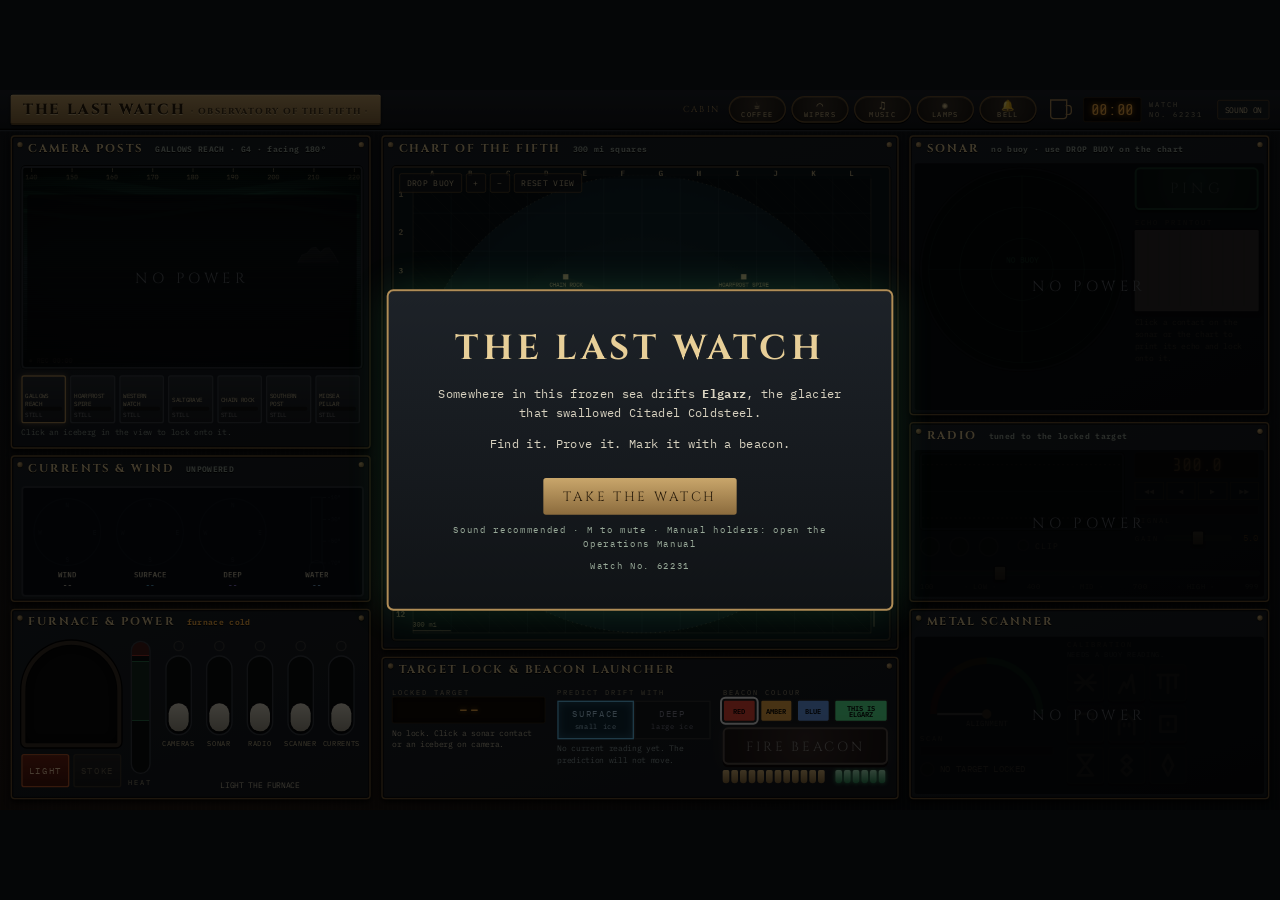
<file: playtest/index.html>
<!doctype html>
<html lang="en">
<head>
<meta charset="utf-8">
<meta name="viewport" content="width=device-width, initial-scale=1">
<title>The Last Watch</title>
<link rel="preconnect" href="https://fonts.googleapis.com">
<link href="https://fonts.googleapis.com/css2?family=Cinzel:wght@600;800&family=IBM+Plex+Mono:wght@400;600&family=Share+Tech+Mono&display=swap" rel="stylesheet">
<link rel="stylesheet" href="css/style.css">
</head>
<body>
<div id="viewport">
<div id="stage" class="dark">

  <!-- top bar -->
  <header id="topbar">
    <div class="plate title">THE LAST WATCH <span>· OBSERVATORY OF THE FIFTH ·</span></div>
    <div id="cabin" class="cabin">
      <div class="cabin-label">CABIN</div>
      <div id="comforts"></div>
      <div id="mug" title="coffee"><div id="mugfill"></div><div class="steam"></div></div>
    </div>
    <div class="clockwrap">
      <div class="nixie" id="clock">00:00</div>
      <div id="watchno" class="lbl"></div>
      <button id="mute" class="small-btn" title="Mute all sound (M)">SOUND ON</button>
    </div>
  </header>

  <!-- cameras -->
  <section class="panel" id="p-cams" style="left:16px;top:68px;width:540px;height:470px">
    <h2>CAMERA POSTS <small id="camname"></small></h2>
    <div class="screen crt" id="camscreen">
      <canvas id="camcanvas" width="508" height="300"></canvas>
      <div id="wiper"></div>
      <div id="repairboard" class="hidden"></div>
      <div class="offline hidden" id="camoff">NO POWER</div>
    </div>
    <div id="camsel"></div>
    <div class="hint">Click an iceberg in the view to lock onto it.</div>
  </section>

  <!-- currents -->
  <section class="panel" id="p-cur" style="left:16px;top:548px;width:540px;height:220px">
    <h2>CURRENTS &amp; WIND <small id="curage"></small></h2>
    <canvas id="curcanvas" width="508" height="160"></canvas>
    <div class="offline hidden" id="curoff">NO POWER</div>
  </section>

  <!-- power -->
  <section class="panel" id="p-pow" style="left:16px;top:778px;width:540px;height:286px">
    <h2>FURNACE &amp; POWER <small id="powcount"></small></h2>
    <div id="furnace">
      <div id="furnacedoor"><div id="flames"></div></div>
      <div id="furnacebtns"><button id="ignite">LIGHT</button><button id="stoke">STOKE</button></div>
    </div>
    <div id="heatgauge"><div id="heatzone"></div><div id="heatfill"></div></div><div id="heatlbl">HEAT</div>
    <div id="furnacestat"></div>
    <div id="switches"></div>
  </section>

  <!-- map -->
  <section class="panel" id="p-map" style="left:572px;top:68px;width:776px;height:772px">
    <h2>CHART OF THE FIFTH <small>300 mi squares</small></h2>
    <div class="screen chart">
      <canvas id="mapcanvas" width="744" height="708"></canvas>
      <div id="maptools">
        <button id="btn-buoy" class="tool">DROP BUOY</button>
        <button id="btn-zin" class="tool sq">+</button>
        <button id="btn-zout" class="tool sq">−</button>
        <button id="btn-home" class="tool">RESET VIEW</button>
      </div>
      <div id="toast"></div>
      <div id="note" class="hidden"></div>
    </div>
  </section>

  <!-- lock & beacon -->
  <section class="panel" id="p-beacon" style="left:572px;top:850px;width:776px;height:214px">
    <h2>TARGET LOCK &amp; BEACON LAUNCHER</h2>
    <div id="lockbox">
      <div class="lbl">LOCKED TARGET</div>
      <div class="nixie big" id="locknum">--</div>
      <div id="lockinfo">No lock. Click a sonar contact or an iceberg on camera.</div>
    </div>
    <div id="driftbox">
      <div class="lbl">PREDICT DRIFT WITH</div>
      <div class="toggle2" id="drift">
        <button data-v="surface">SURFACE<br><small>small ice</small></button>
        <button data-v="deep">DEEP<br><small>large ice</small></button>
      </div>
      <div id="driftinfo"></div>
    </div>
    <div id="firebox">
      <div class="lbl">BEACON COLOUR</div>
      <div id="colors"></div>
      <button id="fire">FIRE<br>BEACON</button>
      <div id="rack"></div>
    </div>
  </section>

  <!-- sonar -->
  <section class="panel" id="p-sonar" style="left:1364px;top:68px;width:540px;height:420px">
    <h2>SONAR <small id="sonarstat"></small></h2>
    <div class="screen round"><canvas id="sonarcanvas" width="300" height="300"></canvas></div>
    <div id="sonarside">
      <button id="ping" class="bigbtn">PING</button>
      <div class="lbl">ECHO PRINTOUT</div>
      <div class="paper"><canvas id="echocanvas" width="176" height="110"></canvas></div>
      <div id="echoinfo">Select a contact.</div>
    </div>
    <div class="offline hidden" id="sonaroff">NO POWER</div>
  </section>

  <!-- radio -->
  <section class="panel" id="p-radio" style="left:1364px;top:498px;width:540px;height:270px">
    <h2>RADIO <small id="radiosrc">tuned to the locked target</small></h2>
    <div class="screen"><canvas id="radiocanvas" width="300" height="110"></canvas></div>
    <div id="songlamps"><span></span><span></span><span></span></div>
    <div id="cliplamp"><div class="lamp off"></div>CLIP</div>
    <div id="radioreadout">
      <div class="nixie" id="freq">300.0</div>
      <div class="fine"><button data-d="-5">◀◀</button><button data-d="-0.5">◀</button><button data-d="0.5">▶</button><button data-d="5">▶▶</button></div>
      <div class="meter"><div id="strength"></div></div>
      <div class="lbl sig">SIGNAL</div>
      <div id="gainrow"><span class="lbl">GAIN</span><input type="range" id="gain" min="0" max="10" step="0.1" value="5"><span id="gainval">5.0</span></div>
    </div>
    <div id="freqrow"><input type="range" id="freqslider" min="100" max="999.9" step="0.1" value="300"><div id="bandticks"><span>100</span><span>· LOW ·</span><span>400</span><span>· MID ·</span><span>700</span><span>· HIGH ·</span><span>999</span></div></div>
    <div class="offline hidden" id="radiooff">NO POWER</div>
  </section>

  <!-- scanner -->
  <section class="panel" id="p-scan" style="left:1364px;top:778px;width:540px;height:286px">
    <h2>METAL SCANNER</h2>
    <canvas id="aligncanvas" width="200" height="130"></canvas>
    <div id="scanstat">
      <div class="lbl">SCAN</div>
      <div class="meter wide"><div id="scanbar"></div></div>
      <div id="metallamp" class="lamp off"></div><span id="metaltext">NO RESULT</span>
    </div>
    <div id="runes">
      <div class="lbl" id="runelbl">CALIBRATION</div>
      <div id="runepad"></div>
    </div>
    <div class="offline hidden" id="scanoff">NO POWER</div>
  </section>

  <div id="winscreen" class="hidden">
    <div class="wincard">
      <div class="small">THE BEACON HAS STRUCK</div>
      <h1>ELGARZ IS MARKED</h1>
      <p>Blue light poured out of the ice where the green beacon struck. Coldsteel answered. A thread of green fire now burns between the Last Watch and Elgarz. Wherever it drifts, you can follow.</p>
      <p class="small" id="wintime"></p>
      <button id="wincontinue">KEEP WATCHING</button>
    </div>
  </div>
  <div id="intro">
    <div class="wincard">
      <h1>THE LAST WATCH</h1>
      <p>Somewhere in this frozen sea drifts <b>Elgarz</b>, the glacier that swallowed Citadel Coldsteel.</p>
      <p>Find it. Prove it. Mark it with a beacon.</p>
      <button id="begin">TAKE THE WATCH</button>
      <p class="small">Sound recommended · M to mute · Manual holders: open the Operations Manual</p>
      <p class="small" id="introseed"></p>
    </div>
  </div>
</div>
</div>
<script type="module" src="src/app.js"></script>
</body>
</html>
</file>
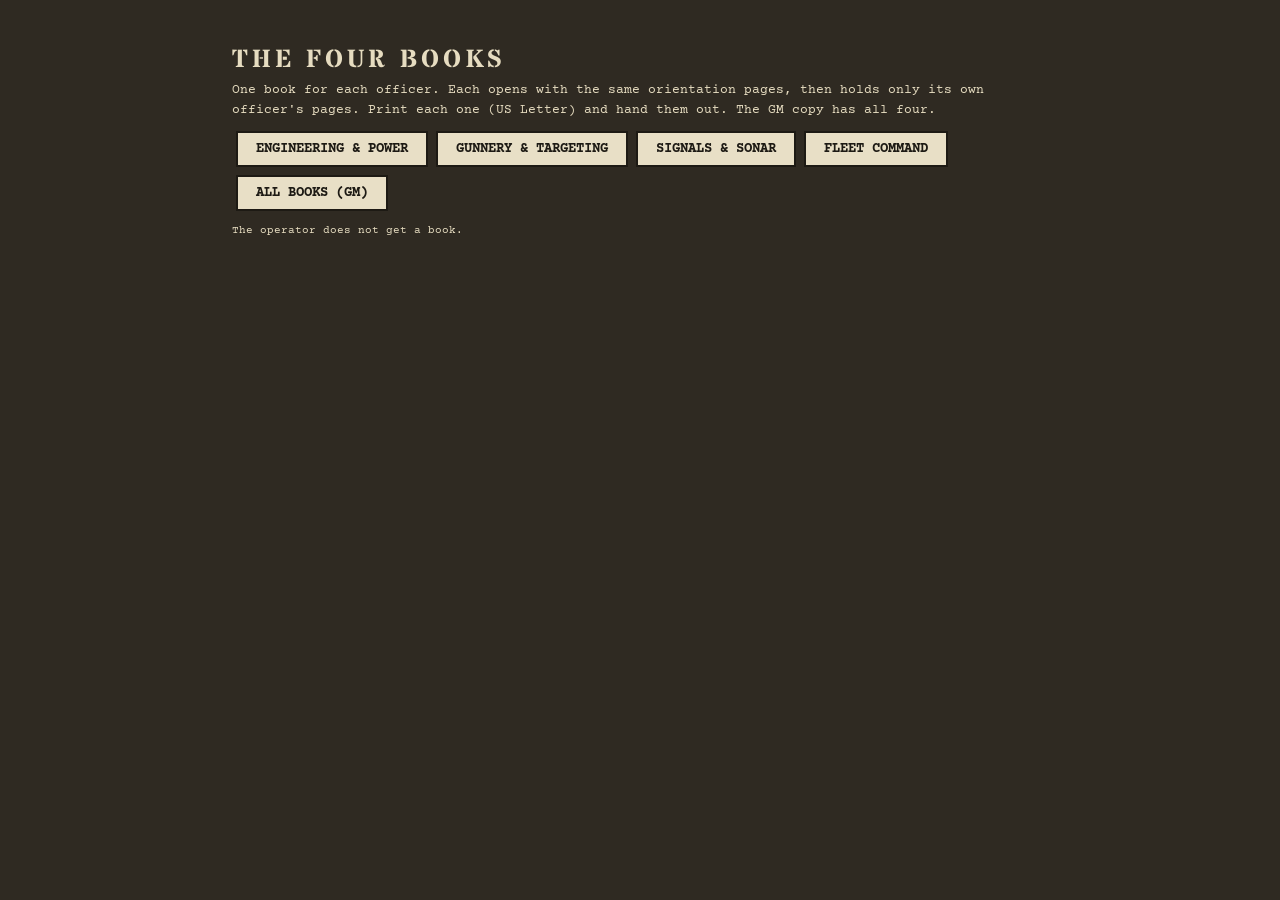
<file: books.html>
<!doctype html>
<html lang="en">
<head>
<meta charset="utf-8">
<meta name="viewport" content="width=device-width, initial-scale=1">
<title>Operations Manual · The Three Books</title>
<link rel="preconnect" href="https://fonts.googleapis.com">
<link href="https://fonts.googleapis.com/css2?family=Caveat:wght@600&family=Courier+Prime:ital,wght@0,400;0,700;1,400&family=Stardos+Stencil:wght@400;700&display=swap" rel="stylesheet">
<style>
  :root { --paper: #f1ead6; --ink: #1d1a14; --red: #9b2116; --rule: #b9ad8b; --faint: #d9cfb3; --blue: #23407a; --green: #2f5e33; }
  * { box-sizing: border-box; }
  body { margin: 0; background: #2f2a22; color: var(--ink); font: 12.5px/1.5 'Courier Prime', 'Courier New', monospace; }
  .page { position: relative; width: 8.5in; height: 11in; margin: 18px auto; padding: 0.78in 0.7in 0.75in; background: var(--paper); overflow: hidden;
    box-shadow: 0 8px 24px rgba(0,0,0,.55);
    background-image: radial-gradient(ellipse at 20% 10%, rgba(255,255,255,.35), transparent 60%), radial-gradient(ellipse at 90% 95%, rgba(120,90,40,.10), transparent 55%); }
  .page::before { content: ''; position: absolute; inset: 0.32in; border: 1.5px solid var(--ink); pointer-events: none; }
  .page::after { content: ''; position: absolute; inset: 0.36in; border: 0.5px solid var(--ink); pointer-events: none; }
  .page.off { display: none; }
  .hdr, .ftr { position: absolute; left: 0.5in; right: 0.5in; display: flex; justify-content: space-between; font-size: 9.5px; letter-spacing: 2px; text-transform: uppercase; }
  .hdr { top: 0.42in; } .ftr { bottom: 0.42in; }
  .hdr b, .ftr b { color: var(--red); }
  h1, h2, h3 { font-family: 'Stardos Stencil', 'Courier Prime', monospace; font-weight: 700; letter-spacing: 3px; margin: 0; }
  h2 { font-size: 24px; border-bottom: 3px double var(--ink); padding-bottom: 4px; margin-bottom: 10px; display: flex; align-items: baseline; gap: 14px; }
  h2 .code { font-size: 14px; color: var(--red); letter-spacing: 2px; }
  h3 { font-size: 14px; margin: 12px 0 4px; }
  p { margin: 0 0 7px; }
  ul, ol { margin: 4px 0 8px; padding-left: 20px; } li { margin-bottom: 2px; }
  table { width: 100%; border-collapse: collapse; margin: 6px 0 10px; font-size: 11.5px; }
  th, td { border: 1px solid var(--ink); padding: 3px 6px; text-align: left; vertical-align: top; }
  th { background: rgba(29,26,20,.08); font-size: 10px; letter-spacing: 1.5px; text-transform: uppercase; }
  .fig { border: 1px solid var(--ink); padding: 8px 8px 4px; margin: 8px 0 10px; background: rgba(255,255,255,.25); }
  .fig svg { display: block; margin: 0 auto; }
  .cap { font-size: 10px; letter-spacing: 1.5px; text-transform: uppercase; border-top: 1px dashed var(--rule); margin-top: 4px; padding-top: 3px; }
  .cap b { color: var(--red); }
  .ask { border-left: 4px solid var(--red); padding: 4px 10px; margin: 6px 0 8px; font-size: 11.5px; background: rgba(155,33,22,.05); }
  .ask b { color: var(--red); letter-spacing: 1px; }
  .ask.crew { border-left-color: var(--blue); background: rgba(35,64,122,.06); }
  .ask.crew b { color: var(--blue); }
  .warn { border: 1.5px solid var(--red); padding: 5px 10px; margin: 8px 0; color: var(--red); }
  .aside { font-size: 11px; font-style: italic; border-left: 2px solid #8a7a5a; padding: 2px 10px; margin: 4px 0 8px; color: #4a4030; }
  .two { display: grid; grid-template-columns: 1fr 1fr; gap: 14px; }
  .stamp { position: absolute; font-family: 'Stardos Stencil', monospace; color: var(--red); border: 3px solid var(--red); padding: 2px 12px; letter-spacing: 4px; opacity: .72; transform: rotate(-8deg); }
  .margin { position: absolute; width: 2.9in; text-align: right; font-family: 'Caveat', cursive; font-size: 16px; line-height: 1.1; color: var(--blue); transform: rotate(-3deg); }
  .margin .re { display: block; margin-top: 4px; color: var(--red); transform: rotate(2deg); }
  .lamp { display: inline-block; width: 11px; height: 11px; border-radius: 50%; border: 1px solid #000; vertical-align: -1px; }
  .R { background: #e33b2a; } .W { background: #fff; } .B { background: #3b7bff; } .Y { background: #f2b01e; } .G { background: #2bb35e; }
  .runes { display: grid; grid-template-columns: repeat(4, 1fr); gap: 6px; }
  .rune { border: 1px solid var(--ink); padding: 5px; text-align: center; font-size: 10.5px; line-height: 1.3; }
  .rune svg { display: block; margin: 0 auto 2px; }
  .cover { display: flex; flex-direction: column; justify-content: center; align-items: center; text-align: center; }
  .cover h1 { font-size: 46px; letter-spacing: 6px; line-height: 1.05; }
  .cover .book { font-family: 'Stardos Stencil'; font-size: 30px; letter-spacing: 6px; margin-top: 18px; color: var(--red); border-top: 3px double var(--ink); border-bottom: 3px double var(--ink); padding: 6px 18px; }
  .lead { font-weight: 700; }
  .tag { display: inline-block; border: 1px solid var(--ink); padding: 0 5px; font-size: 10px; letter-spacing: 1px; }
  .noprint { text-align: center; margin: 14px; color: #e6dcc0; font-family: 'Courier Prime', monospace; }
  .noprint button, .noprint a.btn { font: 700 14px 'Courier Prime', monospace; padding: 8px 18px; margin: 4px; display: inline-block; background: #e8dfc6; color: #1d1a14; border: 2px solid #1d1a14; text-decoration: none; }
  .noprint a.btn.on { background: #9b2116; color: #fff; }
  .noprint a { color: #e8cf98; }
  .picker { max-width: 8.5in; margin: 40px auto; text-align: left; color: #e6dcc0; line-height: 1.6; }
  #t-index td, #t-index th { padding: 1px 6px; }
  #t-flow td { padding: 2px 6px; font-size: 11px; }
  @page { size: letter; margin: 0; }
  @media print { body { background: none; } .page { margin: 0; box-shadow: none; page-break-after: always; } .noprint { display: none; } }
</style>
</head>
<body>
<div class="noprint" id="bar"></div>

<!-- ============ COVER (one per book) ============ -->
<section class="page cover" data-book="each" data-sec="COVER" data-title="Cover">
  <div style="font-size:11px;letter-spacing:5px">TRUE NAVY OF THE FIFTH · OBSERVATORY SERIES</div>
  <div id="coverart" style="margin:26px 0"></div>
  <h1>THE LAST WATCH</h1>
  <div style="font-family:'Stardos Stencil';font-size:20px;letter-spacing:5px;margin-top:6px">OPERATIONS MANUAL</div>
  <div class="book" id="covername"></div>
  <div class="stamp" style="right:0.9in;top:1.3in">RESTRICTED</div>
  <div class="stamp" style="left:0.9in;bottom:1.4in;transform:rotate(5deg);font-size:13px">LOYAL TO GERYON</div>
</section>

<!-- ======================= ORIENTATION: IN EVERY BOOK ======================= -->

<section class="page" data-book="all" data-sec="CONTENTS" data-title="Contents">
  <h2>CONTENTS</h2>
  <table id="t-index"></table>
</section>

<section class="page" data-book="all" data-sec="LW-0" data-title="Orientation">
  <h2><span class="code">LW-0</span> ORIENTATION</h2>
  <p>The Last Watch is an outpost of the <b>True Navy of the Fifth</b>, still loyal to Geryon. Levistus has hunted for Geryon a long time. What he seeks drifts somewhere in this sea: <b>Elgarz</b>, a glacier among thousands, known to the Navy only by a set of coded signs.</p>
  <p>When the Navy must speak with Elgarz, this outpost makes contact. Find the glacier that carries the signs, then strike it with a <b>green transmitter beacon</b>. Elgarz will recognise the call and answer, revealing its position for a time.</p>
  <p>This manual is issued in <b>four books</b>: <b>ENGINEERING</b>, <b>GUNNERY</b>, <b>SIGNALS</b> and <b>FLEET COMMAND</b>. No officer holds every procedure, so most tasks need two of you. Where a page says <span class="tag">ASK SIGNALS</span>, ask Signals.</p>
  <h3>The watch, step by step</h3>
  <table id="t-flow"></table>
</section>

<section class="page" data-book="all" data-sec="LW-0A" data-title="Identifying Elgarz and the cockpit">
  <h2><span class="code">LW-0A</span> IDENTIFYING ELGARZ</h2>
  <div class="fig"><div id="f-sieve"></div><div class="cap"><b>FIG. 0.1</b> Identifying Elgarz. Each test narrows the field. Only Elgarz carries every sign.</div></div>
  <h3>The chart</h3>
  <p>The Last Watch stands on an island mid-sea. Squares run <b>A–L</b> across and <b>1–12</b> down, <span data-v="CELL"></span> miles each. Call positions by square. Shaded corners are out of reach.</p>
  <p>The <b>Tomb of Levistus</b> drifts, ringed at <span data-v="TOMB_RADIUS"></span> miles. Levistus keeps his own close: <b>nothing inside the ring is Elgarz.</b> Four hatched <b>shoals</b> scatter the sonar. Some ice travels together, notably <b>the Graveyard</b>.</p>
  <div class="fig"><div id="f-cockpit"></div><div class="cap"><b>FIG. 0.2</b> The operator's stations. LOOK LEFT, LOOK UP and LOOK DOWN are on the top bar, beside PAUSE.</div></div>
</section>

<section class="page" data-book="all" data-sec="LW-0B" data-title="The sea">
  <h2><span class="code">LW-0B</span> THE SEA</h2>
  <p>The water of Stygia runs from about −185° to −255°, near −215° on a usual night: coldest near the Tomb, and colder as the night goes on. Things live in it. All of them go for the buoy. <b>Ping, then move the buoy.</b></p>
  <p class="aside">Nothing can be colder than <b>absolute zero</b>, −273 °C or 0 K. The ice by the Tomb comes within twenty degrees of it.</p>
  <h3>The hunters</h3>
  <p><b>The Grindmaw</b> answers every ping. It races to the spot (fast from far off, slow over the last square and a half), eats any buoy it finds there, then circles the Watch. <b>Old Tom</b> wakes after about ten minutes and does the same for every <b>buoy splashdown</b>, circling the other way. <b>Frozen monsters</b> sleep in some ice; a beacon strike wakes one, and it swims for the buoy. Move the buoy a full buoy range away and it loses interest.</p>
  <div class="fig"><div id="f-hunters"></div><div class="cap"><b>FIG. 0.3</b> The hunters. Each eats a buoy it finds, then circles the Watch: opposite ways.</div></div>
  <h3>Weather, rock and burrowers</h3>
  <ul>
    <li><b>Storms</b> drift across the sea. Snow on an orb blinds it. <b>A buoy left in a storm for about <span data-t="buoyStormTime"></span> s is torn loose</b>, and the winch with it. Move it out.</li>
    <li><b>Shoals:</b> nothing inside one returns an echo, and a buoy on the rocks hears nothing. Use the orbs instead.</li>
    <li><b>Remorhazes</b> burrow towards an orb that is watched too long. Look away and it cools. The COOLANT rune cools every orb at once.</li>
  </ul>
  <h3>Beacons</h3>
  <p><b>Check HIT CHANCE before firing.</b> Gunnery can help improve it (GU-2).</p>
  <p><span class="lamp R"></span> <b>Red</b> pins the ice to the case board and lets the radio hear it. <span class="lamp Y"></span> <b>Orange</b> also prints its echo. <span class="lamp G"></span> <b>Green</b> carries the Navy's call (GU-2), and recovers any infernal artifact the scanner has named in that glacier. New beacons are built in the Gunnery workshop; the rack holds <span data-t="beaconStock"></span> red, <span data-t="orangeStock"></span> orange and <span data-t="greenStock"></span> green at most.</p>
  <p><b>Not all ice is ice.</b> Four devil warships lie disguised among the glaciers (LW-0E): large, hollow and full of metal, and their radio plays war drums.</p>
</section>

<section class="page" data-book="all" data-sec="LW-0C" data-title="Breakdowns and the password">
  <h2><span class="code">LW-0C</span> BREAKDOWNS &amp; THE PASSWORD</h2>
  <h3>What breaks, and whose book mends it</h3>
  <table id="t-breaks"></table>
  <p>Machines also fail without warning. Every fault shows on the same board in the <b>REPAIR BAY</b> (look up): four conduits, each with three lights, a gauge and a fault code. The flowchart that reads it is in <b>the owner's book</b>. The repair crew needs the <b>REPAIR</b> switch on, except at the furnace grate, which is mended by hand.</p>
  <h3>The password</h3>
  <p>The Watch has one password. When it is called for, a terminal replaces the chart and the furnace and launcher lock. The sea does not wait. The Watch leaves the yard on the factory password, <b>JerryRulz!</b></p>
  <table>
    <tr><th>When</th><th>It wants</th></tr>
    <tr><td>A security update: every nine minutes, or the LOCKDOWN rune</td><td>The <b>current</b> password, then a new one. Each update descends one layer of the Hells and adds that layer's rule; below the ninth, the Pit demands a new toll every time and no old password will do.</td></tr>
    <tr><td>Firing green · relighting the furnace</td><td>The current password; then it fires (after the Fleet Officer's clearance), or lights.</td></tr>
    <tr><td>Enemy shells on the Watch</td><td>The current password; every third, a full update.</td></tr>
    <tr><td>The operator nods off</td><td>The current password to log back in. They come back drowsy: coffee.</td></tr>
  </table>
  <p>It must be entered exactly, capitals and all. <b>Five failed attempts reboot the system</b>: fire out, chute empty, everything off, one or two machines damaged, and the password back to the factory default. Each failed attempt shows two neighbouring characters of the real password.</p>
  <div class="warn"><b>WRITE DOWN THE PASSWORD.</b> Every time it changes. The terminal prints the new one when it is accepted.</div>
  <h3>The base rules</h3>
  <ol id="pwrules" style="margin-top:2px"></ol>
  <div class="margin" style="right:0.95in;bottom:0.85in">default is JerryRulz! — WRITE DOWN THE NEW ONE, JERRY.<span class="re">It was on the back of the fuel docket. Not any more. —I.</span></div>
</section>

<section class="page" data-book="all" data-sec="LW-0D" data-title="The case board">
  <h2><span class="code">LW-0D</span> THE CASE BOARD</h2>
  <div class="ask"><b>ASK THE OPERATOR:</b> the rows on the case board and what each cell shows</div>
  <p>Top right of the main board. Locking ice gives it a dim temporary row; a beacon strike pins it. Readings fill in as they are taken, including any taken before it was pinned. Clicking a row locks that ice again: live if it carries a beacon, otherwise from where it was last seen. Signals keeps the full board on their station, and enters the call signs it shows.</p>
  <div class="fig"><div id="f-case"></div><div class="cap"><b>FIG. 0.4</b> Reading a row.</div></div>
  <table>
    <tr><th>Cell</th><th>Means</th><th>Read it with</th></tr>
    <tr><td>ICE</td><td>Number and length. Elgarz is over 20 miles.</td><td>—</td></tr>
    <tr><td>ECHO</td><td>A copy of the sonar printout, with the water temperature when it was taken.</td><td>SIGNALS</td></tr>
    <tr><td>METAL</td><td>T or F once a scan is complete.</td><td>—</td></tr>
    <tr><td>RADIO</td><td>The lamps <b>as shown</b>, the frequency, the band and the wave shape. <b>SWEPT</b> means the whole band has been searched; SWEPT alone means silence.</td><td>SIGNALS decodes the call sign · GUNNERY looks it up</td></tr>
    <tr><td>VERDICT</td><td>? → SUSPECT → EXCLUDED → ?. Excluded rows are stamped, struck through and moved to the bottom, and their beacons dim.</td><td>everyone</td></tr>
  </table>
  <div class="warn">The board records what has been measured. Deciding which ice is Elgarz is the crew's job.</div>
  <div class="margin" style="right:0.95in;bottom:0.85in">excluded #12 three times. it kept coming back.</div>
</section>

<section class="page" data-book="all" data-sec="LW-0E" data-title="Stations, defences and the fleet">
  <h2><span class="code">LW-0E</span> STATIONS, DEFENCES &amp; THE FLEET</h2>
  <p>Each officer keeps a <b>station</b> of their own, linked to the Watch with the four-character code on the top bar of the operator's screen. A station holds the officer's standing duty, an optional puzzle that helps the Watch, and the fleet tables. Every few minutes the enemy tests one station: the defence console lights up red and the officer there must hold.</p>
  <table>
    <tr><th>Station</th><th>Standing duty</th><th>Defence</th><th>If it fails</th></tr>
    <tr><td><b>GUNNERY</b></td><td>The beacon workshop (GU-5)</td><td><b>Devil fire</b> on the seven orb towers, from the sky or from skiffs on the horizon. Click to burst flak in its path. 30 s. Every other time, <b>the buoy cable</b> instead (as Signals).</td><td>Every tower struck: that orb is destroyed. The cable: the buoy is lost.</td></tr>
    <tr><td><b>SIGNALS</b></td><td>A copy of the sonar · the full case board and the call signs · minesweeping (SI-6)</td><td><b>The buoy cable snaps</b>: steer the splice (arrow keys) and collect the loose ends before they sink, without touching the cable itself or the stray sparks; the walls wrap round. 45 s.</td><td>The buoy is lost.</td></tr>
    <tr><td><b>ENGINEERING</b></td><td>The furnace log, the shed order and the damper · the breaker panel (EN-7)</td><td><b>The stokehold fires fail</b>, every few minutes and whenever the furnace runs into the red: run the four decks and keep every boiler fire in the green. 45 s.</td><td>The lowest system in the shed order drops, the fuel chute is emptied, the lights go red.</td></tr>
    <tr><td><b>FLEET OFFICER</b></td><td>Fleet command (FL-1) · the enemy's dispatches (FL-5)</td><td><b>Submarines below</b>: steer a destroyer along the surface and drop depth charges on the subs and psionic whales rising beneath. 45 s.</td><td>Their own ship takes a hit, and the enemy knows where she lies.</td></tr>
  </table>
  <h3>The fleet</h3>
  <p>The Watch's five ships against a devil fleet of five, on two plotting tables: theirs and ours. Every station and the cabin wall show them. <b>The Fleet Officer commands</b>; with no Fleet Officer on station, the operator commands from the cabin wall.</p>
  <ul>
    <li><b>Salvos.</b> Both fleets fire together when the salvo clock runs out, or sooner when the commander fires: one shot for every ship afloat.</li>
    <li><b>Each ship carries a crew.</b> The Fleet Officer's own is the four-long; each department has a three-long. <b>One hit cracks your station's glass; two and the station lists; sunk, the lights go red</b>, until she is back at sea.</li>
    <li><b>Specials</b> start loaded. A department reloads its own with four flags, read in the Fleet Officer's codebook; every second reload also asks a question in <b>Morse</b>.</li>
    <li><b>A sunk ship</b> is salvaged by the Fleet Officer and Engineering, powered from Engineering's breaker panel, then put back to sea. While one is down, the enemy may <b>shell the Watch</b>.</li>
    <li><b>Disguised warships</b> hide in the ice. A beacon in one plots a ship of theirs on the fleet tables.</li>
  </ul>
  <div class="margin" style="right:0.95in;bottom:0.85in">fired at the same square twice.<span class="re">It will not let you. —I.</span></div>
</section>

<!-- ======================= FLEET COMMAND ======================= -->

<section class="page" data-book="fleet" data-sec="FL-1" data-title="The battle">
  <h2><span class="code">FL-1</span> THE BATTLE</h2>
  <p>Your station shows two plotting tables, <b>12 × 12</b>: <b>their waters</b>, which you map with your shells, and <b>our fleet</b>. Their ships never move. Ships never touch, not even at a corner. Columns are marked with runes, rows with numbers.</p>
  <h3>The fleets</h3>
  <table>
    <tr><th>Ours</th><th>Theirs</th></tr>
    <tr><td><b>THE WARDEN</b> (4): yours, and your station's · <b>THE LANTERN</b> (2): yours · <b>THE CINDERWAKE</b>, <b>THE GALLOWS</b>, <b>THE BRIMSTONE</b> (3 each): Gunnery, Signals, Engineering</td><td>Five ships: 5, 4, 3, 3 and 2 long.</td></tr>
  </table>
  <p>Before the watch begins, drag ours onto our table (R or right click turns one), or press RANDOM, then READY. <b>Bring their fleet down to its last ship and that one runs</b>: ours is refitted and a fresh enemy fleet comes over the horizon.</p>
  <h3>The salvo</h3>
  <ul>
    <li><b>Aim:</b> click their table, one shot for each of our ships afloat. Click again to take it back. <b>Fire</b> when ready, or wait for the clock.</li>
    <li>A hit names the ship's length. A sunk ship shows its outline, and the water round it is marked clear.</li>
    <li><b>The enemy reloads:</b> every hit it lands on us costs it a shot next salvo.</li>
    <li><b>The enemy sounds our water</b> every fourth salvo: a row or a column, marked red on our table. If it finds us there, expect its shells along that line.</li>
    <li>A ship of ours that moves (a boost, a redeployment) leaves the enemy's old hits on her stale.</li>
  </ul>
  <h3>Specials</h3>
  <p>All four start loaded. Place one and it goes with the next salvo; press it again to take it back.</p>
  <table>
    <tr><th>Special</th><th>Reloaded by</th><th>How to place it</th><th>What it does</th></tr>
    <tr><td><b>HEAVY SHELL</b></td><td>Gunnery (FL-2)</td><td>Click their table: the top left of a 2 × 2.</td><td>Shells all four squares. Uses one red beacon (or orange; never green).</td></tr>
    <tr><td><b>SOUNDING</b></td><td>Signals (FL-2)</td><td>Drag it over their table; <b>R</b> turns row or column.</td><td>How many ship squares lie in that line.</td></tr>
    <tr><td><b>BOOST</b></td><td>Engineering (FL-2)</td><td>Click one of ours, then an arrow key.</td><td>Moves her one square.</td></tr>
    <tr><td><b>CROSSHAIR SCAN</b></td><td>You: a decoded dispatch (FL-5)</td><td>Click their table for the centre; <b>R</b> turns the long arm.</td><td>Seven squares: the centre, one each way, and two each way along the long arm. Enemy hulls under it are <b>sighted</b>, not hit.</td></tr>
  </table>
  <div class="margin" style="right:0.95in;bottom:0.85in">shoot where the sounding says. not where you feel.</div>
</section>

<section class="page" data-book="fleet" data-sec="FL-2" data-title="The codebook">
  <h2><span class="code">FL-2</span> THE CODEBOOK</h2>
  <div class="ask crew"><b>ASK THE DEPARTMENT:</b> its four flags, from the top of the hoist down</div>
  <p>Find each flag in its row and read the rune in the column for its place in the hoist. Say the four runes by <b>house and weight</b> ("Iron, weight two"). Gunnery's and Engineering's pads are marked that way; <b>Signals' pad is not</b>: they find each rune in their rune catalogue. A wrong code loads nothing; the flags stay up.</p>
  <table id="t-flagcode"></table>
  <p><b>Every second reload</b> (the second, the fourth, the sixth…) a question follows the code, in <b>Morse</b>, with three answers. The department reads you the dots and dashes; decode them with FL-4 and tell them which answer. <b>A wrong answer locks their reload for a minute</b>; then new flags go up, and a new question with them.</p>
</section>

<section class="page" data-book="fleet" data-sec="FL-3" data-title="Salvage and shells">
  <h2><span class="code">FL-3</span> SALVAGE &amp; SHELLS</h2>
  <div class="ask crew"><b>ASK ENGINEERING:</b> the setting for each row of the salvage board, from their flowchart</div>
  <p>Every sunk ship of ours opens its own <b>salvage dashboard</b> beside your tables.</p>
  <ol>
    <li><b>The salvage board.</b> Four rows, each with three lights, a gauge and a code. Read every row to Engineering; set what their flowchart says (OPEN, CLOSE or CUT); send the salvage crew. A wrong board resets.</li>
    <li><b>Power.</b> The dashboard waits on power from Engineering: they clear their breaker panel and choose to power her. With no officer on Engineering, the operator works the breaker panel from the Watch (LOOK RIGHT).</li>
    <li><b>Redeploy.</b> Sound and powered, she is yours to place: PLACE HER, then click our table anywhere free (R turns her), or AT RANDOM. Leave her waiting three salvos and she is put to sea for you.</li>
  </ol>
  <h3>Shells on the Watch</h3>
  <p>While a ship of ours is down, the enemy has a line on the Watch. The first salvo after she goes down shells it as often as not; after that, about one salvo in ten. A shell breaks a machine, or shakes the console into asking for the password, or both: the operator feels it. No shell falls while a machine broken by an earlier shell is still broken. Get her back to sea and the shelling stops.</p>
  <div class="warn">Lose the whole fleet and the shells crack the furnace grate; the fleet is refitted a minute later.</div>
  <p>Now and then <b>the enemy falls back to await reinforcements</b>: their table empties, and about ninety seconds later a whole new fleet deploys.</p>
</section>

<section class="page" data-book="fleet" data-sec="FL-4" data-title="Morse and the clearance">
  <h2><span class="code">FL-4</span> MORSE &amp; THE CLEARANCE</h2>
  <p>A dot is short, a dash is long. Letters are spaced apart; a stroke ( / ) parts the words. Read each letter here.</p>
  <table id="t-morse"></table>
  <h3>The green beacon's clearance</h3>
  <div class="ask"><b>ASK THE OPERATOR:</b> the Morse on their screen, question and answers</div>
  <p>No green beacon flies without the fleet's word. After the password, the operator's console shows <b>FLEET OFFICER CLEARANCE REQUIRED</b>: two short questions in Morse, each with three answers in Morse. Your station shows the same. Decode them and tell the operator <b>A, B or C</b>. One wrong answer and the green stays in the rack; they may try again.</p>
  <h3>The departments' questions</h3>
  <p>Every second reload a department is asked a question in Morse (FL-2). The same table answers it.</p>
  <div class="margin" style="right:0.95in;bottom:0.85in">dot dash is A. say it out loud.</div>
</section>

<section class="page" data-book="fleet" data-sec="FL-5" data-title="Dispatches and depth charges">
  <h2><span class="code">FL-5</span> DISPATCHES, WARSHIPS &amp; DEPTH CHARGES</h2>
  <h3>The enemy's dispatches</h3>
  <p>Your station picks up the enemy's dispatches: <b>four signal lights</b> from six colours (a colour may repeat). Guess it in <b>eight tries</b>. After each try, a <b>bright peg</b> for every light right in colour and place, a <b>dim peg</b> for every other light right in colour only. Decode one and choose:</p>
  <ul>
    <li><b>Reload your crosshair scan</b> (FL-1), or</li>
    <li><b>Unmask a disguised warship</b>: one is marked on the operator's chart and stamped EXCLUDED on the case board.</li>
  </ul>
  <p>One dispatch a minute. A lost one costs nothing.</p>
  <h3>Disguised warships</h3>
  <p>Four devil battleships lie in the ice, dressed as glaciers. Large, hollow and full of metal, they fool the sonar and the scanner, and their radio plays the war drums of a devil legion. An orb sees an <b>iron hull under the ice</b>. A beacon in one plots one of their ships at sea on our tables, whole.</p>
  <h3>Submarines below</h3>
  <p>Every few minutes your defence console lights: enemy submarines and psionic whales come up beneath a destroyer of ours. For 45 seconds:</p>
  <ul>
    <li><b>← →</b> (or A D) steers along the surface; <b>SPACE</b> drops a depth charge (three in the water at most).</li>
    <li>Their formation sweeps side to side and <b>rises at every turn</b>. Dodge their torpedoes and the whales' pulses: four hits cripple the destroyer.</li>
    <li>Sink them all, or hold for 45 seconds, and the fight is won.</li>
  </ul>
  <div class="warn">If they surface, or the destroyer is crippled, <b>your own ship takes a hit</b> (another of ours if she is down), and the enemy knows where she lies.</div>
</section>

<!-- ======================= ENGINEERING & POWER ======================= -->

<section class="page" data-book="engineer" data-sec="EN-1" data-title="Furnace and power">
  <h2><span class="code">EN-1</span> FURNACE &amp; POWER</h2>
  <p><b>Your station shows the full furnace log</b>: the heat, the chute, and where the heat is heading.</p>
  <p>Everything runs on the furnace. It burns all the time, and <b>each system switched on burns more</b>. <b>STOKE</b> shovels fuel from the chute, which holds <span data-t="chuteMax"></span>; only the <b>FUEL</b> rune fills it (EN-2). Up to three of the seven systems can run, if the heat allows: <b>ORBS</b>, <b>SONAR</b>, <b>RADIO</b>, <b>SCANNER</b>, <b>CURRENTS</b>, <b>REPAIR</b> and <b>WORKSHOP</b> (Gunnery's new beacons cure only while it is on).</p>
  <div class="fig"><div id="f-heat"></div><div class="cap"><b>FIG. EN.1</b> Heat against time with three, two and one systems running. The bands show how many systems the heat allows. One shovel lifts the line by the step shown.</div></div>
  <h3>The furnace log</h3>
  <p>On your station, and on the cabin wall (look left). It gives the heat in numbers, the last three minutes, and where the heat is heading: a <b>solid</b> line for what is on now, <b>dotted</b> lines for the other choices, assuming no more shovels.</p>
  <ul>
    <li><b>SHED ORDER.</b> When the heat falls below a band, the system at the <b>bottom</b> of the list switches off and the alarm sounds. Put what you can least afford to lose at the top.</li>
    <li><b>DAMPER.</b> NORMAL, or LOW: burns <span data-k="damperPct"></span>, but everything powered works <span data-k="damperSlow"></span> slower (warming up, readings, scans, repairs, orb tracking).</li>
    <li><b>Brewing coffee</b> costs <span data-t="coffeeHeat"></span> heat. At the top of the chart the furnace <b>blows out and cracks its grate</b> (EN-5).</li>
  </ul>
  <div class="margin" style="right:0.95in;bottom:0.85in">three shovels is fine if you're quick<span class="re">It is not. —Ixtral</span></div>
</section>

<section class="page" data-book="engineer" data-sec="EN-2" data-title="Rune board">
  <h2><span class="code">EN-2</span> THE RUNE BOARD</h2>
  <div class="ask"><b>ASK THE OPERATOR:</b> the PAGE numeral on the flip card</div>
  <div class="ask crew"><b>ASK SIGNALS:</b> the <b>house</b> and <b>weight</b> of the rune the operator describes. Signals holds the rune catalogue; this book holds what the runes do.</div>
  <p>Twelve unlabelled runes. The board <b>flips every <span data-t="boardFlipEvery"></span> seconds</b> and after every <span data-t="boardFlipPresses"></span> presses: the runes rearrange and the page changes. What a rune does depends on its <b>house</b>, its <b>weight</b> and the <b>page</b>. Every page has FUEL and COFFEE somewhere.</p>
  <div class="two">
    <div class="fig"><div id="f-shift"></div><div class="cap"><b>FIG. EN.2</b> Page shift. Find the rune's weight on the left; read across to the page for the weight to use.</div></div>
    <div class="fig"><div id="f-grid"></div><div class="cap"><b>FIG. EN.3</b> Function grid. House down the side, the weight to use on this page across the top.</div></div>
  </div>
  <table>
    <tr><th>Function</th><th>Effect</th></tr>
    <tr><td><b>FUEL</b></td><td>One shovel into the fuel chute.</td></tr>
    <tr><td><b>COFFEE</b></td><td>Brews a pot (costs heat). The operator clicks the mug to drink; it clears fatigue.</td></tr>
    <tr><td><b>COOLANT</b></td><td>Cools every orb at once; a burrower on its way gives up.</td></tr>
    <tr><td><b>DECOY</b></td><td>A noisemaker from the buoy, out to one side. The Grindmaw chases it. Needs a buoy.</td></tr>
    <tr><td><b>LAUNCH</b></td><td>Fires a red beacon at once. With nothing locked, it flies wild.</td></tr>
    <tr><td><b>PURGE</b></td><td>Dumps the fuel chute.</td></tr>
    <tr><td><b>SHUTTER</b></td><td>Shutters over the sonar and the orbs for <span data-t="shutterTime"></span> s.</td></tr>
    <tr><td><b>LOCKDOWN</b></td><td>A password security update (LW-0C).</td></tr>
    <tr><td><b>LIGHTS</b></td><td>Cabin lighting: normal → red → green → normal.</td></tr>
    <tr><td><b>RADIO</b></td><td>The cabin radio on or off. While it plays, false stations sit on the band (EN-4).</td></tr>
    <tr><td><b>SUCCUBUS</b></td><td>A visitor. Her posters drop over the instruments, here and at the officers' stations. Most roll up after five seconds; four stay down until someone pulls the cord (it drops after three seconds).</td></tr>
    <tr><td><b>ALARM</b></td><td>The klaxon, and the cabin lights flash red for seven seconds. No other effect.</td></tr>
    <tr><td><b>CONFETTI</b></td><td>Spectacle. No other effect.</td></tr>
  </table>
  <p>Every press counts towards the next flip, whatever it does.</p>
</section>

<section class="page" data-book="engineer" data-sec="EN-3" data-title="Metal scanner">
  <h2><span class="code">EN-3</span> METAL SCANNER</h2>
  <div class="ask"><b>ASK THE OPERATOR:</b> wind FROM · SURFACE and DEEP speeds · WATER temperature (Currents panel)</div>
  <div class="ask crew"><b>ASK SIGNALS:</b> the house and weight of each of the nine runes on the scanner plate</div>
  <p>The scanner <b>rides on the buoy</b>. It scans locked ice only <b>inside the buoy's range</b>, and only once set for the water at the buoy. Press one rune from each house, four in all. A wrong press locks the plate for <span data-t="runeLockout"></span> s. When the water at the buoy has changed for about <span data-t="detuneAfter"></span> s, the setting drifts out of tune.</p>
  <div class="two">
    <div class="fig"><div id="f-rose"></div><div class="cap"><b>FIG. EN.4</b> Step 1. Wind FROM picks the first house.</div></div>
    <div class="fig"><div id="f-wheel"></div><div class="cap"><b>FIG. EN.5</b> Step 2. DEEP faster than SURFACE: clockwise. Otherwise anticlockwise.</div></div>
  </div>
  <div class="fig"><div id="f-temp"></div><div class="cap"><b>FIG. EN.6</b> Step 3. Water temperature picks which rune to press from each house, by weight. Each line is labelled with the first temperature of the band to its right.</div></div>
  <p>Every house has at least two runes on the plate. Read the panel just before you start pressing. <b>A positive reading can blow the scanner's fuse.</b> The reading still stands; repair the scanner before the next scan (EN-5).</p>
  <div class="warn"><b>Infernal artifacts.</b> Worked metal sometimes hides one: the first metal the scanner finds always does, and so do a handful of others. The scanner names it. Strike that glacier with a <b>green</b> beacon and the artifact is recovered, at the price of a green.</div>
</section>

<section class="page" data-book="engineer" data-sec="EN-4" data-title="Radio tuning">
  <h2><span class="code">EN-4</span> RADIO TUNING</h2>
  <div class="ask"><b>ASK THE OPERATOR:</b> the frequency · the signal meter · whether the wave touches the dashed brass lines · is the cabin radio playing?</div>
  <p>The radio (overhead deck) hears the ice <b>through a beacon lodged in it</b>. No beacon, nothing to hear. Engineering brings the signal in, <b>Signals</b> decodes it, and <b>Gunnery</b> reads its meaning.</p>
  <ol>
    <li>Lock the beaconed ice. Slide the frequency until the <b>signal meter</b> climbs.</li>
    <li>Set the <b>GAIN</b> until the wave just touches the dashed brass lines. The lamps flash only when the gain is right.</li>
    <li>Note the <b>band</b> (FIG. EN.7), printed in the corner of the radio screen. Signals and Gunnery both need it.</li>
  </ol>
  <div class="fig"><div id="f-band"></div><div class="cap"><b>FIG. EN.7</b> The band. The number on each line is the first frequency of the band to its right.</div></div>
  <div class="warn"><b>Clipping burns out the receiver.</b> Too much gain clips the wave; clip for <span data-t="fuseClip"></span> s and the receiver burns out (EN-5). The FUSE meter fills as it heats.</div>
  <div class="warn"><b>Cabin radio check:</b> while the cabin radio plays (you will hear it), three stations from Dis share the band, and one sounds like the Triad. Turn it off with the RADIO rune. If the signal stays, it is real.</div>
  <div class="margin" style="right:0.95in;bottom:0.85in">the dance band station is NOT a clue</div>
</section>

<section class="page" data-book="engineer" data-sec="EN-5" data-title="Engineering repairs">
  <h2><span class="code">EN-5</span> ENGINEERING REPAIRS</h2>
  <div class="ask"><b>ASK THE OPERATOR:</b> for each of the four rows: the three lights, left to right · the gauge · the fault code</div>
  <p>This flowchart mends <b>the furnace grate</b>, <b>the radio receiver</b> and <b>the metal scanner</b>. Take each row through FIG. EN.8 from the top: the first YES decides. Set every row, then <b>SEND THE REPAIR CREW</b>. A wrong row sparks and resets. Every fault calls for at least one CLOSE and one CUT.</p>
  <p><b>Gauge bands:</b> LOW is under 30 · MID is 30 to 69 · HIGH is 70 and over. The grate is mended by hand; everything else needs the REPAIR switch on.</p>
  <div class="fig"><div id="f-flow-engineer"></div><div class="cap"><b>FIG. EN.8</b> Engineering repair flowchart. No YES at all: OPEN.</div></div>
  <p class="ex" data-dept="engineer"></p>
</section>

<section class="page" data-book="engineer" data-sec="EN-6" data-title="The sounding core">
  <h2><span class="code">EN-6</span> THE SOUNDING CORE</h2>
  <div class="ask crew"><b>ASK GUNNERY:</b> the casing's <b>serial</b> and the colour of its <b>status lamp</b></div>
  <p>Every <b>orange</b> and <b>green</b> beacon carries a sounding core, built to Engineering's design. Gunnery fits it at the bench; this book says which core. A core is told by its <b>notches</b> (one to four) and its <b>seal</b> (brass or rubber).</p>
  <ol id="rec-engineer"></ol>
  <p><b>Example.</b> Serial <b>KTR-47</b>, lamp yellow: 4 halved is 2, so two notches; there is an R, so a rubber seal.</p>
  <h2 style="margin-top:22px" data-title="The breakers and the stokehold"><span class="code">EN-7</span> THE BREAKERS &amp; THE STOKEHOLD</h2>
  <p><b>The breaker panel</b> sits on your station at all times: four by four, then five by five, in turn. <b>Pressing a breaker flips it and its four neighbours.</b> Get every breaker dark and choose: <b>a free shovel of fuel</b>, or, while one of our ships is being salvaged, <b>power for that ship</b>. Once a minute; nothing goes wrong if you leave it.</p>
  <p><b>The fleet.</b> Your special is the <b>boost</b> (one of our ships moves a square). It starts loaded; reload it by describing your four flags to the Fleet Officer and pressing the runes they read back. Every second reload a question in Morse follows: read it to them, choose their answer (a wrong one locks you out for a minute). When one of our ships is sunk, the Fleet Officer reads you its <b>salvage board</b>: answer each row with this book's repair flowchart (EN-5), exactly as for the repair bay.</p>
  <p><b>The stokehold</b> calls for you every few minutes, and whenever the furnace runs into the red: four boiler fires, one at the end of each deck, all burning down at their own pace. For 45 seconds, keep every fire in the <b>green</b>.</p>
  <ul>
    <li><b>↑ ↓</b> (or W S) runs the stoker between decks; <b>SPACE</b> flings a shovel of coal down the deck. It takes a moment to reach the fire: throw ahead of need.</li>
    <li>A fire that goes <b>out</b> is a fail. So is one stoked past the top: it <b>bursts</b>. Each fire's gauge shows the green band; a dying fire glows blue, an overheated one red.</li>
    <li>A dead fire relights low, a burst one vents back to the middle. <b>Three fails</b> and the stokehold is lost.</li>
  </ul>
  <div class="warn">If the stokehold is lost: the lowest system in the shed order switches off, the fuel chute is emptied into the failing fires, and the cabin lights go red.</div>
</section>

<!-- ======================= GUNNERY & TARGETING ======================= -->

<section class="page" data-book="gunnery" data-sec="GU-1" data-title="Scrying orbs">
  <h2><span class="code">GU-1</span> SCRYING ORBS</h2>
  <div class="ask"><b>ASK THE OPERATOR:</b> the WIND and AIR readout in the corner of the orb's feed</div>
  <div class="ask crew"><b>ASK SIGNALS:</b> the <b>house</b> of the rune carved on the orb's housing (the operator describes it)</div>
  <div class="warn"><b>Two different locks.</b> <b>Unlocking</b> an orb lets it turn. <b>Locking</b> a target tells the launcher which iceberg you mean.</div>
  <p>Seven orbs ring the island. A <b>locked</b> orb looks one way only; click ice in it to lock on and read its <b>length</b> (red at 20 miles or under). An <b>unlocked</b> orb also <b>turns</b>, <b>zooms ×2</b>, <b>tracks drift</b> (hold the ice in view about <span data-t="trackTime"></span> s) and <b>follows its ice while watched</b>. Unlocked orbs heat more slowly, but a watched orb still draws a <b>remorhaz</b> in the end.</p>
  <h3>Unlocking</h3>
  <p><b>1.</b> Plot the orb's own WIND and AIR on FIG. GU.1 and set both levers. <b>2.</b> Press the three plates in the order for the <b>house of the housing rune</b> (FIG. GU.2). An orb stays unlocked until it breaks. A repaired orb comes back <b>locked, with a new housing rune</b>.</p>
  <div class="fig"><div id="f-levers"></div><div class="cap"><b>FIG. GU.1</b> Lever chart. Each line is labelled with the first value on its far side: a reading exactly on a line belongs to the region above or to the right of it.</div></div>
  <div class="fig"><div id="f-plates"></div><div class="cap"><b>FIG. GU.2</b> Servo plate order by the house of the housing rune.</div></div>
  <p>An orb may show <b>iron under the ice</b>: a disguised devil warship (LW-0E). A beacon in her plots one of their ships for the Fleet Officer.</p>
  <div class="margin" style="right:0.95in;bottom:0.85in">every orb has its own weather. I checked all seven.</div>
</section>

<section class="page" data-book="gunnery" data-sec="GU-2" data-title="Aiming and beacons">
  <h2><span class="code">GU-2</span> AIMING &amp; BEACONS</h2>
  <div class="ask"><b>ASK THE OPERATOR:</b> the HIT CHANCE · the line under it · where the fix came from (SONAR, ORB or BEACON)</div>
  <p>Lock from the <b>sonar</b> or from an <b>orb</b>. The beacon flies to where the Watch predicts the ice will be. The HIT CHANCE is the odds of a strike if you fire now. A fresh fix and a good drift measurement keep it high; when it is low, the line beneath it says why.</p>
  <table>
    <tr><th>Fix from</th><th>To keep the chance high</th></tr>
    <tr><td><b>SONAR</b></td><td>CURRENTS powered, buoy close to the ice. Each ping takes a fresh reading. A fix grows stale: after about a minute, ping again (mind the sonar head).</td></tr>
    <tr><td><b>ORB</b></td><td>An <b>unlocked</b> orb. Hold the ice in view until <b>TRACKING ✓ DRIFT MEASURED</b>. Lose sight of it and the chance falls. <b>Wind and snow at the orb cap what its track is worth</b> (never below 50%); a fresh current reading near the ice has no such limit, and the launcher uses whichever is better.</td></tr>
    <tr><td><b>BEACON</b></td><td>Ice already carrying a beacon reports its own position: <b>100%</b>.</td></tr>
  </table>
  <ul>
    <li>Fast-drifting ice is harder to hit. Fire soon after the fix.</li>
    <li>Every miss is reported with its distance and the reason; the chart marks where the ice really was.</li>
    <li><b>Green asks for the password</b>, then, with a Fleet Officer on station, <b>their clearance</b> (two questions in Morse), then fires. Fire it only when the whole crew agrees.</li>
    <li>The launcher <b>jams every few shots</b> (GU-4). New beacons come only from the workshop (GU-5).</li>
    <li><b>The fleet:</b> your special is the <b>heavy shell</b>. It starts loaded; reload it with your four flags, read in the Fleet Officer's codebook (every second reload, a Morse question too). Each one fired takes a red beacon (or an orange; never a green).</li>
  </ul>
  <h3>Beacons</h3>
  <p>Every strike pins the ice to the <b>case board</b> and lets the <b>radio</b> hear it. A strike on a <b>frozen monster</b> wakes it.</p>
  <table id="t-payloads2"></table>
</section>

<section class="page" data-book="gunnery" data-sec="GU-3" data-title="The codebook">
  <h2><span class="code">GU-3</span> THE CODEBOOK</h2>
  <div class="ask crew"><b>ASK SIGNALS:</b> the <b>call sign</b> they decoded (three colours, in order) · <b>ASK ENGINEERING</b> or the operator: the <b>band</b></div>
  <p>Every glacier gives off something the radio can hear. Signals turns what the radio shows into a call sign; this codebook turns the call sign into meaning. Find the call sign down the side and the band across the top. Elgarz sings <b>the Triad</b>: Glass, Ember and the Bull.</p>
  <table id="t-codebook"></table>
  <p>Any other call sign is noise. The same call sign means different things in different bands: always ask for the band.</p>
  <div class="margin" style="right:0.95in;bottom:0.85in">the Triad on LOW is NOT the Triad<span class="re">Read the band. —I.</span></div>
</section>

<section class="page" data-book="gunnery" data-sec="GU-4" data-title="Gunnery repairs">
  <h2><span class="code">GU-4</span> GUNNERY REPAIRS</h2>
  <div class="ask"><b>ASK THE OPERATOR:</b> for each of the four rows: how many lights are red · the gauge, exactly · the fault code</div>
  <p>This flowchart mends <b>the beacon launcher</b> and <b>the orbs</b>. Take each row through FIG. GU.3 from the top: the first YES decides. Set every row, then <b>SEND THE REPAIR CREW</b> (the REPAIR switch must be on). A wrong row sparks and resets. Every fault calls for at least one CLOSE and one CUT.</p>
  <p>Gunnery reads the <b>exact gauge</b>; the lights are only counted.</p>
  <div class="fig"><div id="f-flow-gunnery"></div><div class="cap"><b>FIG. GU.3</b> Gunnery repair flowchart. No YES at all: OPEN.</div></div>
  <p class="ex" data-dept="gunnery"></p>
  <div class="margin" style="right:0.95in;bottom:0.85in">when in doubt I cut everything<span class="re">Hence the requisitions backlog. —I.</span></div>
</section>

<section class="page" data-book="gunnery" data-sec="GU-5" data-title="The beacon workshop">
  <h2><span class="code">GU-5</span> THE BEACON WORKSHOP</h2>
  <div class="ask crew"><b>ASK ENGINEERING:</b> the sounding core (orange and green) · <b>ASK SIGNALS:</b> the transmitter crystal (green): give them the call band</div>
  <p>The Watch starts with <span data-t="beaconStock"></span> red, <span data-t="orangeStock"></span> orange and <span data-t="greenStock"></span> green beacons, and <b>the rack holds no more</b>: fire one to make room. Every other beacon is built here, on your station.</p>
  <ol>
    <li><b>Choose the colour and take a casing.</b> Each casing is stamped with a <b>serial</b> and has a <b>status lamp</b>.</li>
    <li><b>Fit the parts.</b> Drag each part from the tray onto its slot. The shell is yours (below); the core and the crystal are the other departments' designs.</li>
    <li><b>Pack the charge.</b> Drag every block into the chamber until it is full. R or right click turns the block you hold.</li>
    <li><b>SEAL.</b> A wrong part pops back out of its slot.</li>
    <li><b>Cure.</b> The beacon waits in the rack until the operator has the <b>WORKSHOP</b> switch on for <span data-t="cureTime"></span> s, then joins the launcher's stock.</li>
  </ol>
  <div class="fig"><div id="f-beacon"></div><div class="cap"><b>FIG. GU.3</b> A beacon, built and in parts. The recipes say which part; this says where to look.</div></div>
  <h3>The shell: every beacon</h3>
  <ol id="rec-gunnery"></ol>
  <p id="rec-call"></p>
  <p><b>Example.</b> Serial <b>KTR-47</b>, lamp yellow, red beacon: 4 + 7 = 11, odd, so two bands; no vowel, so red bands. The digits are three apart and the lamp is yellow: STRAIGHT fins. 7 is bigger than 4: an IRON cap.</p>
  <div class="margin" style="right:0.95in;bottom:0.85in">the green ones take three of us.<span class="re">As intended. —I.</span></div>
</section>

<!-- ======================= SIGNALS & SONAR ======================= -->

<section class="page" data-book="signals" data-sec="SI-1" data-title="Rune catalogue">
  <h2><span class="code">SI-1</span> RUNE CATALOGUE</h2>
  <p>Have the operator describe the rune; find it here and call out its <b>house</b> and <b>weight</b>. You will be asked all watch: by <b>Engineering</b> for the rune board and the scanner plate, and by <b>Gunnery</b> for the rune on an orb's housing.</p>
  <div class="runes" id="runes"></div>
</section>

<section class="page" data-book="signals" data-sec="SI-2" data-title="Sonar and echoes">
  <h2><span class="code">SI-2</span> SONAR &amp; ECHOES</h2>
  <div class="ask"><b>ASK THE OPERATOR:</b> for each contact: its length · the WATER temperature on the strip · the bumps (even or uneven?) · the tail (flat, wavy or pulsing?) · the HEAD STRAIN bars</div>
  <p><b>Reading echoes yourself.</b> Click any contact on your copy of the sonar to print its echo. It does not change what the operator has selected or locked: read it, then talk them onto the right ice.</p>
  <p>Drop a buoy, then <b>PING</b> once. Every contact in range returns a full printout; <b>click each one</b> to read it. With CURRENTS powered, a ping also takes a current reading. Contacts fade after <span data-t="contactFade"></span> s. <b>Spare the sonar head:</b> <span data-t="sonarStrainPings"></span> pings inside <span data-t="sonarStrainWindow"></span> s crack it (SI-4). The HEAD STRAIN bars drain as it recovers.</p>
  <p>The printout sweeps across the strip every few seconds. <b>Watch two sweeps.</b> The first spike is the surface (taller means longer). Then one bump per chamber. Then the tail. A <b>wavy</b> tail ripples the same way every sweep; a <b>pulsing</b> tail beats in pairs that swell and fade.</p>
  <div class="fig"><div id="f-echo"></div><div class="cap"><b>FIG. SI.1</b> The five echoes. The last two over two sweeps: a wavy tail repeats; a pulsing tail swells and fades. An <b>orange sounding charge</b> prints the same with no ping.</div></div>
  <div class="fig"><div id="f-classes"></div><div class="cap"><b>FIG. SI.2</b> Bumps down the side, tail across the top. <b>*</b> Mind the cold water.</div></div>
  <p><b>* Cold water.</b> Below <span data-v="COLD_WATER"></span>° on the strip, a frozen monster is too cold to pulse and reads as HALLS. The radio and the scanner tell them apart.</p>
</section>

<section class="page" data-book="signals" data-sec="SI-3" data-title="Radio decoding">
  <h2><span class="code">SI-3</span> RADIO DECODING</h2>
  <div class="ask"><b>ASK THE OPERATOR:</b> the <b>wave shape</b> on the radio screen · the <b>three lamps</b>, left to right, as they flash · the <b>band</b> in the corner</div>
  <p>Engineering tunes the radio in. When the gain is right, the three lamps flash a pattern, <b>scrambled by the wave shape</b>. Unscramble it with FIG. SI.3 to get the <b>call sign</b>, then give the call sign and the band to <b>Gunnery</b>, whose codebook says what it means.</p>
  <div class="fig"><div id="f-shapes"></div><div class="cap"><b>FIG. SI.3</b> Read the lamps by the wave shape. The call sign is the colours you read, in order.</div></div>
  <table>
    <tr><th>Shape</th><th>Looks like</th><th>To get the call sign</th></tr>
    <tr><td><b>SMOOTH</b></td><td>a rolling wave</td><td>read the lamps as shown</td></tr>
    <tr><td><b>STEPPED</b></td><td>square steps</td><td>read them right to left</td></tr>
    <tr><td><b>JAGGED</b></td><td>a saw blade</td><td>swap every red and blue (white stays)</td></tr>
  </table>
  <p>The case board keeps the lamps <b>as shown</b> and the shape for every glacier you have heard, so any of them can be decoded again later.</p>
  <div class="warn"><b>Cabin radio check:</b> while the cabin radio plays, three false stations share the band, and one decodes to the Triad. If you hear music, have the RADIO rune pressed and listen again.</div>
  <div class="margin" style="right:0.95in;bottom:0.85in">wrote the call sign backwards. twice.<span class="re">That is what STEPPED means. —I.</span></div>
</section>

<section class="page" data-book="signals" data-sec="SI-4" data-title="Signals repairs">
  <h2><span class="code">SI-4</span> SIGNALS REPAIRS</h2>
  <div class="ask"><b>ASK THE OPERATOR:</b> for each of the four rows: the three lights, <b>left to right</b> · is the gauge 50 or more? · the fault code, letter by letter</div>
  <p>This flowchart mends <b>the buoy winch</b> and <b>the sonar head</b>. Take each row through FIG. SI.4 from the top: the first YES decides. Set every row, then <b>SEND THE REPAIR CREW</b> (the REPAIR switch must be on). A wrong row sparks and resets. Every fault calls for at least one CLOSE and one CUT.</p>
  <p>Signals reads the <b>order of the lights</b> and the <b>code</b>; the gauge only counts as HIGH (50 or more) or LOW. Codes run letter, digit, letter; the vowels are A, E and U.</p>
  <div class="fig"><div id="f-flow-signals"></div><div class="cap"><b>FIG. SI.4</b> Signals repair flowchart. No YES at all: OPEN.</div></div>
  <p class="ex" data-dept="signals"></p>
</section>

<section class="page" data-book="signals" data-sec="SI-5" data-title="The transmitter crystal">
  <h2><span class="code">SI-5</span> THE TRANSMITTER CRYSTAL</h2>
  <div class="ask crew"><b>ASK GUNNERY:</b> the casing's <b>serial</b>, its <b>lamp</b>, and the <b>call band</b> from their codebook</div>
  <p>Every <b>green</b> beacon carries a transmitter crystal, cut to Signals' design: it is what carries the Navy's call to Elgarz. Gunnery fits it at the bench; this book says which crystal. A crystal is told by its <b>facets</b> (three, five or seven) and its <b>tint</b> (clear, smoky or rose).</p>
  <ol id="rec-signals"></ol>
  <p><b>Example.</b> Serial <b>KTR-47</b>, lamp yellow, call band MID: five facets; the letters are all different and the lamp is yellow, so smoky.</p>
  <h2 style="margin-top:22px" data-title="Minesweeping and the cable"><span class="code">SI-6</span> MINESWEEPING &amp; THE CABLE</h2>
  <p><b>Minesweeping</b> sits on your station at all times: eight by eight, eight mines, a safe patch already open. <b>Complete a sweep and the Watch's guns are free to fire: a beacon strikes a random iceberg</b>, pinning it to the case board. Or choose to <b>sight a square of an enemy hull</b> on the fleet tables. One sweep a minute; a mine costs nothing but the sweep.</p>
  <p><b>The fleet.</b> Your special is the <b>sounding</b>: how many ship squares lie in one row or column. It starts loaded. To reload, describe your four flags; the Fleet Officer names each rune by <b>house and weight</b>; find it in your rune catalogue (SI-1) and press it. Every second reload a Morse question follows: read it out, choose their answer.</p>
  <ul>
    <li><b>Left click</b> opens a square. A number is how many of the eight squares around it hold a mine.</li>
    <li><b>Right click</b> flags a square you know is a mine. No guessing is ever needed.</li>
  </ul>
  <p><b>The buoy cable</b> snaps every few minutes. Steer the splice with the arrow keys (or WASD) and collect ten loose ends within 45 seconds. The cable starts fifteen lengths long and grows to twenty-five; the first five seconds are safe. Run into a wall and you come out the other side; run into the cable itself, or one of the <b>stray sparks</b> drifting through the water, and the splice fails. A loose end left for six seconds <b>sinks</b>, and another floats up somewhere else.</p>
  <div class="warn">If the splice fails, or time runs out, the buoy is lost (the winch must be repaired).</div>
</section>

<script type="module">
import { TUNING as T, TOMB_RADIUS, CELL, RADIO_TABLE, BOARD_GRID, BOARD_PAGES, PLATE_BY_HOUSE, windLever, tempLever, bandOf, COLD_WATER } from './src/scenario.js';
import { RUNES, HOUSES, glyphSVG, leadingHouse, tempBandName, echoAt, ECHO_W, ECHO_EXAMPLES } from './src/glyphs.js';
import { FLAGS, CODEBOOK, PAD, flagSVG, padName } from './src/fleet.js';
import { MORSE } from './src/morse.js';
import { RULES as PW_RULES } from './src/password.js';
import { FLOWS, DEFAULT_ACTION, repairAction, OWNER, DEPTS } from './src/repair.js';
import { burnRate, BREAKABLE } from './src/sim.js';
import { RECIPES, GUNNERY_CALL } from './src/workshop.js';

const INK = '#1d1a14', RED = '#9b2116', RULE = '#b9ad8b', FAINT = '#d9cfb3', BLUE = '#23407a', FONT = "font-family='Courier Prime, monospace'";
const $ = id => document.getElementById(id);
const svg = (w, h, body) => `<svg width="${w}" height="${h}" viewBox="0 0 ${w} ${h}">${body}</svg>`;
const txt = (x, y, s, o = {}) => `<text x="${x}" y="${y}" ${FONT} font-size="${o.size || 11}" fill="${o.fill || INK}" text-anchor="${o.anchor || 'start'}" ${o.bold ? "font-weight='700'" : ''} ${o.rot ? `transform='rotate(${o.rot} ${x} ${y})'` : ''}>${s}</text>`;
const line = (x1, y1, x2, y2, o = {}) => `<line x1="${x1}" y1="${y1}" x2="${x2}" y2="${y2}" stroke="${o.stroke || INK}" stroke-width="${o.w || 1}" ${o.dash ? `stroke-dasharray='${o.dash}'` : ''}/>`;
const rect = (x, y, w, h, o = {}) => `<rect x="${x}" y="${y}" width="${w}" height="${h}" fill="${o.fill || 'none'}" stroke="${o.stroke || INK}" stroke-width="${o.w || 1}" ${o.rx ? `rx='${o.rx}'` : ''}/>`;
// Where does a function of whole numbers change its answer? Returns [{at, from, to}].
function switches(fn, lo, hi) { const out = []; let prev = fn(lo); for (let v = lo + 1; v <= hi; v++) { const cur = fn(v); if (cur !== prev) out.push({ at: v, from: prev, to: cur }); prev = cur; } return out; }

// ---------- which book ----------
const BOOKS = {
  engineer: { name: 'ENGINEERING & POWER', short: 'ENGINEERING' },
  gunnery: { name: 'GUNNERY & TARGETING', short: 'GUNNERY' },
  signals: { name: 'SIGNALS & SONAR', short: 'SIGNALS' },
  fleet: { name: 'FLEET COMMAND', short: 'FLEET' },
};
const book = new URLSearchParams(location.search).get('book');
const bar = $('bar');
const links = Object.entries(BOOKS).map(([k, b]) => `<a class="btn${book === k ? ' on' : ''}" href="?book=${k}">${b.name}</a>`).join('') + `<a class="btn${book === 'all' ? ' on' : ''}" href="?book=all">ALL BOOKS (GM)</a>`;
if (!BOOKS[book] && book !== 'all') {
  document.querySelectorAll('.page').forEach(p => p.classList.add('off'));
  bar.insertAdjacentHTML('beforeend', `<div class="picker"><h1 style="font-family:'Stardos Stencil';letter-spacing:4px">THE FOUR BOOKS</h1>
    <p>One book for each officer. Each opens with the same orientation pages, then holds only its own officer's pages. Print each one (US Letter) and hand them out. The GM copy has all four.</p>
    <p>${links}</p><p style="font-size:11px">The operator does not get a book.</p></div>`);
} else {
  bar.innerHTML = links + ` <button onclick="print()">PRINT OR SAVE AS PDF (US LETTER)</button>`;
  // "all" (the GM copy): the orientation once, then every officer's pages
  document.querySelectorAll('.page').forEach(p => { const b = p.dataset.book; if (!(b === 'all' || b === 'each' || book === 'all' || b === book)) p.classList.add('off'); });
  const cover = document.querySelector('[data-book="each"]');
  cover.querySelector('.book').textContent = book === 'all' ? 'ALL FOUR BOOKS' : BOOKS[book].name;
  document.title = 'Operations Manual · ' + (BOOKS[book] ? BOOKS[book].name : 'all four books');
}
const visible = () => [...document.querySelectorAll('.page:not(.off)')];
const shortName = book === 'all' ? 'GM COPY' : BOOKS[book] ? BOOKS[book].short : '';

// ---------- values in the text ----------
document.querySelectorAll('[data-t]').forEach(e => { e.textContent = T[e.dataset.t]; });
document.querySelectorAll('[data-v]').forEach(e => { e.textContent = { TOMB_RADIUS, CELL, COLD_WATER }[e.dataset.v]; });
document.querySelectorAll('[data-k]').forEach(e => { e.textContent = { damperPct: Math.round(T.damperBurn * 100) + '% of the heat', damperSlow: '×' + T.damperSlow }[e.dataset.k]; });
// header and footer on every printed page
visible().forEach((p, i) => {
  if (p.classList.contains('cover')) return;
  p.insertAdjacentHTML('afterbegin', `<div class="hdr"><span>Observatory of the Fifth · <b>Restricted</b></span><span>LW-OPS-3 · ${shortName}</span></div><div class="ftr"><span>${p.dataset.sec} · ${p.dataset.title}</span><span>Page ${i + 1}</span></div>`);
});
// ---------- cover art: a different seal for each book ----------
{
  const k = BOOKS[book] ? book : 'all';
  const ring = `<circle cx="85" cy="85" r="78" fill="none" stroke="${INK}" stroke-width="3"/><circle cx="85" cy="85" r="70" fill="none" stroke="${INK}" stroke-width="1"/>`;
  const art = {
    engineer: [...Array(8)].map((_, i) => { const a = i * Math.PI / 4; return `<rect x="79" y="22" width="12" height="18" fill="${INK}" transform="rotate(${i * 45} 85 85)"/>`; }).join('') + `<circle cx="85" cy="85" r="44" fill="${INK}"/><circle cx="85" cy="85" r="16" fill="#f1ead6" stroke="${RED}" stroke-width="3"/>`,
    gunnery: `<circle cx="85" cy="85" r="40" fill="none" stroke="${INK}" stroke-width="3"/><circle cx="85" cy="85" r="18" fill="none" stroke="${INK}" stroke-width="2"/>` + line(85, 20, 85, 64, { w: 3 }) + line(85, 106, 85, 150, { w: 3 }) + line(20, 85, 64, 85, { w: 3 }) + line(106, 85, 150, 85, { w: 3 }) + `<circle cx="85" cy="85" r="5" fill="${RED}"/>`,
    signals: [0, 1, 2].map(i => `<path d="M${40 + i * 4} ${85 + i * 18} Q 62 ${60 + i * 18} 85 ${85 + i * 18} T 130 ${85 + i * 18}" fill="none" stroke="${INK}" stroke-width="3" transform="translate(0 ${-18})"/>`).join('') + `<circle cx="85" cy="40" r="7" fill="${RED}"/>`,
    fleet: `<path d="M85 28 V142 M60 52 H110 M42 104 Q85 160 128 104" fill="none" stroke="${INK}" stroke-width="7" stroke-linecap="round"/><circle cx="85" cy="28" r="10" fill="none" stroke="${INK}" stroke-width="5"/>`,
    all: `<path d="M85 20 L98 85 L85 150 L72 85 Z" fill="${INK}"/><path d="M20 85 L85 74 L150 85 L85 96 Z" fill="none" stroke="${INK}" stroke-width="2"/><circle cx="85" cy="85" r="10" fill="#f1ead6" stroke="${RED}" stroke-width="3"/>`,
  };
  $('coverart').innerHTML = svg(170, 170, ring + art[k]);
}

// ---------- LW-0 the flow and who leads ----------
$('t-flow').innerHTML = '<tr><th>Step</th><th>Led by (with the operator)</th><th>Needs</th></tr>' + [
  ['<b>Keep the Watch running.</b> Furnace, fuel and coffee from the rune board, the shed order', 'ENGINEERING', 'SIGNALS reads every rune'],
  ['<b>Search with the orbs.</b> Unlock, turn, zoom, track', 'GUNNERY', 'SIGNALS reads the housing rune'],
  ['<b>Search with the sonar.</b> Buoy, one ping, length and echo', 'SIGNALS', ''],
  ['<b>Red beacon.</b> Pins the ice to the case board and lets the radio hear it', 'GUNNERY', ''],
  ['<b>Metal.</b> The scanner, set for the water at the buoy', 'ENGINEERING', 'SIGNALS names the plate runes'],
  ['<b>The Triad.</b> Tune in, decode, look up', 'ENGINEERING tunes · SIGNALS decodes', 'GUNNERY reads the codebook'],
  ['<b>Build beacons.</b> The workshop, on the Gunnery station', 'GUNNERY', 'ENGINEERING: the core (orange, green) · SIGNALS: the crystal (green)'],
  ['<b>Defences.</b> Devil fire, the buoy cable, the stokehold, the depth charges', 'each officer, at their station', '(LW-0E)'],
  ['<b>The fleet.</b> Salvos, specials, salvage, dispatches', 'THE FLEET OFFICER (or the operator)', 'each department reloads its special · ENGINEERING salvages (LW-0E)'],
  ['<b>Repairs.</b> The repair bay', 'the machine\'s owner (LW-0C)', ''],
  ['<b>Contact.</b> The green transmitter beacon', 'GUNNERY fires', 'every officer agrees · the password · the Fleet Officer\'s clearance'],
].map(r => `<tr><td>${r[0]}</td><td class="lead">${r[1]}</td><td>${r[2]}</td></tr>`).join('');

// ---------- LW-0C breakdowns table, from the game's own owners ----------
{
  const how = { furnace: 'the heat reaches the top (overstoking)', fuse: 'the gain clips too long', scanner: 'sometimes, right after a positive reading', winch: 'the buoy is eaten, or left in a storm', sonarhead: `${T.sonarStrainPings} pings inside ${T.sonarStrainWindow} s`, launcher: 'jams every few shots', cam: 'a remorhaz reaches a watched orb' };
  const rows = [...Object.keys(BREAKABLE).map(k => [BREAKABLE[k], how[k], OWNER[k]]), ['THE ORBS (seven)', how.cam, 'gunnery']];
  $('t-breaks').innerHTML = '<tr><th>Machine</th><th>Breaks when</th><th>Flowchart in</th></tr>' + rows.map(([n, h, o]) => `<tr><td><b>${n}</b></td><td>${h}</td><td class="lead">${DEPTS[o]}</td></tr>`).join('');
}
// ---------- LW-0C password rules, from the game's own list ----------
$('pwrules').innerHTML = PW_RULES.filter(r => !r.layer).map(r => '<li>' + r.text + '</li>').join('');

// ---------- FIG GU.3 the beacon, built and in parts ----------
{
  const lab = (x1, y1, x2, y2, s) => line(x1, y1, x2, y2, { w: 0.8 }) + `<circle cx="${x1}" cy="${y1}" r="2" fill="${INK}"/>` + txt(x2 + 4, y2 + 4, s, { size: 9.5 });
  const under = (x, y, lines) => lines.map((l, i) => txt(x, y + i * 11, l, { size: i ? 8 : 9, anchor: 'middle', bold: !i })).join('');
  const BR = '#b08d57', ST = '#8d8f86';
  let b = '';
  // built
  b += `<path d="M40,64 Q70,22 100,64 Z" fill="${BR}" stroke="${INK}"/>`;
  b += rect(40, 64, 60, 118, { fill: ST, rx: 4 });
  b += rect(46, 76, 48, 16, { fill: '#e8dfc6' }) + txt(70, 88, 'KTR-47', { size: 9, anchor: 'middle', bold: true });
  b += `<circle cx="70" cy="108" r="7" fill="#f2b01e" stroke="${INK}"/>`;
  b += rect(40, 140, 60, 6, { fill: '#e33b2a' }) + rect(40, 152, 60, 6, { fill: '#e33b2a' });
  b += `<path d="M40,160 L16,200 L40,192 Z M100,160 L124,200 L100,192 Z" fill="${ST}" stroke="${INK}"/>` + rect(66, 182, 8, 18, { fill: ST });
  b += lab(86, 48, 150, 30, 'CAP') + lab(94, 84, 150, 72, 'SERIAL') + lab(76, 108, 150, 104, 'STATUS LAMP') + lab(98, 149, 150, 140, 'BANDS') + lab(118, 192, 150, 186, 'FINS');
  b += txt(70, 224, 'BUILT', { anchor: 'middle', bold: true, size: 10 });
  b += line(262, 14, 262, 228, { stroke: RULE, dash: '4 4' }) + txt(400, 14, 'IN PARTS', { anchor: 'middle', bold: true, size: 10 });
  // the shell's parts
  const px = 318;
  b += `<path d="M${px - 22},56 Q${px},28 ${px + 22},56 Z" fill="${BR}" stroke="${INK}"/>` + under(px, 70, ['CAP', 'brass · iron · glass']);
  b += `<ellipse cx="${px}" cy="110" rx="24" ry="7" fill="none" stroke="#e33b2a" stroke-width="4"/>` + under(px, 132, ['BANDS', 'one or two', 'red or white']);
  b += `<path d="M${px - 18},176 L${px - 34},204 L${px - 18},198 Z M${px + 18},176 L${px + 34},204 L${px + 18},198 Z" fill="${ST}" stroke="${INK}"/>` + rect(px - 4, 182, 8, 18, { fill: ST }) + under(px, 218, ['FINS', 'straight · swept · split']);
  // the sounding core: notches along the top, the seal round the middle
  const cx = 400;
  b += rect(cx - 22, 44, 44, 80, { fill: '#5a5f58', rx: 3 });
  for (let i = 0; i < 3; i++) b += rect(cx - 16 + i * 12, 40, 6, 8, { fill: '#e8dfc6' });
  b += rect(cx - 25, 80, 50, 8, { fill: '#2a2a2a' });
  b += under(cx, 140, ['SOUNDING CORE', 'count the NOTCHES', 'see the SEAL', 'orange and green']);
  // the transmitter crystal: count the faces
  const gx = 500, gy = 74;
  b += `<polygon points="${gx - 22},${gy} ${gx - 11},${gy - 17} ${gx + 11},${gy - 17} ${gx + 22},${gy} ${gx},${gy + 20}" fill="rgba(200,170,190,.5)" stroke="${INK}"/>` + line(gx - 11, gy - 17, gx, gy + 20, { w: 0.6 }) + line(gx + 11, gy - 17, gx, gy + 20, { w: 0.6 }) + line(gx - 22, gy, gx + 22, gy, { w: 0.6 });
  b += under(gx, 140, ['CRYSTAL', 'count the FACETS', 'see the TINT', 'green only']);
  $('f-beacon').innerHTML = svg(540, 232, b);
}
// ---------- FL-2 the codebook: flag, place in the hoist, rune by house and weight ----------
$('t-flagcode').innerHTML = '<tr><th>Flag</th><th>1st (top)</th><th>2nd</th><th>3rd</th><th>4th (bottom)</th></tr>' + FLAGS.map((name, f) => `<tr><td>${flagSVG(f, 30, 19)} ${name}</td>${[0, 1, 2, 3].map(p => `<td><b>${padName(CODEBOOK[p][f])}</b></td>`).join('')}</tr>`).join('');
// ---------- FL-4 the Morse table ----------
{ const L = Object.keys(MORSE), col = Math.ceil(L.length / 3), m = c => MORSE[c].replace(/\./g, '•').replace(/-/g, '−');
  $('t-morse').innerHTML = Array.from({ length: col }, (_, r) => '<tr>' + [0, 1, 2].map(k => { const c = L[k * col + r]; return c ? `<td><b style="font-size:15px">${c}</b></td><td style="font:600 17px monospace;letter-spacing:3px">${m(c)}</td>` : '<td></td><td></td>'; }).join('') + '</tr>').join(''); }

// ---------- the index of this book, built from its own pages ----------
{
  const ABOUT = { 'LW-0': 'the Watch, the four books, who leads each step', 'LW-0A': 'the tests that identify Elgarz, the chart, the cockpit', 'LW-0B': 'the cold, the hunters, storms, shoals, remorhazes, beacon colours', 'LW-0C': 'what breaks and whose flowchart mends it, the password', 'LW-0D': 'what each case board cell means',
    'EN-1': 'heat, the furnace log, shed order, the damper', 'EN-2': 'rune functions by house, weight and page', 'EN-3': 'setting the scanner from the buoy weather', 'EN-4': 'frequency, gain, the band, the cabin radio', 'EN-5': 'the Engineering repair flowchart',
    'GU-1': 'locked and unlocked orbs, the lever chart, plates by house', 'GU-2': 'the hit chance, firing, payloads', 'GU-3': 'call sign and band to meaning', 'GU-4': 'the Gunnery repair flowchart', 'GU-5': 'building beacons: the bench, the shell recipe, the call band', 'LW-0E': 'your station, the defences, the fleet', 'EN-6': 'the sounding core recipe', 'EN-7': 'the breaker panel, the stokehold, the boost and salvage', 'FL-1': 'the fleets, the salvo, the enemy sonar, the four specials', 'FL-2': 'four flags to runes, by place in the hoist; the Morse reloads', 'FL-3': 'salvage, power, redeploying, shells on the Watch', 'FL-4': 'the Morse table, the green beacon\'s clearance', 'FL-5': 'the dispatch puzzle, disguised warships, the depth charges', 'SI-5': 'the transmitter crystal recipe', 'SI-6': 'minesweeping, the sounding, the buoy cable',
    'SI-1': 'every rune, by house and weight', 'SI-2': 'reading any echo yourself, one ping, the five echoes, the sonar head', 'SI-3': 'wave shapes, lamps to call sign', 'SI-4': 'the Signals repair flowchart' };
  const pages = visible();
  if (book === 'all') $('t-index').innerHTML = `<tr><td>The GM copy: the orientation, then each officer's pages in turn (EN, GU, SI).</td></tr>`;
  else {
    // one row for every section heading, so a second section sharing a page gets its own entry
    const rows = pages.flatMap((p, i) => [...p.querySelectorAll('h2')].map((h, j) => ({ sec: (h.querySelector('.code') || {}).textContent, title: h.dataset.title || (j ? '' : p.dataset.title), page: i + 1 })));
    $('t-index').innerHTML = '<tr><th>Section</th><th>Title</th><th>What is there</th><th>Page</th></tr>' + rows.map(r => ABOUT[r.sec] ? `<tr><td><b>${r.sec}</b></td><td>${r.title}</td><td>${ABOUT[r.sec]}</td><td>${r.page}</td></tr>` : '').join('');
  }
}
// ---------- FIG 0.1 sieve ----------
{
  const rows = [['ALL ICE IN THE SEA', 'some forty glaciers'], ['OVER 20 MILES LONG', 'length, from an orb or the sonar'], ['A HALLS ECHO', 'one ping · mind the cold water'], ['WORKED METAL  +  SINGS THE TRIAD', 'scanner and radio, in either order'], ['OUTSIDE THE TOMB RING', 'Levistus keeps his own close']];
  let b = '';
  rows.forEach(([a, n], i) => { const w = 620 - i * 84, x = (640 - w) / 2, y = 6 + i * 34; b += `<polygon points="${x},${y} ${x + w},${y} ${x + w - 46},${y + 30} ${x + 46},${y + 30}" fill="${i % 2 ? 'rgba(29,26,20,.06)' : 'none'}" stroke="${INK}"/>` + txt(320, y + 14, a, { anchor: 'middle', bold: true }) + txt(320, y + 26, n, { anchor: 'middle', size: 9.5 }); });
  b += `<polygon points="296,178 344,178 320,204" fill="${RED}"/>` + txt(320, 222, 'ELGARZ', { anchor: 'middle', bold: true, size: 15, fill: RED });
  $('f-sieve').innerHTML = svg(640, 228, b);
}
// ---------- beacon colours ----------
{
  const PAY = [['#ff4b3a', 'RED', 'plain', `Pins the ice; lets the radio hear it. ${T.beaconStock} at the start of the watch; Gunnery builds more.`],
    ['#ffb347', 'ORANGE', 'sounding charge', `As red, and prints the echo on impact, without a ping. ${T.orangeStock} at the start; built with Engineering's sounding core.`],
    ['#5cff9d', 'GREEN', 'transmitter', `The transmitter: carries the Navy's call. Strike Elgarz and it answers, blazing blue. Any other ice stays silent. ${T.greenStock} at the start; built with Engineering's core and Signals' crystal.`]];
  const html = '<tr><th></th><th>Colour</th><th>Payload</th><th>Effect</th></tr>' + PAY.map(([c, n, p, d]) => `<tr><td style="background:${c};width:14px"></td><td><b>${n}</b></td><td>${p}</td><td>${d}</td></tr>`).join('');
  $('t-payloads2').innerHTML = html;
}
// ---------- FIG 0.2 cockpit ----------
{
  const box = (x, y, w, h, s) => rect(x, y, w, h, { fill: 'rgba(255,255,255,.35)' }) + txt(x + w / 2, y + h / 2 + 4, s, { anchor: 'middle', size: 9.5 });
  let b = txt(8, 14, 'OVERHEAD DECK  (LOOK UP)', { bold: true, size: 10 }) + rect(4, 20, 632, 92, { w: 1.5 });
  b += box(12, 28, 190, 44, 'BEACON LAUNCHER') + box(12, 76, 190, 30, 'RADIO') + box(210, 28, 210, 56, 'RUNE BOARD') + box(210, 88, 210, 18, 'WIRE SERVICE') + box(428, 28, 200, 44, 'REPAIR BAY') + box(428, 76, 200, 30, 'METAL SCANNER');
  b += txt(8, 132, 'THE CABIN  (LOOK LEFT)', { bold: true, size: 10 }) + rect(4, 138, 150, 116, { w: 1.5 }) + box(12, 146, 134, 60, 'FURNACE LOG') + box(12, 210, 134, 38, 'THE FLEET');
  b += txt(164, 132, 'MAIN BOARD  (LOOK DOWN)', { bold: true, size: 10 }) + rect(160, 138, 476, 116, { w: 1.5 });
  b += box(168, 146, 130, 48, 'SCRYING ORBS') + box(168, 198, 130, 24, 'ORB CONTROL') + box(168, 226, 130, 22, 'FURNACE & POWER') + box(304, 146, 196, 76, 'CHART') + box(304, 226, 196, 22, 'TARGET LOCK') + box(506, 146, 124, 30, 'CASE BOARD') + box(506, 180, 124, 42, 'SONAR') + box(506, 226, 124, 22, 'CURRENTS');
  $('f-cockpit').innerHTML = svg(640, 258, b);
}
// ---------- FIG 0.3 hunters ----------
{
  const cx = 320, cy = 120;
  let b = `<circle cx="${cx}" cy="${cy}" r="8" fill="${INK}"/>` + txt(cx, cy + 22, 'THE WATCH', { anchor: 'middle', size: 9.5, bold: true });
  b += `<defs><marker id="ah" markerWidth="8" markerHeight="8" refX="6" refY="3" orient="auto"><path d="M0,0 L6,3 L0,6 Z" fill="${INK}"/></marker><marker id="ahr" markerWidth="8" markerHeight="8" refX="6" refY="3" orient="auto"><path d="M0,0 L6,3 L0,6 Z" fill="${RED}"/></marker></defs>`;
  b += txt(70, 30, '✕ PING', { size: 10, bold: true }) + `<path d="M40 210 Q60 120 92 36" fill="none" stroke="${INK}" stroke-width="1.6" marker-end="url(#ah)"/>` + txt(18, 226, 'GRINDMAW', { size: 10, bold: true });
  b += `<circle cx="${cx}" cy="${cy}" r="98" fill="none" stroke="${INK}" stroke-dasharray="5 4"/><path d="M${cx + 98 * Math.cos(-2.2)} ${cy + 98 * Math.sin(-2.2)} A98 98 0 0 1 ${cx + 98 * Math.cos(-1.4)} ${cy + 98 * Math.sin(-1.4)}" fill="none" stroke="${INK}" stroke-width="2.4" marker-end="url(#ah)"/>` + txt(cx - 96, cy - 104, 'then clockwise', { size: 9.5 });
  b += txt(520, 186, '◯ SPLASHDOWN', { size: 10, bold: true, fill: RED }) + `<path d="M612 30 Q600 120 548 172" fill="none" stroke="${RED}" stroke-width="1.6" marker-end="url(#ahr)"/>` + txt(560, 22, 'OLD TOM', { size: 10, bold: true, fill: RED });
  b += `<circle cx="${cx}" cy="${cy}" r="64" fill="none" stroke="${RED}" stroke-dasharray="3 4"/><path d="M${cx + 64 * Math.cos(0.9)} ${cy + 64 * Math.sin(0.9)} A64 64 0 0 0 ${cx + 64 * Math.cos(0.1)} ${cy + 64 * Math.sin(0.1)}" fill="none" stroke="${RED}" stroke-width="2.4" marker-end="url(#ahr)"/>` + txt(cx + 70, cy + 60, 'then anticlockwise', { size: 9.5, fill: RED });
  $('f-hunters').innerHTML = svg(640, 236, b);
}
// ---------- FIG 0.4 case board row ----------
{
  const tile = (x, s, c = INK) => rect(x, 30, 26, 24, { fill: '#2a261f', rx: 3 }) + txt(x + 13, 47, s, { anchor: 'middle', bold: true, size: 13, fill: c === INK ? '#f0e6c8' : c });
  const lampc = { R: '#e33b2a', W: '#fff', B: '#3b7bff' };
  let b = rect(10, 24, 620, 36, { fill: 'rgba(29,26,20,.05)' });
  b += rect(16, 30, 44, 24, { fill: '#2a261f', rx: 3 }) + txt(38, 47, '#23', { anchor: 'middle', bold: true, size: 13, fill: '#f0e6c8' });
  b += rect(70, 30, 40, 24, { fill: '#2a261f', rx: 3 }) + txt(90, 47, 'F7', { anchor: 'middle', bold: true, size: 13, fill: '#f0e6c8' });
  { const pts = []; for (let x = 0; x <= ECHO_W; x += 1.5) pts.push(`${(132 + x * 72 / ECHO_W).toFixed(1)},${(52 - echoAt(ECHO_EXAMPLES.halls, 14, x) * 0.3).toFixed(1)}`);
    b += rect(128, 30, 80, 24, { fill: '#2a261f', rx: 3 }) + `<polyline points="${pts.join(' ')}" fill="none" stroke="#e8dfc6"/>` + txt(214, 46, '-213°', { size: 10.5, fill: BLUE }); }
  b += tile(250, 'F', RED);
  b += ['W', 'R', 'B'].map((c, i) => `<circle cx="${304 + i * 12}" cy="42" r="5" fill="${lampc[c]}" stroke="#000"/>`).join('') + txt(342, 46, '612 MID ⊓ · SWEPT', { size: 11 });
  b += rect(530, 31, 90, 22, { rx: 3 }) + txt(575, 46, 'SUSPECT', { anchor: 'middle', bold: true, size: 11 });
  const call = (x, y, s) => line(x, 60, x, y - 10, { stroke: RED }) + txt(x, y, s, { anchor: 'middle', size: 9.5, fill: RED });
  b += call(38, 82, 'ice number') + call(90, 98, 'last seen square') + call(170, 82, 'echo · water temp') + call(263, 98, 'metal') + call(370, 82, 'lamps as shown · freq · band · shape') + call(575, 98, 'your verdict');
  b += txt(320, 14, 'TEMPORARY ROWS ARE DIM AND SAY "BEACON IT TO KEEP IT" · EXCLUDED ROWS ARE STAMPED', { anchor: 'middle', size: 9.5 });
  $('f-case').innerHTML = svg(640, 104, b);
}

// ---------- FIG EN.1 heat chart, with the burn for 3, 2 and 1 systems ----------
{
  const W = 620, H = 250, L = 46, Rr = 14, Tp = 12, Bt = 30, tMax = 180;
  const X = t => L + t / tMax * (W - L - Rr), Y = h => Tp + (1 - h / 105) * (H - Tp - Bt);
  const [s3, s2] = T.slotHeat, blow = T.furnaceBlowout;
  let b = rect(L, Y(105), W - L - Rr, Y(0) - Y(105), { stroke: INK });
  b += `<rect x="${L}" y="${Y(105)}" width="${W - L - Rr}" height="${Y(blow) - Y(105)}" fill="rgba(155,33,22,.25)"/>`;
  b += `<rect x="${L}" y="${Y(blow)}" width="${W - L - Rr}" height="${Y(s3) - Y(blow)}" fill="rgba(29,26,20,.05)"/>`;
  for (let t = 0; t <= tMax; t += 30) b += line(X(t), Y(0), X(t), Y(0) + 4) + txt(X(t), Y(0) + 16, t + ' s', { anchor: 'middle', size: 9.5 });
  for (const h of [0, s2, s3, blow]) b += line(L - 4, Y(h), W - Rr, Y(h), { dash: h && h < blow ? '4 3' : null }) + txt(L - 7, Y(h) + 4, h, { anchor: 'end', size: 10, bold: true });
  b += txt(W - Rr - 6, Y(blow) + 13, 'TOP LINE: BLOWOUT · GRATE CRACKS', { anchor: 'end', size: 10, fill: RED, bold: true });
  b += txt(W - Rr - 6, Y((blow + s3) / 2) + 4, 'ROOM FOR 3', { anchor: 'end', size: 10, bold: true }) + txt(W - Rr - 6, Y((s3 + s2) / 2) + 4, 'ROOM FOR 2', { anchor: 'end', size: 10 }) + txt(W - Rr - 6, Y(s2 / 2) + 4, 'ROOM FOR 1 · empty: OUT', { anchor: 'end', size: 10 });
  // three runs from the same start, one shovel at 120 s
  const run = (n, dash, label, ly) => {
    let h = 85, k = n, pts = [];
    for (let t = 0; t <= tMax; t++) { pts.push(`${X(t).toFixed(1)},${Y(Math.max(0, h)).toFixed(1)}`); h -= burnRate(k); k = Math.min(k, h >= s3 ? 3 : h >= s2 ? 2 : h > 0 ? 1 : 0); if (t === 120) { h += T.stokeAmount; pts.push(`${X(t).toFixed(1)},${Y(h).toFixed(1)}`); } }
    return `<polyline points="${pts.join(' ')}" fill="none" stroke="${INK}" stroke-width="2" ${dash ? `stroke-dasharray="${dash}"` : ''}/>` + txt(X(18), Y(ly), label, { size: 9.5 });
  };
  b += run(3, null, `3 on: ${burnRate(3).toFixed(2)} a second`, 88) + run(2, '6 4', `2 on: ${burnRate(2).toFixed(2)}`, 79) + run(1, '2 3', `1 on: ${burnRate(1).toFixed(2)}`, 71);
  b += line(X(120), Y(50), X(120), Y(50 + T.stokeAmount), { stroke: RED, w: 2 }) + txt(X(120) - 6, Y(50 + T.stokeAmount / 2) + 3, '+' + T.stokeAmount + ' (one shovel)', { size: 9.5, fill: RED, anchor: 'end' });
  b += txt(12, Tp + (H - Tp - Bt) / 2, 'HEAT', { rot: -90, size: 10, bold: true, anchor: 'middle' });
  $('f-heat').innerHTML = svg(W, H, b);
}
// ---------- FIG EN.2 / EN.3 rune board ----------
{
  let b = '<table style="margin:0"><tr><th>Weight</th>' + BOARD_PAGES.map(p => `<th>Page ${p}</th>`).join('') + '</tr>';
  for (let w = 1; w <= 4; w++) b += `<tr><td><b>${w}</b></td>` + BOARD_PAGES.map((p, i) => `<td>${((w - 1 + i) % 4) + 1}</td>`).join('') + '</tr>';
  $('f-shift').innerHTML = b + '</table>';
  let g = '<table style="margin:0"><tr><th>House</th><th>1</th><th>2</th><th>3</th><th>4</th></tr>';
  for (const h of HOUSES) g += `<tr><td><b>${h.toUpperCase()}</b></td>` + BOARD_GRID[h].map(f => `<td style="font-size:10px">${f}</td>`).join('') + '</tr>';
  $('f-grid').innerHTML = g + '</table>';
}
// ---------- FIG EN.4 compass rose ----------
{
  const cx = 140, cy = 128, R0 = 44, R1 = 104, OCT = ['N', 'NE', 'E', 'SE', 'S', 'SW', 'W', 'NW'];
  const shade = { Ice: 'rgba(35,64,122,.16)', Iron: 'rgba(29,26,20,.18)', Ember: 'rgba(155,33,22,.18)', Bone: 'rgba(29,26,20,.04)' };
  let b = '';
  OCT.forEach((o, i) => {
    const a0 = (i * 45 - 22.5 - 90) * Math.PI / 180, a1 = (i * 45 + 22.5 - 90) * Math.PI / 180, house = leadingHouse(i * 45);
    const p = (a, r) => `${(cx + Math.cos(a) * r).toFixed(1)} ${(cy + Math.sin(a) * r).toFixed(1)}`;
    b += `<path d="M${p(a0, R0)} L${p(a0, R1)} A${R1} ${R1} 0 0 1 ${p(a1, R1)} L${p(a1, R0)} A${R0} ${R0} 0 0 0 ${p(a0, R0)} Z" fill="${shade[house]}" stroke="${INK}"/>`;
    const am = (i * 45 - 90) * Math.PI / 180;
    b += txt(cx + Math.cos(am) * (R1 + 12), cy + Math.sin(am) * (R1 + 12) + 4, o, { anchor: 'middle', bold: true, size: 11 }) + txt(cx + Math.cos(am) * 74, cy + Math.sin(am) * 74 + 4, house.toUpperCase(), { anchor: 'middle', size: 9.5, bold: true });
  });
  b += `<circle cx="${cx}" cy="${cy}" r="${R0 - 4}" fill="none" stroke="${INK}"/>` + txt(cx, cy - 2, 'WIND', { anchor: 'middle', size: 9.5, bold: true }) + txt(cx, cy + 10, 'FROM', { anchor: 'middle', size: 9.5, bold: true });
  $('f-rose').innerHTML = svg(280, 256, b);
}
// ---------- FIG EN.5 wheel ----------
{
  const cx = 140, cy = 132, r = 58, p = a => `${(cx + Math.cos(a) * r).toFixed(1)} ${(cy + Math.sin(a) * r).toFixed(1)}`;
  let b = `<defs><marker id="wh" markerWidth="8" markerHeight="8" refX="5" refY="3" orient="auto"><path d="M0,0 L6,3 L0,6 Z" fill="${RED}"/></marker><marker id="wk" markerWidth="8" markerHeight="8" refX="5" refY="3" orient="auto"><path d="M0,0 L6,3 L0,6 Z" fill="${INK}"/></marker></defs>`;
  b += `<circle cx="${cx}" cy="${cy}" r="${r}" fill="none" stroke="${INK}" stroke-width="1.5"/>`;
  HOUSES.forEach((h, i) => { const a = (i * 90 - 90) * Math.PI / 180; b += `<circle cx="${cx + Math.cos(a) * r}" cy="${cy + Math.sin(a) * r}" r="4" fill="${INK}"/>` + txt(cx + Math.cos(a) * (r + 24), cy + Math.sin(a) * (r + 24) + 4, h.toUpperCase(), { anchor: 'middle', bold: true, size: 11 }); });
  b += `<path d="M${p(-1.45)} A${r} ${r} 0 0 1 ${p(-0.2)}" fill="none" stroke="${RED}" stroke-width="3.5" marker-end="url(#wh)"/>`;
  b += `<path d="M${p(-1.69)} A${r} ${r} 0 0 0 ${p(-2.94)}" fill="none" stroke="${INK}" stroke-width="3.5" marker-end="url(#wk)"/>`;
  b += txt(270, 40, 'DEEP FASTER:', { anchor: 'end', size: 10, bold: true, fill: RED }) + txt(270, 53, 'clockwise', { anchor: 'end', size: 10, fill: RED });
  b += txt(10, 40, 'OTHERWISE:', { size: 10, bold: true }) + txt(10, 53, 'anticlockwise', { size: 10 });
  b += txt(cx, 238, 'start at the first house (FIG. EN.4)', { anchor: 'middle', size: 9.5 });
  $('f-wheel').innerHTML = svg(280, 256, b);
}
// ---------- FIG EN.6 temperature strip ----------
{
  const L = 20, W = 620, t0 = -270, t1 = -170, X = v => L + (v - t0) / (t1 - t0) * (W - 40);
  const sw = switches(tempBandName, t0, t1), PICK = { BITTER: 'HEAVIEST', COLD: 'LIGHTEST', RIME: '2ND LIGHTEST' };
  const edges = [t0, ...sw.map(s => s.at), t1];
  let b = '';
  edges.slice(0, -1).forEach((e, i) => { b += `<rect x="${X(e)}" y="18" width="${X(edges[i + 1]) - X(e)}" height="30" fill="rgba(35,64,122,${0.22 - i * 0.08})" stroke="${INK}"/>` + txt((X(e) + X(edges[i + 1])) / 2, 37, PICK[tempBandName(e)], { anchor: 'middle', bold: true, size: 10.5 }); });
  for (let v = -270; v <= -170; v += 10) b += line(X(v), 48, X(v), v % 20 ? 52 : 56) + (v % 20 === 0 ? txt(X(v), 68, v + '°', { anchor: 'middle', size: 9 }) : '');
  for (const s of sw) b += line(X(s.at), 10, X(s.at), 56, { w: 2.5, stroke: RED }) + txt(X(s.at), 8, s.at + '°', { anchor: 'middle', bold: true, size: 11, fill: RED });
  $('f-temp').innerHTML = svg(640, 74, b);
}
// ---------- FIG EN.7 band ----------
{
  const L = 20, W = 620, X = f => L + (f - 100) / 900 * (W - 40);
  const sw = switches(f => bandOf(f), 100, 999);
  let b = rect(X(100), 18, X(999.9) - X(100), 26, { w: 1.5 });
  const edges = [100, ...sw.map(s => s.at), 1000];
  edges.slice(0, -1).forEach((e, i) => { b += `<rect x="${X(e)}" y="18" width="${X(edges[i + 1]) - X(e)}" height="26" fill="rgba(29,26,20,${0.04 + i * 0.05})"/>` + txt((X(e) + X(edges[i + 1])) / 2, 36, bandOf(e), { anchor: 'middle', bold: true, size: 12 }); });
  for (let f = 100; f <= 1000; f += 50) b += line(X(f), 44, X(f), f % 100 ? 48 : 52) + (f % 100 === 0 ? txt(X(f), 64, f, { anchor: 'middle', size: 9 }) : '');
  for (const s of sw) b += line(X(s.at), 10, X(s.at), 52, { w: 2.5, stroke: RED }) + txt(X(s.at), 8, s.at, { anchor: 'middle', bold: true, size: 11, fill: RED });
  $('f-band').innerHTML = svg(640, 70, b);
}

// ---------- FIG GU.1 lever chart (air at the orb: Stygia is cold) ----------
{
  const W = 620, H = 300, L = 60, Rr = 16, Tp = 10, Bt = 40, kn0 = 18, kn1 = 54, a0 = -275, a1 = -185;
  const X = k => L + (k - kn0) / (kn1 - kn0) * (W - L - Rr), Y = a => Tp + (a1 - a) / (a1 - a0) * (H - Tp - Bt);
  const ws = switches(windLever, kn0, kn1), ts = switches(tempLever, a0, a1);
  let b = rect(L, Tp, W - L - Rr, H - Tp - Bt, { w: 1.5 });
  for (let k = 20; k <= 52; k += 2) b += line(X(k), Y(a0), X(k), Y(a1), { stroke: FAINT, w: k % 10 ? 0.5 : 1 }) + (k % 4 === 0 ? txt(X(k), Y(a0) + 14, k, { anchor: 'middle', size: 9 }) : '');
  for (let a = -275; a <= -185; a += 5) b += line(X(kn0), Y(a), X(kn1), Y(a), { stroke: FAINT, w: a % 10 ? 0.5 : 1 }) + (a % 10 === 0 ? txt(L - 6, Y(a) + 3, a + '°', { anchor: 'end', size: 9 }) : '');
  for (const s of ws) b += line(X(s.at), Y(a0), X(s.at), Y(a1), { w: 2.5 }) + `<rect x="${X(s.at) - 26}" y="${Y(a1) + 2}" width="52" height="14" fill="#f1ead6"/>` + txt(X(s.at), Y(a1) + 13, s.at + ' kn', { anchor: 'middle', bold: true, size: 10.5, fill: RED });
  for (const s of ts) b += line(X(kn0), Y(s.at), X(kn1), Y(s.at), { w: 2.5 }) + `<rect x="${X(kn1) - 50}" y="${Y(s.at) - 15}" width="48" height="13" fill="#f1ead6"/>` + txt(X(kn1) - 4, Y(s.at) - 5, s.at + '°', { anchor: 'end', bold: true, size: 10.5, fill: RED });
  const wc = [kn0, ...ws.map(s => s.at), kn1], tc = [a0, ...ts.map(s => s.at), a1];
  for (let i = 0; i < wc.length - 1; i++) for (let j = 0; j < tc.length - 1; j++) {
    const mx = (X(wc[i]) + X(wc[i + 1])) / 2, my = (Y(tc[j]) + Y(tc[j + 1])) / 2, wl = windLever(Math.round((wc[i] + wc[i + 1]) / 2)), tl = tempLever(Math.round((tc[j] + tc[j + 1]) / 2));
    b += `<rect x="${mx - 50}" y="${my - 17}" width="100" height="32" fill="rgba(241,234,214,.85)" stroke="${RULE}"/>` + txt(mx, my - 4, 'WIND ' + wl, { anchor: 'middle', bold: true, size: 10 }) + txt(mx, my + 10, 'TEMP ' + tl, { anchor: 'middle', bold: true, size: 10 });
  }
  b += txt((L + W - Rr) / 2, H - 6, 'WIND on the orb feed (knots) →', { anchor: 'middle', size: 10, bold: true }) + txt(14, (Tp + H - Bt) / 2, 'AIR on the orb feed (°) →', { rot: -90, anchor: 'middle', size: 10, bold: true });
  $('f-levers').innerHTML = svg(W, H, b);
}
// ---------- FIG GU.2 plates by house ----------
{
  const shape = (s, x, y) => s === 'CIRCLE' ? `<circle cx="${x}" cy="${y}" r="10" fill="none" stroke="${INK}" stroke-width="2"/>` : s === 'TRIANGLE' ? `<path d="M${x} ${y - 11} L${x + 11} ${y + 9} L${x - 11} ${y + 9} Z" fill="none" stroke="${INK}" stroke-width="2"/>` : rect(x - 9, y - 9, 18, 18, { w: 2 });
  let b = '';
  HOUSES.forEach((h, i) => { const x0 = 10 + i * 156; b += rect(x0, 4, 146, 54, { stroke: RULE }) + txt(x0 + 8, 20, h.toUpperCase(), { bold: true, size: 11 }); PLATE_BY_HOUSE[h].forEach((s, j) => { b += shape(s, x0 + 30 + j * 44, 40) + (j < 2 ? txt(x0 + 52 + j * 44, 44, '→', { anchor: 'middle', size: 12 }) : ''); }); });
  $('f-plates').innerHTML = svg(640, 62, b);
}
// ---------- GU-3 codebook: call sign and band ----------
{
  const lamps = s => [...s].map(c => `<span class="lamp ${c}"></span>`).join(' ');
  const name = s => [...s].map(c => ({ R: 'RED', W: 'WHITE', B: 'BLUE' }[c])).join(' · ');
  $('t-codebook').innerHTML = '<tr><th>Call sign</th><th>LOW</th><th>MID</th><th>HIGH</th></tr>' +
    Object.entries(RADIO_TABLE).map(([k, v]) => `<tr><td>${lamps(k)}<br><span style="font-size:9.5px">${name(k)}</span></td><td>${v.LOW}</td><td>${v.MID}</td><td>${v.HIGH}</td></tr>`).join('');
}

// ---------- SI-1 rune catalogue ----------
{
  const order = [...RUNES.keys()].sort((a, b) => HOUSES.indexOf(RUNES[a].house) - HOUSES.indexOf(RUNES[b].house) || RUNES[a].weight - RUNES[b].weight);
  $('runes').innerHTML = order.map(i => `<div class="rune">${glyphSVG(i, 56, INK, 1)}<b>${RUNES[i].name}</b><br>${RUNES[i].house.toUpperCase()} · weight ${RUNES[i].weight}<br><i>${RUNES[i].looks}</i></div>`).join('');
}
// ---------- FIG SI.1 echoes (drawn with the game's own trace) / FIG SI.2 class grid ----------
{
  const strip = (y, e, name, note, k = 0) => { const p = []; for (let x = 0; x <= ECHO_W; x++) p.push(`${(4 + x * 1.7).toFixed(1)},${(y + 46 - echoAt(e, 24, x, k, 0) * 0.55).toFixed(1)}`);
    return rect(2, y + 2, 322, 48, { stroke: RULE, fill: 'rgba(232,223,198,.6)' }) + `<polyline points="${p.join(' ')}" fill="none" stroke="${INK}" stroke-width="1.5"/>` + txt(340, y + 22, name, { bold: true, size: 12, fill: RED }) + txt(340, y + 38, note, { size: 10 }); };
  // two sweeps side by side, drawn exactly as the strip draws them: what changes between sweeps is the point
  const sweeps = (y, e, name, note1, note2) => {
    let o = '';
    for (const [i, k] of [[0, 0], [1, 1]]) {
      const x0 = 2 + i * 166, p = []; for (let x = 0; x <= ECHO_W; x++) p.push(`${(x0 + 2 + x * 0.86).toFixed(1)},${(y + 46 - echoAt(e, 24, x, k, 0) * 0.5).toFixed(1)}`);
      o += rect(x0, y + 2, 160, 48, { stroke: RULE, fill: 'rgba(232,223,198,.6)' }) + `<polyline points="${p.join(' ')}" fill="none" stroke="${INK}" stroke-width="1.3"/>` + txt(x0 + 156, y + 12, 'SWEEP ' + (i + 1), { size: 8, anchor: 'end', fill: RED });
    }
    return o + txt(340, y + 18, name, { bold: true, size: 12, fill: RED }) + txt(340, y + 33, note1, { size: 10 }) + txt(340, y + 46, note2, { size: 10 });
  };
  let b = strip(0, ECHO_EXAMPLES.solid, 'SOLID', 'no bumps · flat tail') + strip(54, ECHO_EXAMPLES.caverns, 'CAVERNS', 'uneven bumps · flat tail') + strip(108, ECHO_EXAMPLES.halls, 'HALLS', 'even bumps · flat tail')
    + sweeps(162, ECHO_EXAMPLES.flooded, 'FLOODED', 'bumps · wavy tail:', 'the same ripple every sweep')
    + sweeps(216, ECHO_EXAMPLES.monster, 'FROZEN MONSTER', 'even bumps · pulsing tail: beats', 'in pairs that swell and fade');
  b += txt(52, 18, '← surface spike (taller = longer)', { size: 9, fill: RED });
  $('f-echo').innerHTML = svg(640, 270, b);
  $('f-classes').innerHTML = '<table style="margin:0;text-align:center"><tr><th></th><th>Flat tail</th><th>Wavy tail</th><th>Pulsing tail</th></tr>' +
    '<tr><td><b>No bumps</b></td><td><b>SOLID</b></td><td>–</td><td>–</td></tr>' +
    '<tr><td><b>Uneven bumps</b></td><td><b>CAVERNS</b></td><td><b>FLOODED</b></td><td>–</td></tr>' +
    '<tr><td><b>Even bumps</b></td><td><b>HALLS *</b></td><td><b>FLOODED</b></td><td><b>FROZEN MONSTER</b></td></tr></table>';
}
// ---------- FIG SI.3 shapes ----------
{
  const lamp = (c, x, y) => `<circle cx="${x}" cy="${y}" r="7" fill="${{ R: '#e33b2a', W: '#fff', B: '#3b7bff' }[c]}" stroke="#000"/>`;
  const panel = (x0, name, wave, rule, shown, read) => {
    let b = rect(x0, 2, 200, 100, { stroke: RULE }) + `<polyline transform="translate(${x0 + 10},10)" points="${wave}" fill="none" stroke="${INK}" stroke-width="2"/>` + txt(x0 + 100, 52, name, { anchor: 'middle', bold: true, size: 12 });
    b += txt(x0 + 10, 72, 'shown', { size: 9 }) + [...shown].map((c, i) => lamp(c, x0 + 60 + i * 18, 69)).join('') + txt(x0 + 10, 92, 'call sign', { size: 9 }) + [...read].map((c, i) => lamp(c, x0 + 60 + i * 18, 89)).join('');
    return b + txt(x0 + 124, 78, rule, { size: 9.5, fill: RED });
  };
  let b = panel(4, 'SMOOTH', '0,16 10,6 20,6 30,16 40,26 50,26 60,16 70,6 80,6 90,16 100,26 110,26 120,16 130,6 140,6 150,16 160,26 170,26 180,16', 'as shown', 'BRW', 'BRW')
    + panel(218, 'STEPPED', '0,6 20,6 20,26 40,26 40,6 60,6 60,26 80,26 80,6 100,6 100,26 120,26 120,6 140,6 140,26 160,26 160,6 180,6', 'reversed', 'WRB', 'BRW')
    + panel(432, 'JAGGED', '0,26 24,6 24,26 48,6 48,26 72,6 72,26 96,6 96,26 120,6 120,26 144,6 144,26 168,6 168,26 180,16', 'red ⇄ blue', 'RBW', 'BRW');
  $('f-shapes').innerHTML = svg(640, 106, b);
}

// ---------- repair flowcharts, drawn from the game's own rule lists ----------
function drawFlow(dept) {
  const el = $('f-flow-' + dept); if (!el) return;
  const W = 640, rowH = 44, x = 252, dw = 488, tip = 14;
  let b = `<defs><marker id="fa-${dept}" markerWidth="8" markerHeight="8" refX="6" refY="3" orient="auto"><path d="M0,0 L6,3 L0,6 Z" fill="${INK}"/></marker></defs>` + txt(x, 14, 'START · each row', { anchor: 'middle', bold: true, size: 10.5 }) + line(x, 18, x, 26, { w: 1.5 });
  FLOWS[dept].forEach((r, i) => {
    const y = 28 + i * rowH;
    b += `<polygon points="${x - dw / 2},${y + 14} ${x - dw / 2 + tip},${y} ${x + dw / 2 - tip},${y} ${x + dw / 2},${y + 14} ${x + dw / 2 - tip},${y + 28} ${x - dw / 2 + tip},${y + 28}" fill="rgba(255,255,255,.5)" stroke="${INK}" stroke-width="1.4"/>` + txt(x, y + 18, (i + 1) + '. ' + r.q, { anchor: 'middle', size: 10, bold: true });
    b += line(x + dw / 2, y + 14, x + dw / 2 + 34, y + 14, { w: 1.4 }).replace('/>', ` marker-end="url(#fa-${dept})"/>`) + txt(x + dw / 2 + 16, y + 10, 'YES', { anchor: 'middle', size: 8.5, fill: RED, bold: true });
    b += rect(x + dw / 2 + 38, y + 3, 62, 22, { w: 2, stroke: r.then === 'CUT' ? RED : INK }) + txt(x + dw / 2 + 69, y + 18, r.then, { anchor: 'middle', bold: true, size: 12, fill: r.then === 'CUT' ? RED : INK });
    b += line(x, y + 28, x, y + rowH - 2, { w: 1.4 }).replace('/>', ` marker-end="url(#fa-${dept})"/>`) + txt(x + 6, y + rowH - 5, 'NO', { size: 8.5, bold: true });
  });
  const yEnd = 28 + FLOWS[dept].length * rowH;
  b += rect(x - 50, yEnd, 100, 24, { w: 2 }) + txt(x, yEnd + 16, DEFAULT_ACTION, { anchor: 'middle', bold: true, size: 12 });
  el.innerHTML = svg(W, yEnd + 30, b);
}
['engineer', 'gunnery', 'signals'].forEach(drawFlow);
// a worked example under each chart, from one fixed row, so the officers can check themselves
{
  const row = { lights: ['R', 'R', 'G'], gauge: 47, code: 'E3R' };
  const name = { R: 'red', Y: 'yellow', G: 'green' };
  document.querySelectorAll('.ex').forEach(p => {
    const d = p.dataset.dept, j = FLOWS[d].findIndex(q => q.test(row));
    p.innerHTML = `<b>Worked example.</b> Lights ${row.lights.map(l => `<span class="lamp ${l}"></span>`).join(' ')} (${row.lights.map(l => name[l]).join(', ')}), gauge <b>${row.gauge}</b>, code <b>${row.code}</b>: ` +
      (j >= 0 ? `questions 1–${j} are NO, question ${j + 1} is YES, so <b>${repairAction(d, row)}</b>.` : `every question is NO, so <b>${DEFAULT_ACTION}</b>.`);
  });
}

// ---------- the workshop recipes, from the game's own lists ----------
for (const k of ['gunnery', 'engineer', 'signals']) $('rec-' + k).innerHTML = RECIPES[k].map(r => '<li>' + r.text + '</li>').join('');
$('rec-call').innerHTML = '<b>' + GUNNERY_CALL.replace(':', ':</b>');

// overflow guard for authors: mark any page whose content runs off the sheet
document.querySelectorAll('.page:not(.off)').forEach(p => { if (p.scrollHeight > p.clientHeight + 2) p.style.outline = '4px solid magenta'; });
</script>
</body>
</html>
</file>
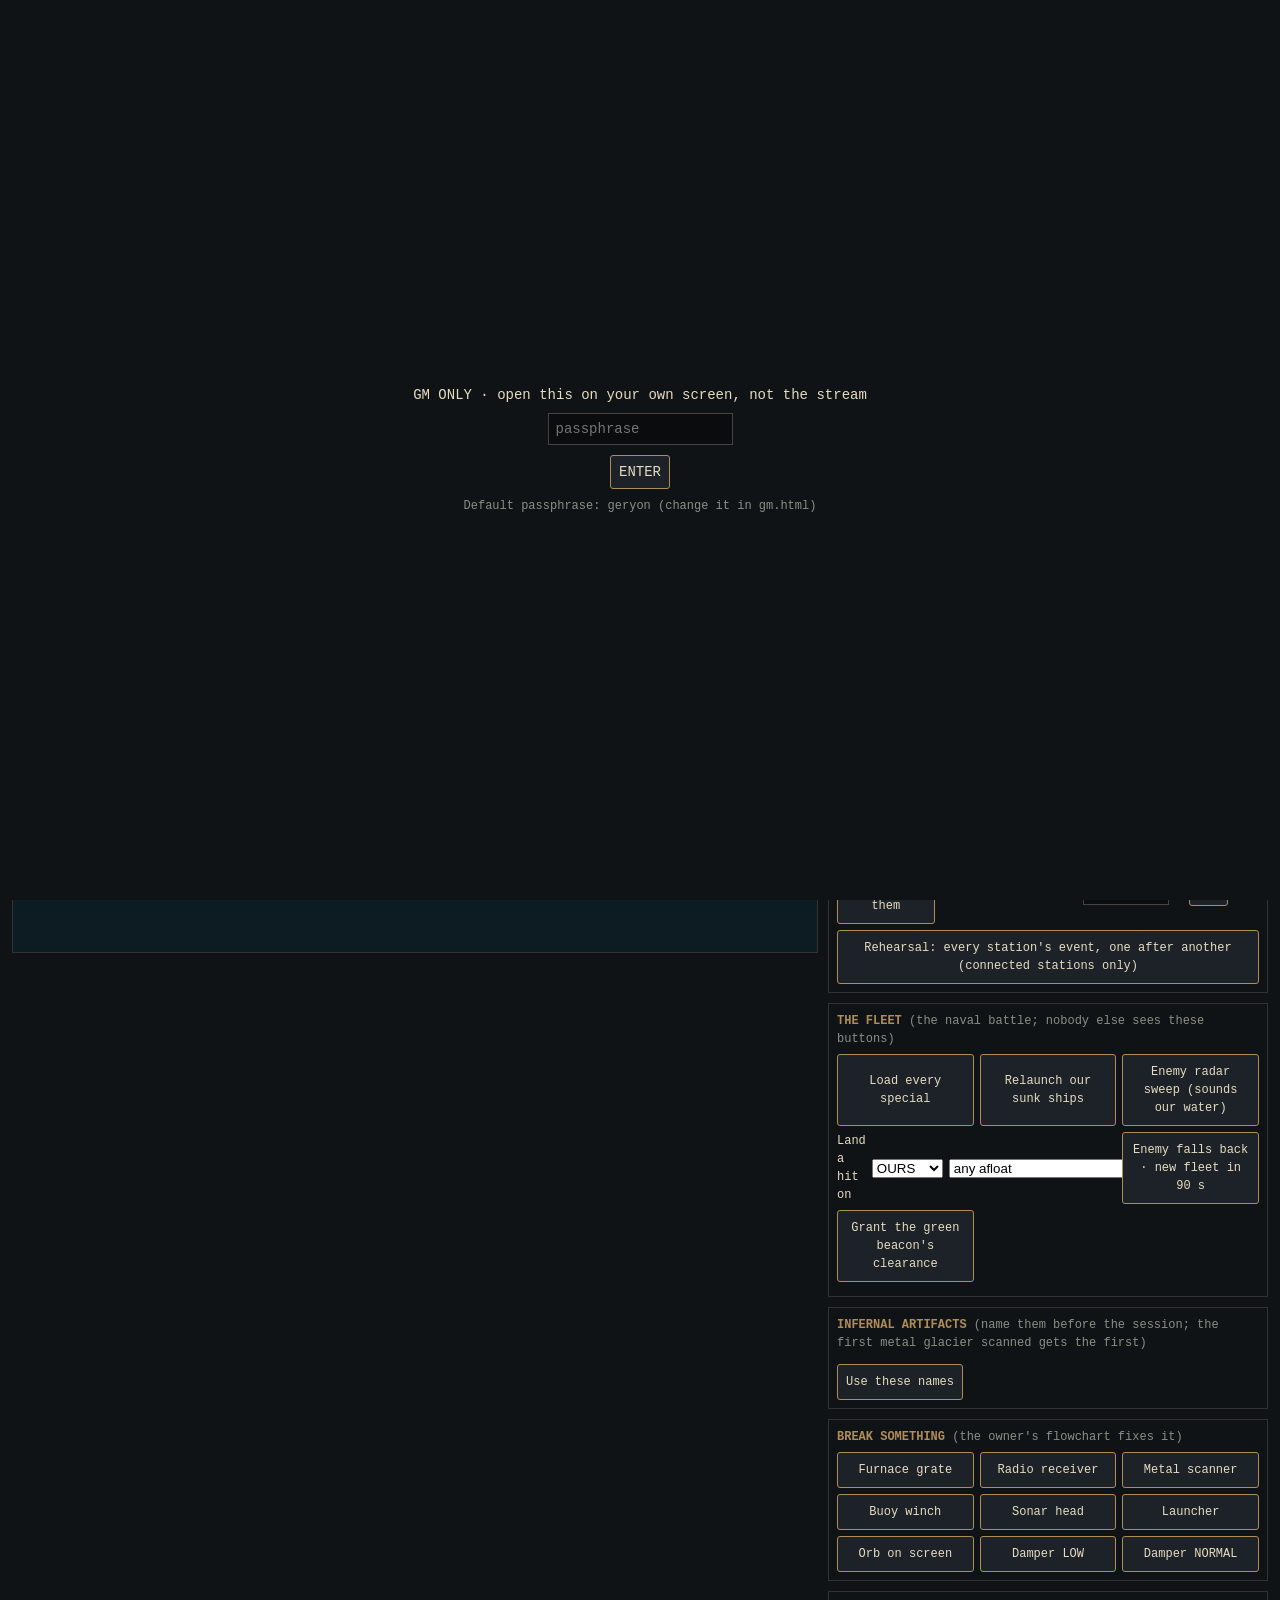
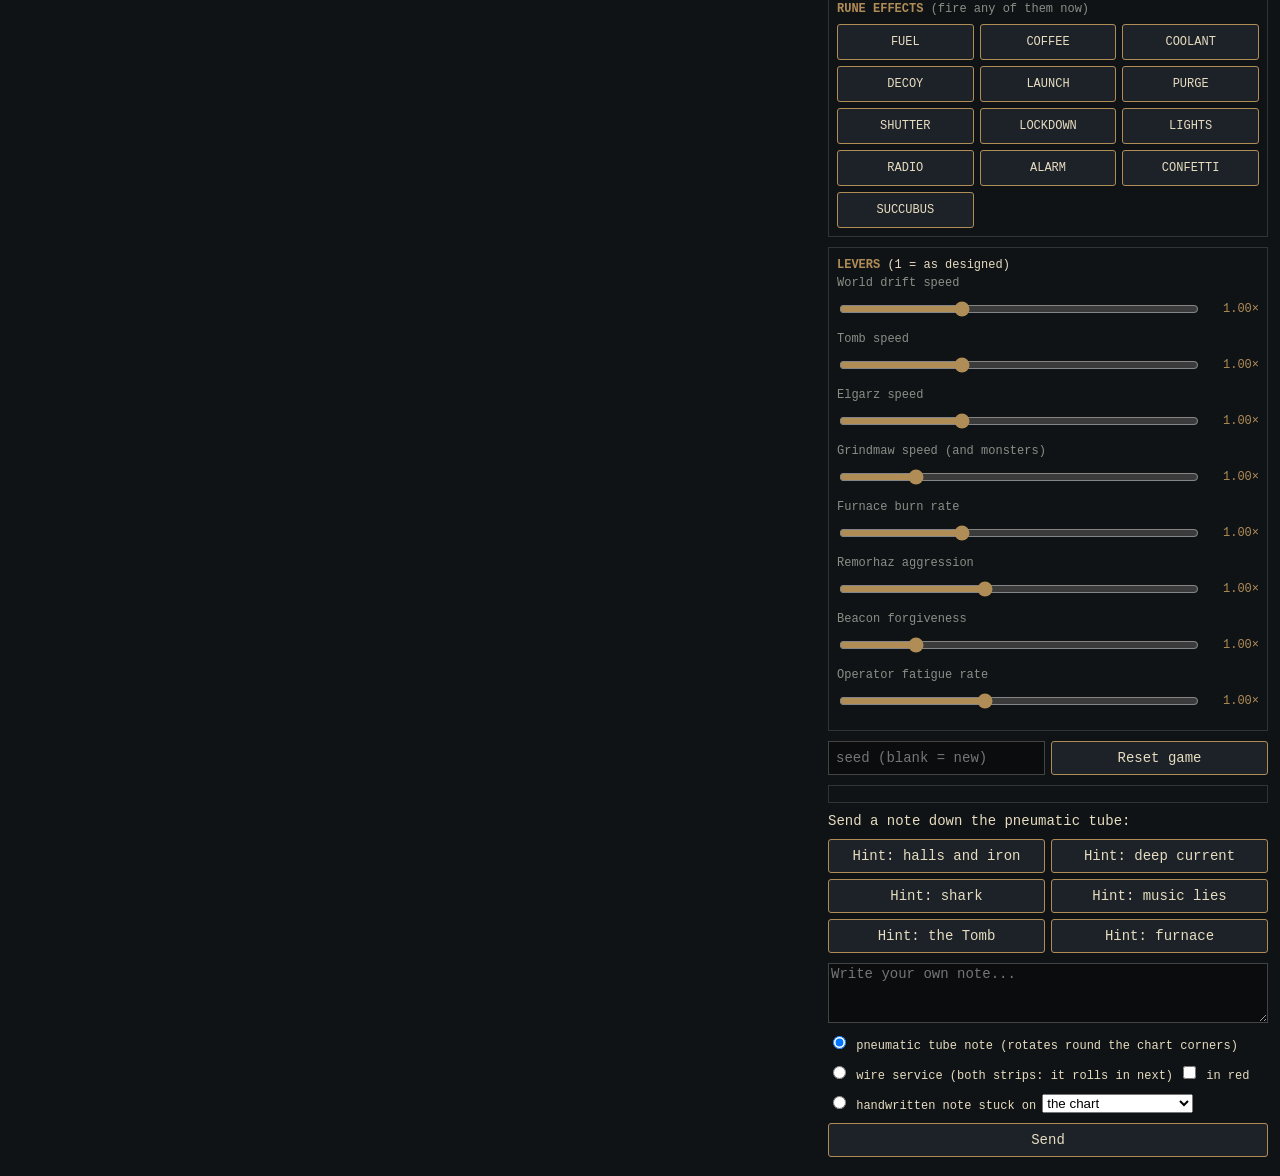
<file: gm.html>
<!doctype html>
<html lang="en">
<head>
<meta charset="utf-8">
<meta name="viewport" content="width=device-width, initial-scale=1">
<title>Last Watch GM</title>
<style>
  :root { --bg: #101316; --fg: #e6dcc0; --dim: #8a8f86; --brass: #b08d57; }
  body { margin: 0; background: var(--bg); color: var(--fg); font: 14px 'IBM Plex Mono', ui-monospace, monospace; }
  header { padding: 10px 16px; border-bottom: 1px solid #333; display: flex; gap: 16px; align-items: center; flex-wrap: wrap; }
  h1 { font-size: 16px; margin: 0; letter-spacing: 2px; color: var(--brass); }
  #status { color: var(--dim); }
  main { display: grid; grid-template-columns: minmax(0, 1fr) 440px; gap: 12px; padding: 12px; }
  canvas { width: 100%; height: auto; background: #0d1b22; border: 1px solid #333; }
  aside { display: flex; flex-direction: column; gap: 10px; }
  button { background: #1d2228; color: var(--fg); border: 1px solid var(--brass); padding: 8px; font: inherit; cursor: pointer; border-radius: 3px; }
  input { background: #0a0c0e; color: var(--fg); border: 1px solid #444; font: inherit; padding: 7px; }
  .grid { display: grid; grid-template-columns: 1fr 1fr; gap: 6px; }
  textarea { width: 100%; height: 60px; background: #0a0c0e; color: var(--fg); border: 1px solid #444; font: inherit; box-sizing: border-box; }
  table { width: 100%; border-collapse: collapse; font-size: 12px; }
  td, th { padding: 3px 4px; border-bottom: 1px solid #222; text-align: left; }
  .el { color: #5cff9d; font-weight: 600; }
  .box { border: 1px solid #333; padding: 8px; font-size: 12px; line-height: 1.5; }
  .box b { color: var(--brass); }
  .tools { display: flex; gap: 6px; flex-wrap: wrap; margin-bottom: 6px; }
  .tools button.on { background: var(--brass); color: #000; }
  .lev { display: grid; grid-template-columns: 1fr 56px; gap: 2px 8px; align-items: center; font-size: 12px; margin-bottom: 6px; }
  .lev > span:first-child { grid-column: 1 / 3; color: var(--dim); cursor: default; user-select: none; }
  .lev input { width: 100%; height: 24px; padding: 0; accent-color: var(--brass); }
  .lev .val { text-align: right; color: var(--brass); }
  #map.dragging { cursor: grabbing; }
  .row2 { display: flex; gap: 6px; align-items: center; font-size: 12px; }
  #gate { position: fixed; inset: 0; background: var(--bg); display: flex; align-items: center; justify-content: center; flex-direction: column; gap: 10px; z-index: 9; }
  @media (max-width: 900px) { main { grid-template-columns: 1fr; } }
</style>
</head>
<body>
<div id="gate">
  <div>GM ONLY · open this on your own screen, not the stream</div>
  <input id="pw" placeholder="passphrase">
  <button id="enter">ENTER</button>
  <div style="color:var(--dim);font-size:12px">Default passphrase: geryon (change it in gm.html)</div>
</div>
<header><h1>THE LAST WATCH · GM TRUTH VIEW</h1><span id="netbox" style="display:none">GAME CODE <input id="room" maxlength="4" size="5" style="text-transform:uppercase;letter-spacing:3px;width:70px"> <button id="joinroom">CONNECT</button> <span id="netstat"></span></span><a href="books.html" target="_blank" style="color:var(--brass)">the three books</a> <a href="books.html?book=all" target="_blank" style="color:var(--brass)">GM copy</a><span id="status">waiting for the game tab...</span></header>
<main>
  <div>
    <div class="tools"><b style="align-self:center;color:var(--brass)">CLICK THE MAP TO:</b>
      <button data-tool="">look only</button><button data-tool="place-elgarz">place / move Elgarz</button><button data-tool="storm">drop a storm</button><button data-tool="shark-to">send the Grindmaw</button><button data-tool="tom-to">send Old Tom</button><span style="color:var(--dim);font-size:12px;align-self:center">· or drag any ice to move it</span><span style="margin-left:12px">zoom</span><button id="zout">−</button><button id="zin">+</button>
    </div>
    <canvas id="map" width="900" height="900"></canvas>
  </div>
  <aside>
    <div class="box" id="elgarz">Elgarz: waiting...</div>
    <div class="grid">
      <button data-cmd="pause">Pause / resume</button>
      <button data-cmd="stoke">Refuel furnace</button>
      <button data-cmd="repair">Repair everything</button>
      <button data-cmd="restock">Refill all beacons</button>
      <button data-cmd="shark-home">Send both hunters away</button>
      <button data-cmd="wake-tom">Wake Old Tom now</button>
      <button data-cmd="calibrate">Calibrate scanner</button>
      <button data-cmd="spawn">Bring Elgarz in now</button>
      <button data-cmd="win">Force win</button>
      <button data-cmd="clear-storms">Clear storms</button>
      <button data-cmd="flip">Flip the rune board</button>
      <button data-cmd="coffee">Fresh coffee</button>
      <button data-cmd="camunlock">Unlock the orb on screen</button>
    </div>
    <div class="box"><b>PASSWORD LOCK</b> <span id="pwtruth" style="color:var(--dim)"></span>
      <div class="grid" style="margin-top:6px">
        <button data-cmd="seal">Ask for the password</button>
        <button data-cmd="lockdown">Lockdown (descend a layer)</button>
        <button data-cmd="unseal">Unlock now</button>
        <button data-cmd="lights-normal">Lights back to normal</button>
        <button data-cmd="shutter-up">Raise the shutters</button>
      </div>
    </div>
    <div class="box"><b>OFFICERS' STATIONS</b> <span id="stationinfo" style="color:var(--dim)"></span>
      <div class="grid" style="margin-top:6px;grid-template-columns:1fr 1fr 1fr 1fr">
        <button data-defence="gunnery">Gunnery: devil fire</button>
        <button data-defence="signals">Signals: the cable</button>
        <button data-defence="engineer">Engineering: the stokehold</button>
        <button data-defence="fleet">Fleet Officer: depth charges</button>
        <button data-defence="gunnery" data-kind="snake">Gunnery: the cable</button>
        <button data-cmd="lights-reset">Engineering: a fresh breaker panel</button>
        <label style="grid-column:2 / -1;display:flex;gap:6px;align-items:center">Repair one <select id="fixone"><option value="">(nothing broken)</option></select><button id="fixonebtn">Repair it now</button></label>
        <button data-cmd="fleet-auto">Deploy the fleet for them</button>
        <label style="grid-column:2 / -1;display:flex;gap:6px;align-items:center">Time between salvos <input id="salvosecs" type="number" min="20" max="300" step="5" value="70" style="width:70px"> s <button id="setsalvo">Set</button></label>
        <button data-cmd="rehearse" style="grid-column:1 / -1">Rehearsal: every station's event, one after another (connected stations only)</button>
      </div>
    </div>
    <div class="box"><b>THE FLEET</b> <span style="color:var(--dim)">(the naval battle; nobody else sees these buttons)</span>
      <div class="grid" style="margin-top:6px;grid-template-columns:1fr 1fr 1fr">
        <button data-cmd="fleet-load">Load every special</button>
        <button data-cmd="fleet-relaunch">Relaunch our sunk ships</button>
        <button data-cmd="fleet-enemyscan">Enemy radar sweep (sounds our water)</button>
        <label style="display:flex;gap:6px;align-items:center;grid-column:1 / 3">Land a hit on <select id="hitside"><option value="ours">OURS</option><option value="theirs">THEIRS</option></select><select id="hitship"></select><button id="landhit">Hit</button></label>
        <button data-cmd="fleet-regroup">Enemy falls back · new fleet in 90 s</button>
        <button data-cmd="clearance">Grant the green beacon's clearance</button>
      </div>
      <div id="fleetgm" style="margin-top:6px;color:var(--dim);font-size:12px"></div>
    </div>
    <div class="box"><b>INFERNAL ARTIFACTS</b> <span style="color:var(--dim)">(name them before the session; the first metal glacier scanned gets the first)</span>
      <div id="arts" style="margin-top:6px"></div>
      <button id="setarts" style="margin-top:6px">Use these names</button>
    </div>
    <div class="box"><b>BREAK SOMETHING</b> <span style="color:var(--dim)">(the owner's flowchart fixes it)</span>
      <div class="grid" style="margin-top:6px;grid-template-columns:1fr 1fr 1fr">
        <button data-break="furnace">Furnace grate</button>
        <button data-break="fuse">Radio receiver</button>
        <button data-break="scanner">Metal scanner</button>
        <button data-break="winch">Buoy winch</button>
        <button data-break="sonarhead">Sonar head</button>
        <button data-break="launcher">Launcher</button>
        <button data-break="cam">Orb on screen</button>
        <button data-damper="low">Damper LOW</button>
        <button data-damper="normal">Damper NORMAL</button>
      </div>
    </div>
    <div class="box"><b>RUNE EFFECTS</b> <span style="color:var(--dim)">(fire any of them now)</span>
      <div class="grid" title="SUCCUBUS rolls two banner covers. Most lift automatically; pull the cord on those that stay." id="runebtns" style="margin-top:6px;grid-template-columns:1fr 1fr 1fr"></div>
    </div>
    <div class="box"><b>LEVERS</b> (1 = as designed)<div id="levers"></div></div>
    <div class="grid">
      <input id="seed" placeholder="seed (blank = new)">
      <button id="reset">Reset game</button>
    </div>
    <div class="box" id="tools"></div>
    <div>Send a note down the pneumatic tube:</div>
    <div class="grid">
      <button data-note="The old sentries swore Coldsteel's bones are iron and its halls ring even and true.">Hint: halls and iron</button>
      <button data-note="The big ones ride the deep water, officer. Read the deep current near your target.">Hint: deep current</button>
      <button data-note="Every ping calls the Grindmaw to the spot. Ping, then move the buoy.">Hint: shark</button>
      <button data-note="Kill the cabin music before you trust anything you hear on the wireless.">Hint: music lies</button>
      <button data-note="Elgarz will not go near the Tomb of Levistus. Watch what turns away from it.">Hint: the Tomb</button>
      <button data-note="Feed the fire, officer, but not too much. Two shovels, never three.">Hint: furnace</button>
    </div>
    <textarea id="custom" placeholder="Write your own note..."></textarea>
    <div class="row2"><label><input type="radio" name="dest" value="note" checked> pneumatic tube note (rotates round the chart corners)</label></div>
    <div class="row2"><label><input type="radio" name="dest" value="ticker"> wire service (both strips: it rolls in next)</label> <label><input type="checkbox" id="wirered"> in red</label></div>
    <div class="row2"><label><input type="radio" name="dest" value="handout"> handwritten note stuck on</label>
      <select id="handoutAt"><option value="chart">the chart</option><option value="orbs">the scrying orbs</option><option value="orbctl">orb control</option><option value="sonar">the sonar</option><option value="currents">currents &amp; wind</option><option value="furnace">the furnace</option><option value="scanner">the scanner</option><option value="radio">the radio (deck)</option><option value="runes">the rune board (deck)</option><option value="launcher">the launcher (deck)</option><option value="case">the case board (deck)</option></select></div>
    <button id="sendnote">Send</button>
    <table id="roster"></table>
  </aside>
</main>
<script type="module">
import { RUNES } from './src/glyphs.js';
import { LAYERS, layerOf } from './src/password.js';
import { MAP, CENTER, REACH, GRID, CELL, TOMB_RADIUS, TUNING as T } from './src/scenario.js';
const PASS = 'geryon';
const gate = document.getElementById('gate');
document.getElementById('enter').onclick = () => { if (document.getElementById('pw').value.trim().toLowerCase() === PASS) gate.remove(); };
document.getElementById('pw').onkeydown = e => { if (e.key === 'Enter') document.getElementById('enter').click(); };

// The link to the game: same computer, or another computer via the code on the game's top bar.
const { openLink, cleanCode, NET_ENABLED } = await import('./src/link.js');
let lastSnapAt = 0;
const ch = openLink(m => { if (m.snap) { const was = Date.now() - lastSnapAt < 4000; lastSnapAt = Date.now(); onSnap(m.snap); if (!was) showNet(); } }, s => { netState = s; showNet(); });
let netState = NET_ENABLED ? 'idle' : 'LOCAL';
const showNet = () => {
  const live = Date.now() - lastSnapAt < 4000;
  const bad = /[0O1IL]/.test(ch.room || '');
  document.getElementById('netstat').innerHTML = !ch.room ? 'enter the code from the game' : bad ? '<span style="color:#ff8a7a">● codes never use 0, O, 1, I or L: check the code</span>' : live ? '<b style="color:#5cff9d">● linked to the game</b>' : netState === 'SUBSCRIBED' ? '<span style="color:#ffb347">● waiting for the game: check the code, and that the game page is open</span>' : '<span style="color:#ff8a7a">● ' + netState.toLowerCase() + '</span>';
};
if (NET_ENABLED) {
  document.getElementById('netbox').style.display = '';
  const saved = (() => { try { return localStorage.getItem('lastwatch-gm-room'); } catch (e) { return ''; } })();
  const join = () => { const c = cleanCode(document.getElementById('room').value); document.getElementById('room').value = c; try { localStorage.setItem('lastwatch-gm-room', c); } catch (e) { } ch.join(c); showNet(); };
  document.getElementById('joinroom').onclick = join;
  document.getElementById('room').onkeydown = e => { if (e.key === 'Enter') join(); };
  if (saved) { document.getElementById('room').value = saved; join(); }
  setInterval(() => { ch.send({ hello: true }); showNet(); }, 3000);
}
ch.postMessage = msg => ch.send(msg);
const RUNES_GM = ['FUEL', 'COFFEE', 'COOLANT', 'DECOY', 'LAUNCH', 'PURGE', 'SHUTTER', 'LOCKDOWN', 'LIGHTS', 'RADIO', 'ALARM', 'CONFETTI', 'SUCCUBUS'];
document.getElementById('runebtns').innerHTML = RUNES_GM.map(f => `<button data-rune="${f}">${f}</button>`).join('');
document.querySelectorAll('[data-rune]').forEach(b => b.onclick = () => ch.postMessage({ cmd: 'rune', arg: { fn: b.dataset.rune } }));
document.querySelectorAll('[data-cmd]').forEach(b => b.onclick = () => ch.postMessage({ cmd: b.dataset.cmd }));
document.querySelectorAll('[data-break]').forEach(b => b.onclick = () => { const id = b.dataset.break === 'cam' ? lastSnap && lastSnap.activeCam : b.dataset.break; if (id) ch.postMessage({ cmd: 'break', arg: { id } }); });
// the artifacts: where each one is, whether it is found, and the names (editable)
let artsKey = '';
function drawArts(s) {
  if (!s.artifacts) return;
  const k = JSON.stringify(s.artifacts.map(a => [a.num, a.found, a.recovered]));
  if (k === artsKey && document.querySelector('#arts input')) { s.artifacts.forEach((a, i) => { const st = document.getElementById('artst' + i); if (st) st.textContent = artStatus(a); }); return; }
  artsKey = k;
  document.getElementById('arts').innerHTML = s.artifacts.map((a, i) => `<div style="display:flex;gap:6px;align-items:center;margin:2px 0"><input data-art="${i}" value="${a.name.replace(/"/g, '&quot;')}" style="flex:1"><span id="artst${i}" style="color:var(--dim);font-size:12px;min-width:190px">${artStatus(a)}</span></div>`).join('');
}
const artStatus = a => (a.num != null ? 'in #' + a.num : a.bergId === null ? 'the first metal glacier scanned' : 'unplaced') + (a.recovered ? ' · RECOVERED' : a.found ? ' · found' : '');
document.getElementById('setarts').onclick = () => ch.postMessage({ cmd: 'artifacts', arg: { names: [...document.querySelectorAll('[data-art]')].map(i => i.value) } });
document.getElementById('setsalvo').onclick = () => ch.postMessage({ cmd: 'salvo', arg: { secs: Number(document.getElementById('salvosecs').value) } });
document.querySelectorAll('[data-defence]').forEach(b => b.onclick = () => ch.postMessage({ cmd: 'defence', arg: { role: b.dataset.defence, kind: b.dataset.kind || (b.dataset.defence === 'gunnery' ? 'missile' : null) } }));
document.getElementById('fixonebtn').onclick = () => { const v = document.getElementById('fixone').value; if (v) ch.postMessage({ cmd: 'repair-one', arg: { id: v } }); };
// the fleet: which ship to hit
const OUR_SHIPS = ['THE WARDEN (Fleet Officer, 4)', 'THE LANTERN (Fleet Officer, 2)', 'THE CINDERWAKE (Gunnery, 3)', 'THE GALLOWS (Signals, 3)', 'THE BRIMSTONE (Engineering, 3)'];
const THEIR_SHIPS = ['THE IRON TITHE (5)', 'THE WAILING SAINT (4)', 'THE BRASS PENITENT (3)', 'THE CINDER WIDOW (3)', 'THE HOLLOW CENSER (2)'];
const fillShips = () => { const side = document.getElementById('hitside').value; document.getElementById('hitship').innerHTML = '<option value="">any afloat</option>' + (side === 'ours' ? OUR_SHIPS : THEIR_SHIPS).map((n, i) => '<option value="' + i + '">' + n + '</option>').join(''); };
document.getElementById('hitside').onchange = fillShips; fillShips();
document.getElementById('landhit').onclick = () => { const v = document.getElementById('hitship').value; ch.postMessage({ cmd: 'fleet-hit', arg: { side: document.getElementById('hitside').value, i: v === '' ? null : Number(v) } }); };
document.querySelectorAll('[data-damper]').forEach(b => b.onclick = () => ch.postMessage({ cmd: 'damper', arg: { mode: b.dataset.damper } }));
let tool = '';
const toolBtns = document.querySelectorAll('[data-tool]');
toolBtns.forEach(b => b.onclick = () => { tool = b.dataset.tool; toolBtns.forEach(x => x.classList.toggle('on', x === b)); });
toolBtns[0].classList.add('on');
// Map: press on any ice and drag it to move it (it moves when you let go). Otherwise a click uses the tool.
let drag = null, swallowClick = false;
const mapPoint = e => { const r = cv.getBoundingClientRect(), cx = (e.clientX - r.left) / r.width * cv.width, cy = (e.clientY - r.top) / r.height * cv.height; return { cx, cy, x: (cx - off) / z, y: (cy - off) / z }; };
document.getElementById('map').addEventListener('mousedown', e => {
  if (!lastSnap) return; const p = mapPoint(e);
  let best = null, bd = 10;
  for (const b of lastSnap.bergs) { const d = Math.hypot(b.x * z + off - p.cx, b.y * z + off - p.cy); if (d < bd) { bd = d; best = b; } }
  if (best) { e.preventDefault(); drag = { id: best.id, num: best.num, x0: best.x, y0: best.y, x: best.x, y: best.y, moved: false }; cv.classList.add('dragging'); }
});
addEventListener('mousemove', e => {
  if (!drag) return; const p = mapPoint(e);
  if (Math.hypot(p.x - drag.x0, p.y - drag.y0) * z > 3) drag.moved = true;
  drag.x = Math.max(0, Math.min(MAP, p.x)); drag.y = Math.max(0, Math.min(MAP, p.y)); draw(lastSnap);
});
addEventListener('mouseup', () => {
  if (!drag) return;
  if (drag.moved) { ch.postMessage({ cmd: 'move-berg', arg: { id: drag.id, x: drag.x, y: drag.y } }); swallowClick = true; }
  drag = null; cv.classList.remove('dragging'); if (lastSnap) draw(lastSnap);
});
document.getElementById('map').addEventListener('click', e => {
  if (swallowClick) { swallowClick = false; return; }
  if (!tool) return;
  const p = mapPoint(e);
  ch.postMessage({ cmd: tool, arg: { x: p.x, y: p.y } });
});
// Ranges kept narrow and steps fine, so a small nudge is a small change. Double-click a name to put it back to 1×.
const LEVERS = [['drift', 'World drift speed', 0.25, 2.5], ['tomb', 'Tomb speed', 0.25, 2.5], ['elgarz', 'Elgarz speed', 0.25, 2.5], ['shark', 'Grindmaw speed (and monsters)', 0.5, 3],
  ['burn', 'Furnace burn rate', 0.25, 2.5], ['remorhaz', 'Remorhaz aggression', 0, 2.5], ['aim', 'Beacon forgiveness', 0.5, 3], ['fatigue', 'Operator fatigue rate', 0, 2.5]];
document.getElementById('levers').innerHTML = LEVERS.map(([k, label, lo, hi]) => `<div class="lev"><span data-reset="${k}" title="double-click to reset">${label}</span><input type="range" min="${lo}" max="${hi}" step="0.05" value="1" data-lever="${k}"><span class="val" id="lv-${k}">1.00×</span></div>`).join('');
const sendLever = (k, v) => { document.getElementById('lv-' + k).textContent = Number(v).toFixed(2) + '×'; ch.postMessage({ cmd: 'lever', arg: { name: k, value: Number(v) } }); };
document.querySelectorAll('[data-lever]').forEach(inp => inp.oninput = () => sendLever(inp.dataset.lever, inp.value));
document.querySelectorAll('[data-reset]').forEach(el => el.ondblclick = () => { const inp = document.querySelector(`[data-lever=${el.dataset.reset}]`); inp.value = 1; sendLever(el.dataset.reset, 1); });
document.getElementById('reset').onclick = () => {
  const seed = Number(document.getElementById('seed').value) || null;
  if (confirm(seed ? `Reset the game with seed ${seed}?` : 'Reset the game with a new random seed?')) ch.postMessage({ cmd: 'reset', seed });
};
document.querySelectorAll('[data-note]').forEach(b => b.onclick = () => { const dest = document.querySelector('[name=dest]:checked').value; ch.postMessage(dest === 'ticker' ? { ticker: b.dataset.note, red: document.getElementById('wirered').checked } : dest === 'handout' ? { handout: { text: b.dataset.note, at: document.getElementById('handoutAt').value } } : { note: b.dataset.note }); });
document.getElementById('sendnote').onclick = () => {
  const v = document.getElementById('custom').value.trim(); if (!v) return;
  const dest = document.querySelector('[name=dest]:checked').value;
  ch.postMessage(dest === 'ticker' ? { ticker: v, red: document.getElementById('wirered').checked } : dest === 'handout' ? { handout: { text: v, at: document.getElementById('handoutAt').value } } : { note: v });
};

const cv = document.getElementById('map'), ctx = cv.getContext('2d');
// zoom out a little to see past the rim; text stays full size
let zoom = 1, z = cv.width / MAP, off = 0, lastSnap = null;
function setZoom(k) { zoom = Math.max(0.6, Math.min(1, Math.round(k * 100) / 100)); z = cv.width * zoom / MAP; off = cv.width * (1 - zoom) / 2; if (lastSnap) draw(lastSnap); }
document.getElementById('zout').onclick = () => setZoom(zoom - 0.1);
document.getElementById('zin').onclick = () => setZoom(zoom + 0.1);
cv.addEventListener('wheel', e => { e.preventDefault(); setZoom(zoom + (e.deltaY < 0 ? 0.05 : -0.05)); }, { passive: false });
const fmt = s => String(Math.floor(s / 60)).padStart(2, '0') + ':' + String(Math.floor(s % 60)).padStart(2, '0');
const COLORS = { red: '#ff4b3a', orange: '#ffb347', green: '#5cff9d' };
const COLS = 'ABCDEFGHIJKL';
const ref = (x, y) => COLS[Math.max(0, Math.min(11, Math.floor(x / CELL)))] + (Math.max(0, Math.min(11, Math.floor(y / CELL))) + 1);
const lampName = s => s ? [...s].map(c => ({ R: 'red', W: 'white', B: 'blue' })[c]).join('-') : '';
function onSnap(s) { lastSnap = s; draw(s); }
// how many ships of a fleet are still afloat
const fleetLeft = (ships, shots) => ships.filter(sh => { const cells = []; for (let i = 0; i < sh.len; i++) cells.push(sh.dir === 'h' ? (sh.x + i) + ',' + sh.y : sh.x + ',' + (sh.y + i)); return !cells.every(k => shots[k] === 'hit'); }).length;
function draw(s) {
  drawArts(s);
  document.getElementById('status').textContent = `seed ${s.seed} · watch ${fmt(s.t)}${s.paused ? ' · PAUSED' : ''}${s.won ? ' · ELGARZ MARKED' : ''} · furnace ${s.furnace.lit ? Math.round(s.furnace.heat) + '°' : 'OUT'}, chute ${s.furnace.chute} · fatigue ${Math.round(s.fatigue * 100)}% · beacons red ${s.beacons} orange ${s.orange} green ${s.green} · scanner ${s.calibrated ? 'calibrated' : 'not calibrated'} · music ${s.music ? 'ON' : 'off'}`;
  document.getElementById('seed').placeholder = `seed (now ${s.seed})`;
  ctx.setTransform(1, 0, 0, 1, 0, 0); ctx.fillStyle = '#081217'; ctx.fillRect(0, 0, cv.width, cv.height);
  ctx.setTransform(1, 0, 0, 1, off, off); ctx.fillStyle = '#0d1b22'; ctx.fillRect(0, 0, MAP * z, MAP * z);
  ctx.strokeStyle = 'rgba(160,200,200,.08)';
  for (let i = 0; i <= GRID; i++) { ctx.beginPath(); ctx.moveTo(i * CELL * z, 0); ctx.lineTo(i * CELL * z, MAP * z); ctx.stroke(); ctx.beginPath(); ctx.moveTo(0, i * CELL * z); ctx.lineTo(MAP * z, i * CELL * z); ctx.stroke(); }
  ctx.fillStyle = 'rgba(232,207,152,.6)'; ctx.font = '11px monospace';
  for (let i = 0; i < GRID; i++) { ctx.fillText(COLS[i], (i + 0.45) * CELL * z, 12); ctx.fillText(String(i + 1), 3, (i + 0.55) * CELL * z); }
  ctx.strokeStyle = 'rgba(232,207,152,.25)'; ctx.setLineDash([2, 5]); ctx.beginPath(); ctx.arc(CENTER.x * z, CENTER.y * z, REACH * z, 0, 7); ctx.stroke(); ctx.setLineDash([]);
  for (const sh of s.shoals || []) { ctx.fillStyle = 'rgba(140,110,70,.25)'; ctx.beginPath(); ctx.arc(sh.x * z, sh.y * z, sh.r * z, 0, 7); ctx.fill(); ctx.fillStyle = 'rgba(220,195,150,.7)'; ctx.font = '10px monospace'; ctx.fillText(sh.name, sh.x * z - 30, sh.y * z); }
  for (const st of s.storms) { ctx.fillStyle = `rgba(220,230,240,${0.15 * st.strength})`; ctx.beginPath(); ctx.arc(st.x * z, st.y * z, st.r * z, 0, 7); ctx.fill(); }
  ctx.strokeStyle = 'rgba(154,208,255,.6)'; ctx.setLineDash([5, 5]); ctx.beginPath(); ctx.arc(s.tomb.x * z, s.tomb.y * z, TOMB_RADIUS * z, 0, 7); ctx.stroke(); ctx.setLineDash([]);
  ctx.fillStyle = '#cfefff'; ctx.beginPath(); ctx.arc(s.tomb.x * z, s.tomb.y * z, 5, 0, 7); ctx.fill();
  ctx.fillStyle = '#ffb347'; ctx.beginPath(); ctx.arc(CENTER.x * z, CENTER.y * z, 5, 0, 7); ctx.fill();
  for (const c of s.cams) {
    const f = c.facing * Math.PI / 180, hf = T.camFov / 2;
    ctx.fillStyle = c.broken ? 'rgba(255,75,58,.1)' : 'rgba(255,179,71,.07)'; ctx.beginPath(); ctx.moveTo(c.x * z, c.y * z);
    for (let a = -hf; a <= hf + 0.01; a += hf / 6) ctx.lineTo(c.x * z + Math.sin(f + a) * T.camRange * z, c.y * z - Math.cos(f + a) * T.camRange * z);
    ctx.fill();
    ctx.fillStyle = c.broken ? '#ff4b3a' : '#e8cf98'; ctx.fillRect(c.x * z - 4, c.y * z - 4, 8, 8); ctx.font = '10px monospace'; ctx.fillText(`${c.name} ${Math.round(c.heat)}°`, c.x * z + 6, c.y * z + 4);
  }
  for (const r of s.remorhazes) { ctx.fillStyle = '#ff7a2a'; ctx.beginPath(); ctx.arc(r.x * z, r.y * z, 4, 0, 7); ctx.fill(); }
  if (s.buoy) { ctx.strokeStyle = 'rgba(92,255,157,.35)'; ctx.beginPath(); ctx.arc(s.buoy.x * z, s.buoy.y * z, T.buoyRadius * z, 0, 7); ctx.stroke(); }
  if (s.lastPing && s.shark.mode === 'hunt') { ctx.strokeStyle = 'rgba(255,75,58,.5)'; ctx.setLineDash([3, 3]); ctx.beginPath(); ctx.moveTo(s.shark.x * z, s.shark.y * z); ctx.lineTo(s.lastPing.x * z, s.lastPing.y * z); ctx.stroke(); ctx.setLineDash([]); }
  ctx.fillStyle = '#ff4b3a'; ctx.beginPath(); ctx.arc(s.shark.x * z, s.shark.y * z, 5, 0, 7); ctx.fill(); ctx.fillText('Grindmaw ' + s.shark.mode, s.shark.x * z + 7, s.shark.y * z);
  if (s.tom.mode !== 'asleep') { ctx.fillStyle = '#ff7a2a'; ctx.beginPath(); ctx.arc(s.tom.x * z, s.tom.y * z, 5, 0, 7); ctx.fill(); ctx.fillText('Old Tom ' + s.tom.mode, s.tom.x * z + 7, s.tom.y * z); }
  for (const b of s.bergs) {
    ctx.fillStyle = b.elgarz ? '#5cff9d' : b.warship ? '#c07a5a' : b.notable ? '#ffd27a' : 'rgba(220,235,240,.45)';
    ctx.beginPath(); ctx.arc(b.x * z, b.y * z, b.elgarz ? 7 : b.large ? 3.5 : 2.2, 0, 7); ctx.fill();
    if (b.tag) { ctx.strokeStyle = COLORS[b.tag]; ctx.lineWidth = 2; ctx.strokeRect(b.x * z - 7, b.y * z - 7, 14, 14); ctx.lineWidth = 1; }
    if (b.warship) { ctx.font = '11px monospace'; ctx.fillText(`#${b.num} warship`, b.x * z + 8, b.y * z + 4); }
    if (b.notable) { ctx.font = (b.elgarz ? '600 ' : '') + '11px monospace'; ctx.fillText(`#${b.num} ${b.name}`, b.x * z + 8, b.y * z + 4); }
  }
  if (s.ghost) { ctx.strokeStyle = '#fff'; ctx.beginPath(); ctx.arc(s.ghost.x * z, s.ghost.y * z, 8, 0, 7); ctx.stroke(); }
  for (const m of s.monsters || []) { ctx.globalAlpha = m.fading ? 0.4 : 1; ctx.fillStyle = '#ff4b3a'; ctx.beginPath(); ctx.arc(m.x * z, m.y * z, 6, 0, 7); ctx.fill(); ctx.font = '10px monospace'; ctx.fillText('monster from #' + m.num, m.x * z + 8, m.y * z + 4); ctx.globalAlpha = 1; }
  if (drag && drag.moved) {
    ctx.strokeStyle = 'rgba(255,255,255,.6)'; ctx.setLineDash([3, 3]); ctx.beginPath(); ctx.moveTo(drag.x0 * z, drag.y0 * z); ctx.lineTo(drag.x * z, drag.y * z); ctx.stroke(); ctx.setLineDash([]);
    ctx.strokeStyle = '#fff'; ctx.lineWidth = 2; ctx.beginPath(); ctx.arc(drag.x * z, drag.y * z, 9, 0, 7); ctx.stroke(); ctx.lineWidth = 1;
    ctx.fillStyle = '#fff'; ctx.font = '11px monospace'; ctx.fillText('#' + drag.num + ' → ' + ref(drag.x, drag.y), drag.x * z + 12, drag.y * z - 8);
  }

  const e = s.bergs.find(b => b.elgarz);
  const p = s.elgarzPlan;
  document.getElementById('elgarz').innerHTML = e
    ? `<b>Elgarz #${e.num}</b> is in <b>${ref(e.x, e.y)}</b>. Radio <b>${e.radio.freq}</b> (${e.radio.band}), ${e.radio.carrier}, lamps show ${lampName(e.radio.shown)}.` +
      (p ? `<br>Entered at the rim in ${ref(p.x, p.y)}; planned camera sightings: ${p.sightings}, first at ${fmt(p.firstSighting)}.` : '')
    : `<b>Elgarz</b> is not in the sea yet. It slips in at ${fmt(s.elgarzAt || 0)}.`;
  const d = s.defence || { live: {}, next: {}, active: {} };
  document.getElementById('stationinfo').innerHTML = ['gunnery', 'signals', 'engineer', 'fleet'].map(r => `${r}: ${d.live[r] ? '<b style="color:#5cff9d">linked</b>' : 'not linked'}${d.active[r] ? ' · <b style="color:#ffb347">PLAYING</b>' : d.next[r] != null ? ' · next ' + fmt(d.next[r]) : ''}`).join(' &nbsp;|&nbsp; ');
  document.getElementById('pwtruth').innerHTML = (s.password ? `password <b style="color:#5cff9d">${s.password.replace(/&/g, '&amp;').replace(/</g, '&lt;')}</b>` : 'no password set yet') +
    ` · ${layerOf(s.pwCap) ? "layer " + LAYERS[layerOf(s.pwCap) - 1].join(" ") : "the gate (base rules)"}${s.pwToll ? ' · <b style="color:#ffb347">toll: ' + s.pwToll.replace("The Pit's toll: ", '') + '</b>' : ''} · next update ${s.pwNext != null ? fmt(s.pwNext) : "?"}` + (s.seal ? ` · <b style="color:#ffb347">LOCKED (${s.seal.reason}, ${s.seal.mode === 'set' ? 'setting a new password' : s.seal.tries + ' wrong'})</b>` : '') +
    (s.lamps ? ` · lights ${['', 'red', 'green'][s.lamps]}` : '') + (s.shuttered ? ' · shutters down' : '');
  document.getElementById('tools').innerHTML =
    `<b>Scanner code now</b> (from the latest buoy reading): ${s.code ? s.code.map(i => RUNES[i].name).join(' → ') : 'no reading yet'}<br>` +
    `<b>Cabin wireless</b>: ${s.music ? '<b style="color:#5cff9d">ON</b>' : 'OFF'} · stations (heard only while it is on): ${s.stations.map(st => `${st.freq} ${st.band}`).join(', ')}<br>` +
    `<b>Rune board</b> page ${s.board.page}: ${s.board.fns.join(' · ')}<br>` +
    `<b>Orb unlock code</b> (the orb on screen): housing rune ${RUNES[s.camCode.rune].name} (${s.camCode.house}); levers WIND ${s.camCode.wind}, TEMP ${s.camCode.temp}; plates ${s.camCode.order.join(' → ')}${s.camUnlocked.length ? ' · unlocked: ' + s.camUnlocked.join(', ') : ''}<br>` +
    `<b>Furnace</b>: ${s.furnaceState.lit ? `heat ${s.furnaceState.heat.toFixed(1)}, burning ${s.furnaceState.burn.toFixed(2)}/s, ${s.furnaceState.n} on` : 'out'} · damper ${s.furnaceState.damper.toUpperCase()} · shed order ${s.furnaceState.priority.join(' > ')}<br>` +
    `<b>Beacons</b>: red ${s.beacons} · orange ${s.orange} · green ${s.green}${s.workshop.curing.length ? ' · in the rack: ' + s.workshop.curing.map(q => q.color + ' ' + Math.ceil(q.left) + 's').join(', ') : ''} · built ${s.workshop.made}<br>` +
    `<b>Fleet</b>: ${!s.fleet || s.fleet.phase === 'off' ? 'none' : s.fleet.phase === 'deploy' ? 'being deployed (the watch is holding)' : 'wave ' + s.fleet.wave + ' · our ships afloat ' + s.fleet.mine.filter(m => m.hits.length < m.len).length + ', theirs ' + s.fleet.enemy.filter(m => m.hits.length < m.len).length + ' · next salvo in ' + Math.max(0, Math.ceil((s.fleet.nextSalvo || 0) - s.t)) + ' s (every ' + s.fleet.salvoEvery + ' s) · ' + (s.commander === 'fleet' ? 'the Fleet Officer commands' : 'the operator commands') + ' · victories ' + s.fleet.wins + ', fleets lost ' + s.fleet.losses + (Object.keys(s.fleet.salvage || {}).length ? ' · <b style="color:#ffb347">' + Object.keys(s.fleet.salvage).length + ' under salvage</b>' : '') + (s.fleet.phase === 'regroup' ? ' · <b style="color:#ffb347">enemy regrouping: new fleet in ' + Math.max(0, Math.ceil(s.fleet.regroupUntil - s.t)) + ' s</b>' : '') + (s.clearance ? ' · <b style="color:#5cff9d">green clearance in progress (question ' + (s.clearance.step + 1) + ' of 2)</b>' : '') + ' · shell checks since the last update ' + (s.shellAsks || 0) + '/3'}<br>` +    `<b>Sonar head</b>: ${s.sonarStrain.length} recent ping${s.sonarStrain.length === 1 ? '' : 's'} (three in 20 s cracks it)<br>` +
    `<b>Broken</b>: ${s.broken.length ? s.broken.join(', ') : 'nothing'}<br>` +
    `<b>Case board</b>: ${s.cases.length ? s.cases.map(c => `#${c.num}${c.permanent ? '' : ' (temp)'} ${c.verdict}`).join(' · ') : 'empty'}`;
  for (const [k, v] of Object.entries(s.levers)) { const inp = document.querySelector(`[data-lever=${k}]`); if (inp && document.activeElement !== inp) { inp.value = v; document.getElementById('lv-' + k).textContent = Number(v).toFixed(2) + '×'; } }
  const notable = s.bergs.filter(b => b.notable || b.warship).sort((a, b) => b.elgarz - a.elgarz);
  { // the one-machine repair list: every broken orb and machine
    const MACH = { furnace: 'Furnace grate', launcher: 'Beacon launcher', winch: 'Buoy winch', fuse: 'Radio receiver', scanner: 'Metal scanner', sonarhead: 'Sonar head' };
    const items = [...s.cams.filter(c => c.broken).map(c => [c.id, c.name + ' orb']), ...(s.brokenIds || []).map(k => [k, MACH[k] || k])];
    const sel = document.getElementById('fixone'), key = items.map(i => i[0]).join();
    if (sel && sel.dataset.k !== key) { const keep = sel.value; sel.dataset.k = key; sel.innerHTML = items.length ? items.map(([id, n]) => '<option value="' + id + '">' + n + '</option>').join('') : '<option value="">(nothing broken)</option>'; if (items.some(i => i[0] === keep)) sel.value = keep; }
  }
  const fg = document.getElementById('fleetgm');
  if (fg && s.fleet && s.fleet.phase !== 'off') fg.innerHTML = 'Specials loaded: ' + ['heavy', 'sounding', 'boost', 'scan'].map(k => k + (s.fleet.loaded[k] ? ' ✓' : ' ✗')).join(' · ') + ' · departments: ' + Object.entries(s.fleet.dept || {}).map(([d, v]) => d + ' ' + v.state + (v.locked ? ' (LOCKED)' : '')).join(', ') + ' · disguised warships: ' + s.bergs.filter(b => b.warship).map(b => '#' + b.num + (b.unmasked ? ' (unmasked)' : '')).join(', ');
  document.getElementById('roster').innerHTML = '<tr><th>#</th><th>Name</th><th>Echo</th><th>Met</th><th>Radio</th><th>Tag</th></tr>' +
    notable.map(b => `<tr class="${b.elgarz ? 'el' : ''}"><td>${b.num}</td><td>${b.name}</td><td>${b.released ? 'emptied' : b.sig}</td><td>${b.metal ? 'yes' : '-'}</td><td>${b.radio ? b.radio.freq + ' ' + b.radio.carrier[0] + ' ' + b.radio.shown + (b.radio.decoded === 'BRW' && b.radio.band === 'MID' ? ' ★TRIAD' : '') : '-'}${b.tombDrawn ? ' (drawn to Tomb)' : ''}</td><td>${b.tag || ''}</td></tr>`).join('') +
    (s.pending.length ? `<tr><td colspan="6" style="color:var(--dim)">Still to arrive: ${s.pending.map(b => b.name).join(', ')}</td></tr>` : '');
}
</script>
</body>
</html>
</file>
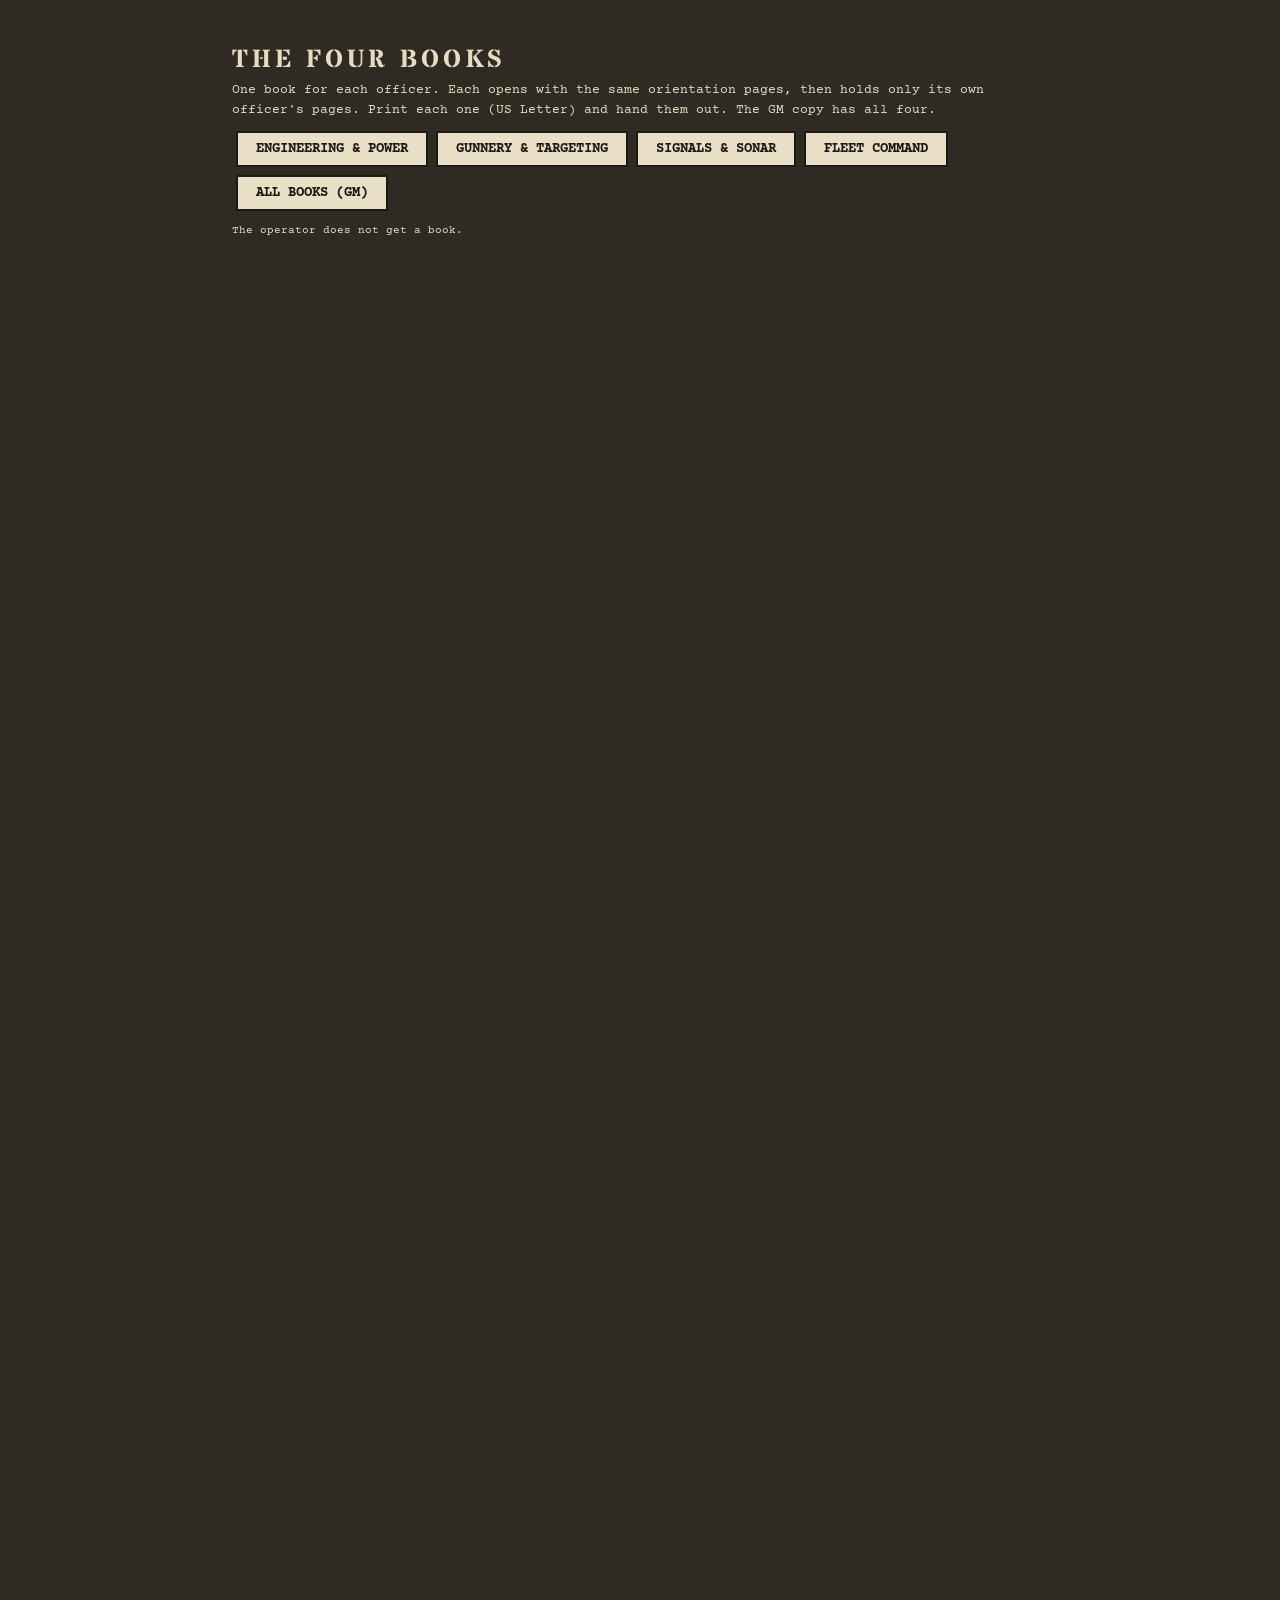
<file: manual.html>
<!doctype html>
<html lang="en"><head><meta charset="utf-8"><title>Operations Manual</title>
<meta http-equiv="refresh" content="0; url=books.html">
<style>body{background:#2f2a22;color:#e6dcc0;font:14px 'Courier New',monospace;text-align:center;padding:60px}a{color:#e8cf98}</style></head>
<body>The Operations Manual is now three books. <a href="books.html">Open the three books</a>.</body></html>
</file>
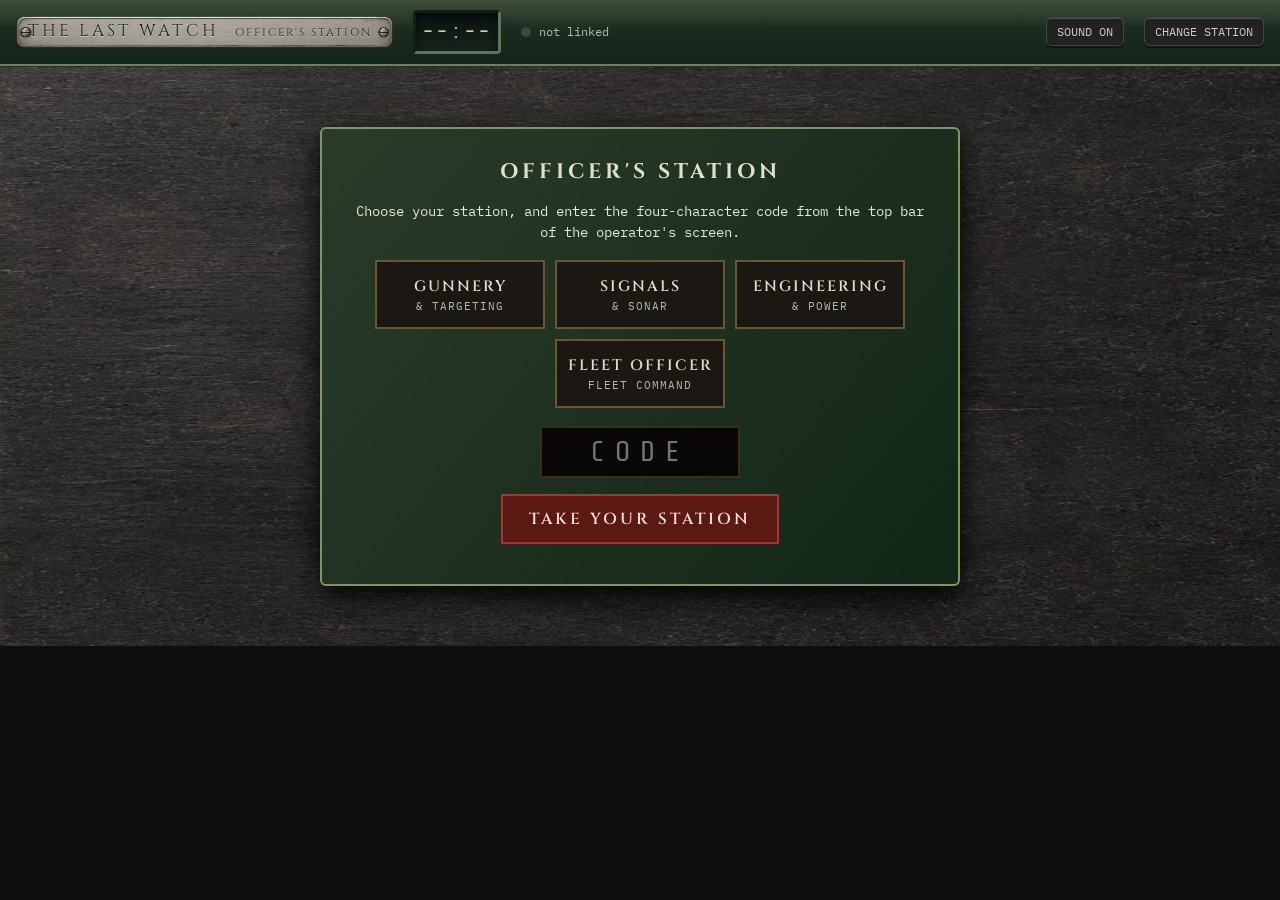
<file: station.html>
<!doctype html>
<html lang="en">
<head>
<meta charset="utf-8">
<meta name="viewport" content="width=device-width, initial-scale=1">
<title>The Last Watch · Officer's Station</title>
<link rel="preconnect" href="https://fonts.googleapis.com">
<link href="https://fonts.googleapis.com/css2?family=Caveat:wght@600&family=Cinzel:wght@600;800&family=IBM+Plex+Mono:wght@400;600&family=Share+Tech+Mono&display=swap" rel="stylesheet">
<link rel="stylesheet" href="css/station.css">
<link rel="stylesheet" href="css/polish.css">
<link rel="stylesheet" href="css/banners.css">
</head>
<body class="officer">
<header id="bar">
  <div class="plate">THE LAST WATCH <span id="rolename">· OFFICER'S STATION ·</span></div>
  <div id="clock" class="nixie">--:--</div>
  <div id="link"><i class="off"></i><span>not linked</span></div>
  <button id="switch" class="small">CHANGE STATION</button>
</header>

<section id="join">
  <div class="card">
    <h1>OFFICER'S STATION</h1>
    <p>Choose your station, and enter the four-character code from the top bar of the operator's screen.</p>
    <div id="roles">
      <button data-role="gunnery">GUNNERY<small>&amp; TARGETING</small></button>
      <button data-role="signals">SIGNALS<small>&amp; SONAR</small></button>
      <button data-role="engineer">ENGINEERING<small>&amp; POWER</small></button>
      <button data-role="fleet">FLEET OFFICER<small>FLEET COMMAND</small></button>
    </div>
    <input id="code" maxlength="4" placeholder="CODE" autocomplete="off">
    <button id="go" class="big">TAKE YOUR STATION</button>
    <p class="small" id="joinmsg"></p>
  </div>
</section>

<div id="lost" class="hidden">LOST CONTACT WITH THE WATCH · RECONNECTING… <small>(check that the operator's game is open, and the code)</small></div>
<main id="desk" class="hidden">
  <section id="firstcard" class="panel hidden"></section>
  <section id="clearpanel" class="panel hidden"></section>
  <section id="defence" class="panel console hidden">
    <div class="dhead"><b id="dtitle"></b><span id="dsub"></span><span id="dtime" class="nixie"></span></div>
    <div id="dbody"></div>
    <div id="dresult" class="hidden"></div>
  </section>
  <div id="leftcol">
    <section id="job" class="panel"><h2 id="jobtitle"></h2><div id="jobbody"></div></section>
    <section id="steady" class="panel hidden"><h2 id="steadytitle"></h2><div id="steadybody"></div></section>
  </div>
  <div id="rightcol">
    <section id="fleetdept" class="panel"><h2>THE FLEET: YOUR SPECIAL <small>loaded with the Fleet Officer's codebook</small></h2><div id="fleetdeptbody"></div></section>
    <section id="fleetpanel" class="panel"><h2>THE FLEET <small>the Fleet Officer commands it</small></h2><div id="fleet"></div></section>
  </div>
</main>

<div id="cracks"></div>
<div id="redlight"></div>
<div id="alert" class="hidden"><div class="card"><h1 id="alerttitle"></h1><p id="alerttext"></p></div></div>

<script type="module" src="src/station.js"></script>
<script type="module" src="src/mounted-plates.js"></script>
</body>
</html>
</file>
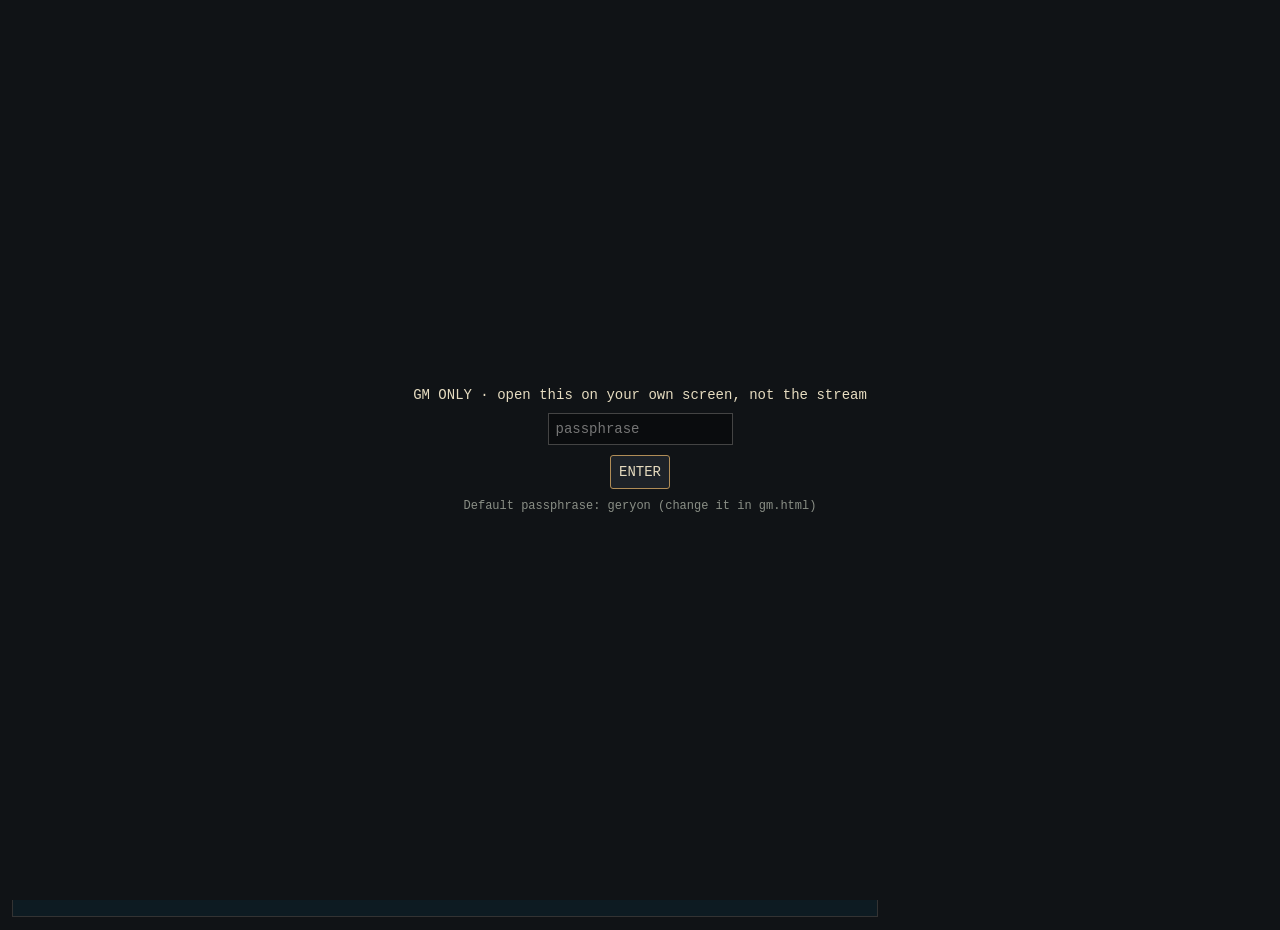
<file: playtest/gm.html>
<!doctype html>
<html lang="en">
<head>
<meta charset="utf-8">
<meta name="viewport" content="width=device-width, initial-scale=1">
<title>Last Watch GM</title>
<style>
  :root { --bg: #101316; --fg: #e6dcc0; --dim: #8a8f86; --brass: #b08d57; }
  body { margin: 0; background: var(--bg); color: var(--fg); font: 14px 'IBM Plex Mono', ui-monospace, monospace; }
  header { padding: 10px 16px; border-bottom: 1px solid #333; display: flex; gap: 16px; align-items: center; flex-wrap: wrap; }
  h1 { font-size: 16px; margin: 0; letter-spacing: 2px; color: var(--brass); }
  #status { color: var(--dim); }
  main { display: grid; grid-template-columns: minmax(0, 1fr) 380px; gap: 12px; padding: 12px; }
  canvas { width: 100%; height: auto; background: #0d1b22; border: 1px solid #333; }
  aside { display: flex; flex-direction: column; gap: 10px; }
  button { background: #1d2228; color: var(--fg); border: 1px solid var(--brass); padding: 8px; font: inherit; cursor: pointer; border-radius: 3px; }
  input { background: #0a0c0e; color: var(--fg); border: 1px solid #444; font: inherit; padding: 7px; }
  .grid { display: grid; grid-template-columns: 1fr 1fr; gap: 6px; }
  textarea { width: 100%; height: 60px; background: #0a0c0e; color: var(--fg); border: 1px solid #444; font: inherit; box-sizing: border-box; }
  table { width: 100%; border-collapse: collapse; font-size: 12px; }
  td, th { padding: 3px 4px; border-bottom: 1px solid #222; text-align: left; }
  .el { color: #5cff9d; font-weight: 600; }
  .box { border: 1px solid #333; padding: 8px; font-size: 12px; line-height: 1.5; }
  .box b { color: var(--brass); }
  #gate { position: fixed; inset: 0; background: var(--bg); display: flex; align-items: center; justify-content: center; flex-direction: column; gap: 10px; z-index: 9; }
  @media (max-width: 900px) { main { grid-template-columns: 1fr; } }
</style>
</head>
<body>
<div id="gate">
  <div>GM ONLY · open this on your own screen, not the stream</div>
  <input id="pw" placeholder="passphrase">
  <button id="enter">ENTER</button>
  <div style="color:var(--dim);font-size:12px">Default passphrase: geryon (change it in gm.html)</div>
</div>
<header><h1>THE LAST WATCH · GM TRUTH VIEW</h1><span id="status">waiting for the game tab...</span></header>
<main>
  <canvas id="map" width="900" height="900"></canvas>
  <aside>
    <div class="box" id="elgarz">Elgarz: waiting...</div>
    <div class="grid">
      <button data-cmd="pause">Pause / resume</button>
      <button data-cmd="stoke">Refuel furnace</button>
      <button data-cmd="repair">Repair everything</button>
      <button data-cmd="restock">Refill all beacons</button>
      <button data-cmd="shark-home">Send shark away</button>
      <button data-cmd="calibrate">Calibrate scanner</button>
      <button data-cmd="spawn">Bring Elgarz in now</button>
      <button data-cmd="win">Force win</button>
    </div>
    <div class="grid">
      <input id="seed" placeholder="seed (blank = new)">
      <button id="reset">Reset game</button>
    </div>
    <div class="box" id="tools"></div>
    <div>Send a note down the pneumatic tube:</div>
    <div class="grid">
      <button data-note="The old sentries swore Coldsteel's bones are iron and its halls ring hollow.">Hint: hollow and iron</button>
      <button data-note="The big ones ride the deep water, officer. Read the deep current near your target.">Hint: deep current</button>
      <button data-note="Every ping calls the Grindmaw to the spot. Ping, then move the buoy.">Hint: shark</button>
      <button data-note="Kill the cabin music before you trust anything you hear on the wireless.">Hint: music lies</button>
      <button data-note="Elgarz will not go near the Tomb of Levistus. Watch what turns away from it.">Hint: the Tomb</button>
      <button data-note="Feed the fire, officer, but not too much. Two shovels, never three.">Hint: furnace</button>
    </div>
    <textarea id="custom" placeholder="Write your own note..."></textarea>
    <button id="sendnote">Send note</button>
    <table id="roster"></table>
  </aside>
</main>
<script type="module">
import { RUNES } from './src/glyphs.js';
import { MAP, CENTER, REACH, GRID, CELL, TOMB_RADIUS, TUNING as T } from './src/scenario.js';
const PASS = 'geryon';
const gate = document.getElementById('gate');
document.getElementById('enter').onclick = () => { if (document.getElementById('pw').value.trim().toLowerCase() === PASS) gate.remove(); };
document.getElementById('pw').onkeydown = e => { if (e.key === 'Enter') document.getElementById('enter').click(); };

const ch = new BroadcastChannel('lastwatch-gm:' + location.pathname.replace(/[^/]*$/, ''));
document.querySelectorAll('[data-cmd]').forEach(b => b.onclick = () => ch.postMessage({ cmd: b.dataset.cmd }));
document.getElementById('reset').onclick = () => {
  const seed = Number(document.getElementById('seed').value) || null;
  if (confirm(seed ? `Reset the game with seed ${seed}?` : 'Reset the game with a new random seed?')) ch.postMessage({ cmd: 'reset', seed });
};
document.querySelectorAll('[data-note]').forEach(b => b.onclick = () => ch.postMessage({ note: b.dataset.note }));
document.getElementById('sendnote').onclick = () => { const v = document.getElementById('custom').value.trim(); if (v) ch.postMessage({ note: v }); };

const cv = document.getElementById('map'), ctx = cv.getContext('2d');
const z = cv.width / MAP;
const fmt = s => String(Math.floor(s / 60)).padStart(2, '0') + ':' + String(Math.floor(s % 60)).padStart(2, '0');
const COLORS = { red: '#ff4b3a', amber: '#ffb347', green: '#5cff9d', blue: '#6fa8ff' };
const COLS = 'ABCDEFGHIJKL';
const ref = (x, y) => COLS[Math.max(0, Math.min(11, Math.floor(x / CELL)))] + (Math.max(0, Math.min(11, Math.floor(y / CELL))) + 1);
const lampName = s => s ? [...s].map(c => ({ R: 'red', W: 'white', B: 'blue' })[c]).join('-') : '';
ch.onmessage = ev => {
  const s = ev.data && ev.data.snap; if (!s) return;
  document.getElementById('status').textContent = `seed ${s.seed} · watch ${fmt(s.t)}${s.paused ? ' · PAUSED' : ''}${s.won ? ' · ELGARZ MARKED' : ''} · furnace ${s.furnace.lit ? Math.round(s.furnace.heat) + '°' : 'OUT'} · beacons ${s.beacons} + green ${s.green} · scanner ${s.calibrated ? 'calibrated' : 'not calibrated'} · music ${s.music ? 'ON' : 'off'}`;
  document.getElementById('seed').placeholder = `seed (now ${s.seed})`;
  ctx.fillStyle = '#0d1b22'; ctx.fillRect(0, 0, cv.width, cv.height);
  ctx.strokeStyle = 'rgba(160,200,200,.08)';
  for (let i = 0; i <= GRID; i++) { ctx.beginPath(); ctx.moveTo(i * CELL * z, 0); ctx.lineTo(i * CELL * z, cv.height); ctx.stroke(); ctx.beginPath(); ctx.moveTo(0, i * CELL * z); ctx.lineTo(cv.width, i * CELL * z); ctx.stroke(); }
  ctx.fillStyle = 'rgba(232,207,152,.6)'; ctx.font = '11px monospace';
  for (let i = 0; i < GRID; i++) { ctx.fillText(COLS[i], (i + 0.45) * CELL * z, 12); ctx.fillText(String(i + 1), 3, (i + 0.55) * CELL * z); }
  ctx.strokeStyle = 'rgba(232,207,152,.25)'; ctx.setLineDash([2, 5]); ctx.beginPath(); ctx.arc(CENTER.x * z, CENTER.y * z, REACH * z, 0, 7); ctx.stroke(); ctx.setLineDash([]);
  for (const st of s.storms) { ctx.fillStyle = `rgba(220,230,240,${0.15 * st.strength})`; ctx.beginPath(); ctx.arc(st.x * z, st.y * z, st.r * z, 0, 7); ctx.fill(); }
  ctx.strokeStyle = 'rgba(154,208,255,.6)'; ctx.setLineDash([5, 5]); ctx.beginPath(); ctx.arc(s.tomb.x * z, s.tomb.y * z, TOMB_RADIUS * z, 0, 7); ctx.stroke(); ctx.setLineDash([]);
  ctx.fillStyle = '#cfefff'; ctx.beginPath(); ctx.arc(s.tomb.x * z, s.tomb.y * z, 5, 0, 7); ctx.fill();
  ctx.fillStyle = '#ffb347'; ctx.beginPath(); ctx.arc(CENTER.x * z, CENTER.y * z, 5, 0, 7); ctx.fill();
  for (const c of s.cams) {
    const f = c.facing * Math.PI / 180, hf = T.camFov / 2;
    ctx.fillStyle = c.broken ? 'rgba(255,75,58,.1)' : 'rgba(255,179,71,.07)'; ctx.beginPath(); ctx.moveTo(c.x * z, c.y * z);
    for (let a = -hf; a <= hf + 0.01; a += hf / 6) ctx.lineTo(c.x * z + Math.sin(f + a) * T.camRange * z, c.y * z - Math.cos(f + a) * T.camRange * z);
    ctx.fill();
    ctx.fillStyle = c.broken ? '#ff4b3a' : '#e8cf98'; ctx.fillRect(c.x * z - 4, c.y * z - 4, 8, 8); ctx.font = '10px monospace'; ctx.fillText(`${c.name} ${Math.round(c.heat)}°`, c.x * z + 6, c.y * z + 4);
  }
  for (const r of s.remorhazes) { ctx.fillStyle = '#ff7a2a'; ctx.beginPath(); ctx.arc(r.x * z, r.y * z, 4, 0, 7); ctx.fill(); }
  if (s.buoy) { ctx.strokeStyle = 'rgba(92,255,157,.35)'; ctx.beginPath(); ctx.arc(s.buoy.x * z, s.buoy.y * z, T.buoyRadius * z, 0, 7); ctx.stroke(); }
  if (s.lastPing && s.shark.mode === 'hunt') { ctx.strokeStyle = 'rgba(255,75,58,.5)'; ctx.setLineDash([3, 3]); ctx.beginPath(); ctx.moveTo(s.shark.x * z, s.shark.y * z); ctx.lineTo(s.lastPing.x * z, s.lastPing.y * z); ctx.stroke(); ctx.setLineDash([]); }
  ctx.fillStyle = '#ff4b3a'; ctx.beginPath(); ctx.arc(s.shark.x * z, s.shark.y * z, 5, 0, 7); ctx.fill(); ctx.fillText('shark ' + s.shark.mode, s.shark.x * z + 7, s.shark.y * z);
  for (const b of s.bergs) {
    ctx.fillStyle = b.elgarz ? '#5cff9d' : b.notable ? '#ffd27a' : 'rgba(220,235,240,.45)';
    ctx.beginPath(); ctx.arc(b.x * z, b.y * z, b.elgarz ? 7 : b.large ? 3.5 : 2.2, 0, 7); ctx.fill();
    if (b.tag) { ctx.strokeStyle = COLORS[b.tag]; ctx.lineWidth = 2; ctx.strokeRect(b.x * z - 7, b.y * z - 7, 14, 14); ctx.lineWidth = 1; }
    if (b.notable) { ctx.font = (b.elgarz ? '600 ' : '') + '11px monospace'; ctx.fillText(`#${b.num} ${b.name}`, b.x * z + 8, b.y * z + 4); }
  }
  if (s.ghost) { ctx.strokeStyle = '#fff'; ctx.beginPath(); ctx.arc(s.ghost.x * z, s.ghost.y * z, 8, 0, 7); ctx.stroke(); }

  const e = s.bergs.find(b => b.elgarz);
  const p = s.elgarzPlan;
  document.getElementById('elgarz').innerHTML = e
    ? `<b>Elgarz #${e.num}</b> is in <b>${ref(e.x, e.y)}</b>. Radio <b>${e.radio.freq}</b> (${e.radio.band}), ${e.radio.carrier}, lamps show ${lampName(e.radio.shown)}.` +
      (p ? `<br>Entered at the rim in ${ref(p.x, p.y)}; planned camera sightings: ${p.sightings}, first at ${fmt(p.firstSighting)}.` : '')
    : `<b>Elgarz</b> is not in the sea yet. It slips in at ${fmt(s.elgarzAt || 0)}.`;
  document.getElementById('tools').innerHTML =
    `<b>Scanner code now</b> (from the latest buoy reading): ${s.code ? s.code.map(i => RUNES[i].name).join(' → ') : 'no reading yet'}<br>` +
    `<b>Cabin wireless</b> (music on only): ${s.stations.map(st => `${st.freq} ${st.band}`).join(', ')}`;
  const notable = s.bergs.filter(b => b.notable).sort((a, b) => b.elgarz - a.elgarz);
  document.getElementById('roster').innerHTML = '<tr><th>#</th><th>Name</th><th>Hol</th><th>Met</th><th>Radio</th><th>Tag</th></tr>' +
    notable.map(b => `<tr class="${b.elgarz ? 'el' : ''}"><td>${b.num}</td><td>${b.name}</td><td>${b.hollow ? 'yes' : '-'}</td><td>${b.metal ? 'yes' : '-'}</td><td>${b.radio ? b.radio.freq + ' ' + b.radio.carrier[0] + ' ' + b.radio.shown : '-'}</td><td>${b.tag || ''}</td></tr>`).join('') +
    (s.pending.length ? `<tr><td colspan="6" style="color:var(--dim)">Still to arrive: ${s.pending.map(b => b.name).join(', ')}</td></tr>` : '');
};
</script>
</body>
</html>
</file>
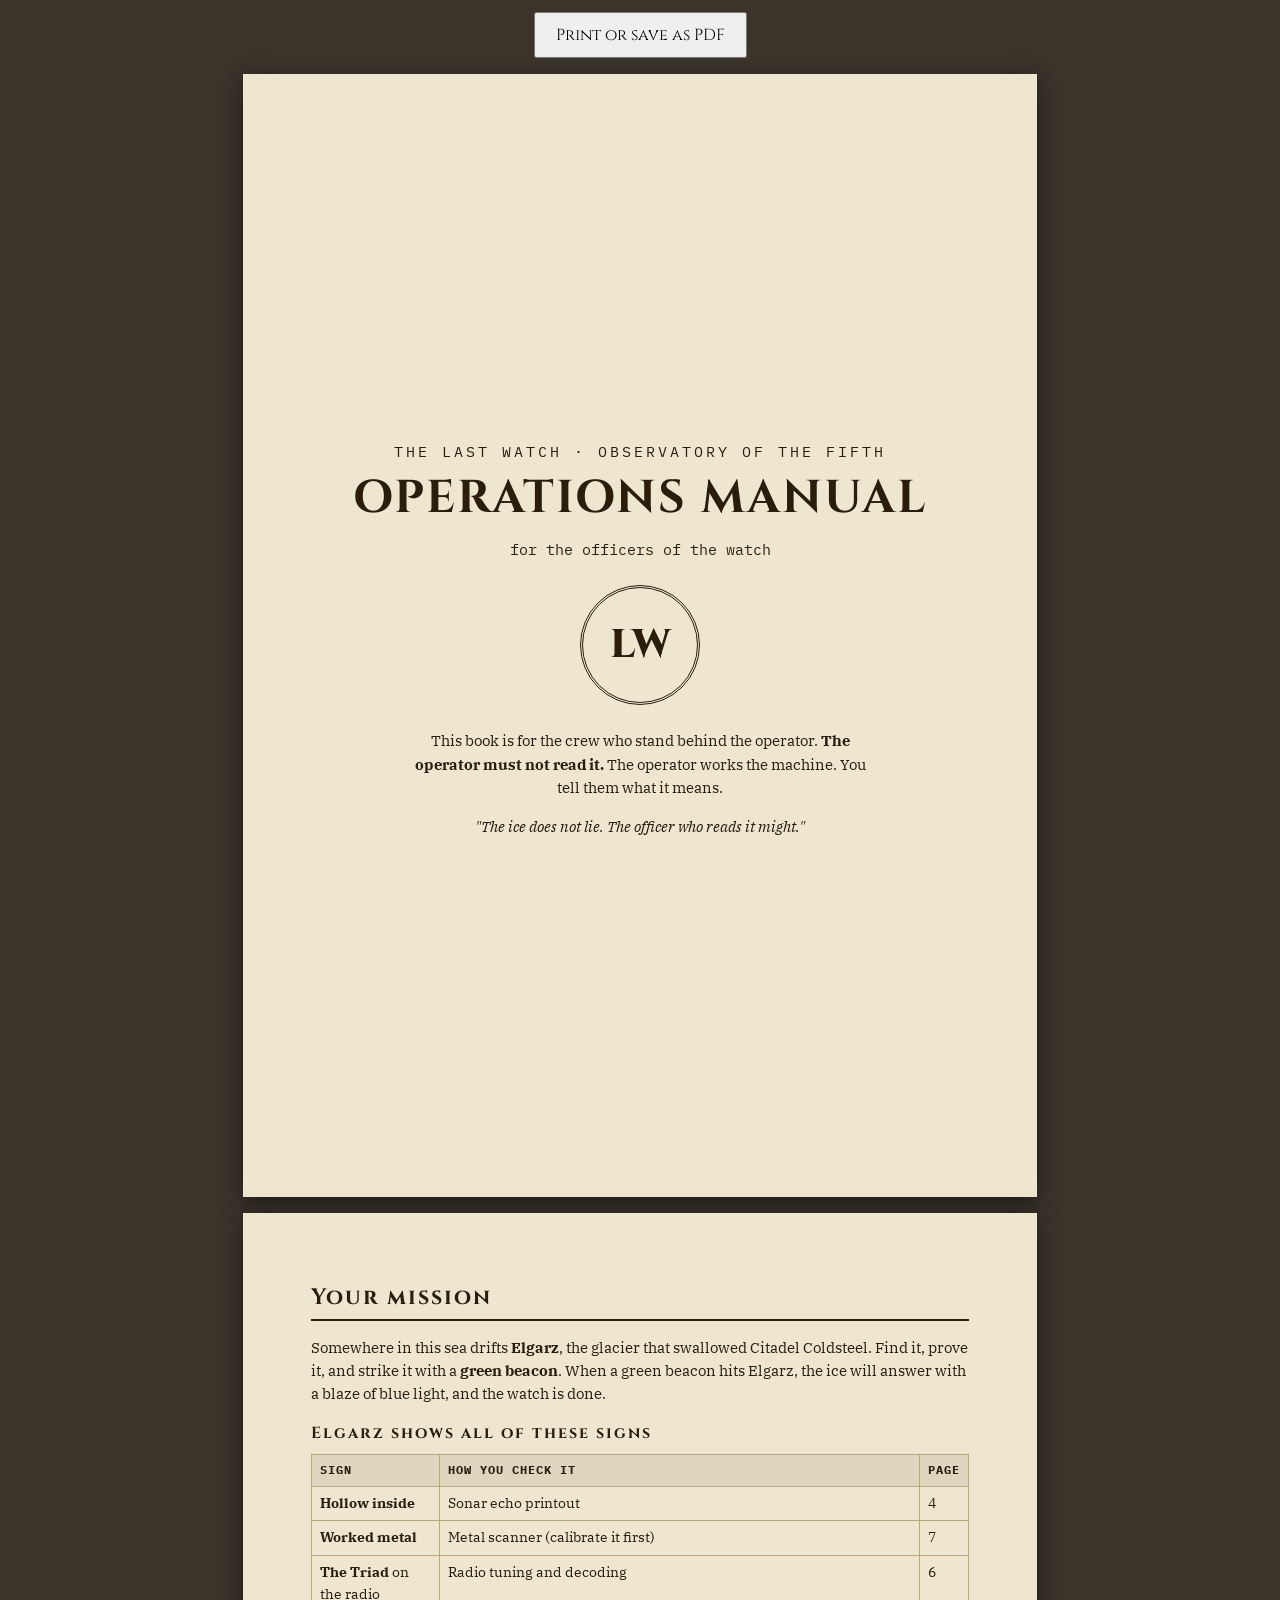
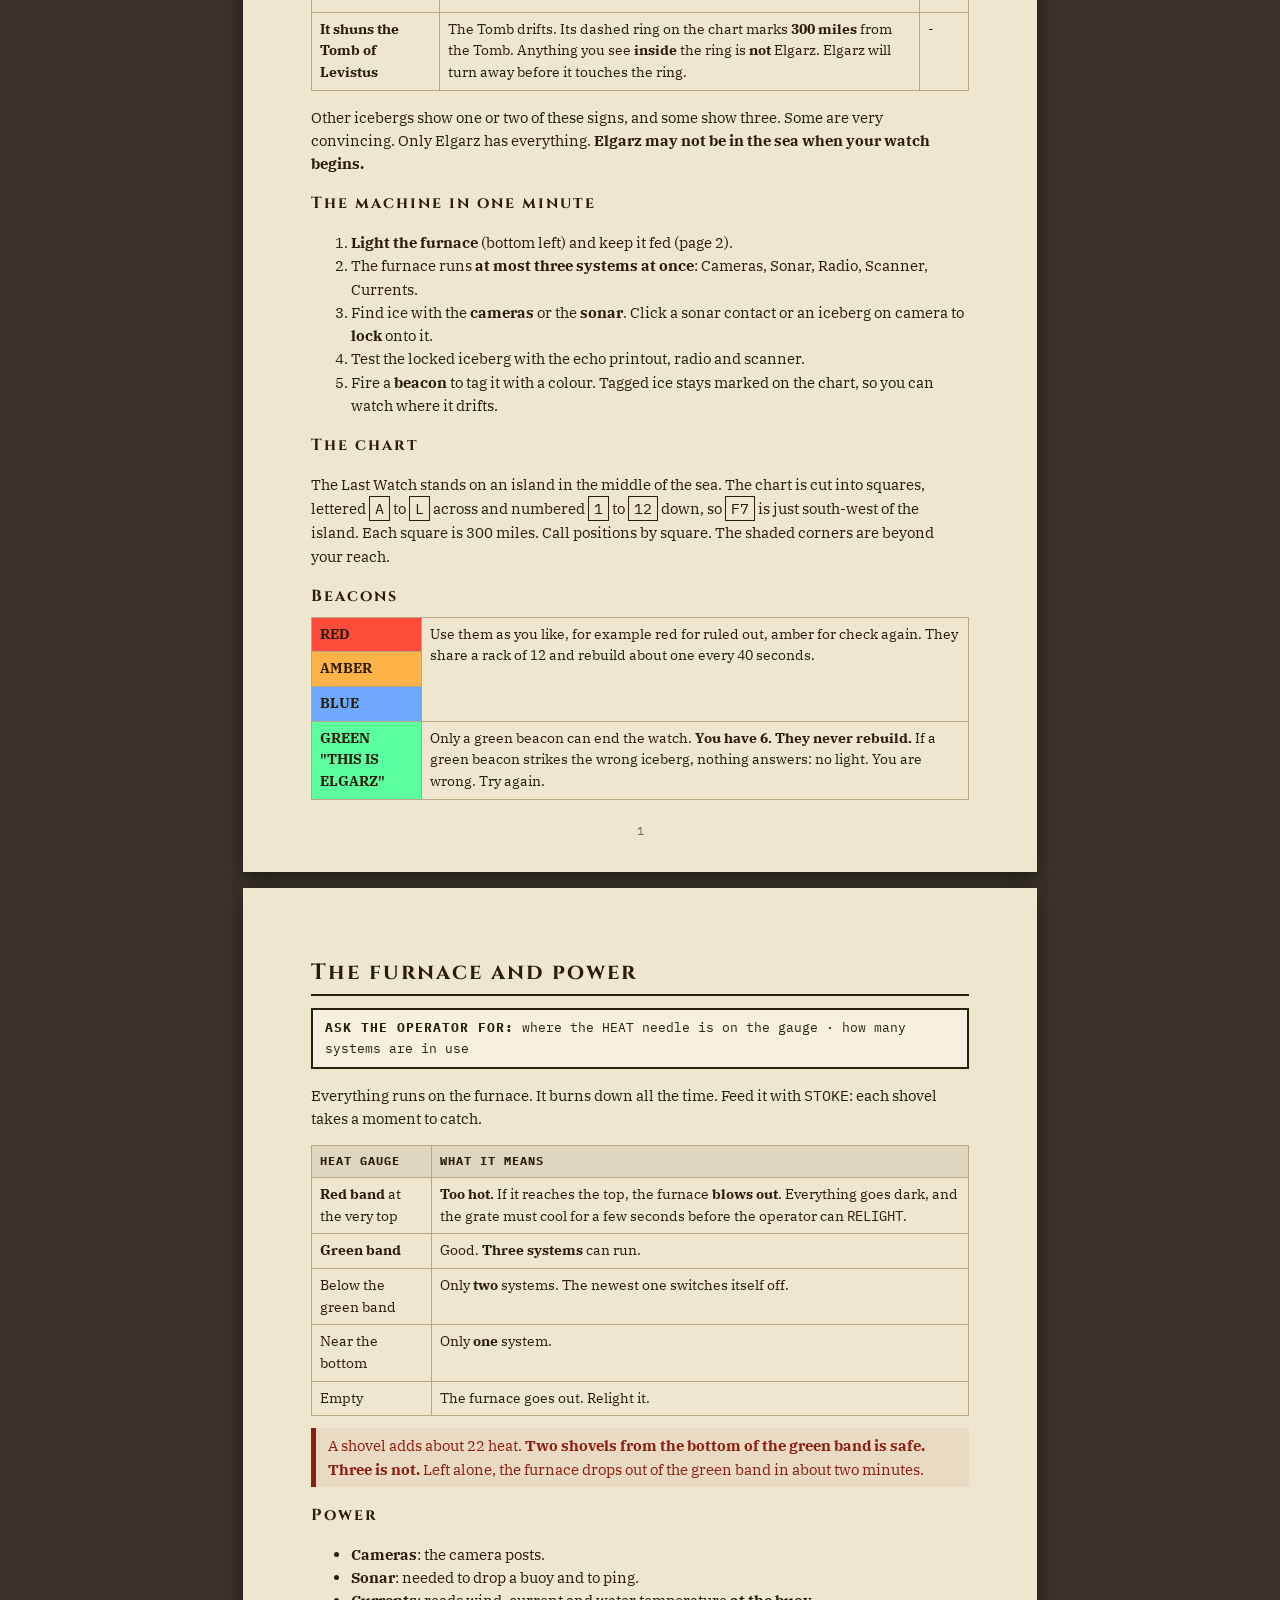
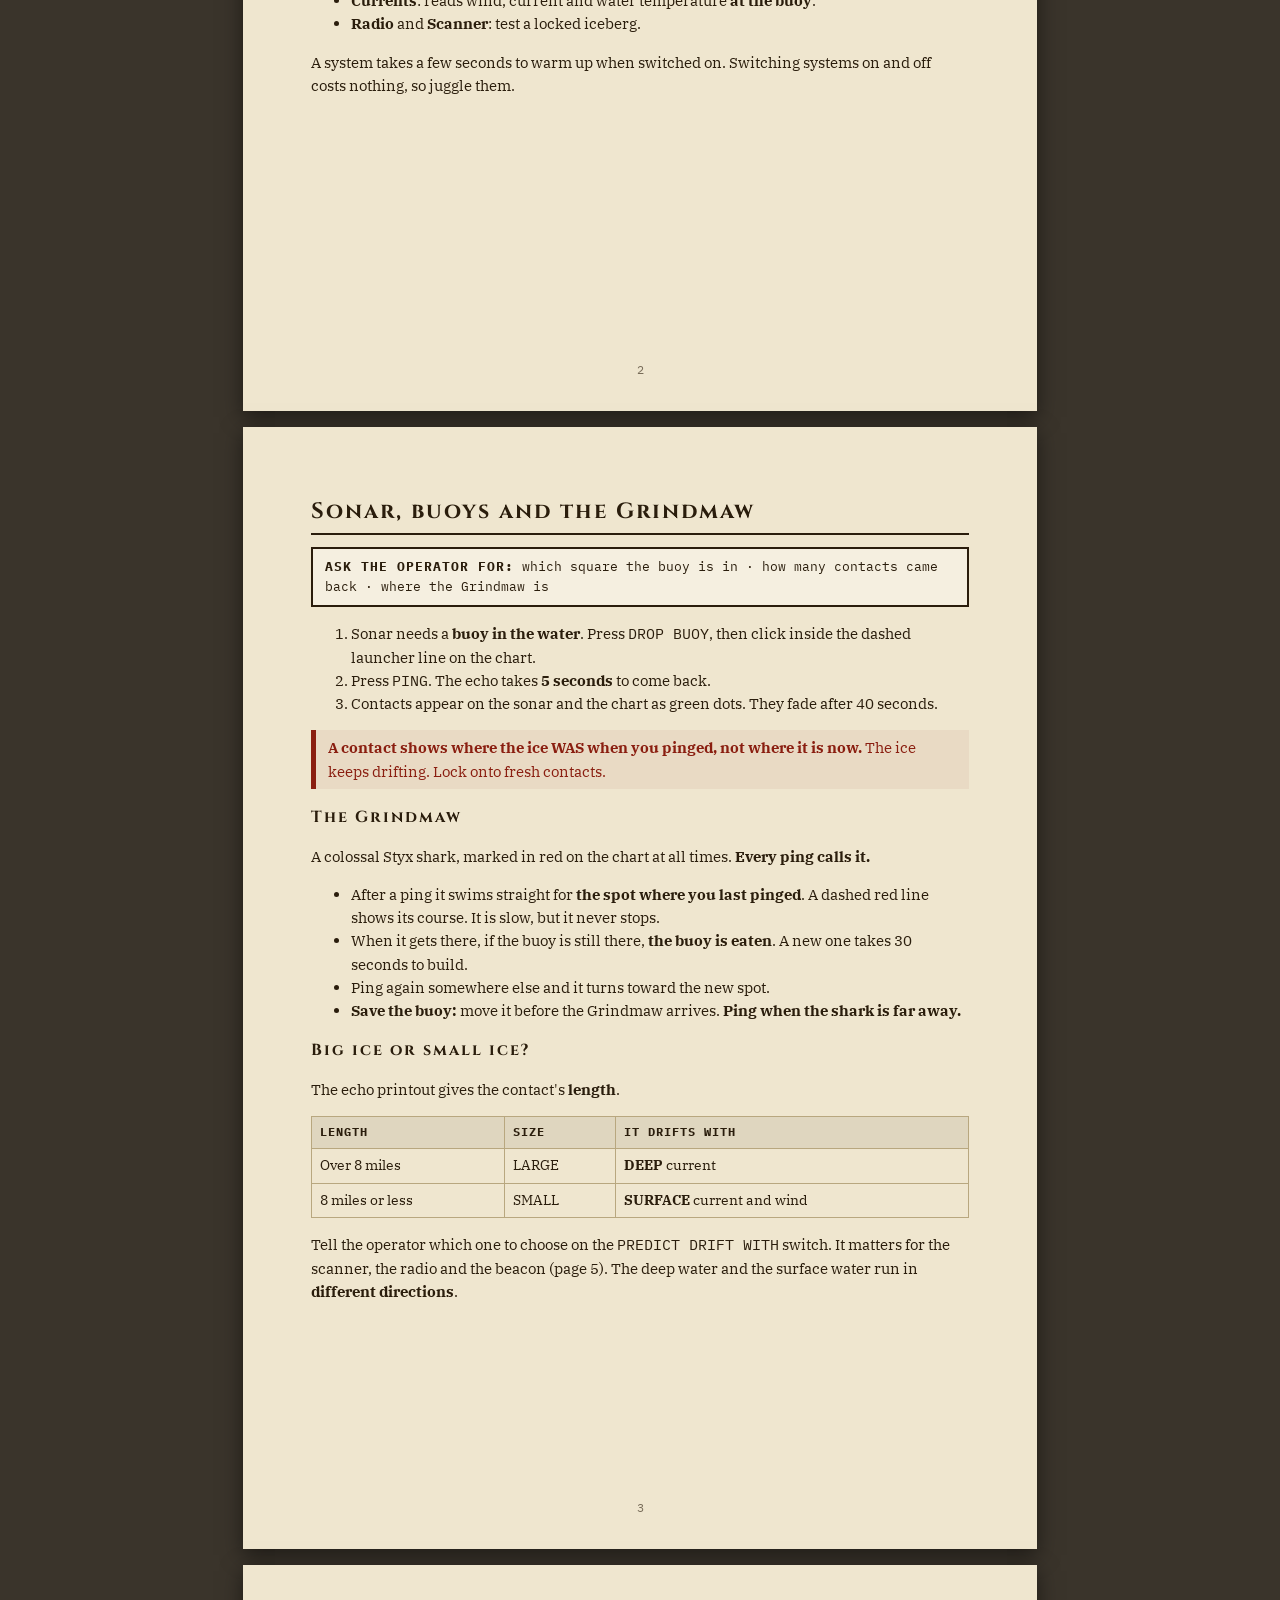
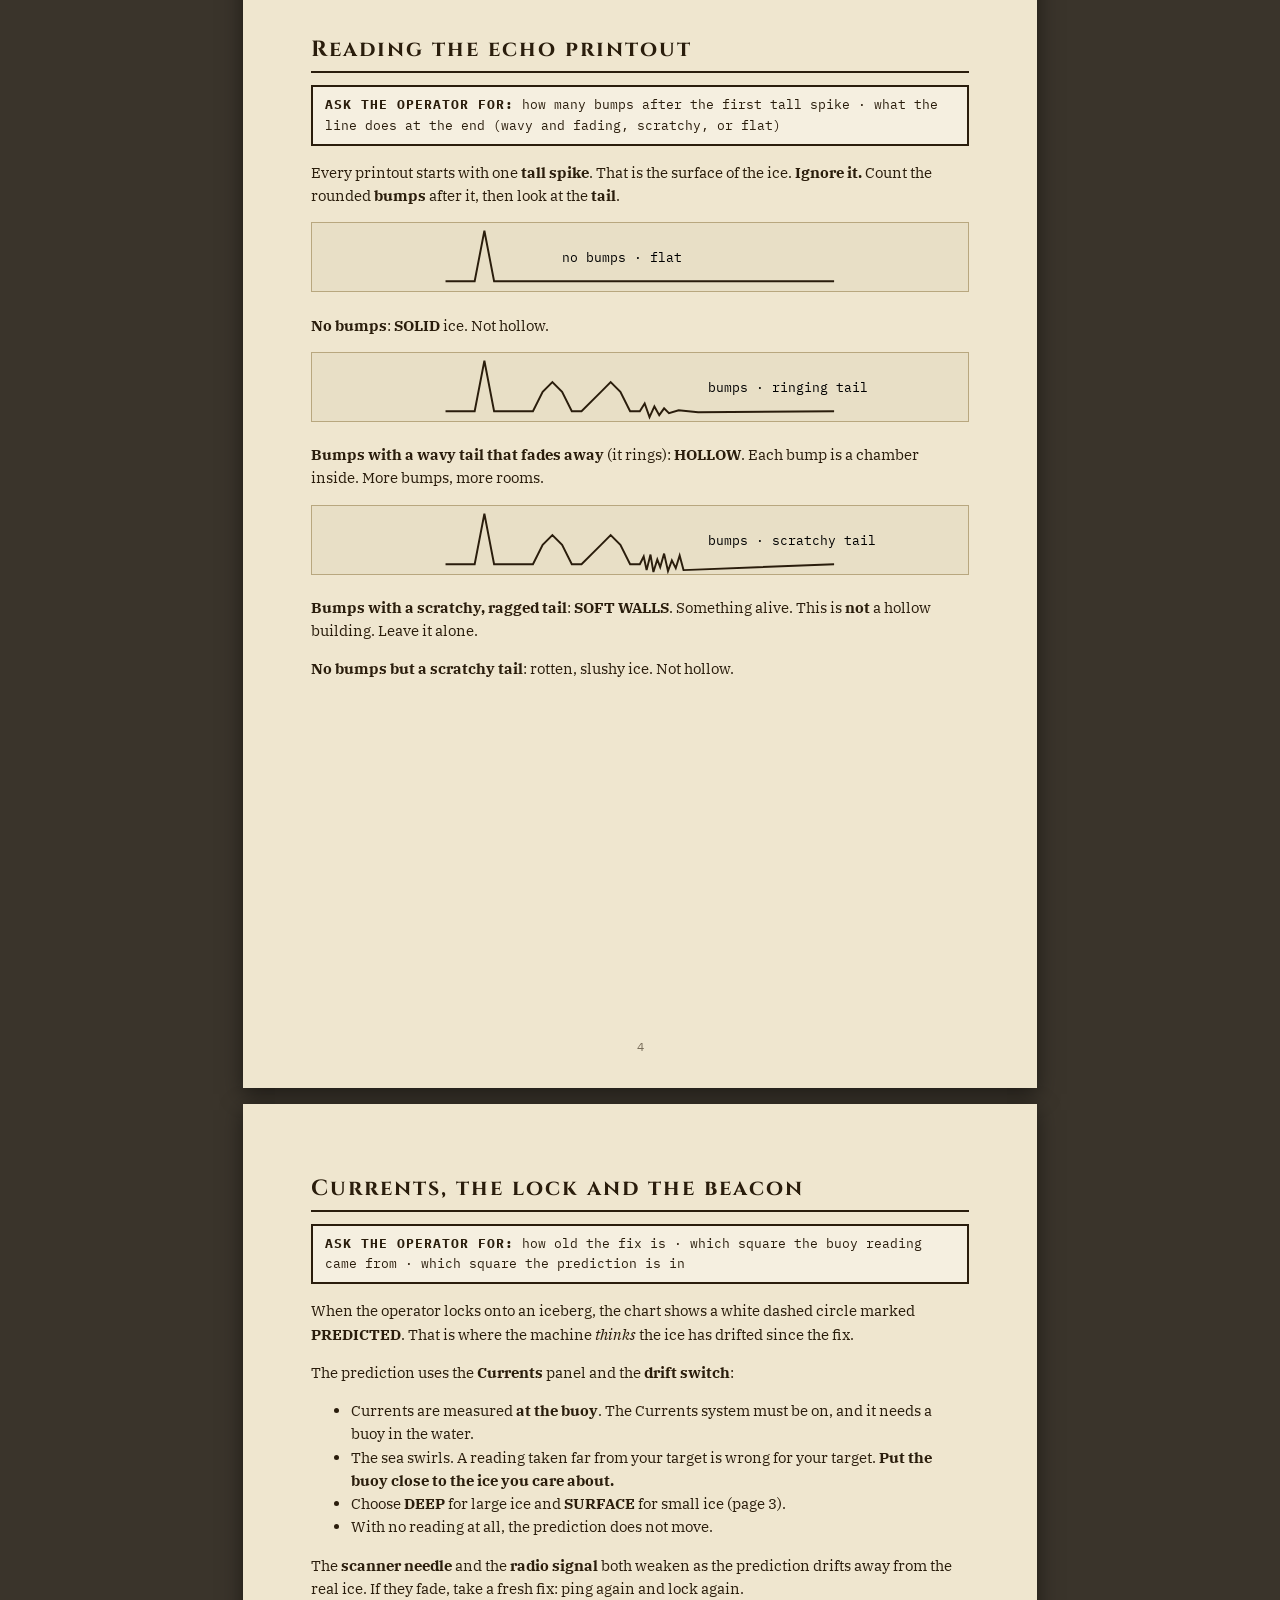
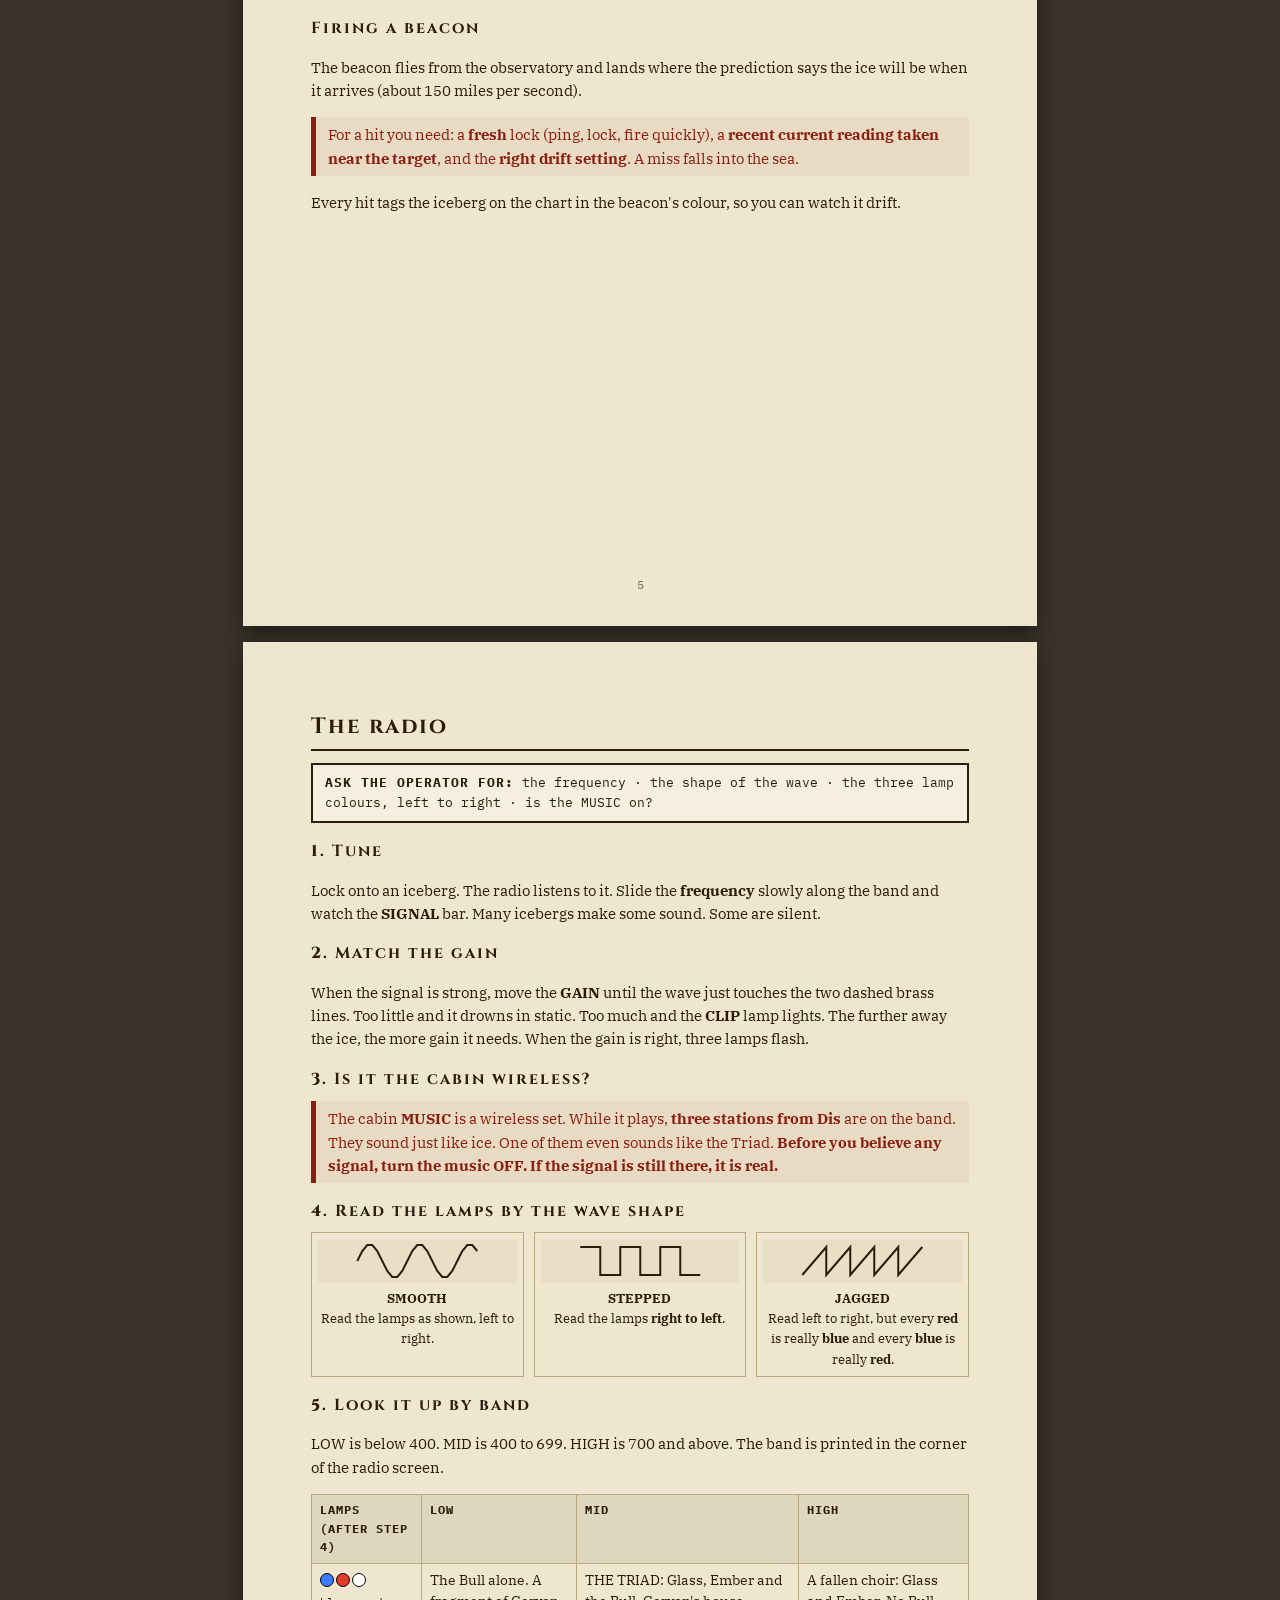
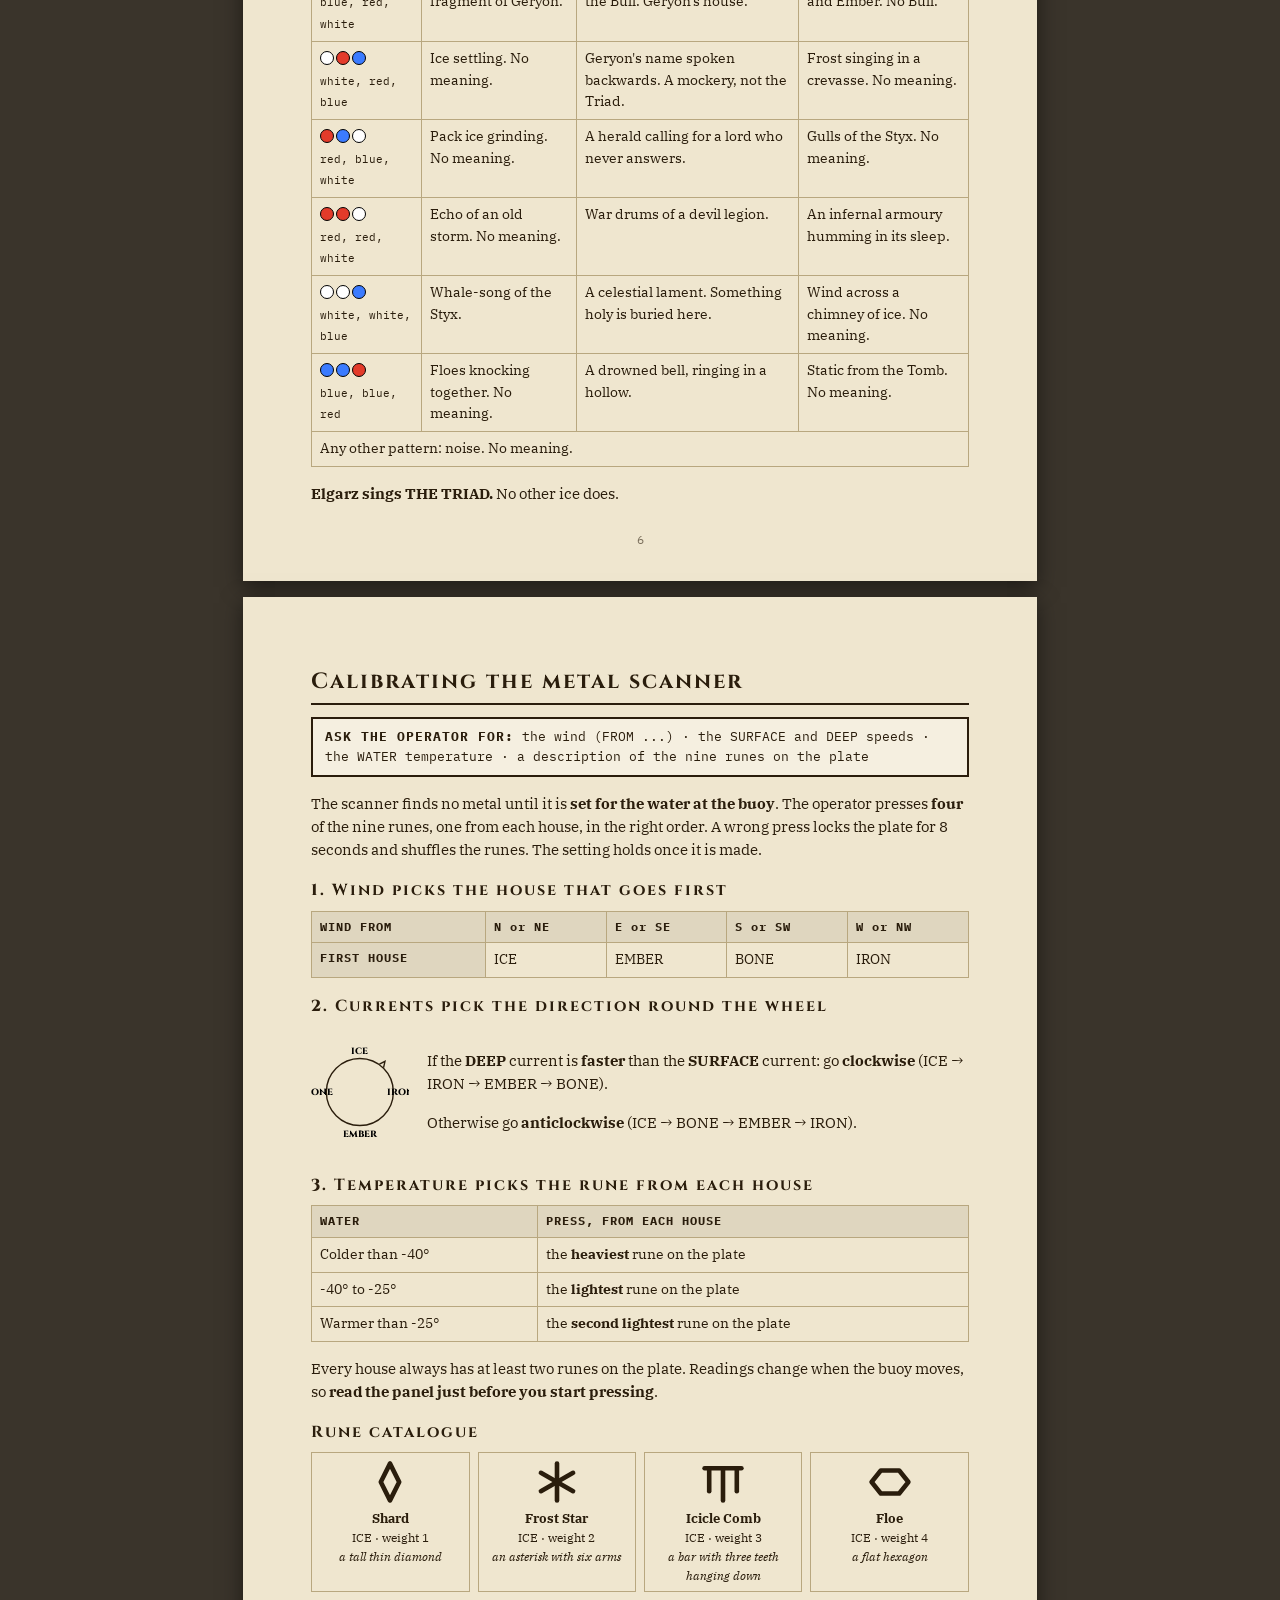
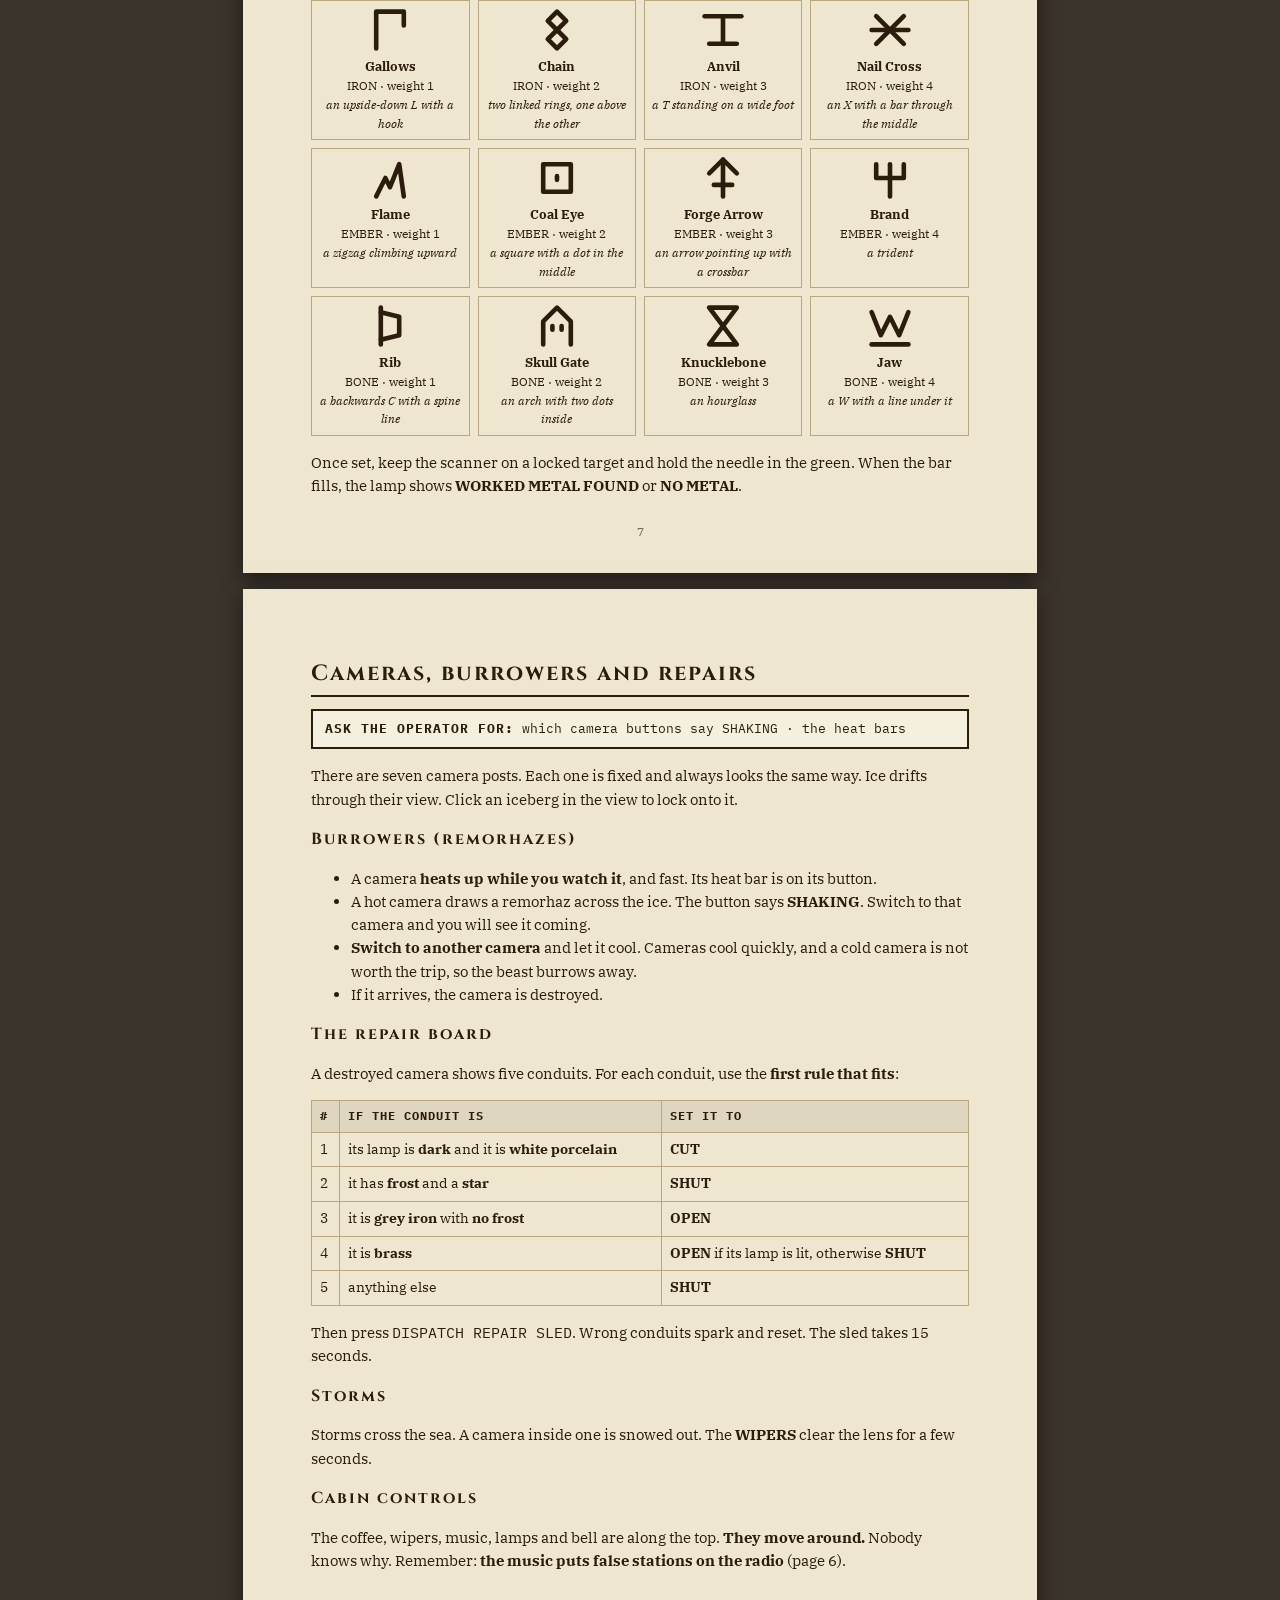
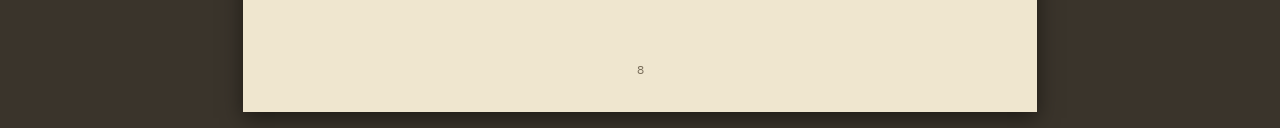
<file: playtest/manual.html>
<!doctype html>
<html lang="en">
<head>
<meta charset="utf-8">
<meta name="viewport" content="width=device-width, initial-scale=1">
<title>Operations Manual</title>
<link rel="preconnect" href="https://fonts.googleapis.com">
<link href="https://fonts.googleapis.com/css2?family=Cinzel:wght@600;800&family=IBM+Plex+Mono:wght@400;600&family=IBM+Plex+Serif:ital,wght@0,400;0,600;1,400&display=swap" rel="stylesheet">
<style>
  :root { --ink: #2a1d0c; --paper: #efe6cf; --red: #8a1e10; --rule: #b8a77f; }
  * { box-sizing: border-box; }
  body { margin: 0; background: #3a342b; color: var(--ink); font: 15px/1.55 'IBM Plex Serif', Georgia, serif; }
  .page { width: 210mm; min-height: 297mm; margin: 16px auto; padding: 18mm 18mm 16mm; background: var(--paper); box-shadow: 0 6px 20px rgba(0,0,0,.5); position: relative; }
  .page::after { content: attr(data-n); position: absolute; bottom: 9mm; left: 0; right: 0; text-align: center; font: 12px 'IBM Plex Mono', monospace; opacity: .6; }
  h1, h2, h3 { font-family: 'Cinzel', serif; letter-spacing: 2px; margin: 0 0 8px; }
  h1 { font-size: 34px; } h2 { font-size: 22px; border-bottom: 2px solid var(--ink); padding-bottom: 4px; margin-bottom: 12px; } h3 { font-size: 16px; margin-top: 16px; }
  .ask { border: 2px solid var(--ink); padding: 8px 12px; margin: 10px 0 14px; font-family: 'IBM Plex Mono', monospace; font-size: 13px; background: rgba(255,255,255,.35); }
  .ask b { letter-spacing: 1px; }
  .warn { border-left: 5px solid var(--red); padding: 6px 12px; color: var(--red); background: rgba(138,30,16,.06); margin: 10px 0; }
  table { width: 100%; border-collapse: collapse; margin: 8px 0 12px; font-size: 14px; }
  th, td { border: 1px solid var(--rule); padding: 6px 8px; text-align: left; vertical-align: top; }
  th { background: rgba(42,29,12,.08); font-family: 'IBM Plex Mono', monospace; font-size: 12px; letter-spacing: 1px; }
  .mono { font-family: 'IBM Plex Mono', monospace; }
  .lamp { display: inline-block; width: 14px; height: 14px; border-radius: 50%; border: 1px solid #000; vertical-align: -2px; margin-right: 2px; }
  .R { background: #e33b2a; } .W { background: #fff; } .B { background: #3b7bff; }
  .runes { display: grid; grid-template-columns: repeat(4, 1fr); gap: 8px; }
  .rune { border: 1px solid var(--rule); padding: 6px; text-align: center; font-size: 12px; }
  .rune svg { display: block; margin: 0 auto 4px; }
  .rune b { font-size: 13px; }
  .wheel { display: flex; align-items: center; gap: 18px; margin: 8px 0; }
  .cover { display: flex; flex-direction: column; justify-content: center; text-align: center; }
  .cover h1 { font-size: 46px; margin-bottom: 4px; }
  .seal { width: 120px; height: 120px; margin: 24px auto; border: 3px double var(--ink); border-radius: 50%; display: flex; align-items: center; justify-content: center; font: 800 40px Cinzel; }
  svg.trace { width: 100%; height: 70px; background: #e8dfc6; border: 1px solid var(--rule); }
  .two { display: grid; grid-template-columns: 1fr 1fr; gap: 14px; }
  .noprint { text-align: center; margin: 12px; }
  .noprint button { font: 16px 'Cinzel'; padding: 10px 20px; }
  @media print {
    body { background: none; }
    .page { margin: 0; box-shadow: none; page-break-after: always; width: auto; min-height: 0; }
    .noprint { display: none; }
    @page { size: A4; margin: 0; }
  }
</style>
</head>
<body>
<div class="noprint"><button onclick="print()">Print or save as PDF</button></div>

<section class="page cover" data-n="">
  <div class="mono" style="letter-spacing:3px">THE LAST WATCH · OBSERVATORY OF THE FIFTH</div>
  <h1>OPERATIONS MANUAL</h1>
  <div class="mono">for the officers of the watch</div>
  <div class="seal">LW</div>
  <p style="max-width:120mm;margin:0 auto">This book is for the crew who stand behind the operator. <b>The operator must not read it.</b> The operator works the machine. You tell them what it means.</p>
  <p style="max-width:120mm;margin:16px auto 0;font-style:italic">"The ice does not lie. The officer who reads it might."</p>
</section>

<style>
  .carriers { display: grid; grid-template-columns: repeat(3, 1fr); gap: 10px; margin: 8px 0; }
  .carriers div { border: 1px solid var(--rule); padding: 6px; text-align: center; font-size: 13px; }
  .carriers svg { width: 100%; height: 44px; background: #e8dfc6; }
  .step { font-family: 'Cinzel', serif; font-weight: 800; }
  .gridref { display: inline-block; border: 1px solid var(--ink); padding: 0 5px; font-family: 'IBM Plex Mono', monospace; }
</style>

<section class="page" data-n="1">
  <h2>Your mission</h2>
  <p>Somewhere in this sea drifts <b>Elgarz</b>, the glacier that swallowed Citadel Coldsteel. Find it, prove it, and strike it with a <b>green beacon</b>. When a green beacon hits Elgarz, the ice will answer with a blaze of blue light, and the watch is done.</p>
  <h3>Elgarz shows all of these signs</h3>
  <table>
    <tr><th>SIGN</th><th>HOW YOU CHECK IT</th><th>PAGE</th></tr>
    <tr><td><b>Hollow inside</b></td><td>Sonar echo printout</td><td>4</td></tr>
    <tr><td><b>Worked metal</b></td><td>Metal scanner (calibrate it first)</td><td>7</td></tr>
    <tr><td><b>The Triad</b> on the radio</td><td>Radio tuning and decoding</td><td>6</td></tr>
    <tr><td><b>It shuns the Tomb of Levistus</b></td><td>The Tomb drifts. Its dashed ring on the chart marks <b><span data-v="TOMB_RADIUS"></span> miles</b> from the Tomb. Anything you see <b>inside</b> the ring is <b>not</b> Elgarz. Elgarz will turn away before it touches the ring.</td><td>-</td></tr>
  </table>
  <p>Other icebergs show one or two of these signs, and some show three. Some are very convincing. Only Elgarz has everything. <b>Elgarz may not be in the sea when your watch begins.</b></p>
  <h3>The machine in one minute</h3>
  <ol>
    <li><b>Light the furnace</b> (bottom left) and keep it fed (page 2).</li>
    <li>The furnace runs <b>at most three systems at once</b>: Cameras, Sonar, Radio, Scanner, Currents.</li>
    <li>Find ice with the <b>cameras</b> or the <b>sonar</b>. Click a sonar contact or an iceberg on camera to <b>lock</b> onto it.</li>
    <li>Test the locked iceberg with the echo printout, radio and scanner.</li>
    <li>Fire a <b>beacon</b> to tag it with a colour. Tagged ice stays marked on the chart, so you can watch where it drifts.</li>
  </ol>
  <h3>The chart</h3>
  <p>The Last Watch stands on an island in the middle of the sea. The chart is cut into squares, lettered <span class="gridref">A</span> to <span class="gridref">L</span> across and numbered <span class="gridref">1</span> to <span class="gridref">12</span> down, so <span class="gridref">F7</span> is just south-west of the island. Each square is <span data-v="CELL"></span> miles. Call positions by square. The shaded corners are beyond your reach.</p>
  <h3>Beacons</h3>
  <table>
    <tr><td style="background:#ff4b3a;width:110px"><b>RED</b></td><td rowspan="3">Use them as you like, for example red for ruled out, amber for check again. They share a rack of <span data-t="beaconStock"></span> and rebuild about one every <span data-t="beaconRebuild"></span> seconds.</td></tr>
    <tr><td style="background:#ffb347"><b>AMBER</b></td></tr>
    <tr><td style="background:#6fa8ff"><b>BLUE</b></td></tr>
    <tr><td style="background:#5cff9d"><b>GREEN<br>"THIS IS ELGARZ"</b></td><td>Only a green beacon can end the watch. <b>You have <span data-t="greenStock"></span>. They never rebuild.</b> If a green beacon strikes the wrong iceberg, nothing answers: no light. You are wrong. Try again.</td></tr>
  </table>
</section>

<section class="page" data-n="2">
  <h2>The furnace and power</h2>
  <div class="ask"><b>ASK THE OPERATOR FOR:</b> where the HEAT needle is on the gauge · how many systems are in use</div>
  <p>Everything runs on the furnace. It burns down all the time. Feed it with <span class="mono">STOKE</span>: each shovel takes a moment to catch.</p>
  <table>
    <tr><th>HEAT GAUGE</th><th>WHAT IT MEANS</th></tr>
    <tr><td><b>Red band</b> at the very top</td><td><b>Too hot.</b> If it reaches the top, the furnace <b>blows out</b>. Everything goes dark, and the grate must cool for a few seconds before the operator can <span class="mono">RELIGHT</span>.</td></tr>
    <tr><td><b>Green band</b></td><td>Good. <b>Three systems</b> can run.</td></tr>
    <tr><td>Below the green band</td><td>Only <b>two</b> systems. The newest one switches itself off.</td></tr>
    <tr><td>Near the bottom</td><td>Only <b>one</b> system.</td></tr>
    <tr><td>Empty</td><td>The furnace goes out. Relight it.</td></tr>
  </table>
  <div class="warn">A shovel adds about <span data-t="stokeAmount"></span> heat. <b>Two shovels from the bottom of the green band is safe. Three is not.</b> Left alone, the furnace drops out of the green band in about two minutes.</div>
  <h3>Power</h3>
  <ul>
    <li><b>Cameras</b>: the camera posts.</li>
    <li><b>Sonar</b>: needed to drop a buoy and to ping.</li>
    <li><b>Currents</b>: reads wind, current and water temperature <b>at the buoy</b>.</li>
    <li><b>Radio</b> and <b>Scanner</b>: test a locked iceberg.</li>
  </ul>
  <p>A system takes a few seconds to warm up when switched on. Switching systems on and off costs nothing, so juggle them.</p>
</section>

<section class="page" data-n="3">
  <h2>Sonar, buoys and the Grindmaw</h2>
  <div class="ask"><b>ASK THE OPERATOR FOR:</b> which square the buoy is in · how many contacts came back · where the Grindmaw is</div>
  <ol>
    <li>Sonar needs a <b>buoy in the water</b>. Press <span class="mono">DROP BUOY</span>, then click inside the dashed launcher line on the chart.</li>
    <li>Press <span class="mono">PING</span>. The echo takes <b><span data-t="sonarDelay"></span> seconds</b> to come back.</li>
    <li>Contacts appear on the sonar and the chart as green dots. They fade after <span data-t="contactFade"></span> seconds.</li>
  </ol>
  <div class="warn"><b>A contact shows where the ice WAS when you pinged, not where it is now.</b> The ice keeps drifting. Lock onto fresh contacts.</div>
  <h3>The Grindmaw</h3>
  <p>A colossal Styx shark, marked in red on the chart at all times. <b>Every ping calls it.</b></p>
  <ul>
    <li>After a ping it swims straight for <b>the spot where you last pinged</b>. A dashed red line shows its course. It is slow, but it never stops.</li>
    <li>When it gets there, if the buoy is still there, <b>the buoy is eaten</b>. A new one takes <span data-t="buoyRebuild"></span> seconds to build.</li>
    <li>Ping again somewhere else and it turns toward the new spot.</li>
    <li><b>Save the buoy:</b> move it before the Grindmaw arrives. <b>Ping when the shark is far away.</b></li>
  </ul>
  <h3>Big ice or small ice?</h3>
  <p>The echo printout gives the contact's <b>length</b>.</p>
  <table>
    <tr><th>LENGTH</th><th>SIZE</th><th>IT DRIFTS WITH</th></tr>
    <tr><td>Over 8 miles</td><td>LARGE</td><td><b>DEEP</b> current</td></tr>
    <tr><td>8 miles or less</td><td>SMALL</td><td><b>SURFACE</b> current and wind</td></tr>
  </table>
  <p>Tell the operator which one to choose on the <span class="mono">PREDICT DRIFT WITH</span> switch. It matters for the scanner, the radio and the beacon (page 5). The deep water and the surface water run in <b>different directions</b>.</p>
</section>

<section class="page" data-n="4">
  <h2>Reading the echo printout</h2>
  <div class="ask"><b>ASK THE OPERATOR FOR:</b> how many bumps after the first tall spike · what the line does at the end (wavy and fading, scratchy, or flat)</div>
  <p>Every printout starts with one <b>tall spike</b>. That is the surface of the ice. <b>Ignore it.</b> Count the rounded <b>bumps</b> after it, then look at the <b>tail</b>.</p>
  <svg class="trace" viewBox="0 0 400 70"><polyline fill="none" stroke="#2a1d0c" stroke-width="2" points="0,60 30,60 40,8 50,60 400,60"/><text x="120" y="40" font-size="13" font-family="IBM Plex Mono">no bumps · flat</text></svg>
  <p><b>No bumps</b>: <b>SOLID</b> ice. Not hollow.</p>
  <svg class="trace" viewBox="0 0 400 70"><polyline fill="none" stroke="#2a1d0c" stroke-width="2" points="0,60 30,60 40,8 50,60 90,60 100,40 110,30 120,40 130,60 140,60 160,40 170,30 180,40 190,60 200,60 205,52 210,66 215,55 220,64 225,57 230,62 240,59 260,61 400,60"/><text x="270" y="40" font-size="13" font-family="IBM Plex Mono">bumps · ringing tail</text></svg>
  <p><b>Bumps with a wavy tail that fades away</b> (it rings): <b>HOLLOW</b>. Each bump is a chamber inside. More bumps, more rooms.</p>
  <svg class="trace" viewBox="0 0 400 70"><polyline fill="none" stroke="#2a1d0c" stroke-width="2" points="0,60 30,60 40,8 50,60 90,60 100,40 110,30 120,40 130,60 140,60 160,40 170,30 180,40 190,60 200,60 204,52 207,66 211,50 214,68 218,55 221,63 225,49 229,67 233,56 237,64 241,51 245,66 400,60"/><text x="270" y="40" font-size="13" font-family="IBM Plex Mono">bumps · scratchy tail</text></svg>
  <p><b>Bumps with a scratchy, ragged tail</b>: <b>SOFT WALLS</b>. Something alive. This is <b>not</b> a hollow building. Leave it alone.</p>
  <p><b>No bumps but a scratchy tail</b>: rotten, slushy ice. Not hollow.</p>
</section>

<section class="page" data-n="5">
  <h2>Currents, the lock and the beacon</h2>
  <div class="ask"><b>ASK THE OPERATOR FOR:</b> how old the fix is · which square the buoy reading came from · which square the prediction is in</div>
  <p>When the operator locks onto an iceberg, the chart shows a white dashed circle marked <b>PREDICTED</b>. That is where the machine <i>thinks</i> the ice has drifted since the fix.</p>
  <p>The prediction uses the <b>Currents</b> panel and the <b>drift switch</b>:</p>
  <ul>
    <li>Currents are measured <b>at the buoy</b>. The Currents system must be on, and it needs a buoy in the water.</li>
    <li>The sea swirls. A reading taken far from your target is wrong for your target. <b>Put the buoy close to the ice you care about.</b></li>
    <li>Choose <b>DEEP</b> for large ice and <b>SURFACE</b> for small ice (page 3).</li>
    <li>With no reading at all, the prediction does not move.</li>
  </ul>
  <p>The <b>scanner needle</b> and the <b>radio signal</b> both weaken as the prediction drifts away from the real ice. If they fade, take a fresh fix: ping again and lock again.</p>
  <h3>Firing a beacon</h3>
  <p>The beacon flies from the observatory and lands where the prediction says the ice will be when it arrives (about <span data-t="beaconSpeed"></span> miles per second).</p>
  <div class="warn">For a hit you need: a <b>fresh</b> lock (ping, lock, fire quickly), a <b>recent current reading taken near the target</b>, and the <b>right drift setting</b>. A miss falls into the sea.</div>
  <p>Every hit tags the iceberg on the chart in the beacon's colour, so you can watch it drift.</p>
</section>

<section class="page" data-n="6">
  <h2>The radio</h2>
  <div class="ask"><b>ASK THE OPERATOR FOR:</b> the frequency · the shape of the wave · the three lamp colours, left to right · is the MUSIC on?</div>
  <h3><span class="step">1.</span> Tune</h3>
  <p>Lock onto an iceberg. The radio listens to it. Slide the <b>frequency</b> slowly along the band and watch the <b>SIGNAL</b> bar. Many icebergs make some sound. Some are silent.</p>
  <h3><span class="step">2.</span> Match the gain</h3>
  <p>When the signal is strong, move the <b>GAIN</b> until the wave just touches the two dashed brass lines. Too little and it drowns in static. Too much and the <b>CLIP</b> lamp lights. The further away the ice, the more gain it needs. When the gain is right, three lamps flash.</p>
  <h3><span class="step">3.</span> Is it the cabin wireless?</h3>
  <div class="warn">The cabin <b>MUSIC</b> is a wireless set. While it plays, <b>three stations from Dis</b> are on the band. They sound just like ice. One of them even sounds like the Triad. <b>Before you believe any signal, turn the music OFF. If the signal is still there, it is real.</b></div>
  <h3><span class="step">4.</span> Read the lamps by the wave shape</h3>
  <div class="carriers">
    <div><svg viewBox="0 0 120 44"><polyline fill="none" stroke="#2a1d0c" stroke-width="2" points="0,22 5,12 10,6 15,6 20,12 25,22 30,32 35,38 40,38 45,32 50,22 55,12 60,6 65,6 70,12 75,22 80,32 85,38 90,38 95,32 100,22 105,12 110,6 115,6 120,12"/></svg><b>SMOOTH</b><br>Read the lamps as shown, left to right.</div>
    <div><svg viewBox="0 0 120 44"><polyline fill="none" stroke="#2a1d0c" stroke-width="2" points="0,8 20,8 20,36 40,36 40,8 60,8 60,36 80,36 80,8 100,8 100,36 120,36"/></svg><b>STEPPED</b><br>Read the lamps <b>right to left</b>.</div>
    <div><svg viewBox="0 0 120 44"><polyline fill="none" stroke="#2a1d0c" stroke-width="2" points="0,36 24,8 24,36 48,8 48,36 72,8 72,36 96,8 96,36 120,8"/></svg><b>JAGGED</b><br>Read left to right, but every <b>red</b> is really <b>blue</b> and every <b>blue</b> is really <b>red</b>.</div>
  </div>
  <h3><span class="step">5.</span> Look it up by band</h3>
  <p>LOW is below 400. MID is 400 to 699. HIGH is 700 and above. The band is printed in the corner of the radio screen.</p>
  <table id="radiotable"></table>
  <p><b>Elgarz sings THE TRIAD.</b> No other ice does.</p>
</section>

<section class="page" data-n="7">
  <h2>Calibrating the metal scanner</h2>
  <div class="ask"><b>ASK THE OPERATOR FOR:</b> the wind (FROM ...) · the SURFACE and DEEP speeds · the WATER temperature · a description of the nine runes on the plate</div>
  <p>The scanner finds no metal until it is <b>set for the water at the buoy</b>. The operator presses <b>four</b> of the nine runes, one from each house, in the right order. A wrong press locks the plate for <span data-t="runeLockout"></span> seconds and shuffles the runes. The setting holds once it is made.</p>
  <h3><span class="step">1.</span> Wind picks the house that goes first</h3>
  <table>
    <tr><th>WIND FROM</th><th>N or NE</th><th>E or SE</th><th>S or SW</th><th>W or NW</th></tr>
    <tr><th>FIRST HOUSE</th><td>ICE</td><td>EMBER</td><td>BONE</td><td>IRON</td></tr>
  </table>
  <h3><span class="step">2.</span> Currents pick the direction round the wheel</h3>
  <div class="wheel"><svg viewBox="0 0 140 140" width="130" height="130"><circle cx="70" cy="70" r="48" fill="none" stroke="#2a1d0c" stroke-width="2"/><path d="M98 30 l8 -4 l-2 9" fill="none" stroke="#2a1d0c" stroke-width="2"/><g font-family="Cinzel" font-size="13" font-weight="800" text-anchor="middle"><text x="70" y="16">ICE</text><text x="128" y="74">IRON</text><text x="70" y="134">EMBER</text><text x="12" y="74">BONE</text></g></svg>
  <div><p>If the <b>DEEP</b> current is <b>faster</b> than the <b>SURFACE</b> current: go <b>clockwise</b> (ICE → IRON → EMBER → BONE).</p><p>Otherwise go <b>anticlockwise</b> (ICE → BONE → EMBER → IRON).</p></div></div>
  <h3><span class="step">3.</span> Temperature picks the rune from each house</h3>
  <table>
    <tr><th>WATER</th><th>PRESS, FROM EACH HOUSE</th></tr>
    <tr><td>Colder than -40°</td><td>the <b>heaviest</b> rune on the plate</td></tr>
    <tr><td>-40° to -25°</td><td>the <b>lightest</b> rune on the plate</td></tr>
    <tr><td>Warmer than -25°</td><td>the <b>second lightest</b> rune on the plate</td></tr>
  </table>
  <p>Every house always has at least two runes on the plate. Readings change when the buoy moves, so <b>read the panel just before you start pressing</b>.</p>
  <h3>Rune catalogue</h3>
  <div class="runes" id="runes"></div>
  <p>Once set, keep the scanner on a locked target and hold the needle in the green. When the bar fills, the lamp shows <b>WORKED METAL FOUND</b> or <b>NO METAL</b>.</p>
</section>

<section class="page" data-n="8">
  <h2>Cameras, burrowers and repairs</h2>
  <div class="ask"><b>ASK THE OPERATOR FOR:</b> which camera buttons say SHAKING · the heat bars</div>
  <p>There are seven camera posts. Each one is fixed and always looks the same way. Ice drifts through their view. Click an iceberg in the view to lock onto it.</p>
  <h3>Burrowers (remorhazes)</h3>
  <ul>
    <li>A camera <b>heats up while you watch it</b>, and fast. Its heat bar is on its button.</li>
    <li>A hot camera draws a remorhaz across the ice. The button says <b>SHAKING</b>. Switch to that camera and you will see it coming.</li>
    <li><b>Switch to another camera</b> and let it cool. Cameras cool quickly, and a cold camera is not worth the trip, so the beast burrows away.</li>
    <li>If it arrives, the camera is destroyed.</li>
  </ul>
  <h3>The repair board</h3>
  <p>A destroyed camera shows five conduits. For each conduit, use the <b>first rule that fits</b>:</p>
  <table>
    <tr><th>#</th><th>IF THE CONDUIT IS</th><th>SET IT TO</th></tr>
    <tr><td>1</td><td>its lamp is <b>dark</b> and it is <b>white porcelain</b></td><td><b>CUT</b></td></tr>
    <tr><td>2</td><td>it has <b>frost</b> and a <b>star</b></td><td><b>SHUT</b></td></tr>
    <tr><td>3</td><td>it is <b>grey iron</b> with <b>no frost</b></td><td><b>OPEN</b></td></tr>
    <tr><td>4</td><td>it is <b>brass</b></td><td><b>OPEN</b> if its lamp is lit, otherwise <b>SHUT</b></td></tr>
    <tr><td>5</td><td>anything else</td><td><b>SHUT</b></td></tr>
  </table>
  <p>Then press <span class="mono">DISPATCH REPAIR SLED</span>. Wrong conduits spark and reset. The sled takes <span data-t="repairTime"></span> seconds.</p>
  <h3>Storms</h3>
  <p>Storms cross the sea. A camera inside one is snowed out. The <b>WIPERS</b> clear the lens for a few seconds.</p>
  <h3>Cabin controls</h3>
  <p>The coffee, wipers, music, lamps and bell are along the top. <b>They move around.</b> Nobody knows why. Remember: <b>the music puts false stations on the radio</b> (page 6).</p>
</section>

<script type="module">
import { RUNES, glyphSVG, HOUSES } from './src/glyphs.js';
import { RADIO_TABLE, TUNING, TOMB_RADIUS, CELL } from './src/scenario.js';
const V = { TOMB_RADIUS, CELL };
document.querySelectorAll('[data-t]').forEach(e => { e.textContent = TUNING[e.dataset.t]; });
document.querySelectorAll('[data-v]').forEach(e => { e.textContent = V[e.dataset.v]; });
const lamps = s => [...s].map(c => `<span class="lamp ${c}"></span>`).join('');
document.getElementById('radiotable').innerHTML = '<tr><th>LAMPS (AFTER STEP 4)</th><th>LOW</th><th>MID</th><th>HIGH</th></tr>' +
  Object.entries(RADIO_TABLE).map(([k, v]) => `<tr><td>${lamps(k)}<br><span class="mono" style="font-size:11px">${[...k].map(c => ({ R: 'red', W: 'white', B: 'blue' })[c]).join(', ')}</span></td><td>${v.LOW}</td><td>${v.MID}</td><td>${v.HIGH}</td></tr>`).join('') +
  '<tr><td colspan="4">Any other pattern: noise. No meaning.</td></tr>';
const order = [...RUNES.keys()].sort((a, b) => HOUSES.indexOf(RUNES[a].house) - HOUSES.indexOf(RUNES[b].house) || RUNES[a].weight - RUNES[b].weight);
document.getElementById('runes').innerHTML = order.map(i => `<div class="rune">${glyphSVG(i, 46, '#2a1d0c', 1)}<b>${RUNES[i].name}</b><br>${RUNES[i].house.toUpperCase()} · weight ${RUNES[i].weight}<br><i>${RUNES[i].looks}</i></div>`).join('');
</script>
</body>
</html>
</file>
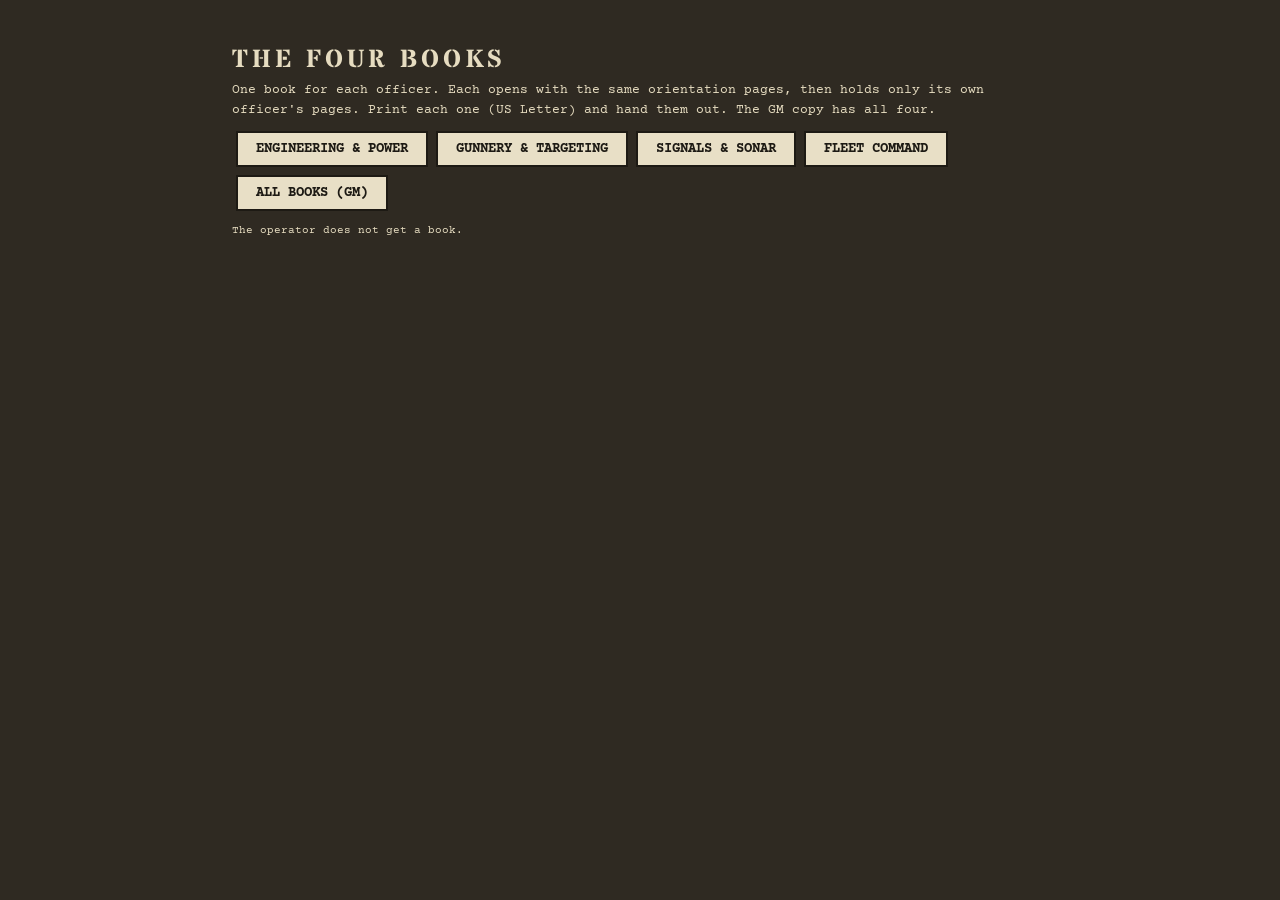
<file: previous/books.html>
<!doctype html>
<html lang="en">
<head>
<meta charset="utf-8">
<meta name="viewport" content="width=device-width, initial-scale=1">
<title>Operations Manual · The Three Books</title>
<link rel="preconnect" href="https://fonts.googleapis.com">
<link href="https://fonts.googleapis.com/css2?family=Caveat:wght@600&family=Courier+Prime:ital,wght@0,400;0,700;1,400&family=Stardos+Stencil:wght@400;700&display=swap" rel="stylesheet">
<style>
  :root { --paper: #f1ead6; --ink: #1d1a14; --red: #9b2116; --rule: #b9ad8b; --faint: #d9cfb3; --blue: #23407a; --green: #2f5e33; }
  * { box-sizing: border-box; }
  body { margin: 0; background: #2f2a22; color: var(--ink); font: 12.5px/1.5 'Courier Prime', 'Courier New', monospace; }
  .page { position: relative; width: 8.5in; height: 11in; margin: 18px auto; padding: 0.78in 0.7in 0.75in; background: var(--paper); overflow: hidden;
    box-shadow: 0 8px 24px rgba(0,0,0,.55);
    background-image: radial-gradient(ellipse at 20% 10%, rgba(255,255,255,.35), transparent 60%), radial-gradient(ellipse at 90% 95%, rgba(120,90,40,.10), transparent 55%); }
  .page::before { content: ''; position: absolute; inset: 0.32in; border: 1.5px solid var(--ink); pointer-events: none; }
  .page::after { content: ''; position: absolute; inset: 0.36in; border: 0.5px solid var(--ink); pointer-events: none; }
  .page.off { display: none; }
  .hdr, .ftr { position: absolute; left: 0.5in; right: 0.5in; display: flex; justify-content: space-between; font-size: 9.5px; letter-spacing: 2px; text-transform: uppercase; }
  .hdr { top: 0.42in; } .ftr { bottom: 0.42in; }
  .hdr b, .ftr b { color: var(--red); }
  h1, h2, h3 { font-family: 'Stardos Stencil', 'Courier Prime', monospace; font-weight: 700; letter-spacing: 3px; margin: 0; }
  h2 { font-size: 24px; border-bottom: 3px double var(--ink); padding-bottom: 4px; margin-bottom: 10px; display: flex; align-items: baseline; gap: 14px; }
  h2 .code { font-size: 14px; color: var(--red); letter-spacing: 2px; }
  h3 { font-size: 14px; margin: 12px 0 4px; }
  p { margin: 0 0 7px; }
  ul, ol { margin: 4px 0 8px; padding-left: 20px; } li { margin-bottom: 2px; }
  table { width: 100%; border-collapse: collapse; margin: 6px 0 10px; font-size: 11.5px; }
  th, td { border: 1px solid var(--ink); padding: 3px 6px; text-align: left; vertical-align: top; }
  th { background: rgba(29,26,20,.08); font-size: 10px; letter-spacing: 1.5px; text-transform: uppercase; }
  .fig { border: 1px solid var(--ink); padding: 8px 8px 4px; margin: 8px 0 10px; background: rgba(255,255,255,.25); }
  .fig svg { display: block; margin: 0 auto; }
  .cap { font-size: 10px; letter-spacing: 1.5px; text-transform: uppercase; border-top: 1px dashed var(--rule); margin-top: 4px; padding-top: 3px; }
  .cap b { color: var(--red); }
  .ask { border-left: 4px solid var(--red); padding: 4px 10px; margin: 6px 0 8px; font-size: 11.5px; background: rgba(155,33,22,.05); }
  .ask b { color: var(--red); letter-spacing: 1px; }
  .ask.crew { border-left-color: var(--blue); background: rgba(35,64,122,.06); }
  .ask.crew b { color: var(--blue); }
  .warn { border: 1.5px solid var(--red); padding: 5px 10px; margin: 8px 0; color: var(--red); }
  .aside { font-size: 11px; font-style: italic; border-left: 2px solid #8a7a5a; padding: 2px 10px; margin: 4px 0 8px; color: #4a4030; }
  .two { display: grid; grid-template-columns: 1fr 1fr; gap: 14px; }
  .stamp { position: absolute; font-family: 'Stardos Stencil', monospace; color: var(--red); border: 3px solid var(--red); padding: 2px 12px; letter-spacing: 4px; opacity: .72; transform: rotate(-8deg); }
  .margin { position: absolute; width: 2.9in; text-align: right; font-family: 'Caveat', cursive; font-size: 16px; line-height: 1.1; color: var(--blue); transform: rotate(-3deg); }
  .margin .re { display: block; margin-top: 4px; color: var(--red); transform: rotate(2deg); }
  .lamp { display: inline-block; width: 11px; height: 11px; border-radius: 50%; border: 1px solid #000; vertical-align: -1px; }
  .R { background: #e33b2a; } .W { background: #fff; } .B { background: #3b7bff; } .Y { background: #f2b01e; } .G { background: #2bb35e; }
  .runes { display: grid; grid-template-columns: repeat(4, 1fr); gap: 6px; }
  .rune { border: 1px solid var(--ink); padding: 5px; text-align: center; font-size: 10.5px; line-height: 1.3; }
  .rune svg { display: block; margin: 0 auto 2px; }
  .cover { display: flex; flex-direction: column; justify-content: center; align-items: center; text-align: center; }
  .cover h1 { font-size: 46px; letter-spacing: 6px; line-height: 1.05; }
  .cover .book { font-family: 'Stardos Stencil'; font-size: 30px; letter-spacing: 6px; margin-top: 18px; color: var(--red); border-top: 3px double var(--ink); border-bottom: 3px double var(--ink); padding: 6px 18px; }
  .lead { font-weight: 700; }
  .tag { display: inline-block; border: 1px solid var(--ink); padding: 0 5px; font-size: 10px; letter-spacing: 1px; }
  .noprint { text-align: center; margin: 14px; color: #e6dcc0; font-family: 'Courier Prime', monospace; }
  .noprint button, .noprint a.btn { font: 700 14px 'Courier Prime', monospace; padding: 8px 18px; margin: 4px; display: inline-block; background: #e8dfc6; color: #1d1a14; border: 2px solid #1d1a14; text-decoration: none; }
  .noprint a.btn.on { background: #9b2116; color: #fff; }
  .noprint a { color: #e8cf98; }
  .picker { max-width: 8.5in; margin: 40px auto; text-align: left; color: #e6dcc0; line-height: 1.6; }
  #t-index td, #t-index th { padding: 1px 6px; }
  #t-flow td { padding: 2px 6px; font-size: 11px; }
  @page { size: letter; margin: 0; }
  @media print { body { background: none; } .page { margin: 0; box-shadow: none; page-break-after: always; } .noprint { display: none; } }
</style>
</head>
<body>
<div class="noprint" id="bar"></div>

<!-- ============ COVER (one per book) ============ -->
<section class="page cover" data-book="each" data-sec="COVER" data-title="Cover">
  <div style="font-size:11px;letter-spacing:5px">TRUE NAVY OF THE FIFTH · OBSERVATORY SERIES</div>
  <div id="coverart" style="margin:26px 0"></div>
  <h1>THE LAST WATCH</h1>
  <div style="font-family:'Stardos Stencil';font-size:20px;letter-spacing:5px;margin-top:6px">OPERATIONS MANUAL</div>
  <div class="book" id="covername"></div>
  <div class="stamp" style="right:0.9in;top:1.3in">RESTRICTED</div>
  <div class="stamp" style="left:0.9in;bottom:1.4in;transform:rotate(5deg);font-size:13px">LOYAL TO GERYON</div>
</section>

<!-- ======================= ORIENTATION: IN EVERY BOOK ======================= -->

<section class="page" data-book="all" data-sec="CONTENTS" data-title="Contents">
  <h2>CONTENTS</h2>
  <table id="t-index"></table>
</section>

<section class="page" data-book="all" data-sec="LW-0" data-title="Orientation">
  <h2><span class="code">LW-0</span> ORIENTATION</h2>
  <p>The Last Watch is an outpost of the <b>True Navy of the Fifth</b>, still loyal to Geryon. Levistus has hunted for Geryon a long time. What he seeks drifts somewhere in this sea: <b>Elgarz</b>, a glacier among thousands, known to the Navy only by a set of coded signs.</p>
  <p>When the Navy must speak with Elgarz, this outpost makes contact. Find the glacier that carries the signs, then strike it with a <b>green transmitter beacon</b>. Elgarz will recognise the call and answer, revealing its position for a time.</p>
  <p>This manual is issued in <b>four books</b>: <b>ENGINEERING</b>, <b>GUNNERY</b>, <b>SIGNALS</b> and <b>FLEET COMMAND</b>. No officer holds every procedure, so most tasks need two of you. Where a page says <span class="tag">ASK SIGNALS</span>, ask Signals.</p>
  <h3>The watch, step by step</h3>
  <table id="t-flow"></table>
</section>

<section class="page" data-book="all" data-sec="LW-0A" data-title="Identifying Elgarz and the cockpit">
  <h2><span class="code">LW-0A</span> IDENTIFYING ELGARZ</h2>
  <div class="fig"><div id="f-sieve"></div><div class="cap"><b>FIG. 0.1</b> Identifying Elgarz. Each test narrows the field. Only Elgarz carries every sign.</div></div>
  <h3>The chart</h3>
  <p>The Last Watch stands on an island mid-sea. Squares run <b>A–L</b> across and <b>1–12</b> down, <span data-v="CELL"></span> miles each. Call positions by square. Shaded corners are out of reach.</p>
  <p>The <b>Tomb of Levistus</b> drifts, ringed at <span data-v="TOMB_RADIUS"></span> miles. Levistus keeps his own close: <b>nothing inside the ring is Elgarz.</b> Four hatched <b>shoals</b> scatter the sonar. Some ice travels together, notably <b>the Graveyard</b>.</p>
  <div class="fig"><div id="f-cockpit"></div><div class="cap"><b>FIG. 0.2</b> The operator's stations. LOOK LEFT, LOOK UP and LOOK DOWN are on the top bar, beside PAUSE.</div></div>
</section>

<section class="page" data-book="all" data-sec="LW-0B" data-title="The sea">
  <h2><span class="code">LW-0B</span> THE SEA</h2>
  <p>The water of Stygia runs from about −185° to −255°, near −215° on a usual night: coldest near the Tomb, and colder as the night goes on. Things live in it. All of them go for the buoy. <b>Ping, then move the buoy.</b></p>
  <p class="aside">Nothing can be colder than <b>absolute zero</b>, −273 °C or 0 K. The ice by the Tomb comes within twenty degrees of it.</p>
  <h3>The hunters</h3>
  <p><b>The Grindmaw</b> answers every ping. It races to the spot (fast from far off, slow over the last square and a half), eats any buoy it finds there, then circles the Watch. <b>Old Tom</b> wakes after about ten minutes and does the same for every <b>buoy splashdown</b>, circling the other way. <b>Frozen monsters</b> sleep in some ice; a beacon strike wakes one, and it swims for the buoy. Move the buoy a full buoy range away and it loses interest.</p>
  <div class="fig"><div id="f-hunters"></div><div class="cap"><b>FIG. 0.3</b> The hunters. Each eats a buoy it finds, then circles the Watch: opposite ways.</div></div>
  <h3>Weather, rock and burrowers</h3>
  <ul>
    <li><b>Storms</b> drift across the sea. Snow on an orb blinds it. <b>A buoy left in a storm for about <span data-t="buoyStormTime"></span> s is torn loose</b>, and the winch with it. Move it out.</li>
    <li><b>Shoals:</b> nothing inside one returns an echo, and a buoy on the rocks hears nothing. Use the orbs instead.</li>
    <li><b>Remorhazes</b> burrow towards an orb that is watched too long. Look away and it cools. The COOLANT rune cools every orb at once.</li>
  </ul>
  <h3>Beacons</h3>
  <p><b>Check HIT CHANCE before firing.</b> Gunnery can help improve it (GU-2).</p>
  <p><span class="lamp R"></span> <b>Red</b> pins the ice to the case board and lets the radio hear it. <span class="lamp Y"></span> <b>Orange</b> also prints its echo. <span class="lamp G"></span> <b>Green</b> carries the Navy's call (GU-2), and recovers any infernal artifact the scanner has named in that glacier. New beacons are built in the Gunnery workshop; the rack holds <span data-t="beaconStock"></span> red, <span data-t="orangeStock"></span> orange and <span data-t="greenStock"></span> green at most.</p>
  <p><b>Not all ice is ice.</b> Four devil warships lie disguised among the glaciers (LW-0E): large, hollow and full of metal, and their radio plays war drums.</p>
</section>

<section class="page" data-book="all" data-sec="LW-0C" data-title="Breakdowns and the password">
  <h2><span class="code">LW-0C</span> BREAKDOWNS &amp; THE PASSWORD</h2>
  <h3>What breaks, and whose book mends it</h3>
  <table id="t-breaks"></table>
  <p>Machines also fail without warning. Every fault shows on the same board in the <b>REPAIR BAY</b> (look up): four conduits, each with three lights, a gauge and a fault code. The flowchart that reads it is in <b>the owner's book</b>. The repair crew needs the <b>REPAIR</b> switch on, except at the furnace grate, which is mended by hand.</p>
  <h3>The password</h3>
  <p>The Watch has one password. When it is called for, a terminal replaces the chart and the furnace and launcher lock. The sea does not wait. The Watch leaves the yard on the factory password, <b>JerryRulz!</b></p>
  <table>
    <tr><th>When</th><th>It wants</th></tr>
    <tr><td>A security update: every nine minutes, or the LOCKDOWN rune</td><td>The <b>current</b> password, then a new one. Each update descends one layer of the Hells and adds that layer's rule; the terminal shows it.</td></tr>
    <tr><td>Firing green · relighting the furnace</td><td>The current password; then it fires (after the Fleet Officer's clearance), or lights.</td></tr>
    <tr><td>Enemy shells on the Watch</td><td>The current password; every third, a full update.</td></tr>
    <tr><td>The operator nods off</td><td>The current password to log back in. They come back drowsy: coffee.</td></tr>
  </table>
  <p>It must be entered exactly, capitals and all. <b>Five failed attempts reboot the system</b>: fire out, chute empty, everything off, one or two machines damaged, and the password back to the factory default. Each failed attempt shows two neighbouring characters of the real password.</p>
  <div class="warn"><b>WRITE DOWN THE PASSWORD.</b> Every time it changes. The terminal prints the new one when it is accepted.</div>
  <h3>The base rules</h3>
  <ol id="pwrules" style="margin-top:2px"></ol>
  <div class="margin" style="right:0.95in;bottom:0.85in">default is JerryRulz! — WRITE DOWN THE NEW ONE, JERRY.<span class="re">It was on the back of the fuel docket. Not any more. —I.</span></div>
</section>

<section class="page" data-book="all" data-sec="LW-0D" data-title="The case board">
  <h2><span class="code">LW-0D</span> THE CASE BOARD</h2>
  <div class="ask"><b>ASK THE OPERATOR:</b> the rows on the case board and what each cell shows</div>
  <p>Top right of the main board. Locking ice gives it a dim temporary row; a beacon strike pins it. Readings fill in as they are taken, including any taken before it was pinned. Clicking a row locks that ice again: live if it carries a beacon, otherwise from where it was last seen. Signals keeps the full board on their station, and enters the call signs it shows.</p>
  <div class="fig"><div id="f-case"></div><div class="cap"><b>FIG. 0.4</b> Reading a row.</div></div>
  <table>
    <tr><th>Cell</th><th>Means</th><th>Read it with</th></tr>
    <tr><td>ICE</td><td>Number and length. Elgarz is over 20 miles.</td><td>—</td></tr>
    <tr><td>ECHO</td><td>A copy of the sonar printout, with the water temperature when it was taken.</td><td>SIGNALS</td></tr>
    <tr><td>METAL</td><td>T or F once a scan is complete.</td><td>—</td></tr>
    <tr><td>RADIO</td><td>The lamps <b>as shown</b>, the frequency, the band and the wave shape. <b>SWEPT</b> means the whole band has been searched; SWEPT alone means silence.</td><td>SIGNALS decodes the call sign · GUNNERY looks it up</td></tr>
    <tr><td>VERDICT</td><td>? → SUSPECT → EXCLUDED → ?. Excluded rows are stamped, struck through and moved to the bottom, and their beacons dim.</td><td>everyone</td></tr>
  </table>
  <div class="warn">The board records what has been measured. Deciding which ice is Elgarz is the crew's job.</div>
  <div class="margin" style="right:0.95in;bottom:0.85in">excluded #12 three times. it kept coming back.</div>
</section>

<section class="page" data-book="all" data-sec="LW-0E" data-title="Stations, defences and the fleet">
  <h2><span class="code">LW-0E</span> STATIONS, DEFENCES &amp; THE FLEET</h2>
  <p>Each officer keeps a <b>station</b> of their own, linked to the Watch with the four-character code on the top bar of the operator's screen. A station holds the officer's standing duty, an optional puzzle that helps the Watch, and the fleet tables. Every few minutes the enemy tests one station: the defence console lights up red and the officer there must hold.</p>
  <table>
    <tr><th>Station</th><th>Standing duty</th><th>Defence</th><th>If it fails</th></tr>
    <tr><td><b>GUNNERY</b></td><td>The beacon workshop (GU-5)</td><td><b>Devil fire</b> on the seven orb towers, from the sky or from skiffs on the horizon. Click to burst flak in its path. 30 s. Every other time, <b>the buoy cable</b> instead (as Signals).</td><td>Every tower struck: that orb is destroyed. The cable: the buoy is lost.</td></tr>
    <tr><td><b>SIGNALS</b></td><td>A copy of the sonar · the full case board and the call signs · minesweeping (SI-6)</td><td><b>The buoy cable snaps</b>: steer the splice (arrow keys) and collect the loose ends before they sink, without touching the cable itself or the stray sparks; the walls wrap round. 45 s.</td><td>The buoy is lost.</td></tr>
    <tr><td><b>ENGINEERING</b></td><td>The furnace log, the shed order and the damper · the breaker panel (EN-7)</td><td><b>The stokehold fires fail</b>, every few minutes and whenever the furnace runs into the red: run the four decks and keep every boiler fire in the green. 45 s.</td><td>The lowest system in the shed order drops, the fuel chute is emptied, the lights go red.</td></tr>
    <tr><td><b>FLEET OFFICER</b></td><td>Fleet command (FL-1) · the enemy's dispatches (FL-5)</td><td><b>Submarines below</b>: steer a destroyer along the surface and drop depth charges on the subs and psionic whales rising beneath. 45 s.</td><td>Their own ship takes a hit, and the enemy knows where she lies.</td></tr>
  </table>
  <h3>The fleet</h3>
  <p>The Watch's five ships against a devil fleet of five, on two plotting tables: theirs and ours. Every station and the cabin wall show them. <b>The Fleet Officer commands</b>; with no Fleet Officer on station, the operator commands from the cabin wall.</p>
  <ul>
    <li><b>Salvos.</b> Both fleets fire together when the salvo clock runs out, or sooner when the commander fires: one shot for every ship afloat.</li>
    <li><b>Each ship carries a crew.</b> The Fleet Officer's own is the four-long; each department has a three-long. <b>One hit cracks your station's glass; two and the station lists; sunk, the lights go red</b>, until she is back at sea.</li>
    <li><b>Specials</b> start loaded. A department reloads its own with four flags, read in the Fleet Officer's codebook; every second reload also asks a question in <b>Morse</b>.</li>
    <li><b>A sunk ship</b> is salvaged by the Fleet Officer and Engineering, powered from Engineering's breaker panel, then put back to sea. While one is down, the enemy may <b>shell the Watch</b>.</li>
    <li><b>Disguised warships</b> hide in the ice. A beacon in one plots a ship of theirs on the fleet tables.</li>
  </ul>
  <div class="margin" style="right:0.95in;bottom:0.85in">fired at the same square twice.<span class="re">It will not let you. —I.</span></div>
</section>

<!-- ======================= FLEET COMMAND ======================= -->

<section class="page" data-book="fleet" data-sec="FL-1" data-title="The battle">
  <h2><span class="code">FL-1</span> THE BATTLE</h2>
  <p>Your station shows two plotting tables, <b>12 × 12</b>: <b>their waters</b>, which you map with your shells, and <b>our fleet</b>. Their ships never move. Ships never touch, not even at a corner. Columns are marked with runes, rows with numbers.</p>
  <h3>The fleets</h3>
  <table>
    <tr><th>Ours</th><th>Theirs</th></tr>
    <tr><td><b>THE WARDEN</b> (4): yours, and your station's · <b>THE LANTERN</b> (2): yours · <b>THE CINDERWAKE</b>, <b>THE GALLOWS</b>, <b>THE BRIMSTONE</b> (3 each): Gunnery, Signals, Engineering</td><td>Five ships: 5, 4, 3, 3 and 2 long.</td></tr>
  </table>
  <p>Before the watch begins, drag ours onto our table (R or right click turns one), or press RANDOM, then READY. <b>Bring their fleet down to its last ship and that one runs</b>: ours is refitted and a fresh enemy fleet comes over the horizon.</p>
  <h3>The salvo</h3>
  <ul>
    <li><b>Aim:</b> click their table, one shot for each of our ships afloat. Click again to take it back. <b>Fire</b> when ready, or wait for the clock.</li>
    <li>A hit names the ship's length. A sunk ship shows its outline, and the water round it is marked clear.</li>
    <li><b>The enemy reloads:</b> every hit it lands on us costs it a shot next salvo.</li>
    <li><b>The enemy sounds our water</b> every fourth salvo: a row or a column, marked red on our table. If it finds us there, expect its shells along that line.</li>
    <li>A ship of ours that moves (a boost, a redeployment) leaves the enemy's old hits on her stale.</li>
  </ul>
  <h3>Specials</h3>
  <p>All four start loaded. Place one and it goes with the next salvo; press it again to take it back.</p>
  <table>
    <tr><th>Special</th><th>Reloaded by</th><th>How to place it</th><th>What it does</th></tr>
    <tr><td><b>HEAVY SHELL</b></td><td>Gunnery (FL-2)</td><td>Click their table: the top left of a 2 × 2.</td><td>Shells all four squares. Uses one red beacon (or orange; never green).</td></tr>
    <tr><td><b>SOUNDING</b></td><td>Signals (FL-2)</td><td>Drag it over their table; <b>R</b> turns row or column.</td><td>How many ship squares lie in that line.</td></tr>
    <tr><td><b>BOOST</b></td><td>Engineering (FL-2)</td><td>Click one of ours, then an arrow key.</td><td>Moves her one square.</td></tr>
    <tr><td><b>CROSSHAIR SCAN</b></td><td>You: a decoded dispatch (FL-5)</td><td>Click their table for the centre; <b>R</b> turns the long arm.</td><td>Seven squares: the centre, one each way, and two each way along the long arm. Enemy hulls under it are <b>sighted</b>, not hit.</td></tr>
  </table>
  <div class="margin" style="right:0.95in;bottom:0.85in">shoot where the sounding says. not where you feel.</div>
</section>

<section class="page" data-book="fleet" data-sec="FL-2" data-title="The codebook">
  <h2><span class="code">FL-2</span> THE CODEBOOK</h2>
  <div class="ask crew"><b>ASK THE DEPARTMENT:</b> its four flags, from the top of the hoist down</div>
  <p>Find each flag in its row and read the rune in the column for its place in the hoist. Say the four runes by <b>house and weight</b> ("Iron, weight two"). Gunnery's and Engineering's pads are marked that way; <b>Signals' pad is not</b>: they find each rune in their rune catalogue. A wrong code loads nothing; the flags stay up.</p>
  <table id="t-flagcode"></table>
  <p><b>Every second reload</b> (the second, the fourth, the sixth…) a question follows the code, in <b>Morse</b>, with three answers. The department reads you the dots and dashes; decode them with FL-4 and tell them which answer. <b>A wrong answer locks their reload for a minute</b>; then new flags go up, and a new question with them.</p>
</section>

<section class="page" data-book="fleet" data-sec="FL-3" data-title="Salvage and shells">
  <h2><span class="code">FL-3</span> SALVAGE &amp; SHELLS</h2>
  <div class="ask crew"><b>ASK ENGINEERING:</b> the setting for each row of the salvage board, from their flowchart</div>
  <p>Every sunk ship of ours opens its own <b>salvage dashboard</b> beside your tables.</p>
  <ol>
    <li><b>The salvage board.</b> Four rows, each with three lights, a gauge and a code. Read every row to Engineering; set what their flowchart says (OPEN, CLOSE or CUT); send the salvage crew. A wrong board resets.</li>
    <li><b>Power.</b> The dashboard waits on power from Engineering: they clear their breaker panel and choose to power her. With no officer on Engineering, the operator works the breaker panel from the Watch (LOOK RIGHT).</li>
    <li><b>Redeploy.</b> Sound and powered, she is yours to place: PLACE HER, then click our table anywhere free (R turns her), or AT RANDOM. Leave her waiting three salvos and she is put to sea for you.</li>
  </ol>
  <h3>Shells on the Watch</h3>
  <p>While a ship of ours is down, the enemy has a line on the Watch. The first salvo after she goes down shells it as often as not; after that, about one salvo in ten. A shell breaks a machine, or shakes the console into asking for the password, or both: the operator feels it. No shell falls while a machine broken by an earlier shell is still broken. Get her back to sea and the shelling stops.</p>
  <div class="warn">Lose the whole fleet and the shells crack the furnace grate; the fleet is refitted a minute later.</div>
  <p>Now and then <b>the enemy falls back to await reinforcements</b>: their table empties, and about ninety seconds later a whole new fleet deploys.</p>
</section>

<section class="page" data-book="fleet" data-sec="FL-4" data-title="Morse and the clearance">
  <h2><span class="code">FL-4</span> MORSE &amp; THE CLEARANCE</h2>
  <p>A dot is short, a dash is long. Letters are spaced apart; a stroke ( / ) parts the words. Read each letter here.</p>
  <table id="t-morse"></table>
  <h3>The green beacon's clearance</h3>
  <div class="ask"><b>ASK THE OPERATOR:</b> the Morse on their screen, question and answers</div>
  <p>No green beacon flies without the fleet's word. After the password, the operator's console shows <b>FLEET OFFICER CLEARANCE REQUIRED</b>: two short questions in Morse, each with three answers in Morse. Your station shows the same. Decode them and tell the operator <b>A, B or C</b>. One wrong answer and the green stays in the rack; they may try again.</p>
  <h3>The departments' questions</h3>
  <p>Every second reload a department is asked a question in Morse (FL-2). The same table answers it.</p>
  <div class="margin" style="right:0.95in;bottom:0.85in">dot dash is A. say it out loud.</div>
</section>

<section class="page" data-book="fleet" data-sec="FL-5" data-title="Dispatches and depth charges">
  <h2><span class="code">FL-5</span> DISPATCHES, WARSHIPS &amp; DEPTH CHARGES</h2>
  <h3>The enemy's dispatches</h3>
  <p>Your station picks up the enemy's dispatches: <b>four signal lights</b> from six colours (a colour may repeat). Guess it in <b>eight tries</b>. After each try, a <b>bright peg</b> for every light right in colour and place, a <b>dim peg</b> for every other light right in colour only. Decode one and choose:</p>
  <ul>
    <li><b>Reload your crosshair scan</b> (FL-1), or</li>
    <li><b>Unmask a disguised warship</b>: one is marked on the operator's chart and stamped EXCLUDED on the case board.</li>
  </ul>
  <p>One dispatch a minute. A lost one costs nothing.</p>
  <h3>Disguised warships</h3>
  <p>Four devil battleships lie in the ice, dressed as glaciers. Large, hollow and full of metal, they fool the sonar and the scanner, and their radio plays the war drums of a devil legion. An orb sees an <b>iron hull under the ice</b>. A beacon in one plots one of their ships at sea on our tables, whole.</p>
  <h3>Submarines below</h3>
  <p>Every few minutes your defence console lights: enemy submarines and psionic whales come up beneath a destroyer of ours. For 45 seconds:</p>
  <ul>
    <li><b>← →</b> (or A D) steers along the surface; <b>SPACE</b> drops a depth charge (three in the water at most).</li>
    <li>Their formation sweeps side to side and <b>rises at every turn</b>. Dodge their torpedoes and the whales' pulses: four hits cripple the destroyer.</li>
    <li>Sink them all, or hold for 45 seconds, and the fight is won.</li>
  </ul>
  <div class="warn">If they surface, or the destroyer is crippled, <b>your own ship takes a hit</b> (another of ours if she is down), and the enemy knows where she lies.</div>
</section>

<!-- ======================= ENGINEERING & POWER ======================= -->

<section class="page" data-book="engineer" data-sec="EN-1" data-title="Furnace and power">
  <h2><span class="code">EN-1</span> FURNACE &amp; POWER</h2>
  <p><b>Your station shows the full furnace log</b>: the heat, the chute, and where the heat is heading.</p>
  <p>Everything runs on the furnace. It burns all the time, and <b>each system switched on burns more</b>. <b>STOKE</b> shovels fuel from the chute, which holds <span data-t="chuteMax"></span>; only the <b>FUEL</b> rune fills it (EN-2). Up to three of the seven systems can run, if the heat allows: <b>ORBS</b>, <b>SONAR</b>, <b>RADIO</b>, <b>SCANNER</b>, <b>CURRENTS</b>, <b>REPAIR</b> and <b>WORKSHOP</b> (Gunnery's new beacons cure only while it is on).</p>
  <div class="fig"><div id="f-heat"></div><div class="cap"><b>FIG. EN.1</b> Heat against time with three, two and one systems running. The bands show how many systems the heat allows. One shovel lifts the line by the step shown.</div></div>
  <h3>The furnace log</h3>
  <p>On your station, and on the cabin wall (look left). It gives the heat in numbers, the last three minutes, and where the heat is heading: a <b>solid</b> line for what is on now, <b>dotted</b> lines for the other choices, assuming no more shovels.</p>
  <ul>
    <li><b>SHED ORDER.</b> When the heat falls below a band, the system at the <b>bottom</b> of the list switches off and the alarm sounds. Put what you can least afford to lose at the top.</li>
    <li><b>DAMPER.</b> NORMAL, or LOW: burns <span data-k="damperPct"></span>, but everything powered works <span data-k="damperSlow"></span> slower (warming up, readings, scans, repairs, orb tracking).</li>
    <li><b>Brewing coffee</b> costs <span data-t="coffeeHeat"></span> heat. At the top of the chart the furnace <b>blows out and cracks its grate</b> (EN-5).</li>
  </ul>
  <div class="margin" style="right:0.95in;bottom:0.85in">three shovels is fine if you're quick<span class="re">It is not. —Ixtral</span></div>
</section>

<section class="page" data-book="engineer" data-sec="EN-2" data-title="Rune board">
  <h2><span class="code">EN-2</span> THE RUNE BOARD</h2>
  <div class="ask"><b>ASK THE OPERATOR:</b> the PAGE numeral on the flip card</div>
  <div class="ask crew"><b>ASK SIGNALS:</b> the <b>house</b> and <b>weight</b> of the rune the operator describes. Signals holds the rune catalogue; this book holds what the runes do.</div>
  <p>Twelve unlabelled runes. The board <b>flips every <span data-t="boardFlipEvery"></span> seconds</b> and after every <span data-t="boardFlipPresses"></span> presses: the runes rearrange and the page changes. What a rune does depends on its <b>house</b>, its <b>weight</b> and the <b>page</b>. Every page has FUEL and COFFEE somewhere.</p>
  <div class="two">
    <div class="fig"><div id="f-shift"></div><div class="cap"><b>FIG. EN.2</b> Page shift. Find the rune's weight on the left; read across to the page for the weight to use.</div></div>
    <div class="fig"><div id="f-grid"></div><div class="cap"><b>FIG. EN.3</b> Function grid. House down the side, the weight to use on this page across the top.</div></div>
  </div>
  <table>
    <tr><th>Function</th><th>Effect</th></tr>
    <tr><td><b>FUEL</b></td><td>One shovel into the fuel chute.</td></tr>
    <tr><td><b>COFFEE</b></td><td>Brews a pot (costs heat). The operator clicks the mug to drink; it clears fatigue.</td></tr>
    <tr><td><b>COOLANT</b></td><td>Cools every orb at once; a burrower on its way gives up.</td></tr>
    <tr><td><b>DECOY</b></td><td>A noisemaker from the buoy, out to one side. The Grindmaw chases it. Needs a buoy.</td></tr>
    <tr><td><b>LAUNCH</b></td><td>Fires a red beacon at once. With nothing locked, it flies wild.</td></tr>
    <tr><td><b>PURGE</b></td><td>Dumps the fuel chute.</td></tr>
    <tr><td><b>SHUTTER</b></td><td>Shutters over the sonar and the orbs for <span data-t="shutterTime"></span> s.</td></tr>
    <tr><td><b>LOCKDOWN</b></td><td>A password security update (LW-0C).</td></tr>
    <tr><td><b>LIGHTS</b></td><td>Cabin lighting: normal → red → green → normal.</td></tr>
    <tr><td><b>RADIO</b></td><td>The cabin radio on or off. While it plays, false stations sit on the band (EN-4).</td></tr>
    <tr><td><b>SUCCUBUS</b></td><td>A visitor. Her posters drop over the instruments, here and at the officers' stations. Most roll up after five seconds; four stay down until someone pulls the cord (it drops after three seconds).</td></tr>
    <tr><td><b>ALARM</b></td><td>The klaxon, and the cabin lights flash red for seven seconds. No other effect.</td></tr>
    <tr><td><b>CONFETTI</b></td><td>Spectacle. No other effect.</td></tr>
  </table>
  <p>Every press counts towards the next flip, whatever it does.</p>
</section>

<section class="page" data-book="engineer" data-sec="EN-3" data-title="Metal scanner">
  <h2><span class="code">EN-3</span> METAL SCANNER</h2>
  <div class="ask"><b>ASK THE OPERATOR:</b> wind FROM · SURFACE and DEEP speeds · WATER temperature (Currents panel)</div>
  <div class="ask crew"><b>ASK SIGNALS:</b> the house and weight of each of the nine runes on the scanner plate</div>
  <p>The scanner <b>rides on the buoy</b>. It scans locked ice only <b>inside the buoy's range</b>, and only once set for the water at the buoy. Press one rune from each house, four in all. A wrong press locks the plate for <span data-t="runeLockout"></span> s. When the water at the buoy has changed for about <span data-t="detuneAfter"></span> s, the setting drifts out of tune.</p>
  <div class="two">
    <div class="fig"><div id="f-rose"></div><div class="cap"><b>FIG. EN.4</b> Step 1. Wind FROM picks the first house.</div></div>
    <div class="fig"><div id="f-wheel"></div><div class="cap"><b>FIG. EN.5</b> Step 2. DEEP faster than SURFACE: clockwise. Otherwise anticlockwise.</div></div>
  </div>
  <div class="fig"><div id="f-temp"></div><div class="cap"><b>FIG. EN.6</b> Step 3. Water temperature picks which rune to press from each house, by weight. Each line is labelled with the first temperature of the band to its right.</div></div>
  <p>Every house has at least two runes on the plate. Read the panel just before you start pressing. <b>A positive reading can blow the scanner's fuse.</b> The reading still stands; repair the scanner before the next scan (EN-5).</p>
  <div class="warn"><b>Infernal artifacts.</b> Worked metal sometimes hides one: the first metal the scanner finds always does, and so do a handful of others. The scanner names it. Strike that glacier with a <b>green</b> beacon and the artifact is recovered, at the price of a green.</div>
</section>

<section class="page" data-book="engineer" data-sec="EN-4" data-title="Radio tuning">
  <h2><span class="code">EN-4</span> RADIO TUNING</h2>
  <div class="ask"><b>ASK THE OPERATOR:</b> the frequency · the signal meter · whether the wave touches the dashed brass lines · is the cabin radio playing?</div>
  <p>The radio (overhead deck) hears the ice <b>through a beacon lodged in it</b>. No beacon, nothing to hear. Engineering brings the signal in, <b>Signals</b> decodes it, and <b>Gunnery</b> reads its meaning.</p>
  <ol>
    <li>Lock the beaconed ice. Slide the frequency until the <b>signal meter</b> climbs.</li>
    <li>Set the <b>GAIN</b> until the wave just touches the dashed brass lines. The lamps flash only when the gain is right.</li>
    <li>Note the <b>band</b> (FIG. EN.7), printed in the corner of the radio screen. Signals and Gunnery both need it.</li>
  </ol>
  <div class="fig"><div id="f-band"></div><div class="cap"><b>FIG. EN.7</b> The band. The number on each line is the first frequency of the band to its right.</div></div>
  <div class="warn"><b>Clipping burns out the receiver.</b> Too much gain clips the wave; clip for <span data-t="fuseClip"></span> s and the receiver burns out (EN-5). The FUSE meter fills as it heats.</div>
  <div class="warn"><b>Cabin radio check:</b> while the cabin radio plays (you will hear it), three stations from Dis share the band, and one sounds like the Triad. Turn it off with the RADIO rune. If the signal stays, it is real.</div>
  <div class="margin" style="right:0.95in;bottom:0.85in">the dance band station is NOT a clue</div>
</section>

<section class="page" data-book="engineer" data-sec="EN-5" data-title="Engineering repairs">
  <h2><span class="code">EN-5</span> ENGINEERING REPAIRS</h2>
  <div class="ask"><b>ASK THE OPERATOR:</b> for each of the four rows: the three lights, left to right · the gauge · the fault code</div>
  <p>This flowchart mends <b>the furnace grate</b>, <b>the radio receiver</b> and <b>the metal scanner</b>. Take each row through FIG. EN.8 from the top: the first YES decides. Set every row, then <b>SEND THE REPAIR CREW</b>. A wrong row sparks and resets. Every fault calls for at least one CLOSE and one CUT.</p>
  <p><b>Gauge bands:</b> LOW is under 30 · MID is 30 to 69 · HIGH is 70 and over. The grate is mended by hand; everything else needs the REPAIR switch on.</p>
  <div class="fig"><div id="f-flow-engineer"></div><div class="cap"><b>FIG. EN.8</b> Engineering repair flowchart. No YES at all: OPEN.</div></div>
  <p class="ex" data-dept="engineer"></p>
</section>

<section class="page" data-book="engineer" data-sec="EN-6" data-title="The sounding core">
  <h2><span class="code">EN-6</span> THE SOUNDING CORE</h2>
  <div class="ask crew"><b>ASK GUNNERY:</b> the casing's <b>serial</b> and the colour of its <b>status lamp</b></div>
  <p>Every <b>orange</b> and <b>green</b> beacon carries a sounding core, built to Engineering's design. Gunnery fits it at the bench; this book says which core. A core is told by its <b>notches</b> (one to four) and its <b>seal</b> (brass or rubber).</p>
  <ol id="rec-engineer"></ol>
  <p><b>Example.</b> Serial <b>KTR-47</b>, lamp yellow: 4 halved is 2, so two notches; there is an R, so a rubber seal.</p>
  <h2 style="margin-top:22px" data-title="The breakers and the stokehold"><span class="code">EN-7</span> THE BREAKERS &amp; THE STOKEHOLD</h2>
  <p><b>The breaker panel</b> sits on your station at all times: four by four. <b>Pressing a breaker flips it and its four neighbours.</b> Get every breaker dark and choose: <b>a free shovel of fuel</b>, or, while one of our ships is being salvaged, <b>power for that ship</b>. Once a minute; nothing goes wrong if you leave it.</p>
  <p><b>The fleet.</b> Your special is the <b>boost</b> (one of our ships moves a square). It starts loaded; reload it by describing your four flags to the Fleet Officer and pressing the runes they read back. Every second reload a question in Morse follows: read it to them, choose their answer (a wrong one locks you out for a minute). When one of our ships is sunk, the Fleet Officer reads you its <b>salvage board</b>: answer each row with this book's repair flowchart (EN-5), exactly as for the repair bay.</p>
  <p><b>The stokehold</b> calls for you every few minutes, and whenever the furnace runs into the red: four boiler fires, one at the end of each deck, all burning down at their own pace. For 45 seconds, keep every fire in the <b>green</b>.</p>
  <ul>
    <li><b>↑ ↓</b> (or W S) runs the stoker between decks; <b>SPACE</b> flings a shovel of coal down the deck. It takes a moment to reach the fire: throw ahead of need.</li>
    <li>A fire that goes <b>out</b> is a fail. So is one stoked past the top: it <b>bursts</b>. Each fire's gauge shows the green band; a dying fire glows blue, an overheated one red.</li>
    <li>A dead fire relights low, a burst one vents back to the middle. <b>Three fails</b> and the stokehold is lost.</li>
  </ul>
  <div class="warn">If the stokehold is lost: the lowest system in the shed order switches off, the fuel chute is emptied into the failing fires, and the cabin lights go red.</div>
</section>

<!-- ======================= GUNNERY & TARGETING ======================= -->

<section class="page" data-book="gunnery" data-sec="GU-1" data-title="Scrying orbs">
  <h2><span class="code">GU-1</span> SCRYING ORBS</h2>
  <div class="ask"><b>ASK THE OPERATOR:</b> the WIND and AIR readout in the corner of the orb's feed</div>
  <div class="ask crew"><b>ASK SIGNALS:</b> the <b>house</b> of the rune carved on the orb's housing (the operator describes it)</div>
  <div class="warn"><b>Two different locks.</b> <b>Unlocking</b> an orb lets it turn. <b>Locking</b> a target tells the launcher which iceberg you mean.</div>
  <p>Seven orbs ring the island. A <b>locked</b> orb looks one way only; click ice in it to lock on and read its <b>length</b> (red at 20 miles or under). An <b>unlocked</b> orb also <b>turns</b>, <b>zooms ×2</b>, <b>tracks drift</b> (hold the ice in view about <span data-t="trackTime"></span> s) and <b>follows its ice while watched</b>. Unlocked orbs heat more slowly, but a watched orb still draws a <b>remorhaz</b> in the end.</p>
  <h3>Unlocking</h3>
  <p><b>1.</b> Plot the orb's own WIND and AIR on FIG. GU.1 and set both levers. <b>2.</b> Press the three plates in the order for the <b>house of the housing rune</b> (FIG. GU.2). An orb stays unlocked until it breaks. A repaired orb comes back <b>locked, with a new housing rune</b>.</p>
  <div class="fig"><div id="f-levers"></div><div class="cap"><b>FIG. GU.1</b> Lever chart. Each line is labelled with the first value on its far side: a reading exactly on a line belongs to the region above or to the right of it.</div></div>
  <div class="fig"><div id="f-plates"></div><div class="cap"><b>FIG. GU.2</b> Servo plate order by the house of the housing rune.</div></div>
  <p>An orb may show <b>iron under the ice</b>: a disguised devil warship (LW-0E). A beacon in her plots one of their ships for the Fleet Officer.</p>
  <div class="margin" style="right:0.95in;bottom:0.85in">every orb has its own weather. I checked all seven.</div>
</section>

<section class="page" data-book="gunnery" data-sec="GU-2" data-title="Aiming and beacons">
  <h2><span class="code">GU-2</span> AIMING &amp; BEACONS</h2>
  <div class="ask"><b>ASK THE OPERATOR:</b> the HIT CHANCE · the line under it · where the fix came from (SONAR, ORB or BEACON)</div>
  <p>Lock from the <b>sonar</b> or from an <b>orb</b>. The beacon flies to where the Watch predicts the ice will be. The HIT CHANCE is the odds of a strike if you fire now. A fresh fix and a good drift measurement keep it high; when it is low, the line beneath it says why.</p>
  <table>
    <tr><th>Fix from</th><th>To keep the chance high</th></tr>
    <tr><td><b>SONAR</b></td><td>CURRENTS powered, buoy close to the ice. Each ping takes a fresh reading. A fix grows stale: after about a minute, ping again (mind the sonar head).</td></tr>
    <tr><td><b>ORB</b></td><td>An <b>unlocked</b> orb. Hold the ice in view until <b>TRACKING ✓ DRIFT MEASURED</b>. Lose sight of it and the chance falls. <b>Wind and snow at the orb cap what its track is worth</b> (never below 50%); a fresh current reading near the ice has no such limit, and the launcher uses whichever is better.</td></tr>
    <tr><td><b>BEACON</b></td><td>Ice already carrying a beacon reports its own position: <b>100%</b>.</td></tr>
  </table>
  <ul>
    <li>Fast-drifting ice is harder to hit. Fire soon after the fix.</li>
    <li>Every miss is reported with its distance and the reason; the chart marks where the ice really was.</li>
    <li><b>Green asks for the password</b>, then, with a Fleet Officer on station, <b>their clearance</b> (two questions in Morse), then fires. Fire it only when the whole crew agrees.</li>
    <li>The launcher <b>jams every few shots</b> (GU-4). New beacons come only from the workshop (GU-5).</li>
    <li><b>The fleet:</b> your special is the <b>heavy shell</b>. It starts loaded; reload it with your four flags, read in the Fleet Officer's codebook (every second reload, a Morse question too). Each one fired takes a red beacon (or an orange; never a green).</li>
  </ul>
  <h3>Beacons</h3>
  <p>Every strike pins the ice to the <b>case board</b> and lets the <b>radio</b> hear it. A strike on a <b>frozen monster</b> wakes it.</p>
  <table id="t-payloads2"></table>
</section>

<section class="page" data-book="gunnery" data-sec="GU-3" data-title="The codebook">
  <h2><span class="code">GU-3</span> THE CODEBOOK</h2>
  <div class="ask crew"><b>ASK SIGNALS:</b> the <b>call sign</b> they decoded (three colours, in order) · <b>ASK ENGINEERING</b> or the operator: the <b>band</b></div>
  <p>Every glacier gives off something the radio can hear. Signals turns what the radio shows into a call sign; this codebook turns the call sign into meaning. Find the call sign down the side and the band across the top. Elgarz sings <b>the Triad</b>: Glass, Ember and the Bull.</p>
  <table id="t-codebook"></table>
  <p>Any other call sign is noise. The same call sign means different things in different bands: always ask for the band.</p>
  <div class="margin" style="right:0.95in;bottom:0.85in">the Triad on LOW is NOT the Triad<span class="re">Read the band. —I.</span></div>
</section>

<section class="page" data-book="gunnery" data-sec="GU-4" data-title="Gunnery repairs">
  <h2><span class="code">GU-4</span> GUNNERY REPAIRS</h2>
  <div class="ask"><b>ASK THE OPERATOR:</b> for each of the four rows: how many lights are red · the gauge, exactly · the fault code</div>
  <p>This flowchart mends <b>the beacon launcher</b> and <b>the orbs</b>. Take each row through FIG. GU.3 from the top: the first YES decides. Set every row, then <b>SEND THE REPAIR CREW</b> (the REPAIR switch must be on). A wrong row sparks and resets. Every fault calls for at least one CLOSE and one CUT.</p>
  <p>Gunnery reads the <b>exact gauge</b>; the lights are only counted.</p>
  <div class="fig"><div id="f-flow-gunnery"></div><div class="cap"><b>FIG. GU.3</b> Gunnery repair flowchart. No YES at all: OPEN.</div></div>
  <p class="ex" data-dept="gunnery"></p>
  <div class="margin" style="right:0.95in;bottom:0.85in">when in doubt I cut everything<span class="re">Hence the requisitions backlog. —I.</span></div>
</section>

<section class="page" data-book="gunnery" data-sec="GU-5" data-title="The beacon workshop">
  <h2><span class="code">GU-5</span> THE BEACON WORKSHOP</h2>
  <div class="ask crew"><b>ASK ENGINEERING:</b> the sounding core (orange and green) · <b>ASK SIGNALS:</b> the transmitter crystal (green): give them the call band</div>
  <p>The Watch starts with <span data-t="beaconStock"></span> red, <span data-t="orangeStock"></span> orange and <span data-t="greenStock"></span> green beacons, and <b>the rack holds no more</b>: fire one to make room. Every other beacon is built here, on your station.</p>
  <ol>
    <li><b>Choose the colour and take a casing.</b> Each casing is stamped with a <b>serial</b> and has a <b>status lamp</b>.</li>
    <li><b>Fit the parts.</b> Drag each part from the tray onto its slot. The shell is yours (below); the core and the crystal are the other departments' designs.</li>
    <li><b>Pack the charge.</b> Drag every block into the chamber until it is full. R or right click turns the block you hold.</li>
    <li><b>SEAL.</b> A wrong part pops back out of its slot.</li>
    <li><b>Cure.</b> The beacon waits in the rack until the operator has the <b>WORKSHOP</b> switch on for <span data-t="cureTime"></span> s, then joins the launcher's stock.</li>
  </ol>
  <div class="fig"><div id="f-beacon"></div><div class="cap"><b>FIG. GU.3</b> A beacon, built and in parts. The recipes say which part; this says where to look.</div></div>
  <h3>The shell: every beacon</h3>
  <ol id="rec-gunnery"></ol>
  <p id="rec-call"></p>
  <p><b>Example.</b> Serial <b>KTR-47</b>, lamp yellow, red beacon: 4 + 7 = 11, odd, so two bands; no vowel, so red bands. The digits are three apart and the lamp is yellow: STRAIGHT fins. 7 is bigger than 4: an IRON cap.</p>
  <div class="margin" style="right:0.95in;bottom:0.85in">the green ones take three of us.<span class="re">As intended. —I.</span></div>
</section>

<!-- ======================= SIGNALS & SONAR ======================= -->

<section class="page" data-book="signals" data-sec="SI-1" data-title="Rune catalogue">
  <h2><span class="code">SI-1</span> RUNE CATALOGUE</h2>
  <p>Have the operator describe the rune; find it here and call out its <b>house</b> and <b>weight</b>. You will be asked all watch: by <b>Engineering</b> for the rune board and the scanner plate, and by <b>Gunnery</b> for the rune on an orb's housing.</p>
  <div class="runes" id="runes"></div>
</section>

<section class="page" data-book="signals" data-sec="SI-2" data-title="Sonar and echoes">
  <h2><span class="code">SI-2</span> SONAR &amp; ECHOES</h2>
  <div class="ask"><b>ASK THE OPERATOR:</b> for each contact: its length · the WATER temperature on the strip · the bumps (even or uneven?) · the tail (flat, wavy or pulsing?) · the HEAD STRAIN bars</div>
  <p><b>Reading echoes yourself.</b> Click any contact on your copy of the sonar to print its echo. It does not change what the operator has selected or locked: read it, then talk them onto the right ice.</p>
  <p>Drop a buoy, then <b>PING</b> once. Every contact in range returns a full printout; <b>click each one</b> to read it. With CURRENTS powered, a ping also takes a current reading. Contacts fade after <span data-t="contactFade"></span> s. <b>Spare the sonar head:</b> <span data-t="sonarStrainPings"></span> pings inside <span data-t="sonarStrainWindow"></span> s crack it (SI-4). The HEAD STRAIN bars drain as it recovers.</p>
  <p>The printout sweeps across the strip every few seconds. <b>Watch two sweeps.</b> The first spike is the surface (taller means longer). Then one bump per chamber. Then the tail. A <b>wavy</b> tail ripples the same way every sweep; a <b>pulsing</b> tail beats in pairs that swell and fade.</p>
  <div class="fig"><div id="f-echo"></div><div class="cap"><b>FIG. SI.1</b> The five echoes. The last two over two sweeps: a wavy tail repeats; a pulsing tail swells and fades. An <b>orange sounding charge</b> prints the same with no ping.</div></div>
  <div class="fig"><div id="f-classes"></div><div class="cap"><b>FIG. SI.2</b> Bumps down the side, tail across the top. <b>*</b> Mind the cold water.</div></div>
  <p><b>* Cold water.</b> Below <span data-v="COLD_WATER"></span>° on the strip, a frozen monster is too cold to pulse and reads as HALLS. The radio and the scanner tell them apart.</p>
</section>

<section class="page" data-book="signals" data-sec="SI-3" data-title="Radio decoding">
  <h2><span class="code">SI-3</span> RADIO DECODING</h2>
  <div class="ask"><b>ASK THE OPERATOR:</b> the <b>wave shape</b> on the radio screen · the <b>three lamps</b>, left to right, as they flash · the <b>band</b> in the corner</div>
  <p>Engineering tunes the radio in. When the gain is right, the three lamps flash a pattern, <b>scrambled by the wave shape</b>. Unscramble it with FIG. SI.3 to get the <b>call sign</b>, then give the call sign and the band to <b>Gunnery</b>, whose codebook says what it means.</p>
  <div class="fig"><div id="f-shapes"></div><div class="cap"><b>FIG. SI.3</b> Read the lamps by the wave shape. The call sign is the colours you read, in order.</div></div>
  <table>
    <tr><th>Shape</th><th>Looks like</th><th>To get the call sign</th></tr>
    <tr><td><b>SMOOTH</b></td><td>a rolling wave</td><td>read the lamps as shown</td></tr>
    <tr><td><b>STEPPED</b></td><td>square steps</td><td>read them right to left</td></tr>
    <tr><td><b>JAGGED</b></td><td>a saw blade</td><td>swap every red and blue (white stays)</td></tr>
  </table>
  <p>The case board keeps the lamps <b>as shown</b> and the shape for every glacier you have heard, so any of them can be decoded again later.</p>
  <div class="warn"><b>Cabin radio check:</b> while the cabin radio plays, three false stations share the band, and one decodes to the Triad. If you hear music, have the RADIO rune pressed and listen again.</div>
  <div class="margin" style="right:0.95in;bottom:0.85in">wrote the call sign backwards. twice.<span class="re">That is what STEPPED means. —I.</span></div>
</section>

<section class="page" data-book="signals" data-sec="SI-4" data-title="Signals repairs">
  <h2><span class="code">SI-4</span> SIGNALS REPAIRS</h2>
  <div class="ask"><b>ASK THE OPERATOR:</b> for each of the four rows: the three lights, <b>left to right</b> · is the gauge 50 or more? · the fault code, letter by letter</div>
  <p>This flowchart mends <b>the buoy winch</b> and <b>the sonar head</b>. Take each row through FIG. SI.4 from the top: the first YES decides. Set every row, then <b>SEND THE REPAIR CREW</b> (the REPAIR switch must be on). A wrong row sparks and resets. Every fault calls for at least one CLOSE and one CUT.</p>
  <p>Signals reads the <b>order of the lights</b> and the <b>code</b>; the gauge only counts as HIGH (50 or more) or LOW. Codes run letter, digit, letter; the vowels are A, E and U.</p>
  <div class="fig"><div id="f-flow-signals"></div><div class="cap"><b>FIG. SI.4</b> Signals repair flowchart. No YES at all: OPEN.</div></div>
  <p class="ex" data-dept="signals"></p>
</section>

<section class="page" data-book="signals" data-sec="SI-5" data-title="The transmitter crystal">
  <h2><span class="code">SI-5</span> THE TRANSMITTER CRYSTAL</h2>
  <div class="ask crew"><b>ASK GUNNERY:</b> the casing's <b>serial</b>, its <b>lamp</b>, and the <b>call band</b> from their codebook</div>
  <p>Every <b>green</b> beacon carries a transmitter crystal, cut to Signals' design: it is what carries the Navy's call to Elgarz. Gunnery fits it at the bench; this book says which crystal. A crystal is told by its <b>facets</b> (three, five or seven) and its <b>tint</b> (clear, smoky or rose).</p>
  <ol id="rec-signals"></ol>
  <p><b>Example.</b> Serial <b>KTR-47</b>, lamp yellow, call band MID: five facets; the letters are all different and the lamp is yellow, so smoky.</p>
  <h2 style="margin-top:22px" data-title="Minesweeping and the cable"><span class="code">SI-6</span> MINESWEEPING &amp; THE CABLE</h2>
  <p><b>Minesweeping</b> sits on your station at all times: eight by eight, eight mines, a safe patch already open. <b>Complete a sweep and the Watch's guns are free to fire: a beacon strikes a random iceberg</b>, pinning it to the case board. Or choose to <b>sight a square of an enemy hull</b> on the fleet tables. One sweep a minute; a mine costs nothing but the sweep.</p>
  <p><b>The fleet.</b> Your special is the <b>sounding</b>: how many ship squares lie in one row or column. It starts loaded. To reload, describe your four flags; the Fleet Officer names each rune by <b>house and weight</b>; find it in your rune catalogue (SI-1) and press it. Every second reload a Morse question follows: read it out, choose their answer.</p>
  <ul>
    <li><b>Left click</b> opens a square. A number is how many of the eight squares around it hold a mine.</li>
    <li><b>Right click</b> flags a square you know is a mine. No guessing is ever needed.</li>
  </ul>
  <p><b>The buoy cable</b> snaps every few minutes. Steer the splice with the arrow keys (or WASD) and collect ten loose ends within 45 seconds. The cable starts fifteen lengths long and grows to twenty-five; the first five seconds are safe. Run into a wall and you come out the other side; run into the cable itself, or one of the <b>stray sparks</b> drifting through the water, and the splice fails. A loose end left for six seconds <b>sinks</b>, and another floats up somewhere else.</p>
  <div class="warn">If the splice fails, or time runs out, the buoy is lost (the winch must be repaired).</div>
</section>

<script type="module">
import { TUNING as T, TOMB_RADIUS, CELL, RADIO_TABLE, BOARD_GRID, BOARD_PAGES, PLATE_BY_HOUSE, windLever, tempLever, bandOf, COLD_WATER } from './src/scenario.js';
import { RUNES, HOUSES, glyphSVG, leadingHouse, tempBandName, echoAt, ECHO_W, ECHO_EXAMPLES } from './src/glyphs.js';
import { FLAGS, CODEBOOK, PAD, flagSVG, padName } from './src/fleet.js';
import { MORSE } from './src/morse.js';
import { RULES as PW_RULES } from './src/password.js';
import { FLOWS, DEFAULT_ACTION, repairAction, OWNER, DEPTS } from './src/repair.js';
import { burnRate, BREAKABLE } from './src/sim.js';
import { RECIPES, GUNNERY_CALL } from './src/workshop.js';

const INK = '#1d1a14', RED = '#9b2116', RULE = '#b9ad8b', FAINT = '#d9cfb3', BLUE = '#23407a', FONT = "font-family='Courier Prime, monospace'";
const $ = id => document.getElementById(id);
const svg = (w, h, body) => `<svg width="${w}" height="${h}" viewBox="0 0 ${w} ${h}">${body}</svg>`;
const txt = (x, y, s, o = {}) => `<text x="${x}" y="${y}" ${FONT} font-size="${o.size || 11}" fill="${o.fill || INK}" text-anchor="${o.anchor || 'start'}" ${o.bold ? "font-weight='700'" : ''} ${o.rot ? `transform='rotate(${o.rot} ${x} ${y})'` : ''}>${s}</text>`;
const line = (x1, y1, x2, y2, o = {}) => `<line x1="${x1}" y1="${y1}" x2="${x2}" y2="${y2}" stroke="${o.stroke || INK}" stroke-width="${o.w || 1}" ${o.dash ? `stroke-dasharray='${o.dash}'` : ''}/>`;
const rect = (x, y, w, h, o = {}) => `<rect x="${x}" y="${y}" width="${w}" height="${h}" fill="${o.fill || 'none'}" stroke="${o.stroke || INK}" stroke-width="${o.w || 1}" ${o.rx ? `rx='${o.rx}'` : ''}/>`;
// Where does a function of whole numbers change its answer? Returns [{at, from, to}].
function switches(fn, lo, hi) { const out = []; let prev = fn(lo); for (let v = lo + 1; v <= hi; v++) { const cur = fn(v); if (cur !== prev) out.push({ at: v, from: prev, to: cur }); prev = cur; } return out; }

// ---------- which book ----------
const BOOKS = {
  engineer: { name: 'ENGINEERING & POWER', short: 'ENGINEERING' },
  gunnery: { name: 'GUNNERY & TARGETING', short: 'GUNNERY' },
  signals: { name: 'SIGNALS & SONAR', short: 'SIGNALS' },
  fleet: { name: 'FLEET COMMAND', short: 'FLEET' },
};
const book = new URLSearchParams(location.search).get('book');
const bar = $('bar');
const links = Object.entries(BOOKS).map(([k, b]) => `<a class="btn${book === k ? ' on' : ''}" href="?book=${k}">${b.name}</a>`).join('') + `<a class="btn${book === 'all' ? ' on' : ''}" href="?book=all">ALL BOOKS (GM)</a>`;
if (!BOOKS[book] && book !== 'all') {
  document.querySelectorAll('.page').forEach(p => p.classList.add('off'));
  bar.insertAdjacentHTML('beforeend', `<div class="picker"><h1 style="font-family:'Stardos Stencil';letter-spacing:4px">THE FOUR BOOKS</h1>
    <p>One book for each officer. Each opens with the same orientation pages, then holds only its own officer's pages. Print each one (US Letter) and hand them out. The GM copy has all four.</p>
    <p>${links}</p><p style="font-size:11px">The operator does not get a book.</p></div>`);
} else {
  bar.innerHTML = links + ` <button onclick="print()">PRINT OR SAVE AS PDF (US LETTER)</button>`;
  // "all" (the GM copy): the orientation once, then every officer's pages
  document.querySelectorAll('.page').forEach(p => { const b = p.dataset.book; if (!(b === 'all' || b === 'each' || book === 'all' || b === book)) p.classList.add('off'); });
  const cover = document.querySelector('[data-book="each"]');
  cover.querySelector('.book').textContent = book === 'all' ? 'ALL FOUR BOOKS' : BOOKS[book].name;
  document.title = 'Operations Manual · ' + (BOOKS[book] ? BOOKS[book].name : 'all four books');
}
const visible = () => [...document.querySelectorAll('.page:not(.off)')];
const shortName = book === 'all' ? 'GM COPY' : BOOKS[book] ? BOOKS[book].short : '';

// ---------- values in the text ----------
document.querySelectorAll('[data-t]').forEach(e => { e.textContent = T[e.dataset.t]; });
document.querySelectorAll('[data-v]').forEach(e => { e.textContent = { TOMB_RADIUS, CELL, COLD_WATER }[e.dataset.v]; });
document.querySelectorAll('[data-k]').forEach(e => { e.textContent = { damperPct: Math.round(T.damperBurn * 100) + '% of the heat', damperSlow: '×' + T.damperSlow }[e.dataset.k]; });
// header and footer on every printed page
visible().forEach((p, i) => {
  if (p.classList.contains('cover')) return;
  p.insertAdjacentHTML('afterbegin', `<div class="hdr"><span>Observatory of the Fifth · <b>Restricted</b></span><span>LW-OPS-3 · ${shortName}</span></div><div class="ftr"><span>${p.dataset.sec} · ${p.dataset.title}</span><span>Page ${i + 1}</span></div>`);
});
// ---------- cover art: a different seal for each book ----------
{
  const k = BOOKS[book] ? book : 'all';
  const ring = `<circle cx="85" cy="85" r="78" fill="none" stroke="${INK}" stroke-width="3"/><circle cx="85" cy="85" r="70" fill="none" stroke="${INK}" stroke-width="1"/>`;
  const art = {
    engineer: [...Array(8)].map((_, i) => { const a = i * Math.PI / 4; return `<rect x="79" y="22" width="12" height="18" fill="${INK}" transform="rotate(${i * 45} 85 85)"/>`; }).join('') + `<circle cx="85" cy="85" r="44" fill="${INK}"/><circle cx="85" cy="85" r="16" fill="#f1ead6" stroke="${RED}" stroke-width="3"/>`,
    gunnery: `<circle cx="85" cy="85" r="40" fill="none" stroke="${INK}" stroke-width="3"/><circle cx="85" cy="85" r="18" fill="none" stroke="${INK}" stroke-width="2"/>` + line(85, 20, 85, 64, { w: 3 }) + line(85, 106, 85, 150, { w: 3 }) + line(20, 85, 64, 85, { w: 3 }) + line(106, 85, 150, 85, { w: 3 }) + `<circle cx="85" cy="85" r="5" fill="${RED}"/>`,
    signals: [0, 1, 2].map(i => `<path d="M${40 + i * 4} ${85 + i * 18} Q 62 ${60 + i * 18} 85 ${85 + i * 18} T 130 ${85 + i * 18}" fill="none" stroke="${INK}" stroke-width="3" transform="translate(0 ${-18})"/>`).join('') + `<circle cx="85" cy="40" r="7" fill="${RED}"/>`,
    fleet: `<path d="M85 28 V142 M60 52 H110 M42 104 Q85 160 128 104" fill="none" stroke="${INK}" stroke-width="7" stroke-linecap="round"/><circle cx="85" cy="28" r="10" fill="none" stroke="${INK}" stroke-width="5"/>`,
    all: `<path d="M85 20 L98 85 L85 150 L72 85 Z" fill="${INK}"/><path d="M20 85 L85 74 L150 85 L85 96 Z" fill="none" stroke="${INK}" stroke-width="2"/><circle cx="85" cy="85" r="10" fill="#f1ead6" stroke="${RED}" stroke-width="3"/>`,
  };
  $('coverart').innerHTML = svg(170, 170, ring + art[k]);
}

// ---------- LW-0 the flow and who leads ----------
$('t-flow').innerHTML = '<tr><th>Step</th><th>Led by (with the operator)</th><th>Needs</th></tr>' + [
  ['<b>Keep the Watch running.</b> Furnace, fuel and coffee from the rune board, the shed order', 'ENGINEERING', 'SIGNALS reads every rune'],
  ['<b>Search with the orbs.</b> Unlock, turn, zoom, track', 'GUNNERY', 'SIGNALS reads the housing rune'],
  ['<b>Search with the sonar.</b> Buoy, one ping, length and echo', 'SIGNALS', ''],
  ['<b>Red beacon.</b> Pins the ice to the case board and lets the radio hear it', 'GUNNERY', ''],
  ['<b>Metal.</b> The scanner, set for the water at the buoy', 'ENGINEERING', 'SIGNALS names the plate runes'],
  ['<b>The Triad.</b> Tune in, decode, look up', 'ENGINEERING tunes · SIGNALS decodes', 'GUNNERY reads the codebook'],
  ['<b>Build beacons.</b> The workshop, on the Gunnery station', 'GUNNERY', 'ENGINEERING: the core (orange, green) · SIGNALS: the crystal (green)'],
  ['<b>Defences.</b> Devil fire, the buoy cable, the stokehold, the depth charges', 'each officer, at their station', '(LW-0E)'],
  ['<b>The fleet.</b> Salvos, specials, salvage, dispatches', 'THE FLEET OFFICER (or the operator)', 'each department reloads its special · ENGINEERING salvages (LW-0E)'],
  ['<b>Repairs.</b> The repair bay', 'the machine\'s owner (LW-0C)', ''],
  ['<b>Contact.</b> The green transmitter beacon', 'GUNNERY fires', 'every officer agrees · the password · the Fleet Officer\'s clearance'],
].map(r => `<tr><td>${r[0]}</td><td class="lead">${r[1]}</td><td>${r[2]}</td></tr>`).join('');

// ---------- LW-0C breakdowns table, from the game's own owners ----------
{
  const how = { furnace: 'the heat reaches the top (overstoking)', fuse: 'the gain clips too long', scanner: 'sometimes, right after a positive reading', winch: 'the buoy is eaten, or left in a storm', sonarhead: `${T.sonarStrainPings} pings inside ${T.sonarStrainWindow} s`, launcher: 'jams every few shots', cam: 'a remorhaz reaches a watched orb' };
  const rows = [...Object.keys(BREAKABLE).map(k => [BREAKABLE[k], how[k], OWNER[k]]), ['THE ORBS (seven)', how.cam, 'gunnery']];
  $('t-breaks').innerHTML = '<tr><th>Machine</th><th>Breaks when</th><th>Flowchart in</th></tr>' + rows.map(([n, h, o]) => `<tr><td><b>${n}</b></td><td>${h}</td><td class="lead">${DEPTS[o]}</td></tr>`).join('');
}
// ---------- LW-0C password rules, from the game's own list ----------
$('pwrules').innerHTML = PW_RULES.filter(r => !r.layer).map(r => '<li>' + r.text + '</li>').join('');

// ---------- FIG GU.3 the beacon, built and in parts ----------
{
  const lab = (x1, y1, x2, y2, s) => line(x1, y1, x2, y2, { w: 0.8 }) + `<circle cx="${x1}" cy="${y1}" r="2" fill="${INK}"/>` + txt(x2 + 4, y2 + 4, s, { size: 9.5 });
  const under = (x, y, lines) => lines.map((l, i) => txt(x, y + i * 11, l, { size: i ? 8 : 9, anchor: 'middle', bold: !i })).join('');
  const BR = '#b08d57', ST = '#8d8f86';
  let b = '';
  // built
  b += `<path d="M40,64 Q70,22 100,64 Z" fill="${BR}" stroke="${INK}"/>`;
  b += rect(40, 64, 60, 118, { fill: ST, rx: 4 });
  b += rect(46, 76, 48, 16, { fill: '#e8dfc6' }) + txt(70, 88, 'KTR-47', { size: 9, anchor: 'middle', bold: true });
  b += `<circle cx="70" cy="108" r="7" fill="#f2b01e" stroke="${INK}"/>`;
  b += rect(40, 140, 60, 6, { fill: '#e33b2a' }) + rect(40, 152, 60, 6, { fill: '#e33b2a' });
  b += `<path d="M40,160 L16,200 L40,192 Z M100,160 L124,200 L100,192 Z" fill="${ST}" stroke="${INK}"/>` + rect(66, 182, 8, 18, { fill: ST });
  b += lab(86, 48, 150, 30, 'CAP') + lab(94, 84, 150, 72, 'SERIAL') + lab(76, 108, 150, 104, 'STATUS LAMP') + lab(98, 149, 150, 140, 'BANDS') + lab(118, 192, 150, 186, 'FINS');
  b += txt(70, 224, 'BUILT', { anchor: 'middle', bold: true, size: 10 });
  b += line(262, 14, 262, 228, { stroke: RULE, dash: '4 4' }) + txt(400, 14, 'IN PARTS', { anchor: 'middle', bold: true, size: 10 });
  // the shell's parts
  const px = 318;
  b += `<path d="M${px - 22},56 Q${px},28 ${px + 22},56 Z" fill="${BR}" stroke="${INK}"/>` + under(px, 70, ['CAP', 'brass · iron · glass']);
  b += `<ellipse cx="${px}" cy="110" rx="24" ry="7" fill="none" stroke="#e33b2a" stroke-width="4"/>` + under(px, 132, ['BANDS', 'one or two', 'red or white']);
  b += `<path d="M${px - 18},176 L${px - 34},204 L${px - 18},198 Z M${px + 18},176 L${px + 34},204 L${px + 18},198 Z" fill="${ST}" stroke="${INK}"/>` + rect(px - 4, 182, 8, 18, { fill: ST }) + under(px, 218, ['FINS', 'straight · swept · split']);
  // the sounding core: notches along the top, the seal round the middle
  const cx = 400;
  b += rect(cx - 22, 44, 44, 80, { fill: '#5a5f58', rx: 3 });
  for (let i = 0; i < 3; i++) b += rect(cx - 16 + i * 12, 40, 6, 8, { fill: '#e8dfc6' });
  b += rect(cx - 25, 80, 50, 8, { fill: '#2a2a2a' });
  b += under(cx, 140, ['SOUNDING CORE', 'count the NOTCHES', 'see the SEAL', 'orange and green']);
  // the transmitter crystal: count the faces
  const gx = 500, gy = 74;
  b += `<polygon points="${gx - 22},${gy} ${gx - 11},${gy - 17} ${gx + 11},${gy - 17} ${gx + 22},${gy} ${gx},${gy + 20}" fill="rgba(200,170,190,.5)" stroke="${INK}"/>` + line(gx - 11, gy - 17, gx, gy + 20, { w: 0.6 }) + line(gx + 11, gy - 17, gx, gy + 20, { w: 0.6 }) + line(gx - 22, gy, gx + 22, gy, { w: 0.6 });
  b += under(gx, 140, ['CRYSTAL', 'count the FACETS', 'see the TINT', 'green only']);
  $('f-beacon').innerHTML = svg(540, 232, b);
}
// ---------- FL-2 the codebook: flag, place in the hoist, rune by house and weight ----------
$('t-flagcode').innerHTML = '<tr><th>Flag</th><th>1st (top)</th><th>2nd</th><th>3rd</th><th>4th (bottom)</th></tr>' + FLAGS.map((name, f) => `<tr><td>${flagSVG(f, 30, 19)} ${name}</td>${[0, 1, 2, 3].map(p => `<td><b>${padName(CODEBOOK[p][f])}</b></td>`).join('')}</tr>`).join('');
// ---------- FL-4 the Morse table ----------
{ const L = Object.keys(MORSE), col = Math.ceil(L.length / 3), m = c => MORSE[c].replace(/\./g, '•').replace(/-/g, '−');
  $('t-morse').innerHTML = Array.from({ length: col }, (_, r) => '<tr>' + [0, 1, 2].map(k => { const c = L[k * col + r]; return c ? `<td><b style="font-size:15px">${c}</b></td><td style="font:600 17px monospace;letter-spacing:3px">${m(c)}</td>` : '<td></td><td></td>'; }).join('') + '</tr>').join(''); }

// ---------- the index of this book, built from its own pages ----------
{
  const ABOUT = { 'LW-0': 'the Watch, the four books, who leads each step', 'LW-0A': 'the tests that identify Elgarz, the chart, the cockpit', 'LW-0B': 'the cold, the hunters, storms, shoals, remorhazes, beacon colours', 'LW-0C': 'what breaks and whose flowchart mends it, the password', 'LW-0D': 'what each case board cell means',
    'EN-1': 'heat, the furnace log, shed order, the damper', 'EN-2': 'rune functions by house, weight and page', 'EN-3': 'setting the scanner from the buoy weather', 'EN-4': 'frequency, gain, the band, the cabin radio', 'EN-5': 'the Engineering repair flowchart',
    'GU-1': 'locked and unlocked orbs, the lever chart, plates by house', 'GU-2': 'the hit chance, firing, payloads', 'GU-3': 'call sign and band to meaning', 'GU-4': 'the Gunnery repair flowchart', 'GU-5': 'building beacons: the bench, the shell recipe, the call band', 'LW-0E': 'your station, the defences, the fleet', 'EN-6': 'the sounding core recipe', 'EN-7': 'the breaker panel, the stokehold, the boost and salvage', 'FL-1': 'the fleets, the salvo, the enemy sonar, the four specials', 'FL-2': 'four flags to runes, by place in the hoist; the Morse reloads', 'FL-3': 'salvage, power, redeploying, shells on the Watch', 'FL-4': 'the Morse table, the green beacon\'s clearance', 'FL-5': 'the dispatch puzzle, disguised warships, the depth charges', 'SI-5': 'the transmitter crystal recipe', 'SI-6': 'minesweeping, the sounding, the buoy cable',
    'SI-1': 'every rune, by house and weight', 'SI-2': 'reading any echo yourself, one ping, the five echoes, the sonar head', 'SI-3': 'wave shapes, lamps to call sign', 'SI-4': 'the Signals repair flowchart' };
  const pages = visible();
  if (book === 'all') $('t-index').innerHTML = `<tr><td>The GM copy: the orientation, then each officer's pages in turn (EN, GU, SI).</td></tr>`;
  else {
    // one row for every section heading, so a second section sharing a page gets its own entry
    const rows = pages.flatMap((p, i) => [...p.querySelectorAll('h2')].map((h, j) => ({ sec: (h.querySelector('.code') || {}).textContent, title: h.dataset.title || (j ? '' : p.dataset.title), page: i + 1 })));
    $('t-index').innerHTML = '<tr><th>Section</th><th>Title</th><th>What is there</th><th>Page</th></tr>' + rows.map(r => ABOUT[r.sec] ? `<tr><td><b>${r.sec}</b></td><td>${r.title}</td><td>${ABOUT[r.sec]}</td><td>${r.page}</td></tr>` : '').join('');
  }
}
// ---------- FIG 0.1 sieve ----------
{
  const rows = [['ALL ICE IN THE SEA', 'some forty glaciers'], ['OVER 20 MILES LONG', 'length, from an orb or the sonar'], ['A HALLS ECHO', 'one ping · mind the cold water'], ['WORKED METAL  +  SINGS THE TRIAD', 'scanner and radio, in either order'], ['OUTSIDE THE TOMB RING', 'Levistus keeps his own close']];
  let b = '';
  rows.forEach(([a, n], i) => { const w = 620 - i * 84, x = (640 - w) / 2, y = 6 + i * 34; b += `<polygon points="${x},${y} ${x + w},${y} ${x + w - 46},${y + 30} ${x + 46},${y + 30}" fill="${i % 2 ? 'rgba(29,26,20,.06)' : 'none'}" stroke="${INK}"/>` + txt(320, y + 14, a, { anchor: 'middle', bold: true }) + txt(320, y + 26, n, { anchor: 'middle', size: 9.5 }); });
  b += `<polygon points="296,178 344,178 320,204" fill="${RED}"/>` + txt(320, 222, 'ELGARZ', { anchor: 'middle', bold: true, size: 15, fill: RED });
  $('f-sieve').innerHTML = svg(640, 228, b);
}
// ---------- beacon colours ----------
{
  const PAY = [['#ff4b3a', 'RED', 'plain', `Pins the ice; lets the radio hear it. ${T.beaconStock} at the start of the watch; Gunnery builds more.`],
    ['#ffb347', 'ORANGE', 'sounding charge', `As red, and prints the echo on impact, without a ping. ${T.orangeStock} at the start; built with Engineering's sounding core.`],
    ['#5cff9d', 'GREEN', 'transmitter', `The transmitter: carries the Navy's call. Strike Elgarz and it answers, blazing blue. Any other ice stays silent. ${T.greenStock} at the start; built with Engineering's core and Signals' crystal.`]];
  const html = '<tr><th></th><th>Colour</th><th>Payload</th><th>Effect</th></tr>' + PAY.map(([c, n, p, d]) => `<tr><td style="background:${c};width:14px"></td><td><b>${n}</b></td><td>${p}</td><td>${d}</td></tr>`).join('');
  $('t-payloads2').innerHTML = html;
}
// ---------- FIG 0.2 cockpit ----------
{
  const box = (x, y, w, h, s) => rect(x, y, w, h, { fill: 'rgba(255,255,255,.35)' }) + txt(x + w / 2, y + h / 2 + 4, s, { anchor: 'middle', size: 9.5 });
  let b = txt(8, 14, 'OVERHEAD DECK  (LOOK UP)', { bold: true, size: 10 }) + rect(4, 20, 632, 92, { w: 1.5 });
  b += box(12, 28, 190, 44, 'BEACON LAUNCHER') + box(12, 76, 190, 30, 'RADIO') + box(210, 28, 210, 56, 'RUNE BOARD') + box(210, 88, 210, 18, 'WIRE SERVICE') + box(428, 28, 200, 44, 'REPAIR BAY') + box(428, 76, 200, 30, 'METAL SCANNER');
  b += txt(8, 132, 'THE CABIN  (LOOK LEFT)', { bold: true, size: 10 }) + rect(4, 138, 150, 116, { w: 1.5 }) + box(12, 146, 134, 60, 'FURNACE LOG') + box(12, 210, 134, 38, 'THE FLEET');
  b += txt(164, 132, 'MAIN BOARD  (LOOK DOWN)', { bold: true, size: 10 }) + rect(160, 138, 476, 116, { w: 1.5 });
  b += box(168, 146, 130, 48, 'SCRYING ORBS') + box(168, 198, 130, 24, 'ORB CONTROL') + box(168, 226, 130, 22, 'FURNACE & POWER') + box(304, 146, 196, 76, 'CHART') + box(304, 226, 196, 22, 'TARGET LOCK') + box(506, 146, 124, 30, 'CASE BOARD') + box(506, 180, 124, 42, 'SONAR') + box(506, 226, 124, 22, 'CURRENTS');
  $('f-cockpit').innerHTML = svg(640, 258, b);
}
// ---------- FIG 0.3 hunters ----------
{
  const cx = 320, cy = 120;
  let b = `<circle cx="${cx}" cy="${cy}" r="8" fill="${INK}"/>` + txt(cx, cy + 22, 'THE WATCH', { anchor: 'middle', size: 9.5, bold: true });
  b += `<defs><marker id="ah" markerWidth="8" markerHeight="8" refX="6" refY="3" orient="auto"><path d="M0,0 L6,3 L0,6 Z" fill="${INK}"/></marker><marker id="ahr" markerWidth="8" markerHeight="8" refX="6" refY="3" orient="auto"><path d="M0,0 L6,3 L0,6 Z" fill="${RED}"/></marker></defs>`;
  b += txt(70, 30, '✕ PING', { size: 10, bold: true }) + `<path d="M40 210 Q60 120 92 36" fill="none" stroke="${INK}" stroke-width="1.6" marker-end="url(#ah)"/>` + txt(18, 226, 'GRINDMAW', { size: 10, bold: true });
  b += `<circle cx="${cx}" cy="${cy}" r="98" fill="none" stroke="${INK}" stroke-dasharray="5 4"/><path d="M${cx + 98 * Math.cos(-2.2)} ${cy + 98 * Math.sin(-2.2)} A98 98 0 0 1 ${cx + 98 * Math.cos(-1.4)} ${cy + 98 * Math.sin(-1.4)}" fill="none" stroke="${INK}" stroke-width="2.4" marker-end="url(#ah)"/>` + txt(cx - 96, cy - 104, 'then clockwise', { size: 9.5 });
  b += txt(520, 186, '◯ SPLASHDOWN', { size: 10, bold: true, fill: RED }) + `<path d="M612 30 Q600 120 548 172" fill="none" stroke="${RED}" stroke-width="1.6" marker-end="url(#ahr)"/>` + txt(560, 22, 'OLD TOM', { size: 10, bold: true, fill: RED });
  b += `<circle cx="${cx}" cy="${cy}" r="64" fill="none" stroke="${RED}" stroke-dasharray="3 4"/><path d="M${cx + 64 * Math.cos(0.9)} ${cy + 64 * Math.sin(0.9)} A64 64 0 0 0 ${cx + 64 * Math.cos(0.1)} ${cy + 64 * Math.sin(0.1)}" fill="none" stroke="${RED}" stroke-width="2.4" marker-end="url(#ahr)"/>` + txt(cx + 70, cy + 60, 'then anticlockwise', { size: 9.5, fill: RED });
  $('f-hunters').innerHTML = svg(640, 236, b);
}
// ---------- FIG 0.4 case board row ----------
{
  const tile = (x, s, c = INK) => rect(x, 30, 26, 24, { fill: '#2a261f', rx: 3 }) + txt(x + 13, 47, s, { anchor: 'middle', bold: true, size: 13, fill: c === INK ? '#f0e6c8' : c });
  const lampc = { R: '#e33b2a', W: '#fff', B: '#3b7bff' };
  let b = rect(10, 24, 620, 36, { fill: 'rgba(29,26,20,.05)' });
  b += rect(16, 30, 44, 24, { fill: '#2a261f', rx: 3 }) + txt(38, 47, '#23', { anchor: 'middle', bold: true, size: 13, fill: '#f0e6c8' });
  b += rect(70, 30, 40, 24, { fill: '#2a261f', rx: 3 }) + txt(90, 47, 'F7', { anchor: 'middle', bold: true, size: 13, fill: '#f0e6c8' });
  { const pts = []; for (let x = 0; x <= ECHO_W; x += 1.5) pts.push(`${(132 + x * 72 / ECHO_W).toFixed(1)},${(52 - echoAt(ECHO_EXAMPLES.halls, 14, x) * 0.3).toFixed(1)}`);
    b += rect(128, 30, 80, 24, { fill: '#2a261f', rx: 3 }) + `<polyline points="${pts.join(' ')}" fill="none" stroke="#e8dfc6"/>` + txt(214, 46, '-213°', { size: 10.5, fill: BLUE }); }
  b += tile(250, 'F', RED);
  b += ['W', 'R', 'B'].map((c, i) => `<circle cx="${304 + i * 12}" cy="42" r="5" fill="${lampc[c]}" stroke="#000"/>`).join('') + txt(342, 46, '612 MID ⊓ · SWEPT', { size: 11 });
  b += rect(530, 31, 90, 22, { rx: 3 }) + txt(575, 46, 'SUSPECT', { anchor: 'middle', bold: true, size: 11 });
  const call = (x, y, s) => line(x, 60, x, y - 10, { stroke: RED }) + txt(x, y, s, { anchor: 'middle', size: 9.5, fill: RED });
  b += call(38, 82, 'ice number') + call(90, 98, 'last seen square') + call(170, 82, 'echo · water temp') + call(263, 98, 'metal') + call(370, 82, 'lamps as shown · freq · band · shape') + call(575, 98, 'your verdict');
  b += txt(320, 14, 'TEMPORARY ROWS ARE DIM AND SAY "BEACON IT TO KEEP IT" · EXCLUDED ROWS ARE STAMPED', { anchor: 'middle', size: 9.5 });
  $('f-case').innerHTML = svg(640, 104, b);
}

// ---------- FIG EN.1 heat chart, with the burn for 3, 2 and 1 systems ----------
{
  const W = 620, H = 250, L = 46, Rr = 14, Tp = 12, Bt = 30, tMax = 180;
  const X = t => L + t / tMax * (W - L - Rr), Y = h => Tp + (1 - h / 105) * (H - Tp - Bt);
  const [s3, s2] = T.slotHeat, blow = T.furnaceBlowout;
  let b = rect(L, Y(105), W - L - Rr, Y(0) - Y(105), { stroke: INK });
  b += `<rect x="${L}" y="${Y(105)}" width="${W - L - Rr}" height="${Y(blow) - Y(105)}" fill="rgba(155,33,22,.25)"/>`;
  b += `<rect x="${L}" y="${Y(blow)}" width="${W - L - Rr}" height="${Y(s3) - Y(blow)}" fill="rgba(29,26,20,.05)"/>`;
  for (let t = 0; t <= tMax; t += 30) b += line(X(t), Y(0), X(t), Y(0) + 4) + txt(X(t), Y(0) + 16, t + ' s', { anchor: 'middle', size: 9.5 });
  for (const h of [0, s2, s3, blow]) b += line(L - 4, Y(h), W - Rr, Y(h), { dash: h && h < blow ? '4 3' : null }) + txt(L - 7, Y(h) + 4, h, { anchor: 'end', size: 10, bold: true });
  b += txt(W - Rr - 6, Y(blow) + 13, 'TOP LINE: BLOWOUT · GRATE CRACKS', { anchor: 'end', size: 10, fill: RED, bold: true });
  b += txt(W - Rr - 6, Y((blow + s3) / 2) + 4, 'ROOM FOR 3', { anchor: 'end', size: 10, bold: true }) + txt(W - Rr - 6, Y((s3 + s2) / 2) + 4, 'ROOM FOR 2', { anchor: 'end', size: 10 }) + txt(W - Rr - 6, Y(s2 / 2) + 4, 'ROOM FOR 1 · empty: OUT', { anchor: 'end', size: 10 });
  // three runs from the same start, one shovel at 120 s
  const run = (n, dash, label, ly) => {
    let h = 85, k = n, pts = [];
    for (let t = 0; t <= tMax; t++) { pts.push(`${X(t).toFixed(1)},${Y(Math.max(0, h)).toFixed(1)}`); h -= burnRate(k); k = Math.min(k, h >= s3 ? 3 : h >= s2 ? 2 : h > 0 ? 1 : 0); if (t === 120) { h += T.stokeAmount; pts.push(`${X(t).toFixed(1)},${Y(h).toFixed(1)}`); } }
    return `<polyline points="${pts.join(' ')}" fill="none" stroke="${INK}" stroke-width="2" ${dash ? `stroke-dasharray="${dash}"` : ''}/>` + txt(X(18), Y(ly), label, { size: 9.5 });
  };
  b += run(3, null, `3 on: ${burnRate(3).toFixed(2)} a second`, 88) + run(2, '6 4', `2 on: ${burnRate(2).toFixed(2)}`, 79) + run(1, '2 3', `1 on: ${burnRate(1).toFixed(2)}`, 71);
  b += line(X(120), Y(50), X(120), Y(50 + T.stokeAmount), { stroke: RED, w: 2 }) + txt(X(120) - 6, Y(50 + T.stokeAmount / 2) + 3, '+' + T.stokeAmount + ' (one shovel)', { size: 9.5, fill: RED, anchor: 'end' });
  b += txt(12, Tp + (H - Tp - Bt) / 2, 'HEAT', { rot: -90, size: 10, bold: true, anchor: 'middle' });
  $('f-heat').innerHTML = svg(W, H, b);
}
// ---------- FIG EN.2 / EN.3 rune board ----------
{
  let b = '<table style="margin:0"><tr><th>Weight</th>' + BOARD_PAGES.map(p => `<th>Page ${p}</th>`).join('') + '</tr>';
  for (let w = 1; w <= 4; w++) b += `<tr><td><b>${w}</b></td>` + BOARD_PAGES.map((p, i) => `<td>${((w - 1 + i) % 4) + 1}</td>`).join('') + '</tr>';
  $('f-shift').innerHTML = b + '</table>';
  let g = '<table style="margin:0"><tr><th>House</th><th>1</th><th>2</th><th>3</th><th>4</th></tr>';
  for (const h of HOUSES) g += `<tr><td><b>${h.toUpperCase()}</b></td>` + BOARD_GRID[h].map(f => `<td style="font-size:10px">${f}</td>`).join('') + '</tr>';
  $('f-grid').innerHTML = g + '</table>';
}
// ---------- FIG EN.4 compass rose ----------
{
  const cx = 140, cy = 128, R0 = 44, R1 = 104, OCT = ['N', 'NE', 'E', 'SE', 'S', 'SW', 'W', 'NW'];
  const shade = { Ice: 'rgba(35,64,122,.16)', Iron: 'rgba(29,26,20,.18)', Ember: 'rgba(155,33,22,.18)', Bone: 'rgba(29,26,20,.04)' };
  let b = '';
  OCT.forEach((o, i) => {
    const a0 = (i * 45 - 22.5 - 90) * Math.PI / 180, a1 = (i * 45 + 22.5 - 90) * Math.PI / 180, house = leadingHouse(i * 45);
    const p = (a, r) => `${(cx + Math.cos(a) * r).toFixed(1)} ${(cy + Math.sin(a) * r).toFixed(1)}`;
    b += `<path d="M${p(a0, R0)} L${p(a0, R1)} A${R1} ${R1} 0 0 1 ${p(a1, R1)} L${p(a1, R0)} A${R0} ${R0} 0 0 0 ${p(a0, R0)} Z" fill="${shade[house]}" stroke="${INK}"/>`;
    const am = (i * 45 - 90) * Math.PI / 180;
    b += txt(cx + Math.cos(am) * (R1 + 12), cy + Math.sin(am) * (R1 + 12) + 4, o, { anchor: 'middle', bold: true, size: 11 }) + txt(cx + Math.cos(am) * 74, cy + Math.sin(am) * 74 + 4, house.toUpperCase(), { anchor: 'middle', size: 9.5, bold: true });
  });
  b += `<circle cx="${cx}" cy="${cy}" r="${R0 - 4}" fill="none" stroke="${INK}"/>` + txt(cx, cy - 2, 'WIND', { anchor: 'middle', size: 9.5, bold: true }) + txt(cx, cy + 10, 'FROM', { anchor: 'middle', size: 9.5, bold: true });
  $('f-rose').innerHTML = svg(280, 256, b);
}
// ---------- FIG EN.5 wheel ----------
{
  const cx = 140, cy = 132, r = 58, p = a => `${(cx + Math.cos(a) * r).toFixed(1)} ${(cy + Math.sin(a) * r).toFixed(1)}`;
  let b = `<defs><marker id="wh" markerWidth="8" markerHeight="8" refX="5" refY="3" orient="auto"><path d="M0,0 L6,3 L0,6 Z" fill="${RED}"/></marker><marker id="wk" markerWidth="8" markerHeight="8" refX="5" refY="3" orient="auto"><path d="M0,0 L6,3 L0,6 Z" fill="${INK}"/></marker></defs>`;
  b += `<circle cx="${cx}" cy="${cy}" r="${r}" fill="none" stroke="${INK}" stroke-width="1.5"/>`;
  HOUSES.forEach((h, i) => { const a = (i * 90 - 90) * Math.PI / 180; b += `<circle cx="${cx + Math.cos(a) * r}" cy="${cy + Math.sin(a) * r}" r="4" fill="${INK}"/>` + txt(cx + Math.cos(a) * (r + 24), cy + Math.sin(a) * (r + 24) + 4, h.toUpperCase(), { anchor: 'middle', bold: true, size: 11 }); });
  b += `<path d="M${p(-1.45)} A${r} ${r} 0 0 1 ${p(-0.2)}" fill="none" stroke="${RED}" stroke-width="3.5" marker-end="url(#wh)"/>`;
  b += `<path d="M${p(-1.69)} A${r} ${r} 0 0 0 ${p(-2.94)}" fill="none" stroke="${INK}" stroke-width="3.5" marker-end="url(#wk)"/>`;
  b += txt(270, 40, 'DEEP FASTER:', { anchor: 'end', size: 10, bold: true, fill: RED }) + txt(270, 53, 'clockwise', { anchor: 'end', size: 10, fill: RED });
  b += txt(10, 40, 'OTHERWISE:', { size: 10, bold: true }) + txt(10, 53, 'anticlockwise', { size: 10 });
  b += txt(cx, 238, 'start at the first house (FIG. EN.4)', { anchor: 'middle', size: 9.5 });
  $('f-wheel').innerHTML = svg(280, 256, b);
}
// ---------- FIG EN.6 temperature strip ----------
{
  const L = 20, W = 620, t0 = -270, t1 = -170, X = v => L + (v - t0) / (t1 - t0) * (W - 40);
  const sw = switches(tempBandName, t0, t1), PICK = { BITTER: 'HEAVIEST', COLD: 'LIGHTEST', RIME: '2ND LIGHTEST' };
  const edges = [t0, ...sw.map(s => s.at), t1];
  let b = '';
  edges.slice(0, -1).forEach((e, i) => { b += `<rect x="${X(e)}" y="18" width="${X(edges[i + 1]) - X(e)}" height="30" fill="rgba(35,64,122,${0.22 - i * 0.08})" stroke="${INK}"/>` + txt((X(e) + X(edges[i + 1])) / 2, 37, PICK[tempBandName(e)], { anchor: 'middle', bold: true, size: 10.5 }); });
  for (let v = -270; v <= -170; v += 10) b += line(X(v), 48, X(v), v % 20 ? 52 : 56) + (v % 20 === 0 ? txt(X(v), 68, v + '°', { anchor: 'middle', size: 9 }) : '');
  for (const s of sw) b += line(X(s.at), 10, X(s.at), 56, { w: 2.5, stroke: RED }) + txt(X(s.at), 8, s.at + '°', { anchor: 'middle', bold: true, size: 11, fill: RED });
  $('f-temp').innerHTML = svg(640, 74, b);
}
// ---------- FIG EN.7 band ----------
{
  const L = 20, W = 620, X = f => L + (f - 100) / 900 * (W - 40);
  const sw = switches(f => bandOf(f), 100, 999);
  let b = rect(X(100), 18, X(999.9) - X(100), 26, { w: 1.5 });
  const edges = [100, ...sw.map(s => s.at), 1000];
  edges.slice(0, -1).forEach((e, i) => { b += `<rect x="${X(e)}" y="18" width="${X(edges[i + 1]) - X(e)}" height="26" fill="rgba(29,26,20,${0.04 + i * 0.05})"/>` + txt((X(e) + X(edges[i + 1])) / 2, 36, bandOf(e), { anchor: 'middle', bold: true, size: 12 }); });
  for (let f = 100; f <= 1000; f += 50) b += line(X(f), 44, X(f), f % 100 ? 48 : 52) + (f % 100 === 0 ? txt(X(f), 64, f, { anchor: 'middle', size: 9 }) : '');
  for (const s of sw) b += line(X(s.at), 10, X(s.at), 52, { w: 2.5, stroke: RED }) + txt(X(s.at), 8, s.at, { anchor: 'middle', bold: true, size: 11, fill: RED });
  $('f-band').innerHTML = svg(640, 70, b);
}

// ---------- FIG GU.1 lever chart (air at the orb: Stygia is cold) ----------
{
  const W = 620, H = 300, L = 60, Rr = 16, Tp = 10, Bt = 40, kn0 = 18, kn1 = 54, a0 = -275, a1 = -185;
  const X = k => L + (k - kn0) / (kn1 - kn0) * (W - L - Rr), Y = a => Tp + (a1 - a) / (a1 - a0) * (H - Tp - Bt);
  const ws = switches(windLever, kn0, kn1), ts = switches(tempLever, a0, a1);
  let b = rect(L, Tp, W - L - Rr, H - Tp - Bt, { w: 1.5 });
  for (let k = 20; k <= 52; k += 2) b += line(X(k), Y(a0), X(k), Y(a1), { stroke: FAINT, w: k % 10 ? 0.5 : 1 }) + (k % 4 === 0 ? txt(X(k), Y(a0) + 14, k, { anchor: 'middle', size: 9 }) : '');
  for (let a = -275; a <= -185; a += 5) b += line(X(kn0), Y(a), X(kn1), Y(a), { stroke: FAINT, w: a % 10 ? 0.5 : 1 }) + (a % 10 === 0 ? txt(L - 6, Y(a) + 3, a + '°', { anchor: 'end', size: 9 }) : '');
  for (const s of ws) b += line(X(s.at), Y(a0), X(s.at), Y(a1), { w: 2.5 }) + `<rect x="${X(s.at) - 26}" y="${Y(a1) + 2}" width="52" height="14" fill="#f1ead6"/>` + txt(X(s.at), Y(a1) + 13, s.at + ' kn', { anchor: 'middle', bold: true, size: 10.5, fill: RED });
  for (const s of ts) b += line(X(kn0), Y(s.at), X(kn1), Y(s.at), { w: 2.5 }) + `<rect x="${X(kn1) - 50}" y="${Y(s.at) - 15}" width="48" height="13" fill="#f1ead6"/>` + txt(X(kn1) - 4, Y(s.at) - 5, s.at + '°', { anchor: 'end', bold: true, size: 10.5, fill: RED });
  const wc = [kn0, ...ws.map(s => s.at), kn1], tc = [a0, ...ts.map(s => s.at), a1];
  for (let i = 0; i < wc.length - 1; i++) for (let j = 0; j < tc.length - 1; j++) {
    const mx = (X(wc[i]) + X(wc[i + 1])) / 2, my = (Y(tc[j]) + Y(tc[j + 1])) / 2, wl = windLever(Math.round((wc[i] + wc[i + 1]) / 2)), tl = tempLever(Math.round((tc[j] + tc[j + 1]) / 2));
    b += `<rect x="${mx - 50}" y="${my - 17}" width="100" height="32" fill="rgba(241,234,214,.85)" stroke="${RULE}"/>` + txt(mx, my - 4, 'WIND ' + wl, { anchor: 'middle', bold: true, size: 10 }) + txt(mx, my + 10, 'TEMP ' + tl, { anchor: 'middle', bold: true, size: 10 });
  }
  b += txt((L + W - Rr) / 2, H - 6, 'WIND on the orb feed (knots) →', { anchor: 'middle', size: 10, bold: true }) + txt(14, (Tp + H - Bt) / 2, 'AIR on the orb feed (°) →', { rot: -90, anchor: 'middle', size: 10, bold: true });
  $('f-levers').innerHTML = svg(W, H, b);
}
// ---------- FIG GU.2 plates by house ----------
{
  const shape = (s, x, y) => s === 'CIRCLE' ? `<circle cx="${x}" cy="${y}" r="10" fill="none" stroke="${INK}" stroke-width="2"/>` : s === 'TRIANGLE' ? `<path d="M${x} ${y - 11} L${x + 11} ${y + 9} L${x - 11} ${y + 9} Z" fill="none" stroke="${INK}" stroke-width="2"/>` : rect(x - 9, y - 9, 18, 18, { w: 2 });
  let b = '';
  HOUSES.forEach((h, i) => { const x0 = 10 + i * 156; b += rect(x0, 4, 146, 54, { stroke: RULE }) + txt(x0 + 8, 20, h.toUpperCase(), { bold: true, size: 11 }); PLATE_BY_HOUSE[h].forEach((s, j) => { b += shape(s, x0 + 30 + j * 44, 40) + (j < 2 ? txt(x0 + 52 + j * 44, 44, '→', { anchor: 'middle', size: 12 }) : ''); }); });
  $('f-plates').innerHTML = svg(640, 62, b);
}
// ---------- GU-3 codebook: call sign and band ----------
{
  const lamps = s => [...s].map(c => `<span class="lamp ${c}"></span>`).join(' ');
  const name = s => [...s].map(c => ({ R: 'RED', W: 'WHITE', B: 'BLUE' }[c])).join(' · ');
  $('t-codebook').innerHTML = '<tr><th>Call sign</th><th>LOW</th><th>MID</th><th>HIGH</th></tr>' +
    Object.entries(RADIO_TABLE).map(([k, v]) => `<tr><td>${lamps(k)}<br><span style="font-size:9.5px">${name(k)}</span></td><td>${v.LOW}</td><td>${v.MID}</td><td>${v.HIGH}</td></tr>`).join('');
}

// ---------- SI-1 rune catalogue ----------
{
  const order = [...RUNES.keys()].sort((a, b) => HOUSES.indexOf(RUNES[a].house) - HOUSES.indexOf(RUNES[b].house) || RUNES[a].weight - RUNES[b].weight);
  $('runes').innerHTML = order.map(i => `<div class="rune">${glyphSVG(i, 56, INK, 1)}<b>${RUNES[i].name}</b><br>${RUNES[i].house.toUpperCase()} · weight ${RUNES[i].weight}<br><i>${RUNES[i].looks}</i></div>`).join('');
}
// ---------- FIG SI.1 echoes (drawn with the game's own trace) / FIG SI.2 class grid ----------
{
  const strip = (y, e, name, note, k = 0) => { const p = []; for (let x = 0; x <= ECHO_W; x++) p.push(`${(4 + x * 1.7).toFixed(1)},${(y + 46 - echoAt(e, 24, x, k, 0) * 0.55).toFixed(1)}`);
    return rect(2, y + 2, 322, 48, { stroke: RULE, fill: 'rgba(232,223,198,.6)' }) + `<polyline points="${p.join(' ')}" fill="none" stroke="${INK}" stroke-width="1.5"/>` + txt(340, y + 22, name, { bold: true, size: 12, fill: RED }) + txt(340, y + 38, note, { size: 10 }); };
  // two sweeps side by side, drawn exactly as the strip draws them: what changes between sweeps is the point
  const sweeps = (y, e, name, note1, note2) => {
    let o = '';
    for (const [i, k] of [[0, 0], [1, 1]]) {
      const x0 = 2 + i * 166, p = []; for (let x = 0; x <= ECHO_W; x++) p.push(`${(x0 + 2 + x * 0.86).toFixed(1)},${(y + 46 - echoAt(e, 24, x, k, 0) * 0.5).toFixed(1)}`);
      o += rect(x0, y + 2, 160, 48, { stroke: RULE, fill: 'rgba(232,223,198,.6)' }) + `<polyline points="${p.join(' ')}" fill="none" stroke="${INK}" stroke-width="1.3"/>` + txt(x0 + 156, y + 12, 'SWEEP ' + (i + 1), { size: 8, anchor: 'end', fill: RED });
    }
    return o + txt(340, y + 18, name, { bold: true, size: 12, fill: RED }) + txt(340, y + 33, note1, { size: 10 }) + txt(340, y + 46, note2, { size: 10 });
  };
  let b = strip(0, ECHO_EXAMPLES.solid, 'SOLID', 'no bumps · flat tail') + strip(54, ECHO_EXAMPLES.caverns, 'CAVERNS', 'uneven bumps · flat tail') + strip(108, ECHO_EXAMPLES.halls, 'HALLS', 'even bumps · flat tail')
    + sweeps(162, ECHO_EXAMPLES.flooded, 'FLOODED', 'bumps · wavy tail:', 'the same ripple every sweep')
    + sweeps(216, ECHO_EXAMPLES.monster, 'FROZEN MONSTER', 'even bumps · pulsing tail: beats', 'in pairs that swell and fade');
  b += txt(52, 18, '← surface spike (taller = longer)', { size: 9, fill: RED });
  $('f-echo').innerHTML = svg(640, 270, b);
  $('f-classes').innerHTML = '<table style="margin:0;text-align:center"><tr><th></th><th>Flat tail</th><th>Wavy tail</th><th>Pulsing tail</th></tr>' +
    '<tr><td><b>No bumps</b></td><td><b>SOLID</b></td><td>–</td><td>–</td></tr>' +
    '<tr><td><b>Uneven bumps</b></td><td><b>CAVERNS</b></td><td><b>FLOODED</b></td><td>–</td></tr>' +
    '<tr><td><b>Even bumps</b></td><td><b>HALLS *</b></td><td><b>FLOODED</b></td><td><b>FROZEN MONSTER</b></td></tr></table>';
}
// ---------- FIG SI.3 shapes ----------
{
  const lamp = (c, x, y) => `<circle cx="${x}" cy="${y}" r="7" fill="${{ R: '#e33b2a', W: '#fff', B: '#3b7bff' }[c]}" stroke="#000"/>`;
  const panel = (x0, name, wave, rule, shown, read) => {
    let b = rect(x0, 2, 200, 100, { stroke: RULE }) + `<polyline transform="translate(${x0 + 10},10)" points="${wave}" fill="none" stroke="${INK}" stroke-width="2"/>` + txt(x0 + 100, 52, name, { anchor: 'middle', bold: true, size: 12 });
    b += txt(x0 + 10, 72, 'shown', { size: 9 }) + [...shown].map((c, i) => lamp(c, x0 + 60 + i * 18, 69)).join('') + txt(x0 + 10, 92, 'call sign', { size: 9 }) + [...read].map((c, i) => lamp(c, x0 + 60 + i * 18, 89)).join('');
    return b + txt(x0 + 124, 78, rule, { size: 9.5, fill: RED });
  };
  let b = panel(4, 'SMOOTH', '0,16 10,6 20,6 30,16 40,26 50,26 60,16 70,6 80,6 90,16 100,26 110,26 120,16 130,6 140,6 150,16 160,26 170,26 180,16', 'as shown', 'BRW', 'BRW')
    + panel(218, 'STEPPED', '0,6 20,6 20,26 40,26 40,6 60,6 60,26 80,26 80,6 100,6 100,26 120,26 120,6 140,6 140,26 160,26 160,6 180,6', 'reversed', 'WRB', 'BRW')
    + panel(432, 'JAGGED', '0,26 24,6 24,26 48,6 48,26 72,6 72,26 96,6 96,26 120,6 120,26 144,6 144,26 168,6 168,26 180,16', 'red ⇄ blue', 'RBW', 'BRW');
  $('f-shapes').innerHTML = svg(640, 106, b);
}

// ---------- repair flowcharts, drawn from the game's own rule lists ----------
function drawFlow(dept) {
  const el = $('f-flow-' + dept); if (!el) return;
  const W = 640, rowH = 44, x = 252, dw = 488, tip = 14;
  let b = `<defs><marker id="fa-${dept}" markerWidth="8" markerHeight="8" refX="6" refY="3" orient="auto"><path d="M0,0 L6,3 L0,6 Z" fill="${INK}"/></marker></defs>` + txt(x, 14, 'START · each row', { anchor: 'middle', bold: true, size: 10.5 }) + line(x, 18, x, 26, { w: 1.5 });
  FLOWS[dept].forEach((r, i) => {
    const y = 28 + i * rowH;
    b += `<polygon points="${x - dw / 2},${y + 14} ${x - dw / 2 + tip},${y} ${x + dw / 2 - tip},${y} ${x + dw / 2},${y + 14} ${x + dw / 2 - tip},${y + 28} ${x - dw / 2 + tip},${y + 28}" fill="rgba(255,255,255,.5)" stroke="${INK}" stroke-width="1.4"/>` + txt(x, y + 18, (i + 1) + '. ' + r.q, { anchor: 'middle', size: 10, bold: true });
    b += line(x + dw / 2, y + 14, x + dw / 2 + 34, y + 14, { w: 1.4 }).replace('/>', ` marker-end="url(#fa-${dept})"/>`) + txt(x + dw / 2 + 16, y + 10, 'YES', { anchor: 'middle', size: 8.5, fill: RED, bold: true });
    b += rect(x + dw / 2 + 38, y + 3, 62, 22, { w: 2, stroke: r.then === 'CUT' ? RED : INK }) + txt(x + dw / 2 + 69, y + 18, r.then, { anchor: 'middle', bold: true, size: 12, fill: r.then === 'CUT' ? RED : INK });
    b += line(x, y + 28, x, y + rowH - 2, { w: 1.4 }).replace('/>', ` marker-end="url(#fa-${dept})"/>`) + txt(x + 6, y + rowH - 5, 'NO', { size: 8.5, bold: true });
  });
  const yEnd = 28 + FLOWS[dept].length * rowH;
  b += rect(x - 50, yEnd, 100, 24, { w: 2 }) + txt(x, yEnd + 16, DEFAULT_ACTION, { anchor: 'middle', bold: true, size: 12 });
  el.innerHTML = svg(W, yEnd + 30, b);
}
['engineer', 'gunnery', 'signals'].forEach(drawFlow);
// a worked example under each chart, from one fixed row, so the officers can check themselves
{
  const row = { lights: ['R', 'R', 'G'], gauge: 47, code: 'E3R' };
  const name = { R: 'red', Y: 'yellow', G: 'green' };
  document.querySelectorAll('.ex').forEach(p => {
    const d = p.dataset.dept, j = FLOWS[d].findIndex(q => q.test(row));
    p.innerHTML = `<b>Worked example.</b> Lights ${row.lights.map(l => `<span class="lamp ${l}"></span>`).join(' ')} (${row.lights.map(l => name[l]).join(', ')}), gauge <b>${row.gauge}</b>, code <b>${row.code}</b>: ` +
      (j >= 0 ? `questions 1–${j} are NO, question ${j + 1} is YES, so <b>${repairAction(d, row)}</b>.` : `every question is NO, so <b>${DEFAULT_ACTION}</b>.`);
  });
}

// ---------- the workshop recipes, from the game's own lists ----------
for (const k of ['gunnery', 'engineer', 'signals']) $('rec-' + k).innerHTML = RECIPES[k].map(r => '<li>' + r.text + '</li>').join('');
$('rec-call').innerHTML = '<b>' + GUNNERY_CALL.replace(':', ':</b>');

// overflow guard for authors: mark any page whose content runs off the sheet
document.querySelectorAll('.page:not(.off)').forEach(p => { if (p.scrollHeight > p.clientHeight + 2) p.style.outline = '4px solid magenta'; });
</script>
</body>
</html>
</file>
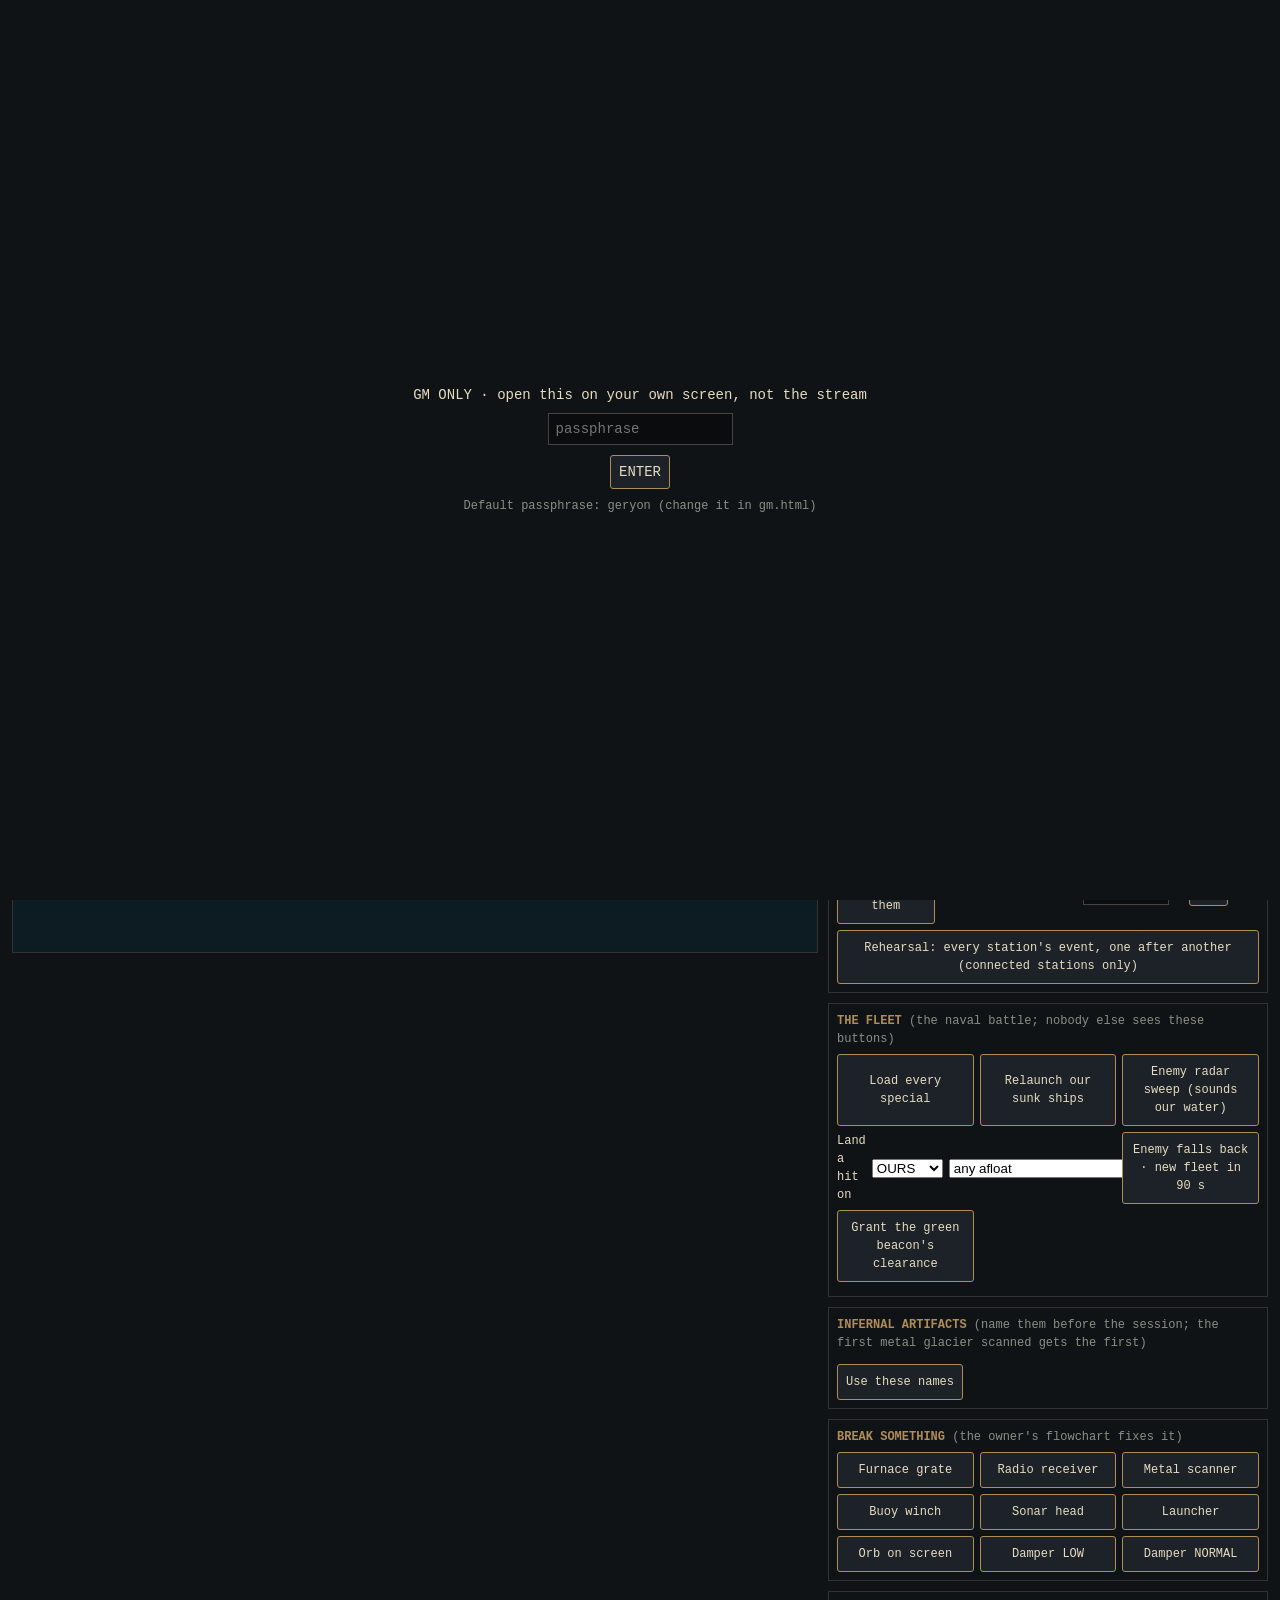
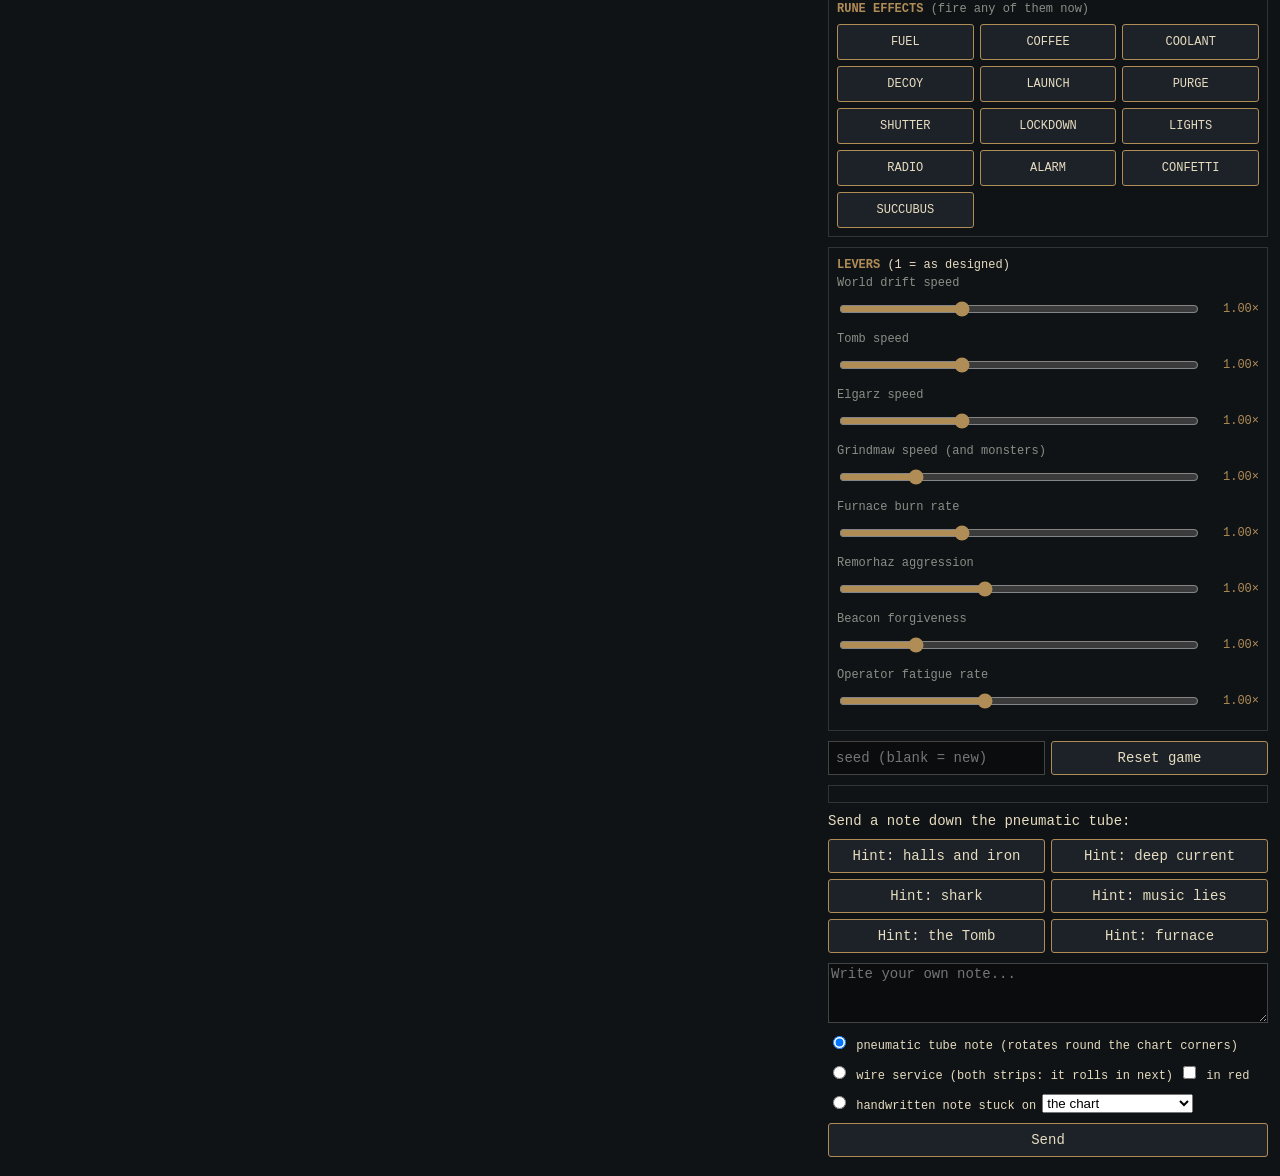
<file: previous/gm.html>
<!doctype html>
<html lang="en">
<head>
<meta charset="utf-8">
<meta name="viewport" content="width=device-width, initial-scale=1">
<title>Last Watch GM</title>
<style>
  :root { --bg: #101316; --fg: #e6dcc0; --dim: #8a8f86; --brass: #b08d57; }
  body { margin: 0; background: var(--bg); color: var(--fg); font: 14px 'IBM Plex Mono', ui-monospace, monospace; }
  header { padding: 10px 16px; border-bottom: 1px solid #333; display: flex; gap: 16px; align-items: center; flex-wrap: wrap; }
  h1 { font-size: 16px; margin: 0; letter-spacing: 2px; color: var(--brass); }
  #status { color: var(--dim); }
  main { display: grid; grid-template-columns: minmax(0, 1fr) 440px; gap: 12px; padding: 12px; }
  canvas { width: 100%; height: auto; background: #0d1b22; border: 1px solid #333; }
  aside { display: flex; flex-direction: column; gap: 10px; }
  button { background: #1d2228; color: var(--fg); border: 1px solid var(--brass); padding: 8px; font: inherit; cursor: pointer; border-radius: 3px; }
  input { background: #0a0c0e; color: var(--fg); border: 1px solid #444; font: inherit; padding: 7px; }
  .grid { display: grid; grid-template-columns: 1fr 1fr; gap: 6px; }
  textarea { width: 100%; height: 60px; background: #0a0c0e; color: var(--fg); border: 1px solid #444; font: inherit; box-sizing: border-box; }
  table { width: 100%; border-collapse: collapse; font-size: 12px; }
  td, th { padding: 3px 4px; border-bottom: 1px solid #222; text-align: left; }
  .el { color: #5cff9d; font-weight: 600; }
  .box { border: 1px solid #333; padding: 8px; font-size: 12px; line-height: 1.5; }
  .box b { color: var(--brass); }
  .tools { display: flex; gap: 6px; flex-wrap: wrap; margin-bottom: 6px; }
  .tools button.on { background: var(--brass); color: #000; }
  .lev { display: grid; grid-template-columns: 1fr 56px; gap: 2px 8px; align-items: center; font-size: 12px; margin-bottom: 6px; }
  .lev > span:first-child { grid-column: 1 / 3; color: var(--dim); cursor: default; user-select: none; }
  .lev input { width: 100%; height: 24px; padding: 0; accent-color: var(--brass); }
  .lev .val { text-align: right; color: var(--brass); }
  #map.dragging { cursor: grabbing; }
  .row2 { display: flex; gap: 6px; align-items: center; font-size: 12px; }
  #gate { position: fixed; inset: 0; background: var(--bg); display: flex; align-items: center; justify-content: center; flex-direction: column; gap: 10px; z-index: 9; }
  @media (max-width: 900px) { main { grid-template-columns: 1fr; } }
</style>
</head>
<body>
<div id="gate">
  <div>GM ONLY · open this on your own screen, not the stream</div>
  <input id="pw" placeholder="passphrase">
  <button id="enter">ENTER</button>
  <div style="color:var(--dim);font-size:12px">Default passphrase: geryon (change it in gm.html)</div>
</div>
<header><h1>THE LAST WATCH · GM TRUTH VIEW</h1><span id="netbox" style="display:none">GAME CODE <input id="room" maxlength="4" size="5" style="text-transform:uppercase;letter-spacing:3px;width:70px"> <button id="joinroom">CONNECT</button> <span id="netstat"></span></span><a href="books.html" target="_blank" style="color:var(--brass)">the three books</a> <a href="books.html?book=all" target="_blank" style="color:var(--brass)">GM copy</a><span id="status">waiting for the game tab...</span></header>
<main>
  <div>
    <div class="tools"><b style="align-self:center;color:var(--brass)">CLICK THE MAP TO:</b>
      <button data-tool="">look only</button><button data-tool="place-elgarz">place / move Elgarz</button><button data-tool="storm">drop a storm</button><button data-tool="shark-to">send the Grindmaw</button><button data-tool="tom-to">send Old Tom</button><span style="color:var(--dim);font-size:12px;align-self:center">· or drag any ice to move it</span><span style="margin-left:12px">zoom</span><button id="zout">−</button><button id="zin">+</button>
    </div>
    <canvas id="map" width="900" height="900"></canvas>
  </div>
  <aside>
    <div class="box" id="elgarz">Elgarz: waiting...</div>
    <div class="grid">
      <button data-cmd="pause">Pause / resume</button>
      <button data-cmd="stoke">Refuel furnace</button>
      <button data-cmd="repair">Repair everything</button>
      <button data-cmd="restock">Refill all beacons</button>
      <button data-cmd="shark-home">Send both hunters away</button>
      <button data-cmd="wake-tom">Wake Old Tom now</button>
      <button data-cmd="calibrate">Calibrate scanner</button>
      <button data-cmd="spawn">Bring Elgarz in now</button>
      <button data-cmd="win">Force win</button>
      <button data-cmd="clear-storms">Clear storms</button>
      <button data-cmd="flip">Flip the rune board</button>
      <button data-cmd="coffee">Fresh coffee</button>
      <button data-cmd="camunlock">Unlock the orb on screen</button>
    </div>
    <div class="box"><b>PASSWORD LOCK</b> <span id="pwtruth" style="color:var(--dim)"></span>
      <div class="grid" style="margin-top:6px">
        <button data-cmd="seal">Ask for the password</button>
        <button data-cmd="lockdown">Lockdown (descend a layer)</button>
        <button data-cmd="unseal">Unlock now</button>
        <button data-cmd="lights-normal">Lights back to normal</button>
        <button data-cmd="shutter-up">Raise the shutters</button>
      </div>
    </div>
    <div class="box"><b>OFFICERS' STATIONS</b> <span id="stationinfo" style="color:var(--dim)"></span>
      <div class="grid" style="margin-top:6px;grid-template-columns:1fr 1fr 1fr 1fr">
        <button data-defence="gunnery">Gunnery: devil fire</button>
        <button data-defence="signals">Signals: the cable</button>
        <button data-defence="engineer">Engineering: the stokehold</button>
        <button data-defence="fleet">Fleet Officer: depth charges</button>
        <button data-defence="gunnery" data-kind="snake">Gunnery: the cable</button>
        <button data-cmd="lights-reset">Engineering: a fresh breaker panel</button>
        <label style="grid-column:2 / -1;display:flex;gap:6px;align-items:center">Repair one <select id="fixone"><option value="">(nothing broken)</option></select><button id="fixonebtn">Repair it now</button></label>
        <button data-cmd="fleet-auto">Deploy the fleet for them</button>
        <label style="grid-column:2 / -1;display:flex;gap:6px;align-items:center">Time between salvos <input id="salvosecs" type="number" min="20" max="300" step="5" value="70" style="width:70px"> s <button id="setsalvo">Set</button></label>
        <button data-cmd="rehearse" style="grid-column:1 / -1">Rehearsal: every station's event, one after another (connected stations only)</button>
      </div>
    </div>
    <div class="box"><b>THE FLEET</b> <span style="color:var(--dim)">(the naval battle; nobody else sees these buttons)</span>
      <div class="grid" style="margin-top:6px;grid-template-columns:1fr 1fr 1fr">
        <button data-cmd="fleet-load">Load every special</button>
        <button data-cmd="fleet-relaunch">Relaunch our sunk ships</button>
        <button data-cmd="fleet-enemyscan">Enemy radar sweep (sounds our water)</button>
        <label style="display:flex;gap:6px;align-items:center;grid-column:1 / 3">Land a hit on <select id="hitside"><option value="ours">OURS</option><option value="theirs">THEIRS</option></select><select id="hitship"></select><button id="landhit">Hit</button></label>
        <button data-cmd="fleet-regroup">Enemy falls back · new fleet in 90 s</button>
        <button data-cmd="clearance">Grant the green beacon's clearance</button>
      </div>
      <div id="fleetgm" style="margin-top:6px;color:var(--dim);font-size:12px"></div>
    </div>
    <div class="box"><b>INFERNAL ARTIFACTS</b> <span style="color:var(--dim)">(name them before the session; the first metal glacier scanned gets the first)</span>
      <div id="arts" style="margin-top:6px"></div>
      <button id="setarts" style="margin-top:6px">Use these names</button>
    </div>
    <div class="box"><b>BREAK SOMETHING</b> <span style="color:var(--dim)">(the owner's flowchart fixes it)</span>
      <div class="grid" style="margin-top:6px;grid-template-columns:1fr 1fr 1fr">
        <button data-break="furnace">Furnace grate</button>
        <button data-break="fuse">Radio receiver</button>
        <button data-break="scanner">Metal scanner</button>
        <button data-break="winch">Buoy winch</button>
        <button data-break="sonarhead">Sonar head</button>
        <button data-break="launcher">Launcher</button>
        <button data-break="cam">Orb on screen</button>
        <button data-damper="low">Damper LOW</button>
        <button data-damper="normal">Damper NORMAL</button>
      </div>
    </div>
    <div class="box"><b>RUNE EFFECTS</b> <span style="color:var(--dim)">(fire any of them now)</span>
      <div class="grid" title="SUCCUBUS rolls two banner covers. Most lift automatically; pull the cord on those that stay." id="runebtns" style="margin-top:6px;grid-template-columns:1fr 1fr 1fr"></div>
    </div>
    <div class="box"><b>LEVERS</b> (1 = as designed)<div id="levers"></div></div>
    <div class="grid">
      <input id="seed" placeholder="seed (blank = new)">
      <button id="reset">Reset game</button>
    </div>
    <div class="box" id="tools"></div>
    <div>Send a note down the pneumatic tube:</div>
    <div class="grid">
      <button data-note="The old sentries swore Coldsteel's bones are iron and its halls ring even and true.">Hint: halls and iron</button>
      <button data-note="The big ones ride the deep water, officer. Read the deep current near your target.">Hint: deep current</button>
      <button data-note="Every ping calls the Grindmaw to the spot. Ping, then move the buoy.">Hint: shark</button>
      <button data-note="Kill the cabin music before you trust anything you hear on the wireless.">Hint: music lies</button>
      <button data-note="Elgarz will not go near the Tomb of Levistus. Watch what turns away from it.">Hint: the Tomb</button>
      <button data-note="Feed the fire, officer, but not too much. Two shovels, never three.">Hint: furnace</button>
    </div>
    <textarea id="custom" placeholder="Write your own note..."></textarea>
    <div class="row2"><label><input type="radio" name="dest" value="note" checked> pneumatic tube note (rotates round the chart corners)</label></div>
    <div class="row2"><label><input type="radio" name="dest" value="ticker"> wire service (both strips: it rolls in next)</label> <label><input type="checkbox" id="wirered"> in red</label></div>
    <div class="row2"><label><input type="radio" name="dest" value="handout"> handwritten note stuck on</label>
      <select id="handoutAt"><option value="chart">the chart</option><option value="orbs">the scrying orbs</option><option value="orbctl">orb control</option><option value="sonar">the sonar</option><option value="currents">currents &amp; wind</option><option value="furnace">the furnace</option><option value="scanner">the scanner</option><option value="radio">the radio (deck)</option><option value="runes">the rune board (deck)</option><option value="launcher">the launcher (deck)</option><option value="case">the case board (deck)</option></select></div>
    <button id="sendnote">Send</button>
    <table id="roster"></table>
  </aside>
</main>
<script type="module">
import { RUNES } from './src/glyphs.js';
import { LAYERS, layerOf } from './src/password.js';
import { MAP, CENTER, REACH, GRID, CELL, TOMB_RADIUS, TUNING as T } from './src/scenario.js';
const PASS = 'geryon';
const gate = document.getElementById('gate');
document.getElementById('enter').onclick = () => { if (document.getElementById('pw').value.trim().toLowerCase() === PASS) gate.remove(); };
document.getElementById('pw').onkeydown = e => { if (e.key === 'Enter') document.getElementById('enter').click(); };

// The link to the game: same computer, or another computer via the code on the game's top bar.
const { openLink, cleanCode, NET_ENABLED } = await import('./src/link.js');
let lastSnapAt = 0;
const ch = openLink(m => { if (m.snap) { const was = Date.now() - lastSnapAt < 4000; lastSnapAt = Date.now(); onSnap(m.snap); if (!was) showNet(); } }, s => { netState = s; showNet(); });
let netState = NET_ENABLED ? 'idle' : 'LOCAL';
const showNet = () => {
  const live = Date.now() - lastSnapAt < 4000;
  const bad = /[0O1IL]/.test(ch.room || '');
  document.getElementById('netstat').innerHTML = !ch.room ? 'enter the code from the game' : bad ? '<span style="color:#ff8a7a">● codes never use 0, O, 1, I or L: check the code</span>' : live ? '<b style="color:#5cff9d">● linked to the game</b>' : netState === 'SUBSCRIBED' ? '<span style="color:#ffb347">● waiting for the game: check the code, and that the game page is open</span>' : '<span style="color:#ff8a7a">● ' + netState.toLowerCase() + '</span>';
};
if (NET_ENABLED) {
  document.getElementById('netbox').style.display = '';
  const saved = (() => { try { return localStorage.getItem('lastwatch-gm-room'); } catch (e) { return ''; } })();
  const join = () => { const c = cleanCode(document.getElementById('room').value); document.getElementById('room').value = c; try { localStorage.setItem('lastwatch-gm-room', c); } catch (e) { } ch.join(c); showNet(); };
  document.getElementById('joinroom').onclick = join;
  document.getElementById('room').onkeydown = e => { if (e.key === 'Enter') join(); };
  if (saved) { document.getElementById('room').value = saved; join(); }
  setInterval(() => { ch.send({ hello: true }); showNet(); }, 3000);
}
ch.postMessage = msg => ch.send(msg);
const RUNES_GM = ['FUEL', 'COFFEE', 'COOLANT', 'DECOY', 'LAUNCH', 'PURGE', 'SHUTTER', 'LOCKDOWN', 'LIGHTS', 'RADIO', 'ALARM', 'CONFETTI', 'SUCCUBUS'];
document.getElementById('runebtns').innerHTML = RUNES_GM.map(f => `<button data-rune="${f}">${f}</button>`).join('');
document.querySelectorAll('[data-rune]').forEach(b => b.onclick = () => ch.postMessage({ cmd: 'rune', arg: { fn: b.dataset.rune } }));
document.querySelectorAll('[data-cmd]').forEach(b => b.onclick = () => ch.postMessage({ cmd: b.dataset.cmd }));
document.querySelectorAll('[data-break]').forEach(b => b.onclick = () => { const id = b.dataset.break === 'cam' ? lastSnap && lastSnap.activeCam : b.dataset.break; if (id) ch.postMessage({ cmd: 'break', arg: { id } }); });
// the artifacts: where each one is, whether it is found, and the names (editable)
let artsKey = '';
function drawArts(s) {
  if (!s.artifacts) return;
  const k = JSON.stringify(s.artifacts.map(a => [a.num, a.found, a.recovered]));
  if (k === artsKey && document.querySelector('#arts input')) { s.artifacts.forEach((a, i) => { const st = document.getElementById('artst' + i); if (st) st.textContent = artStatus(a); }); return; }
  artsKey = k;
  document.getElementById('arts').innerHTML = s.artifacts.map((a, i) => `<div style="display:flex;gap:6px;align-items:center;margin:2px 0"><input data-art="${i}" value="${a.name.replace(/"/g, '&quot;')}" style="flex:1"><span id="artst${i}" style="color:var(--dim);font-size:12px;min-width:190px">${artStatus(a)}</span></div>`).join('');
}
const artStatus = a => (a.num != null ? 'in #' + a.num : a.bergId === null ? 'the first metal glacier scanned' : 'unplaced') + (a.recovered ? ' · RECOVERED' : a.found ? ' · found' : '');
document.getElementById('setarts').onclick = () => ch.postMessage({ cmd: 'artifacts', arg: { names: [...document.querySelectorAll('[data-art]')].map(i => i.value) } });
document.getElementById('setsalvo').onclick = () => ch.postMessage({ cmd: 'salvo', arg: { secs: Number(document.getElementById('salvosecs').value) } });
document.querySelectorAll('[data-defence]').forEach(b => b.onclick = () => ch.postMessage({ cmd: 'defence', arg: { role: b.dataset.defence, kind: b.dataset.kind || (b.dataset.defence === 'gunnery' ? 'missile' : null) } }));
document.getElementById('fixonebtn').onclick = () => { const v = document.getElementById('fixone').value; if (v) ch.postMessage({ cmd: 'repair-one', arg: { id: v } }); };
// the fleet: which ship to hit
const OUR_SHIPS = ['THE WARDEN (Fleet Officer, 4)', 'THE LANTERN (Fleet Officer, 2)', 'THE CINDERWAKE (Gunnery, 3)', 'THE GALLOWS (Signals, 3)', 'THE BRIMSTONE (Engineering, 3)'];
const THEIR_SHIPS = ['THE IRON TITHE (5)', 'THE WAILING SAINT (4)', 'THE BRASS PENITENT (3)', 'THE CINDER WIDOW (3)', 'THE HOLLOW CENSER (2)'];
const fillShips = () => { const side = document.getElementById('hitside').value; document.getElementById('hitship').innerHTML = '<option value="">any afloat</option>' + (side === 'ours' ? OUR_SHIPS : THEIR_SHIPS).map((n, i) => '<option value="' + i + '">' + n + '</option>').join(''); };
document.getElementById('hitside').onchange = fillShips; fillShips();
document.getElementById('landhit').onclick = () => { const v = document.getElementById('hitship').value; ch.postMessage({ cmd: 'fleet-hit', arg: { side: document.getElementById('hitside').value, i: v === '' ? null : Number(v) } }); };
document.querySelectorAll('[data-damper]').forEach(b => b.onclick = () => ch.postMessage({ cmd: 'damper', arg: { mode: b.dataset.damper } }));
let tool = '';
const toolBtns = document.querySelectorAll('[data-tool]');
toolBtns.forEach(b => b.onclick = () => { tool = b.dataset.tool; toolBtns.forEach(x => x.classList.toggle('on', x === b)); });
toolBtns[0].classList.add('on');
// Map: press on any ice and drag it to move it (it moves when you let go). Otherwise a click uses the tool.
let drag = null, swallowClick = false;
const mapPoint = e => { const r = cv.getBoundingClientRect(), cx = (e.clientX - r.left) / r.width * cv.width, cy = (e.clientY - r.top) / r.height * cv.height; return { cx, cy, x: (cx - off) / z, y: (cy - off) / z }; };
document.getElementById('map').addEventListener('mousedown', e => {
  if (!lastSnap) return; const p = mapPoint(e);
  let best = null, bd = 10;
  for (const b of lastSnap.bergs) { const d = Math.hypot(b.x * z + off - p.cx, b.y * z + off - p.cy); if (d < bd) { bd = d; best = b; } }
  if (best) { e.preventDefault(); drag = { id: best.id, num: best.num, x0: best.x, y0: best.y, x: best.x, y: best.y, moved: false }; cv.classList.add('dragging'); }
});
addEventListener('mousemove', e => {
  if (!drag) return; const p = mapPoint(e);
  if (Math.hypot(p.x - drag.x0, p.y - drag.y0) * z > 3) drag.moved = true;
  drag.x = Math.max(0, Math.min(MAP, p.x)); drag.y = Math.max(0, Math.min(MAP, p.y)); draw(lastSnap);
});
addEventListener('mouseup', () => {
  if (!drag) return;
  if (drag.moved) { ch.postMessage({ cmd: 'move-berg', arg: { id: drag.id, x: drag.x, y: drag.y } }); swallowClick = true; }
  drag = null; cv.classList.remove('dragging'); if (lastSnap) draw(lastSnap);
});
document.getElementById('map').addEventListener('click', e => {
  if (swallowClick) { swallowClick = false; return; }
  if (!tool) return;
  const p = mapPoint(e);
  ch.postMessage({ cmd: tool, arg: { x: p.x, y: p.y } });
});
// Ranges kept narrow and steps fine, so a small nudge is a small change. Double-click a name to put it back to 1×.
const LEVERS = [['drift', 'World drift speed', 0.25, 2.5], ['tomb', 'Tomb speed', 0.25, 2.5], ['elgarz', 'Elgarz speed', 0.25, 2.5], ['shark', 'Grindmaw speed (and monsters)', 0.5, 3],
  ['burn', 'Furnace burn rate', 0.25, 2.5], ['remorhaz', 'Remorhaz aggression', 0, 2.5], ['aim', 'Beacon forgiveness', 0.5, 3], ['fatigue', 'Operator fatigue rate', 0, 2.5]];
document.getElementById('levers').innerHTML = LEVERS.map(([k, label, lo, hi]) => `<div class="lev"><span data-reset="${k}" title="double-click to reset">${label}</span><input type="range" min="${lo}" max="${hi}" step="0.05" value="1" data-lever="${k}"><span class="val" id="lv-${k}">1.00×</span></div>`).join('');
const sendLever = (k, v) => { document.getElementById('lv-' + k).textContent = Number(v).toFixed(2) + '×'; ch.postMessage({ cmd: 'lever', arg: { name: k, value: Number(v) } }); };
document.querySelectorAll('[data-lever]').forEach(inp => inp.oninput = () => sendLever(inp.dataset.lever, inp.value));
document.querySelectorAll('[data-reset]').forEach(el => el.ondblclick = () => { const inp = document.querySelector(`[data-lever=${el.dataset.reset}]`); inp.value = 1; sendLever(el.dataset.reset, 1); });
document.getElementById('reset').onclick = () => {
  const seed = Number(document.getElementById('seed').value) || null;
  if (confirm(seed ? `Reset the game with seed ${seed}?` : 'Reset the game with a new random seed?')) ch.postMessage({ cmd: 'reset', seed });
};
document.querySelectorAll('[data-note]').forEach(b => b.onclick = () => { const dest = document.querySelector('[name=dest]:checked').value; ch.postMessage(dest === 'ticker' ? { ticker: b.dataset.note, red: document.getElementById('wirered').checked } : dest === 'handout' ? { handout: { text: b.dataset.note, at: document.getElementById('handoutAt').value } } : { note: b.dataset.note }); });
document.getElementById('sendnote').onclick = () => {
  const v = document.getElementById('custom').value.trim(); if (!v) return;
  const dest = document.querySelector('[name=dest]:checked').value;
  ch.postMessage(dest === 'ticker' ? { ticker: v, red: document.getElementById('wirered').checked } : dest === 'handout' ? { handout: { text: v, at: document.getElementById('handoutAt').value } } : { note: v });
};

const cv = document.getElementById('map'), ctx = cv.getContext('2d');
// zoom out a little to see past the rim; text stays full size
let zoom = 1, z = cv.width / MAP, off = 0, lastSnap = null;
function setZoom(k) { zoom = Math.max(0.6, Math.min(1, Math.round(k * 100) / 100)); z = cv.width * zoom / MAP; off = cv.width * (1 - zoom) / 2; if (lastSnap) draw(lastSnap); }
document.getElementById('zout').onclick = () => setZoom(zoom - 0.1);
document.getElementById('zin').onclick = () => setZoom(zoom + 0.1);
cv.addEventListener('wheel', e => { e.preventDefault(); setZoom(zoom + (e.deltaY < 0 ? 0.05 : -0.05)); }, { passive: false });
const fmt = s => String(Math.floor(s / 60)).padStart(2, '0') + ':' + String(Math.floor(s % 60)).padStart(2, '0');
const COLORS = { red: '#ff4b3a', orange: '#ffb347', green: '#5cff9d' };
const COLS = 'ABCDEFGHIJKL';
const ref = (x, y) => COLS[Math.max(0, Math.min(11, Math.floor(x / CELL)))] + (Math.max(0, Math.min(11, Math.floor(y / CELL))) + 1);
const lampName = s => s ? [...s].map(c => ({ R: 'red', W: 'white', B: 'blue' })[c]).join('-') : '';
function onSnap(s) { lastSnap = s; draw(s); }
// how many ships of a fleet are still afloat
const fleetLeft = (ships, shots) => ships.filter(sh => { const cells = []; for (let i = 0; i < sh.len; i++) cells.push(sh.dir === 'h' ? (sh.x + i) + ',' + sh.y : sh.x + ',' + (sh.y + i)); return !cells.every(k => shots[k] === 'hit'); }).length;
function draw(s) {
  drawArts(s);
  document.getElementById('status').textContent = `seed ${s.seed} · watch ${fmt(s.t)}${s.paused ? ' · PAUSED' : ''}${s.won ? ' · ELGARZ MARKED' : ''} · furnace ${s.furnace.lit ? Math.round(s.furnace.heat) + '°' : 'OUT'}, chute ${s.furnace.chute} · fatigue ${Math.round(s.fatigue * 100)}% · beacons red ${s.beacons} orange ${s.orange} green ${s.green} · scanner ${s.calibrated ? 'calibrated' : 'not calibrated'} · music ${s.music ? 'ON' : 'off'}`;
  document.getElementById('seed').placeholder = `seed (now ${s.seed})`;
  ctx.setTransform(1, 0, 0, 1, 0, 0); ctx.fillStyle = '#081217'; ctx.fillRect(0, 0, cv.width, cv.height);
  ctx.setTransform(1, 0, 0, 1, off, off); ctx.fillStyle = '#0d1b22'; ctx.fillRect(0, 0, MAP * z, MAP * z);
  ctx.strokeStyle = 'rgba(160,200,200,.08)';
  for (let i = 0; i <= GRID; i++) { ctx.beginPath(); ctx.moveTo(i * CELL * z, 0); ctx.lineTo(i * CELL * z, MAP * z); ctx.stroke(); ctx.beginPath(); ctx.moveTo(0, i * CELL * z); ctx.lineTo(MAP * z, i * CELL * z); ctx.stroke(); }
  ctx.fillStyle = 'rgba(232,207,152,.6)'; ctx.font = '11px monospace';
  for (let i = 0; i < GRID; i++) { ctx.fillText(COLS[i], (i + 0.45) * CELL * z, 12); ctx.fillText(String(i + 1), 3, (i + 0.55) * CELL * z); }
  ctx.strokeStyle = 'rgba(232,207,152,.25)'; ctx.setLineDash([2, 5]); ctx.beginPath(); ctx.arc(CENTER.x * z, CENTER.y * z, REACH * z, 0, 7); ctx.stroke(); ctx.setLineDash([]);
  for (const sh of s.shoals || []) { ctx.fillStyle = 'rgba(140,110,70,.25)'; ctx.beginPath(); ctx.arc(sh.x * z, sh.y * z, sh.r * z, 0, 7); ctx.fill(); ctx.fillStyle = 'rgba(220,195,150,.7)'; ctx.font = '10px monospace'; ctx.fillText(sh.name, sh.x * z - 30, sh.y * z); }
  for (const st of s.storms) { ctx.fillStyle = `rgba(220,230,240,${0.15 * st.strength})`; ctx.beginPath(); ctx.arc(st.x * z, st.y * z, st.r * z, 0, 7); ctx.fill(); }
  ctx.strokeStyle = 'rgba(154,208,255,.6)'; ctx.setLineDash([5, 5]); ctx.beginPath(); ctx.arc(s.tomb.x * z, s.tomb.y * z, TOMB_RADIUS * z, 0, 7); ctx.stroke(); ctx.setLineDash([]);
  ctx.fillStyle = '#cfefff'; ctx.beginPath(); ctx.arc(s.tomb.x * z, s.tomb.y * z, 5, 0, 7); ctx.fill();
  ctx.fillStyle = '#ffb347'; ctx.beginPath(); ctx.arc(CENTER.x * z, CENTER.y * z, 5, 0, 7); ctx.fill();
  for (const c of s.cams) {
    const f = c.facing * Math.PI / 180, hf = T.camFov / 2;
    ctx.fillStyle = c.broken ? 'rgba(255,75,58,.1)' : 'rgba(255,179,71,.07)'; ctx.beginPath(); ctx.moveTo(c.x * z, c.y * z);
    for (let a = -hf; a <= hf + 0.01; a += hf / 6) ctx.lineTo(c.x * z + Math.sin(f + a) * T.camRange * z, c.y * z - Math.cos(f + a) * T.camRange * z);
    ctx.fill();
    ctx.fillStyle = c.broken ? '#ff4b3a' : '#e8cf98'; ctx.fillRect(c.x * z - 4, c.y * z - 4, 8, 8); ctx.font = '10px monospace'; ctx.fillText(`${c.name} ${Math.round(c.heat)}°`, c.x * z + 6, c.y * z + 4);
  }
  for (const r of s.remorhazes) { ctx.fillStyle = '#ff7a2a'; ctx.beginPath(); ctx.arc(r.x * z, r.y * z, 4, 0, 7); ctx.fill(); }
  if (s.buoy) { ctx.strokeStyle = 'rgba(92,255,157,.35)'; ctx.beginPath(); ctx.arc(s.buoy.x * z, s.buoy.y * z, T.buoyRadius * z, 0, 7); ctx.stroke(); }
  if (s.lastPing && s.shark.mode === 'hunt') { ctx.strokeStyle = 'rgba(255,75,58,.5)'; ctx.setLineDash([3, 3]); ctx.beginPath(); ctx.moveTo(s.shark.x * z, s.shark.y * z); ctx.lineTo(s.lastPing.x * z, s.lastPing.y * z); ctx.stroke(); ctx.setLineDash([]); }
  ctx.fillStyle = '#ff4b3a'; ctx.beginPath(); ctx.arc(s.shark.x * z, s.shark.y * z, 5, 0, 7); ctx.fill(); ctx.fillText('Grindmaw ' + s.shark.mode, s.shark.x * z + 7, s.shark.y * z);
  if (s.tom.mode !== 'asleep') { ctx.fillStyle = '#ff7a2a'; ctx.beginPath(); ctx.arc(s.tom.x * z, s.tom.y * z, 5, 0, 7); ctx.fill(); ctx.fillText('Old Tom ' + s.tom.mode, s.tom.x * z + 7, s.tom.y * z); }
  for (const b of s.bergs) {
    ctx.fillStyle = b.elgarz ? '#5cff9d' : b.warship ? '#c07a5a' : b.notable ? '#ffd27a' : 'rgba(220,235,240,.45)';
    ctx.beginPath(); ctx.arc(b.x * z, b.y * z, b.elgarz ? 7 : b.large ? 3.5 : 2.2, 0, 7); ctx.fill();
    if (b.tag) { ctx.strokeStyle = COLORS[b.tag]; ctx.lineWidth = 2; ctx.strokeRect(b.x * z - 7, b.y * z - 7, 14, 14); ctx.lineWidth = 1; }
    if (b.warship) { ctx.font = '11px monospace'; ctx.fillText(`#${b.num} warship`, b.x * z + 8, b.y * z + 4); }
    if (b.notable) { ctx.font = (b.elgarz ? '600 ' : '') + '11px monospace'; ctx.fillText(`#${b.num} ${b.name}`, b.x * z + 8, b.y * z + 4); }
  }
  if (s.ghost) { ctx.strokeStyle = '#fff'; ctx.beginPath(); ctx.arc(s.ghost.x * z, s.ghost.y * z, 8, 0, 7); ctx.stroke(); }
  for (const m of s.monsters || []) { ctx.globalAlpha = m.fading ? 0.4 : 1; ctx.fillStyle = '#ff4b3a'; ctx.beginPath(); ctx.arc(m.x * z, m.y * z, 6, 0, 7); ctx.fill(); ctx.font = '10px monospace'; ctx.fillText('monster from #' + m.num, m.x * z + 8, m.y * z + 4); ctx.globalAlpha = 1; }
  if (drag && drag.moved) {
    ctx.strokeStyle = 'rgba(255,255,255,.6)'; ctx.setLineDash([3, 3]); ctx.beginPath(); ctx.moveTo(drag.x0 * z, drag.y0 * z); ctx.lineTo(drag.x * z, drag.y * z); ctx.stroke(); ctx.setLineDash([]);
    ctx.strokeStyle = '#fff'; ctx.lineWidth = 2; ctx.beginPath(); ctx.arc(drag.x * z, drag.y * z, 9, 0, 7); ctx.stroke(); ctx.lineWidth = 1;
    ctx.fillStyle = '#fff'; ctx.font = '11px monospace'; ctx.fillText('#' + drag.num + ' → ' + ref(drag.x, drag.y), drag.x * z + 12, drag.y * z - 8);
  }

  const e = s.bergs.find(b => b.elgarz);
  const p = s.elgarzPlan;
  document.getElementById('elgarz').innerHTML = e
    ? `<b>Elgarz #${e.num}</b> is in <b>${ref(e.x, e.y)}</b>. Radio <b>${e.radio.freq}</b> (${e.radio.band}), ${e.radio.carrier}, lamps show ${lampName(e.radio.shown)}.` +
      (p ? `<br>Entered at the rim in ${ref(p.x, p.y)}; planned camera sightings: ${p.sightings}, first at ${fmt(p.firstSighting)}.` : '')
    : `<b>Elgarz</b> is not in the sea yet. It slips in at ${fmt(s.elgarzAt || 0)}.`;
  const d = s.defence || { live: {}, next: {}, active: {} };
  document.getElementById('stationinfo').innerHTML = ['gunnery', 'signals', 'engineer', 'fleet'].map(r => `${r}: ${d.live[r] ? '<b style="color:#5cff9d">linked</b>' : 'not linked'}${d.active[r] ? ' · <b style="color:#ffb347">PLAYING</b>' : d.next[r] != null ? ' · next ' + fmt(d.next[r]) : ''}`).join(' &nbsp;|&nbsp; ');
  document.getElementById('pwtruth').innerHTML = (s.password ? `password <b style="color:#5cff9d">${s.password.replace(/&/g, '&amp;').replace(/</g, '&lt;')}</b>` : 'no password set yet') +
    ` · ${layerOf(s.pwCap) ? "layer " + LAYERS[layerOf(s.pwCap) - 1].join(" ") : "the gate (base rules)"} · next update ${s.pwNext != null ? fmt(s.pwNext) : "?"}` + (s.seal ? ` · <b style="color:#ffb347">LOCKED (${s.seal.reason}, ${s.seal.mode === 'set' ? 'setting a new password' : s.seal.tries + ' wrong'})</b>` : '') +
    (s.lamps ? ` · lights ${['', 'red', 'green'][s.lamps]}` : '') + (s.shuttered ? ' · shutters down' : '');
  document.getElementById('tools').innerHTML =
    `<b>Scanner code now</b> (from the latest buoy reading): ${s.code ? s.code.map(i => RUNES[i].name).join(' → ') : 'no reading yet'}<br>` +
    `<b>Cabin wireless</b> (music on only): ${s.stations.map(st => `${st.freq} ${st.band}`).join(', ')}<br>` +
    `<b>Rune board</b> page ${s.board.page}: ${s.board.fns.join(' · ')}<br>` +
    `<b>Orb unlock code</b> (the orb on screen): housing rune ${RUNES[s.camCode.rune].name} (${s.camCode.house}); levers WIND ${s.camCode.wind}, TEMP ${s.camCode.temp}; plates ${s.camCode.order.join(' → ')}${s.camUnlocked.length ? ' · unlocked: ' + s.camUnlocked.join(', ') : ''}<br>` +
    `<b>Furnace</b>: ${s.furnaceState.lit ? `heat ${s.furnaceState.heat.toFixed(1)}, burning ${s.furnaceState.burn.toFixed(2)}/s, ${s.furnaceState.n} on` : 'out'} · damper ${s.furnaceState.damper.toUpperCase()} · shed order ${s.furnaceState.priority.join(' > ')}<br>` +
    `<b>Beacons</b>: red ${s.beacons} · orange ${s.orange} · green ${s.green}${s.workshop.curing.length ? ' · in the rack: ' + s.workshop.curing.map(q => q.color + ' ' + Math.ceil(q.left) + 's').join(', ') : ''} · built ${s.workshop.made}<br>` +
    `<b>Fleet</b>: ${!s.fleet || s.fleet.phase === 'off' ? 'none' : s.fleet.phase === 'deploy' ? 'being deployed (the watch is holding)' : 'wave ' + s.fleet.wave + ' · our ships afloat ' + s.fleet.mine.filter(m => m.hits.length < m.len).length + ', theirs ' + s.fleet.enemy.filter(m => m.hits.length < m.len).length + ' · next salvo in ' + Math.max(0, Math.ceil((s.fleet.nextSalvo || 0) - s.t)) + ' s (every ' + s.fleet.salvoEvery + ' s) · ' + (s.commander === 'fleet' ? 'the Fleet Officer commands' : 'the operator commands') + ' · victories ' + s.fleet.wins + ', fleets lost ' + s.fleet.losses + (Object.keys(s.fleet.salvage || {}).length ? ' · <b style="color:#ffb347">' + Object.keys(s.fleet.salvage).length + ' under salvage</b>' : '') + (s.fleet.phase === 'regroup' ? ' · <b style="color:#ffb347">enemy regrouping: new fleet in ' + Math.max(0, Math.ceil(s.fleet.regroupUntil - s.t)) + ' s</b>' : '') + (s.clearance ? ' · <b style="color:#5cff9d">green clearance in progress (question ' + (s.clearance.step + 1) + ' of 2)</b>' : '') + ' · shell checks since the last update ' + (s.shellAsks || 0) + '/3'}<br>` +    `<b>Sonar head</b>: ${s.sonarStrain.length} recent ping${s.sonarStrain.length === 1 ? '' : 's'} (three in 20 s cracks it)<br>` +
    `<b>Broken</b>: ${s.broken.length ? s.broken.join(', ') : 'nothing'}<br>` +
    `<b>Case board</b>: ${s.cases.length ? s.cases.map(c => `#${c.num}${c.permanent ? '' : ' (temp)'} ${c.verdict}`).join(' · ') : 'empty'}`;
  for (const [k, v] of Object.entries(s.levers)) { const inp = document.querySelector(`[data-lever=${k}]`); if (inp && document.activeElement !== inp) { inp.value = v; document.getElementById('lv-' + k).textContent = Number(v).toFixed(2) + '×'; } }
  const notable = s.bergs.filter(b => b.notable || b.warship).sort((a, b) => b.elgarz - a.elgarz);
  { // the one-machine repair list: every broken orb and machine
    const MACH = { furnace: 'Furnace grate', launcher: 'Beacon launcher', winch: 'Buoy winch', fuse: 'Radio receiver', scanner: 'Metal scanner', sonarhead: 'Sonar head' };
    const items = [...s.cams.filter(c => c.broken).map(c => [c.id, c.name + ' orb']), ...(s.brokenIds || []).map(k => [k, MACH[k] || k])];
    const sel = document.getElementById('fixone'), key = items.map(i => i[0]).join();
    if (sel && sel.dataset.k !== key) { const keep = sel.value; sel.dataset.k = key; sel.innerHTML = items.length ? items.map(([id, n]) => '<option value="' + id + '">' + n + '</option>').join('') : '<option value="">(nothing broken)</option>'; if (items.some(i => i[0] === keep)) sel.value = keep; }
  }
  const fg = document.getElementById('fleetgm');
  if (fg && s.fleet && s.fleet.phase !== 'off') fg.innerHTML = 'Specials loaded: ' + ['heavy', 'sounding', 'boost', 'scan'].map(k => k + (s.fleet.loaded[k] ? ' ✓' : ' ✗')).join(' · ') + ' · departments: ' + Object.entries(s.fleet.dept || {}).map(([d, v]) => d + ' ' + v.state + (v.locked ? ' (LOCKED)' : '')).join(', ') + ' · disguised warships: ' + s.bergs.filter(b => b.warship).map(b => '#' + b.num + (b.unmasked ? ' (unmasked)' : '')).join(', ');
  document.getElementById('roster').innerHTML = '<tr><th>#</th><th>Name</th><th>Echo</th><th>Met</th><th>Radio</th><th>Tag</th></tr>' +
    notable.map(b => `<tr class="${b.elgarz ? 'el' : ''}"><td>${b.num}</td><td>${b.name}</td><td>${b.released ? 'emptied' : b.sig}</td><td>${b.metal ? 'yes' : '-'}</td><td>${b.radio ? b.radio.freq + ' ' + b.radio.carrier[0] + ' ' + b.radio.shown + (b.radio.decoded === 'BRW' && b.radio.band === 'MID' ? ' ★TRIAD' : '') : '-'}${b.tombDrawn ? ' (drawn to Tomb)' : ''}</td><td>${b.tag || ''}</td></tr>`).join('') +
    (s.pending.length ? `<tr><td colspan="6" style="color:var(--dim)">Still to arrive: ${s.pending.map(b => b.name).join(', ')}</td></tr>` : '');
}
</script>
</body>
</html>
</file>
<file: playtest/css/style.css>
:root {
  --iron-900: #0b0d10;
  --iron-800: #14181d;
  --iron-700: #1c2127;
  --iron-600: #262c34;
  --brass: #b08d57;
  --brass-hi: #e8cf98;
  --brass-dk: #6e5430;
  --engrave: #d8c79c;
  --phos: #5cff9d;
  --phos-dim: #1f6b45;
  --amber: #ffb347;
  --ghost: #f4f1e6;
  --threat: #ff4b3a;
  --deep: #a98bff;
  --frost: #9ad0ff;
}
* { box-sizing: border-box; }
html, body { margin: 0; height: 100%; background: #050607; overflow: hidden; }
body { font-family: 'IBM Plex Mono', monospace; color: var(--engrave); user-select: none; }
button { font-family: inherit; cursor: pointer; }

#viewport { position: fixed; inset: 0; display: flex; align-items: center; justify-content: center; }
#stage {
  position: relative; width: 1920px; height: 1080px; transform-origin: center center; flex: none;
  background:
    radial-gradient(ellipse at 15% 100%, rgba(255,120,40,.10), transparent 45%),
    repeating-linear-gradient(90deg, rgba(255,255,255,.012) 0 2px, transparent 2px 7px),
    linear-gradient(180deg, #121519, #0a0c0e);
}
#stage.warm { filter: sepia(.25) saturate(1.1); }
#stage.red { filter: hue-rotate(-20deg) saturate(1.2) brightness(.92); }

/* ---------- top bar ---------- */
#topbar { position: absolute; left: 0; top: 0; width: 1920px; height: 60px; display: flex; align-items: center; padding: 0 16px; gap: 24px;
  background: linear-gradient(#1d2228, #121519); border-bottom: 2px solid #000; box-shadow: 0 2px 0 #2b3138; }
.plate { font-family: 'Cinzel', serif; font-weight: 800; letter-spacing: 3px; font-size: 22px; padding: 8px 18px;
  background: linear-gradient(#c9a66b, #8b6b3d); color: #2a1d0c; border-radius: 3px; box-shadow: inset 0 1px 0 #f3d9a4, inset 0 -2px 0 #5d4422, 0 2px 4px #000;
  text-shadow: 0 1px 0 rgba(255,240,200,.5); }
.plate span { font-size: 13px; letter-spacing: 2px; opacity: .75; }
.cabin { display: flex; align-items: center; gap: 12px; margin-left: auto; }
.cabin-label { font-family: 'Cinzel', serif; font-size: 13px; letter-spacing: 3px; color: var(--brass); }
#comforts { position: relative; width: 470px; height: 44px; }
.comfort { position: absolute; top: 2px; width: 86px; height: 40px; border-radius: 20px; border: 2px solid var(--brass-dk);
  background: radial-gradient(circle at 50% 30%, #3a3127, #1b1712); color: var(--brass-hi); font-size: 11px; letter-spacing: 1px;
  transition: left .7s cubic-bezier(.6,-0.4,.3,1.4); box-shadow: 0 2px 0 #000, inset 0 1px 0 rgba(255,220,160,.2); }
.comfort:active { transform: translateY(2px); box-shadow: none; }
.comfort .ico { font-size: 16px; display: block; line-height: 16px; }
#mug { position: relative; width: 26px; height: 30px; border: 2px solid var(--brass); border-radius: 0 0 6px 6px; overflow: visible; cursor: pointer; }
#mug::after { content: ''; position: absolute; right: -9px; top: 6px; width: 8px; height: 12px; border: 2px solid var(--brass); border-left: none; border-radius: 0 6px 6px 0; }
#mugfill { position: absolute; bottom: 0; left: 0; right: 0; height: 0%; background: #3b2312; transition: height .4s; }
#mug .steam { position: absolute; left: 4px; top: -18px; width: 14px; height: 16px; opacity: 0; background: radial-gradient(circle, rgba(255,255,255,.35), transparent 70%); animation: steam 1.6s infinite; }
#mug.hot .steam { opacity: 1; }
@keyframes steam { 0% { transform: translateY(4px) scale(.7); opacity: .0 } 50% { opacity: .8 } 100% { transform: translateY(-8px) scale(1.2); opacity: 0 } }
.clockwrap { display: flex; align-items: center; gap: 12px; }
#watchno { width: 90px; line-height: 1.3; }
.nixie { font-family: 'Share Tech Mono', monospace; color: var(--amber); text-shadow: 0 0 8px rgba(255,160,40,.7); background: #120b04;
  border: 1px solid #3b2a12; padding: 4px 10px; font-size: 24px; border-radius: 3px; box-shadow: inset 0 0 10px #000; }
.nixie.big { font-size: 40px; text-align: center; }
.small-btn { background: #1b1f24; color: var(--engrave); border: 1px solid var(--brass-dk); padding: 6px 10px; font-size: 12px; border-radius: 3px; }

/* ---------- panels ---------- */
.panel { position: absolute; background: linear-gradient(160deg, var(--iron-700), var(--iron-800)); border: 2px solid var(--brass-dk);
  border-radius: 6px; box-shadow: inset 0 0 0 2px #0a0c0e, inset 0 1px 0 rgba(255,255,255,.05), 0 4px 10px #000; padding: 44px 14px 12px; }
.panel::before, .panel::after { content: ''; position: absolute; top: 8px; width: 8px; height: 8px; border-radius: 50%;
  background: radial-gradient(circle at 35% 35%, #d8b77d, #5d4422); box-shadow: 0 1px 1px #000; }
.panel::before { left: 8px; } .panel::after { right: 8px; }
.panel h2 { position: absolute; top: 6px; left: 24px; margin: 0; font-family: 'Cinzel', serif; font-size: 17px; letter-spacing: 3px; color: var(--brass-hi);
  text-shadow: 0 1px 0 #000; }
.panel h2 small { font-family: 'IBM Plex Mono', monospace; font-size: 12px; letter-spacing: 1px; color: #9aa79c; margin-left: 10px; }
.lbl { font-size: 11px; letter-spacing: 2px; color: #a59a7c; text-transform: uppercase; }
.hint { font-size: 12px; color: #8e9a90; margin-top: 6px; }
.screen { position: relative; background: #030806; border: 3px solid #2a2f35; border-radius: 6px; box-shadow: inset 0 0 18px #000, 0 0 0 1px #000; overflow: hidden; }
.screen canvas { display: block; }
.screen.crt::after { content: ''; position: absolute; inset: 0; pointer-events: none;
  background: repeating-linear-gradient(0deg, rgba(0,0,0,.22) 0 1px, transparent 1px 3px), radial-gradient(ellipse, transparent 60%, rgba(0,0,0,.55)); }
.screen.round { border-radius: 50%; width: 306px; height: 306px; position: absolute; left: 14px; top: 46px; }
.offline { position: absolute; inset: 40px 6px 6px; display: flex; align-items: center; justify-content: center; background: rgba(5,7,9,.82);
  font-family: 'Cinzel', serif; letter-spacing: 6px; color: #5a5f66; font-size: 22px; border-radius: 4px; z-index: 5; }
.offline.spin { color: var(--amber); }
.hidden { display: none !important; }
.meter { height: 14px; background: #0d0f12; border: 1px solid #333; border-radius: 2px; overflow: hidden; }
.meter > div { height: 100%; width: 0; background: linear-gradient(90deg, #2c8a55, var(--phos)); box-shadow: 0 0 8px var(--phos); transition: width .15s; }
.lamp { display: inline-block; width: 22px; height: 22px; border-radius: 50%; border: 2px solid #3a3a3a; vertical-align: middle; margin-right: 8px; }
.lamp.off { background: #1d1d1d; }
.lamp.on { background: radial-gradient(circle at 35% 35%, #fff2c2, var(--amber)); box-shadow: 0 0 14px var(--amber); }
.lamp.no { background: radial-gradient(circle at 35% 35%, #ccc, #556); }

/* cameras */
#camscreen { width: 512px; height: 304px; }
#camsel { display: flex; gap: 6px; margin-top: 10px; }
.camb { flex: 1; min-width: 0; height: 72px; line-height: 12px; vertical-align: top; padding-top: 5px !important; background: linear-gradient(#262b31, #171a1e); border: 2px solid #3a3f46; border-radius: 4px; color: var(--engrave);
  font-size: 9px; letter-spacing: 0; padding: 4px; position: relative; text-align: left; }
.camb.active { border-color: var(--brass); box-shadow: 0 0 10px rgba(176,141,87,.5); }
.camb.broken { color: var(--threat); }
.camb .heat { position: absolute; left: 4px; right: 4px; bottom: 17px; height: 6px; background: #111; border-radius: 3px; overflow: hidden; }
.camb .heat div { height: 100%; background: linear-gradient(90deg, #ffb347, #ff4b3a); }
.camb .trem { position: absolute; left: 4px; bottom: 4px; font-size: 9px; color: #888; }
.camb .trem.on { color: var(--threat); animation: blink .5s infinite; }
@keyframes blink { 50% { opacity: .3 } }
#wiper { position: absolute; left: 50%; bottom: -10px; width: 6px; height: 330px; background: #111; transform-origin: bottom center; transform: rotate(-80deg); opacity: 0; border-radius: 3px; z-index: 3; }
#wiper.go { animation: wipe 1.6s ease-in-out; opacity: 1; }
@keyframes wipe { 0% { transform: rotate(-80deg) } 50% { transform: rotate(80deg) } 100% { transform: rotate(-80deg) } }
#repairboard { position: absolute; inset: 0; background: #14110d; z-index: 4; padding: 10px; }
.rb-title { color: var(--threat); font-family: 'Cinzel', serif; letter-spacing: 2px; font-size: 15px; }
.rb-sub { font-size: 11px; color: #a99; margin-bottom: 6px; }
.rb-rows { display: grid; grid-template-columns: 1fr; gap: 4px; }
.rb-row { display: grid; grid-template-columns: 26px 110px 44px 44px 44px 1fr; align-items: center; gap: 6px; font-size: 11px; }
.rb-row .sheath { height: 14px; border-radius: 7px; }
.sheath.brass { background: linear-gradient(#e2c27f, #8b6b3d); }
.sheath.iron { background: linear-gradient(#777, #333); }
.sheath.porcelain { background: linear-gradient(#fff, #c9c4b8); }
.rb-row .act { display: flex; gap: 2px; }
.rb-row .act button { font-size: 10px; padding: 2px 4px; background: #222; color: #ccc; border: 1px solid #444; }
.rb-row .act button.sel { background: var(--brass); color: #000; }
.rb-go { margin-top: 6px; background: #5a1a12; color: #fdd; border: 2px solid #a33; padding: 6px 12px; letter-spacing: 2px; }

/* currents */
#p-cur canvas { background: #070b12; border: 3px solid #2a2f35; border-radius: 6px; }

/* power */
#furnace { position: absolute; left: 14px; top: 46px; width: 150px; height: 226px; }
#furnacedoor { width: 150px; height: 160px; border-radius: 75px 75px 8px 8px; background: #0b0b0b; border: 6px solid #3a2f24;
  box-shadow: inset 0 0 20px #000, 0 0 0 2px #000; overflow: hidden; position: relative; }
#flames { position: absolute; left: 0; right: 0; bottom: 0; height: 0; background: radial-gradient(ellipse at 50% 100%, #fff3b0, #ff9a2e 30%, #c2350f 60%, transparent 75%);
  transition: height 1s; animation: flick .18s infinite alternate; }
#stage.hot #flames { filter: saturate(1.6) brightness(1.4); animation-duration: .07s; }
@keyframes flick { from { filter: brightness(1) } to { filter: brightness(1.25) } }
#furnacebtns { display: flex; gap: 6px; margin-top: 10px; }
#furnacebtns button { flex: 1; height: 50px; border-radius: 4px; letter-spacing: 2px; font-size: 13px; }
#ignite { background: linear-gradient(#7a2414, #4a140a); color: #ffd9b0; border: 2px solid #c25b2c; }
#ignite:disabled { background: #2a2016; color: #6d5a40; border-color: #3a2f24; cursor: default; }
#ignite:not(:disabled) { animation: glowbtn 1.4s infinite; }
@keyframes glowbtn { 50% { box-shadow: 0 0 22px #ff6a2a; } }
#stoke { background: linear-gradient(#3a3027, #1d1813); color: var(--brass-hi); border: 2px solid var(--brass-dk); }
#stoke:active { transform: translateY(2px); }
#stoke:disabled { opacity: .4; cursor: default; }
#heatgauge { position: absolute; left: 178px; top: 46px; width: 30px; height: 200px; background: #0b0d10; border: 2px solid #3a3f46; border-radius: 15px; overflow: hidden; }
#heatzone { position: absolute; left: 0; right: 0; bottom: 40%; height: 45%; background: rgba(92,255,157,.12); border-top: 1px solid rgba(92,255,157,.5); border-bottom: 1px solid rgba(92,255,157,.5); }
#heatgauge::before { content: ""; position: absolute; left: 0; right: 0; top: 0; height: 10%; background: rgba(255,75,58,.25); border-bottom: 1px solid rgba(255,75,58,.7); }
#heatfill { position: absolute; left: 6px; right: 6px; bottom: 0; height: 0; border-radius: 9px 9px 0 0; background: linear-gradient(#ffd27a, #ff6a2a); box-shadow: 0 0 10px #ff8a3a; transition: height .3s; }
#heatfill.hot { background: linear-gradient(#fff, #ff4b3a); box-shadow: 0 0 14px #ff4b3a; }
#heatlbl { position: absolute; left: 174px; top: 252px; font-size: 11px; letter-spacing: 2px; color: #a59a7c; }
#switches { position: absolute; left: 222px; top: 46px; right: 14px; bottom: 40px; display: grid; grid-template-columns: repeat(5, 1fr); gap: 6px; }
.sw { display: flex; flex-direction: column; align-items: center; gap: 6px; font-size: 10px; letter-spacing: 1px; }
.sw .slot { width: 40px; height: 120px; background: #0b0d10; border: 2px solid #3a3f46; border-radius: 20px; position: relative; cursor: pointer; }
.sw .knob { position: absolute; left: 3px; width: 30px; height: 42px; border-radius: 15px; background: linear-gradient(#e8e2d0, #a39d8c); top: 70px; transition: top .15s; box-shadow: 0 2px 3px #000; }
.sw.on .knob { top: 4px; }
.sw .lamp { width: 16px; height: 16px; margin: 0; }
.sw.on .lamp { background: radial-gradient(circle at 35% 35%, #d9ffe6, var(--phos)); box-shadow: 0 0 10px var(--phos); }
.sw.spin .lamp { background: var(--amber); box-shadow: 0 0 10px var(--amber); }
#powcount { color: var(--amber) !important; }
#furnacestat { position: absolute; left: 222px; right: 14px; bottom: 12px; font-size: 12px; color: #cfc6ab; text-align: center; }
#furnacestat.warn { color: var(--threat); animation: blink .6s infinite; }

/* map */
.screen.chart { width: 748px; height: 712px; border-color: #3b3326; background: #0e1a20; }
#mapcanvas { cursor: grab; }
#maptools { position: absolute; left: 8px; top: 8px; display: flex; gap: 6px; }
.tool { background: rgba(20,24,28,.85); color: var(--engrave); border: 1px solid var(--brass-dk); padding: 6px 10px; font-size: 12px; letter-spacing: 1px; border-radius: 3px; }
.tool.sq { width: 30px; padding: 6px 0; }
.tool.armed { background: var(--amber); color: #000; }
#toast { position: absolute; left: 50%; bottom: 14px; transform: translateX(-50%); background: rgba(60,10,6,.92); color: #ffd7c8; padding: 8px 16px;
  font-size: 14px; letter-spacing: 1px; border: 1px solid var(--threat); border-radius: 3px; opacity: 0; transition: opacity .3s; pointer-events: none; white-space: nowrap; }
#toast.show { opacity: 1; }
#toast.info { background: rgba(10,30,20,.92); border-color: var(--phos); color: #d8ffe8; }
#note { position: absolute; right: 12px; top: 50px; width: 260px; background: #e6dcc0; color: #2a1d0c; padding: 12px 14px; font-family: 'Cinzel', serif;
  font-size: 15px; transform: rotate(1.5deg); box-shadow: 0 6px 14px #000; cursor: pointer; }
#note::before { content: 'PNEUMATIC TUBE · CLICK TO DISMISS'; display: block; font-family: 'IBM Plex Mono'; font-size: 9px; letter-spacing: 1px; margin-bottom: 6px; opacity: .6; }

/* lock & beacon */
#lockbox { position: absolute; left: 14px; top: 44px; width: 230px; }
#lockbox .nixie.big { font-size: 30px; padding: 2px 10px; }
#lockinfo { font-size: 12px; margin-top: 6px; line-height: 1.45; color: #cfc6ab; }
#driftbox { position: absolute; left: 262px; top: 44px; width: 230px; }
.toggle2 { display: flex; margin-top: 6px; }
.toggle2 button { flex: 1; height: 58px; background: #15191d; color: #889; border: 2px solid #333; font-size: 14px; letter-spacing: 2px; }
.toggle2 button small { font-size: 11px; letter-spacing: 0; }
.toggle2 button.sel[data-v=surface] { background: #0e2a3a; color: #bfe8ff; border-color: #6fd0ff; box-shadow: inset 0 0 14px rgba(111,208,255,.3); }
.toggle2 button.sel[data-v=deep] { background: #1f163a; color: #dccfff; border-color: var(--deep); box-shadow: inset 0 0 14px rgba(169,139,255,.3); }
#driftinfo { font-size: 12px; margin-top: 6px; line-height: 1.4; color: #9aa; }
#firebox { position: absolute; left: 510px; top: 44px; right: 14px; }
#colors { display: flex; gap: 6px; margin: 4px 0 8px; }
.col { flex: 1; height: 34px; border-radius: 4px; border: 2px solid #222; font-size: 10px; color: #000; font-weight: 600; line-height: 1.05; padding: 0; }
.col.sel { outline: 3px solid #fff; outline-offset: 1px; }
.col[data-c=green] { flex: 1.7; }
#fire { width: 100%; height: 56px; font-family: 'Cinzel', serif; font-size: 20px; letter-spacing: 4px; color: #ffe2c4;
  background: radial-gradient(circle at 50% 30%, #b3331d, #5a140a); border: 3px solid #e07a4a; border-radius: 8px; box-shadow: 0 4px 0 #2a0904, 0 0 18px rgba(255,90,40,.3); }
#fire.green { background: radial-gradient(circle at 50% 30%, #2f8a52, #0d3a1f); border-color: var(--phos); color: #e2ffe9; }
#fire:active { transform: translateY(3px); box-shadow: 0 1px 0 #2a0904; }
#fire:disabled { filter: grayscale(.8) brightness(.6); cursor: default; }
#rack { display: flex; gap: 3px; margin-top: 8px; align-items: flex-end; }
#rack i { width: 10px; height: 20px; border-radius: 3px 3px 6px 6px; background: linear-gradient(#e7c27f, #8b6b3d); display: inline-block; }
#rack i.g { background: linear-gradient(#b9ffd2, #2c8a55); box-shadow: 0 0 6px rgba(92,255,157,.6); }
#rack i.empty { background: #222; box-shadow: none; }
#rack b { width: 10px; }

/* sonar */
#sonarside { position: absolute; left: 336px; top: 46px; right: 14px; }
.bigbtn { width: 100%; height: 64px; font-family: 'Cinzel', serif; font-size: 22px; letter-spacing: 6px; background: radial-gradient(circle at 50% 30%, #2f6e4c, #133524);
  color: #d8ffe8; border: 3px solid #5cff9d; border-radius: 8px; margin-bottom: 12px; box-shadow: 0 4px 0 #04130b; }
.bigbtn:active { transform: translateY(3px); box-shadow: none; }
.paper { background: #e8dfc6; border-radius: 2px; padding: 4px; margin-top: 4px; box-shadow: 0 2px 6px #000; }
#echoinfo { font-size: 12px; margin-top: 8px; line-height: 1.5; }

/* radio */
#p-radio .screen { width: 306px; height: 116px; }
#songlamps { position: absolute; left: 14px; top: 170px; display: flex; gap: 14px; }
#songlamps span { width: 30px; height: 30px; border-radius: 50%; background: #1a1a1a; border: 2px solid #444; transition: background .1s, box-shadow .1s; }
#songlamps span.R { background: radial-gradient(circle at 35% 35%, #ffd2c8, #ff3b2a); box-shadow: 0 0 16px #ff3b2a; }
#songlamps span.W { background: radial-gradient(circle at 35% 35%, #fff, #e6e6e6); box-shadow: 0 0 16px #fff; }
#songlamps span.B { background: radial-gradient(circle at 35% 35%, #dbe8ff, #3b7bff); box-shadow: 0 0 16px #3b7bff; }
#cliplamp { position: absolute; left: 160px; top: 174px; font-size: 12px; letter-spacing: 2px; display: flex; align-items: center; }
#cliplamp .lamp { width: 18px; height: 18px; }
#cliplamp .lamp.on { background: radial-gradient(circle at 35% 35%, #ffd2c8, var(--threat)); box-shadow: 0 0 12px var(--threat); }
#radioreadout { position: absolute; left: 336px; top: 44px; right: 14px; }
#radioreadout .nixie { font-size: 28px; text-align: center; padding: 2px 8px; }
.fine { display: grid; grid-template-columns: repeat(4, 1fr); gap: 4px; margin-top: 6px; }
.fine button { background: #1b1f24; color: var(--engrave); border: 1px solid var(--brass-dk); padding: 5px 0; font-size: 12px; }
#radioreadout .meter { margin-top: 8px; }
#radioreadout .sig { margin-top: 2px; }
#gainrow { display: flex; align-items: center; gap: 6px; margin-top: 6px; font-size: 13px; }
#gainrow input { flex: 1; min-width: 0; }
#gainval { width: 32px; text-align: right; color: var(--amber); }
#freqrow { position: absolute; left: 14px; right: 14px; top: 212px; }
#freqrow input { width: 100%; }
#bandticks { display: flex; justify-content: space-between; font-size: 10px; color: #8e8770; letter-spacing: 1px; margin-top: -2px; }
input[type=range] { -webkit-appearance: none; appearance: none; height: 22px; background: transparent; cursor: pointer; }
input[type=range]::-webkit-slider-runnable-track { height: 8px; background: linear-gradient(90deg, #1b2a22, #23332b); border: 1px solid #3a3f46; border-radius: 4px; }
input[type=range]::-webkit-slider-thumb { -webkit-appearance: none; width: 18px; height: 22px; margin-top: -8px; border-radius: 3px; background: linear-gradient(#e8cf98, #8b6b3d); border: 1px solid #000; box-shadow: 0 2px 3px #000; }
input[type=range]::-moz-range-track { height: 8px; background: #1b2a22; border: 1px solid #3a3f46; border-radius: 4px; }
input[type=range]::-moz-range-thumb { width: 16px; height: 20px; border-radius: 3px; background: linear-gradient(#e8cf98, #8b6b3d); border: 1px solid #000; }

/* scanner */
#aligncanvas { position: absolute; left: 14px; top: 46px; }
#scanstat { position: absolute; left: 14px; top: 186px; width: 200px; font-size: 13px; }
#scanstat .meter { margin: 4px 0 10px; }
#runes { position: absolute; left: 234px; top: 44px; right: 14px; }
#runeside { position: absolute; left: 190px; top: 44px; right: 0; font-size: 12px; line-height: 1.45; color: #9aa; }
#runepad { display: grid; grid-template-columns: repeat(3, 56px); gap: 6px; margin-top: 6px; }
.rune { width: 56px; height: 56px; background: linear-gradient(#2e3238, #1a1d21); border: 2px solid #4a4f56; border-radius: 6px; color: var(--engrave); display: flex; align-items: center; justify-content: center; box-shadow: 0 3px 0 #000; }
.rune:active { transform: translateY(2px); box-shadow: none; }
.rune.done { color: var(--phos); border-color: var(--phos); box-shadow: 0 0 10px rgba(92,255,157,.4); }
.rune:disabled { opacity: .35; }
#runelbl { line-height: 1.4; }
#runestat { font-size: 12px; margin-top: 10px; line-height: 1.5; }

/* overlays */
#winscreen, #intro { position: absolute; inset: 0; background: rgba(0,0,0,.72); display: flex; align-items: center; justify-content: center; z-index: 50; }
.wincard { width: 760px; padding: 40px 50px; text-align: center; background: linear-gradient(#1d2228, #101316); border: 3px solid var(--brass); border-radius: 10px; box-shadow: 0 0 60px rgba(92,255,157,.15); }
.wincard h1 { font-family: 'Cinzel', serif; font-size: 52px; letter-spacing: 6px; color: var(--brass-hi); margin: 10px 0 20px; }
#winscreen h1 { color: var(--phos); text-shadow: 0 0 20px rgba(92,255,157,.6); }
.wincard p { font-size: 18px; line-height: 1.6; color: #d8d2c0; }
.wincard .small { font-size: 13px; letter-spacing: 2px; color: #9a9; }
.wincard button { margin-top: 18px; font-family: 'Cinzel', serif; font-size: 20px; letter-spacing: 4px; padding: 14px 30px; background: linear-gradient(#c9a66b, #8b6b3d); color: #2a1d0c; border: none; border-radius: 4px; }
</file>
<file: css/station.css>
:root { --bg: #0c0e10; --panel: #15181b; --edge: #3a3f46; --brass: #b08d57; --brass-hi: #e8cf98; --ink: #e8dfc6; --dim: #8e9a90; --phos: #5cff9d; --amber: #ffb347; --threat: #ff4b3a; }
* { box-sizing: border-box; }
html, body { margin: 0; background: var(--bg); color: var(--ink); font: 14px/1.45 'IBM Plex Mono', monospace; }
button { font-family: inherit; cursor: pointer; }
.hidden { display: none !important; }
.nixie { font-family: 'Share Tech Mono', monospace; color: var(--amber); font-size: 22px; letter-spacing: 2px; }
.small { font-size: 12px; }
#bar { display: flex; align-items: center; gap: 20px; padding: 10px 16px; background: linear-gradient(#1d2126, #121416); border-bottom: 2px solid var(--brass); }
#bar .plate { font-family: 'Cinzel', serif; font-size: 18px; letter-spacing: 3px; color: var(--brass-hi); }
#bar .plate span { font-size: 13px; color: var(--ink); letter-spacing: 2px; }
#link { display: flex; align-items: center; gap: 8px; font-size: 12px; color: var(--dim); }
#link i { width: 10px; height: 10px; border-radius: 50%; background: #444; }
#link i.on { background: var(--phos); box-shadow: 0 0 8px var(--phos); }
#link i.wait { background: var(--amber); }
#bar .small { margin-left: auto; background: #222; color: #ccc; border: 1px solid #444; padding: 6px 10px; }
#join { display: flex; justify-content: center; padding: 60px 16px; }
.card { background: var(--panel); border: 2px solid var(--brass); border-radius: 6px; padding: 28px 32px; max-width: 640px; text-align: center; box-shadow: 0 10px 30px #000; }
.card h1 { font-family: 'Cinzel', serif; letter-spacing: 4px; color: var(--brass-hi); margin: 0 0 10px; }
#roles { display: flex; gap: 10px; justify-content: center; margin: 18px 0; flex-wrap: wrap; }
#roles button { width: 170px; padding: 14px 8px; background: #1b1712; color: var(--brass-hi); border: 2px solid #6e5430; font: 600 15px 'Cinzel', serif; letter-spacing: 2px; display: flex; flex-direction: column; align-items: center; gap: 2px; }
#roles button small { font: 11px 'IBM Plex Mono', monospace; color: var(--dim); letter-spacing: 1px; }
#roles button.sel { background: var(--brass); color: #000; border-color: var(--brass-hi); }
#roles button.sel small { color: #222; }
#code { font: 28px 'Share Tech Mono', monospace; letter-spacing: 10px; text-align: center; width: 200px; padding: 8px; background: #0a0806; color: var(--amber); border: 2px solid #3a2d1c; text-transform: uppercase; }
.big { display: block; margin: 16px auto 0; padding: 12px 26px; background: #5a1a12; color: #fdd; border: 2px solid #a33; font: 600 16px 'Cinzel', serif; letter-spacing: 3px; }
#desk { display: grid; grid-template-columns: minmax(560px, 1fr) minmax(420px, auto); gap: 16px; padding: 16px; align-items: start; }
.panel { background: var(--panel); border: 1px solid var(--edge); border-radius: 6px; padding: 12px 14px; }
.panel h2 { font-family: 'Cinzel', serif; font-size: 16px; letter-spacing: 3px; color: var(--brass-hi); margin: 0 0 10px; }
.panel h2 small { font: 11px 'IBM Plex Mono', monospace; letter-spacing: 1px; color: var(--dim); margin-left: 8px; }
.lbl { font-size: 11px; letter-spacing: 2px; color: #b9a77c; margin: 6px 0 4px; }
.hint { font-size: 12px; color: var(--dim); }
.btn { background: #1b1712; color: var(--brass-hi); border: 1px solid #6e5430; padding: 6px 12px; font: 600 13px 'IBM Plex Mono', monospace; letter-spacing: 1px; }
.btn.sel { background: var(--brass); color: #000; }
.btn:disabled { opacity: .35; cursor: default; }

/* ---------- the workshop ---------- */
.ws-top { display: flex; gap: 10px; align-items: center; flex-wrap: wrap; }
.ws-stock { margin-left: auto; display: flex; gap: 14px; font-size: 13px; }
.ws-stock b { font: 20px 'Share Tech Mono', monospace; }
.ws-bench { display: grid; grid-template-columns: 230px 1fr; gap: 14px; margin-top: 12px; }
.casing { background: #2a2016; border: 2px solid var(--brass); border-radius: 6px; padding: 10px; text-align: center; }
.casing .serial { font: 30px 'Share Tech Mono', monospace; letter-spacing: 3px; color: #f4f1e6; }
.casing .lampbig { width: 30px; height: 30px; border-radius: 50%; margin: 8px auto 0; border: 2px solid #000; }
.lampbig.R { background: radial-gradient(circle at 35% 35%, #ffd2c8, #ff3b2a); box-shadow: 0 0 14px #ff3b2a; }
.lampbig.Y { background: radial-gradient(circle at 35% 35%, #fff4c8, #ffb020); box-shadow: 0 0 14px #ffb020; }
.lampbig.G { background: radial-gradient(circle at 35% 35%, #d9ffe6, #2bd96b); box-shadow: 0 0 14px #2bd96b; }
.slots { display: grid; gap: 6px; margin-top: 10px; }
.slot { display: flex; align-items: center; gap: 8px; min-height: 46px; border: 2px dashed #6e5430; border-radius: 4px; padding: 4px 8px; font-size: 11px; letter-spacing: 1px; color: #b9a77c; }
.slot.over { border-color: var(--phos); background: rgba(92,255,157,.08); }
.slot.bad { border-color: var(--threat); animation: shake .35s; }
.slot .part { cursor: grab; }
@keyframes shake { 25% { transform: translateX(-4px); } 75% { transform: translateX(4px); } }
.tray { display: grid; gap: 6px; }
.trayrow { display: flex; gap: 6px; align-items: center; flex-wrap: wrap; }
.trayrow .lbl { width: 70px; margin: 0; }
.part { background: #1b1712; border: 1px solid #4a3a22; border-radius: 4px; padding: 3px; cursor: grab; display: inline-flex; }
.part:hover { border-color: var(--brass-hi); }
.part.fitted { opacity: .3; }
.chamber-wrap { margin-top: 12px; display: flex; gap: 16px; align-items: flex-start; flex-wrap: wrap; }
.chamber { display: grid; gap: 0; background: #0a0806; border: 3px solid var(--brass); position: relative; }
.chamber .c { width: 40px; height: 40px; border: 1px dashed #3a2d1c; }
.pieces { display: flex; flex-wrap: wrap; gap: 10px; max-width: 420px; }
.piece { display: grid; gap: 0; cursor: grab; touch-action: none; }
.piece i { width: 32px; height: 32px; display: block; }
.piece i.f { border: 1px solid rgba(0,0,0,.4); }
.chamber .placed { position: absolute; display: grid; cursor: grab; }
.chamber .placed i { width: 40px; height: 40px; display: block; }
.chamber .placed i.f { border: 1px solid rgba(0,0,0,.45); }
.floating { position: fixed; pointer-events: none; z-index: 50; opacity: .85; display: grid; }
.floating i { width: 40px; height: 40px; display: block; }
.floating i.f { border: 1px solid rgba(0,0,0,.45); }
.ws-actions { display: flex; gap: 10px; align-items: center; margin-top: 12px; }
.seal { background: #1f4a3a; color: #d9ffe6; border: 2px solid #2bd96b; padding: 10px 22px; font: 600 15px 'Cinzel', serif; letter-spacing: 3px; }
.ws-msg { font-size: 13px; color: var(--amber); }
.rack { margin-top: 12px; font-size: 13px; }
.rack .q { display: inline-block; padding: 2px 8px; margin: 2px; border: 1px solid #4a3a22; border-radius: 3px; }

/* ---------- the case board (Signals) ---------- */
.cb { width: 100%; border-collapse: collapse; font-size: 13px; }
.cb th { text-align: left; font-size: 10px; letter-spacing: 2px; color: #b9a77c; border-bottom: 1px solid var(--edge); padding: 4px; }
.cb td { border-bottom: 1px solid #22262a; padding: 6px 4px; vertical-align: middle; }
.cb tr.excluded td { opacity: .4; text-decoration: line-through; }
.cb tr.temp td { opacity: .65; }
.cb .num { font: 18px 'Share Tech Mono', monospace; color: var(--brass-hi); }
.cb .rl { display: inline-block; width: 14px; height: 14px; border-radius: 50%; border: 1px solid #000; margin-right: 2px; vertical-align: middle; }
.rl.R { background: #e33b2a; } .rl.W { background: #fff; } .rl.B { background: #3b7bff; }
.cb input { width: 70px; font: 16px 'Share Tech Mono', monospace; letter-spacing: 3px; text-transform: uppercase; background: #0a0806; color: var(--amber); border: 1px solid #3a2d1c; padding: 3px 6px; }
.cb .tile { display: inline-block; padding: 1px 6px; border-radius: 3px; background: #2a261f; }
.cb .T { color: var(--phos); } .cb .F { color: var(--threat); }

/* ---------- the furnace (Engineering) ---------- */
#flog { width: 100%; max-width: 900px; border: 1px solid #2e3a33; border-radius: 4px; display: block; }
.fnums { display: flex; flex-wrap: wrap; gap: 8px; margin-bottom: 10px; }
.fnum { flex: 1 1 110px; background: #0b0f0d; border: 1px solid #2e3a33; border-radius: 4px; padding: 6px 8px; }
.fnum b { display: block; font: 22px 'Share Tech Mono', monospace; color: var(--amber); }
.fnum.big b { color: var(--brass-hi); font-size: 28px; }
.fnum.warn b { color: var(--threat); }
.fnum span { font-size: 10px; letter-spacing: 1px; color: #9aa59c; }
.prio { list-style: none; padding: 0; margin: 6px 0; display: grid; grid-template-columns: repeat(auto-fill, minmax(190px, 1fr)); gap: 6px; }
.prio li { display: flex; align-items: center; gap: 8px; background: #171b18; border: 1px solid var(--edge); border-radius: 4px; padding: 5px 8px; }
.prio li b { color: var(--brass-hi); } .prio li span { flex: 1; }
.prio li i { width: 10px; height: 10px; border-radius: 50%; background: #333; } .prio li i.on { background: var(--phos); }
.prio li button { background: #222; color: #ccc; border: 1px solid #444; font-size: 10px; padding: 2px 6px; }

/* ---------- defence overlay ---------- */
#defence { grid-column: 1 / -1; border: 2px solid var(--threat); box-shadow: 0 0 24px rgba(255,75,58,.35); display: flex; flex-direction: column; align-items: center; }
.dhead { display: flex; gap: 20px; align-items: baseline; margin-bottom: 14px; }
.dhead b { font: 800 26px 'Cinzel', serif; letter-spacing: 5px; color: var(--threat); animation: pulse 1s infinite alternate; }
@keyframes pulse { to { color: #ff9a8a; } }
.dhead span { color: var(--dim); }
#dbody canvas, #dbody svg { border: 2px solid var(--brass); max-width: 100%; max-height: 62vh; width: auto; height: auto; display: block; }
#dbody canvas.aim { cursor: crosshair; }
#dresult { margin-top: 16px; font: 800 24px 'Cinzel', serif; letter-spacing: 4px; }
#dresult.ok { color: var(--phos); } #dresult.bad { color: var(--threat); }
.ms { display: grid; grid-template-columns: repeat(8, 54px); gap: 3px; user-select: none; }
.ms div { width: 54px; height: 54px; display: flex; align-items: center; justify-content: center; font: 600 22px 'Share Tech Mono', monospace; background: #2a3238; border: 2px outset #4a5560; cursor: pointer; }
.ms div.o { background: #12181c; border: 1px solid #22303a; cursor: default; }
.ms div.f::after { content: '⚑'; color: var(--threat); }
.ms div.m { background: #5a1a12; }
.ms div.m::after { content: '✹'; color: #ffb347; }
.ms .n1 { color: #6fa8ff; } .ms .n2 { color: #5cff9d; } .ms .n3 { color: #ff8a7a; } .ms .n4 { color: #c58cff; } .ms .n5 { color: #ffb347; } .ms .n6 { color: #7fd8ff; }
.lo { display: grid; grid-template-columns: repeat(5, 84px); gap: 8px; }
.lo button { width: 84px; height: 84px; border-radius: 8px; background: radial-gradient(circle at 50% 35%, #2a2016, #0d0a06); border: 3px solid #4a3a22; }
.lo button.on { background: radial-gradient(circle at 50% 35%, #fff4c8, #ffb020 55%, #6b4510); border-color: #ffd27a; box-shadow: 0 0 18px #ffb020; }
#alert { position: fixed; inset: 0; z-index: 60; background: rgba(40,4,2,.92); display: flex; align-items: center; justify-content: center; }
#alert h1 { color: var(--threat); }
@media (max-width: 1100px) { #desk { grid-template-columns: 1fr; } }

#leftcol { display: grid; gap: 16px; align-content: start; }
.dhead { flex-wrap: wrap; justify-content: center; }
.dhead b { font-size: 22px; }
.howto { font-size: 13px; color: #cfc6ab; line-height: 1.5; background: #0f1214; border: 1px solid var(--edge); border-radius: 4px; padding: 8px 12px; margin-bottom: 10px; }
.howto b { color: var(--brass-hi); }
.steadygrid { display: flex; gap: 16px; align-items: flex-start; flex-wrap: wrap; }
.ms.small { grid-template-columns: repeat(8, 40px); }
.ms.small div { width: 40px; height: 40px; font-size: 18px; }
.lo6 { display: grid; grid-template-columns: repeat(4, 64px); gap: 8px; }
.lo6 button { width: 64px; height: 64px; border-radius: 6px; background: radial-gradient(circle at 50% 35%, #2a2016, #0d0a06); border: 3px solid #4a3a22; }
.lo6 button.on { background: radial-gradient(circle at 50% 35%, #fff4c8, #ffb020 55%, #6b4510); border-color: #ffd27a; box-shadow: 0 0 12px #ffb020; }
.lo6.rest button { opacity: .25; cursor: default; }
.reward { font-size: 14px; color: var(--phos); margin-top: 8px; min-height: 20px; }
.wiresvg .term, .wiresvg .end { cursor: pointer; }
.wiresvg line { pointer-events: none; }

#lost { position: sticky; top: 0; z-index: 30; background: #5a1a12; color: #fdd; border-bottom: 2px solid #ff4b3a; padding: 8px 16px; text-align: center; font: 600 14px 'IBM Plex Mono', monospace; letter-spacing: 2px; }
#lost small { font-weight: 400; letter-spacing: 0; color: #f0c0b8; }
#firstcard { grid-column: 1 / -1; border: 2px solid var(--brass); }
#firstcard .ft { font-family: 'Cinzel', serif; letter-spacing: 3px; color: var(--brass-hi); }
#firstcard ul { margin: 8px 0 10px; padding-left: 20px; line-height: 1.6; }
#firstcard li b { color: var(--amber); }
#bar #mute { margin-left: auto; }
#bar #mute + #switch { margin-left: 0; }
.panel h2 small { text-transform: none; }
.sonarrow { display: flex; gap: 16px; flex-wrap: wrap; align-items: flex-start; }
#sonarcv { border-radius: 50%; border: 2px solid #2e5a40; background: #020a06; }
#echocv { border: 1px solid #6e5430; display: block; }
#stormwarn { margin-top: 10px; background: #5a1a12; color: #fdd; border: 2px solid #ff4b3a; padding: 8px 12px; font: 600 13px 'IBM Plex Mono', monospace; letter-spacing: 1px; animation: blinkwarn .8s steps(2) infinite; }
@keyframes blinkwarn { 50% { opacity: .55; } }

/* revision 18: the Fleet Officer's station, the cracked glass */
#job.fleetjob { grid-column: 1 / -1; }
#cracks { position: fixed; inset: 0; pointer-events: none; z-index: 60; }
#cracks svg { width: 100%; height: 100%; }
#cracks.sev10 { background: radial-gradient(ellipse at 50% 120%, rgba(60,60,60,.35), transparent 60%); }
#cracks.sev10 svg { animation: crackflick 2.4s steps(2) infinite; }
@keyframes crackflick { 50% { opacity: .7; } }

/* revision 19: the right-hand column, the damage, the clearance, the dispatch */
#rightcol { display: grid; gap: 12px; align-content: start; min-width: 0; }
#rightcol .panel { padding: 10px 12px; }
#rightcol .panel h2 { margin-bottom: 6px; }
#leftcol.wide { grid-column: 1 / -1; }
/* the list tilts every panel but Gunnery's workshop, whose drag-and-drop needs it level */
#leftcol > section, #rightcol, #clearpanel { transition: transform 1.2s cubic-bezier(.3,1.6,.5,1); transform-origin: 50% 0; }
body.tilt #leftcol > section, body.tilt #rightcol, body.tilt #clearpanel { transform: rotate(-6deg); }
body.tilt[data-role="gunnery"] #job { transform: none; }
body.tilt { overflow-x: hidden; }
#redlight { position: fixed; inset: 0; pointer-events: none; z-index: 59; opacity: 0; transition: opacity 1.5s; background: radial-gradient(ellipse at 50% 40%, rgba(255,60,30,.25), rgba(140,0,0,.65)); mix-blend-mode: multiply; }
body.redlight #redlight { opacity: 1; animation: redpulse 2.6s ease-in-out infinite alternate; }
@keyframes redpulse { from { filter: brightness(1); } to { filter: brightness(1.35); } }
#clearpanel { grid-column: 1 / -1; border: 2px solid #5cff9d; box-shadow: 0 0 22px rgba(92,255,157,.3); }
#clearpanel h2 { color: #5cff9d; }
.morsebig { font: 600 30px 'Share Tech Mono', monospace; letter-spacing: 4px; color: #ffd36a; background: #0a0806; border: 1px solid #3a2d1c; border-radius: 4px; padding: 10px 14px; margin: 8px 0; word-break: break-word; }
.morseopts { display: grid; gap: 6px; }
.morseopts div { font: 600 24px 'Share Tech Mono', monospace; letter-spacing: 4px; color: #ffd36a; }
.morseopts b { font: 600 14px 'IBM Plex Mono', monospace; color: #b9a77c; margin-right: 12px; }
.mmboard { display: grid; gap: 5px; min-width: 260px; }
.mmrow { display: flex; gap: 6px; align-items: center; padding: 3px 6px; background: #0f1214; border: 1px solid #22262a; border-radius: 4px; }
.mmrow.cur { border-color: #6e5430; }
.mmlamp { display: inline-block; border-radius: 50%; border: 2px solid #000; }
.mmpegs { display: grid; grid-template-columns: repeat(2, 9px); gap: 3px; margin-left: 10px; }
.mmpegs i { width: 9px; height: 9px; border-radius: 50%; background: #222; border: 1px solid #444; }
.mmpegs i.full { background: #f4f1e6; box-shadow: 0 0 5px #fff; } .mmpegs i.half { background: #7a6a4a; }
.mmpick { display: flex; gap: 5px; flex-wrap: wrap; align-items: center; margin-top: 6px; }
.mmpick button[data-c] { background: none; border: 1px solid #3a2d1c; border-radius: 50%; padding: 2px; }

/* revision 21: the station embedded in the operator's screen (LOOK RIGHT) */
body.embed #bar, body.embed #lost, body.embed #firstcard, body.embed #defence, body.embed #join { display: none !important; }
body.embed #desk { padding: 10px; }
.lo6[style*="56px"] button { width: 56px; height: 56px; }
</file>
<file: css/polish.css>
/* Revision 15 material treatment; Revision 14 layout and game geometry retained. */
body{--brass:#8f9b87;--brass-hi:#e1dfc9;--brass-dk:#53604f;--engrave:#dadfcf;--dim:#b1bdae;--edge:#64725e;--ink:#e3e8d7;--phos:#a9d4ad;--amber:#e3bc78;--threat:#ef9985}
body .panel{background-image:linear-gradient(120deg,#15211eee,#1b2623eb),url('../assets/metal.jpg');background-size:100% 100%,200% 100%;background-position:0 0,0 50%;border:2px solid #59665a;border-top-color:#7b8977;border-radius:10px;box-shadow:inset 0 0 0 2px #0b1712,inset 0 2px 7px #bac8a916,0 6px 9px #0009}
.operator #stage,.operator #deck,.operator #side{background:radial-gradient(ellipse at 20% 70%,#3c493d44,transparent 60%),repeating-linear-gradient(90deg,#ffffff03 0 1px,transparent 2px 6px),linear-gradient(#18251f,#0d1914)}
body .panel h2{font-family:Georgia,serif;font-size:15px;letter-spacing:1.2px;font-weight:bold;background:linear-gradient(115deg,#879785,#d2d9c4 32%,#a5b49a 70%,#798b75);color:#112218;text-shadow:0 1px #ffffff60;border:1px solid #70816a;border-top-color:#e3e7cf;border-bottom:2px solid #40513e;border-radius:3px;padding:2px 18px;box-shadow:0 2px 1px #09170c,0 4px 5px #0008;width:max-content;max-width:calc(100% - 35px);line-height:19px}
body .panel h2 small{font:10px 'IBM Plex Mono',monospace;letter-spacing:0;color:#233829}body .panel h2:before,body .panel h2:after{content:'';position:absolute;top:8px;width:5px;height:5px;border-radius:50%;background:linear-gradient(135deg,#e3e8cd 35%,#31452e 40%,#31452e 55%,#b1bfa1 60%);box-shadow:0 1px 1px #000}body .panel h2:before{left:5px}body .panel h2:after{right:5px}
.officer .panel h2{position:relative;font-size:14px;line-height:20px;margin-bottom:17px;max-width:100%}.operator .panel h2{top:6px;left:20px}
body .lbl{color:#c6d0b8;letter-spacing:1.2px}body .hint{color:#b9c5b5;line-height:1.45}body .nixie{background:linear-gradient(#07130f,#14251c);border:3px inset #65705b;border-radius:4px;padding:3px 6px;color:#e5cb92;text-shadow:0 0 8px #ddab5033;box-shadow:inset 0 3px 8px #0008;font-variant-numeric:tabular-nums}
body button{transition:box-shadow 110ms ease,filter 110ms ease,background-color 110ms ease}body button:not(:disabled):hover{filter:brightness(1.13)}body button:focus-visible,body input:focus-visible,body [tabindex]:focus-visible{outline:3px solid #e5cc8f;outline-offset:3px}body button:disabled{cursor:not-allowed}
body .lookbtn,body .tool,body .small-btn,body .btn,body .fine button,body #damper button,body #furnacebtns button,body .ws-top button,body #bar button,body #repairtabs button{background:linear-gradient(120deg,#54634b,#2c402e 50%,#213524);color:#e4e7d0;border:2px solid #879477;border-bottom:4px solid #152817;border-radius:5px;box-shadow:0 2px 0 #0b190e,inset 0 1px #cad2b044;text-shadow:0 1px #102312}
body button:not(:disabled):active,body .btn.sel,body .lookbtn.sel{box-shadow:inset 0 3px 7px #0009!important;transform:translateY(2px)}body button.sel,body .camb.active{border-color:#d8c998!important;box-shadow:inset 0 0 0 1px #dccb91,0 2px 3px #0007!important}
body .brune,body .rune,body #plates button{background:linear-gradient(125deg,#9aa38b,#526449 35%,#30492e);border:6px solid #122719;border-radius:8px;box-shadow:0 0 0 2px #738567,inset 0 2px 2px #dce0c4,inset 0 -5px 0 #172d18,0 2px 4px #0009;color:#e4e8cf}body .brune.pressed,body .rune.done{box-shadow:0 0 0 2px #adba91,inset 0 4px 8px #0009;color:#eef0d4}body .brune svg,body .rune svg{filter:drop-shadow(0 2px 1px #122112)}body #boardpad{background:#0e211bc9;padding:9px;border:2px inset #60755c;border-radius:8px;transform:translate(-8px,-7px)}
body .camb{background:linear-gradient(#44563d,#1a3022);border:2px solid #718469;border-bottom:4px solid #102415;border-radius:6px;color:#e0e6cb;box-shadow:0 2px 3px #0008}body .camb.active{background:linear-gradient(#647154,#304a35)}body #camscreen{border:6px ridge #6e8169;border-radius:24px;overflow:hidden;box-shadow:0 0 0 3px #0e2318,0 4px 9px #0009}body .screen.round{border:5px ridge #7c8d70;box-shadow:0 0 0 4px #11291b,0 5px 8px #0008}body .screen.chart{border:4px solid #61765d;box-shadow:0 0 0 2px #0e2317,inset 0 0 12px #000}body .screen:after{pointer-events:none}
body .sw .slot{background:linear-gradient(90deg,#41513b,#071b10 40%,#233c28);border:3px solid #6d8162;box-shadow:inset 0 3px 5px #0008;border-radius:16px}body .sw .knob{background:linear-gradient(110deg,#515f43,#c7cead 40%,#8d9b78);border:2px solid #3e5537;border-radius:12px;box-shadow:1px 4px 4px #000b}body .lever button{background:#213825;border-color:#718867;color:#d5dfc4}body .lever button.sel{background:linear-gradient(#d7d8b9,#899c75);color:#122917}body .turnbtn{background:linear-gradient(120deg,#6b7b59,#263d25);border:7px solid #142719;box-shadow:0 0 0 2px #839573,inset 0 1px #cad6b5,inset 0 -5px #102112;border-radius:9px;font-size:32px}
body #chute2{display:grid;grid-template-columns:repeat(2,24px);justify-content:center;gap:13px;padding:13px;background:#0c2014;border:3px inset #607356;border-radius:7px}body #chute2 i{width:23px;height:23px;border:4px solid #718261;border-radius:50%;background:radial-gradient(circle at 30% 25%,#778368,#142417 70%);box-shadow:0 0 0 2px #0b1a10}body #chute2 i.f{background:radial-gradient(circle at 30% 25%,#fff0bf,#c9a967 40%,#7e663b 80%);box-shadow:0 0 0 2px #0b1a10,0 0 7px #c9a96744}
body #colors .col{background:linear-gradient(110deg,#738364,#304b31)!important;border:3px ridge #9aaa85;color:#edf0d9;min-height:42px;border-radius:5px;text-shadow:0 1px #193021}body #colors .col[data-c=red]{border-top-color:#ec9880}body #colors .col[data-c=orange]{border-top-color:#e9c17b}body #colors .col[data-c=green]{border-top-color:#a7d4ac}body #colors .col small{font-size:8px}body #fire,body .seal{background:linear-gradient(#805444,#493326);border:4px ridge #a58e68;border-radius:6px;color:#f3e4c4;box-shadow:0 4px 0 #1b2617,inset 0 1px #e0c79c44;font-family:Georgia,serif}body #shotreport{max-height:118px;overflow:auto}body .aimwhy{font-size:12px;line-height:1.4}body #ticker,body #repairboard{border:3px inset #69825d;background:#0b1d12;box-shadow:inset 0 4px 10px #0009}
body #topbar,body #deckbar,body #sidebar,body #bar{background:linear-gradient(#40503a,#1a2d20 45%,#122318);border-bottom:3px ridge #71815d}body .plate{background:linear-gradient(110deg,#a7b08c,#d6d9b9,#909f7b);color:#183020;border:2px outset #a1ad83;border-radius:3px;box-shadow:0 3px 4px #0008;text-shadow:0 1px #f3f0c855}body .plate span{color:#304331}body .plate.title{font-size:19px;padding:4px 12px}body .plate.title span{font-size:10px}body .paper,body .jnote{box-shadow:2px 4px 7px #0008}body #furnacedoor{border:7px ridge #6b7d5b;box-shadow:inset 0 0 22px #000,0 0 0 2px #102317}
body input[type=range]{accent-color:#baca9b}
.officer{background:radial-gradient(ellipse at 10% 0,#354b3744,transparent 65%),#0e1f16;color:#e3e8d7}.officer .panel{padding:15px 17px}.officer #bar .plate{padding:5px 12px;font-size:17px}.officer #bar .plate span{font-size:11px}.officer .casing{background:linear-gradient(115deg,#687650,#293f2b 65%);border:4px ridge #88996d;box-shadow:inset 0 0 0 3px #1c311f,3px 5px 8px #0008}.officer .slot{background:#0b2014;border:2px inset #6f885e;box-shadow:inset 0 3px 6px #0008;color:#ccd9b9}.officer .part{background:linear-gradient(#667b50,#314e2e);border:2px outset #91a573;border-radius:5px;box-shadow:0 2px 3px #0008}.officer .part:hover{background:#587647}.officer .chamber{border:5px ridge #88986c;background:#0d2015;box-shadow:inset 0 0 15px #000}.officer .ws-top,.officer .ws-actions{padding:8px;background:#10271a;border:1px solid #536b47;border-radius:5px}.officer .card{background:linear-gradient(130deg,#2a3c28,#122618);border-color:#7f9566}.officer #jobbody .hint{margin-top:8px}
@media(prefers-reduced-motion:reduce){body *,body *:before,body *:after{animation:none!important;transition:none!important;scroll-behavior:auto!important}}
body.no-motion *,body.no-motion *:before,body.no-motion *:after{animation:none!important;transition:none!important}
/* Final legibility and feedback pass. */
.officer #bar .plate,.officer #bar .plate span{color:#14271c;text-shadow:0 1px #f2f3d688}.operator .plate.title{font-size:16px;letter-spacing:1.5px;white-space:nowrap}.operator .plate.title span{font-size:9px;letter-spacing:.4px}body .part{transition:box-shadow 120ms,filter 120ms}body .part:active{box-shadow:0 5px 10px #0009;filter:brightness(1.15)}body .slot.over{border-style:solid;border-color:#c1d4a0;background:#304b2f;box-shadow:inset 0 0 0 2px #162a18}
body .press-confirm{animation:press-confirm 220ms ease-out}@keyframes press-confirm{0%{filter:brightness(.9)}45%{filter:brightness(1.22)}100%{filter:none}}body .officer .panel{animation:none}
body input[type=range]{appearance:none;height:8px;background:#0a1d10;border:2px inset #617653;border-radius:4px}body input[type=range]::-webkit-slider-thumb{appearance:none;width:17px;height:24px;border-radius:4px;border:2px solid #748660;background:linear-gradient(100deg,#607549,#d2d7af 45%,#82966a);box-shadow:1px 2px 4px #0008}
body .no-motion{animation:none!important}.operator #p-cams .hint{font-size:11px;line-height:1.3}.operator #camopenhint{font-size:11px;line-height:1.3}

/* Uploaded material pass: original PNGs rendered without destructive image edits. */
body .panel{background:linear-gradient(#0002,#0005),url('../assets/materials.jpg') left center/200% 100%;border-color:#55594f;box-shadow:inset 0 0 0 2px #101714,inset 0 2px 6px #b7bba02b,0 5px 9px #000a}
.operator #stage,.operator #deck,.operator #side,.officer{background:#1c201e url('../assets/materials.jpg') right center/200% 100%}
body .panel h2,body .plate{background:transparent url('../assets/plate.png') center/108% 248% no-repeat;border:0;border-radius:0;box-shadow:none;color:#24251f;text-shadow:0 1px #fff7;padding:5px 28px;line-height:20px;min-height:30px}
body .panel h2:before,body .panel h2:after{display:none}body .panel h2 small,body .plate span{color:#33372f}
body .brune,body .rune,body #plates button,body .turnbtn{background:#111713 url('../assets/cap.png') center/150% 150% no-repeat;border:2px solid #111b16;border-radius:9px;box-shadow:0 0 0 2px #303b32,0 3px 5px #000a;color:#f1e6c8;text-shadow:0 1px 3px #000}
body .brune.pressed,body .rune.done,body .brune:active{background-size:145% 145%;filter:brightness(.85);transform:translateY(2px);box-shadow:inset 0 3px 7px #000,0 0 0 2px #7e866b}
body #boardpad{background:#11191499;border-color:#4a5548}body #chute2 i{background:transparent url('../assets/lamp.png') center/135% 135%;border:0;box-shadow:none;filter:brightness(.32);width:25px;height:25px}body #chute2 i.f{background:transparent url('../assets/lamp.png') center/135% 135%;filter:brightness(1.1);box-shadow:0 0 9px #f89e3833}



body .paper,body .jnote{background:#dfdacb url('../assets/paper.jpg') center/500px;color:#292f29}


/* Grate sits in front of the live fire without blocking input. */
body #furnacedoor::after{content:'';position:absolute;inset:0;pointer-events:none;z-index:2;border-radius:inherit;background:repeating-linear-gradient(90deg,transparent 0 18px,#111513 18px 21px,#66695b 21px 23px,#292d27 23px 27px,transparent 27px 39px);box-shadow:inset 0 0 12px #000b}


body .panel h2,body .plate{isolation:isolate;background:none;padding-left:24px;padding-right:24px;position:relative}
body .panel h2 .plate-art,body .plate .plate-art{position:absolute;inset:0;z-index:-1;pointer-events:none;display:flex;color:inherit}
.plate-art svg{height:100%;display:block}.plate-left,.plate-right{width:17px;flex:none}.plate-middle{flex:1;width:1px}
body #camscreen{border:0;border-radius:34px;box-shadow:0 2px 7px #000;background:#091113}
body #camscreen:before{content:'';position:absolute;inset:0;background:url('../assets/porthole.png') center/106% 222% no-repeat;z-index:9;pointer-events:none}
body .wiresvg{border:5px ridge #62695e;border-radius:9px}

body.operator .panel h2{position:absolute}body #camcanvas{position:absolute;left:35px;top:27px;width:442px;height:250px}body #camscreen .offline{inset:27px 35px;font-size:18px}
</file>
<file: css/banners.css>
.study-curtain{position:absolute;inset:0;z-index:90;overflow:hidden;border-radius:inherit;pointer-events:auto;touch-action:none;isolation:isolate}.curtain-cloth{position:absolute;inset:0;background:linear-gradient(90deg,#312f24,#5b5340 50%,#272b21);clip-path:inset(0 0 calc((1 - var(--drop,0))*100%) 0);box-shadow:inset 0 0 25px #0008}.curtain-cloth img{display:block;width:100%;height:100%;object-fit:contain;pointer-events:none}.curtain-cloth:after{content:'';position:absolute;inset:0;background:linear-gradient(90deg,#0003,transparent 9%,transparent 90%,#0004);pointer-events:none}.curtain-hem{position:absolute;left:0;right:0;top:calc(var(--drop,0)*100% - 9px);height:9px;background:linear-gradient(#d0bd8b,#72603a 40%,#b5a06b 65%,#574c30);box-shadow:0 4px 5px #0009;z-index:2}.curtain-roller{position:absolute;left:0;right:0;top:0;height:15px;background:linear-gradient(#364738,#a2ad88 30%,#53664a 55%,#172d1e);border:2px solid #263b27;border-radius:4px;box-shadow:0 4px 6px #0008;z-index:3}.curtain-cord{position:absolute;right:7px;top:12px;width:3px;height:calc(32px + var(--tug,0px));background:#cabc92;box-shadow:1px 1px 2px #000;z-index:4}.curtain-cord:after{content:'';position:absolute;bottom:-10px;left:-4px;width:11px;height:16px;background:linear-gradient(90deg,#7c683f,#cbb17a,#796641);border-radius:50%}

body.asset-off .fleet-art{display:none}

.curtain-greeting{position:absolute;left:15px;top:25px;padding:7px 12px;background:#e8debb;color:#28251f;font:italic bold 22px Georgia;box-shadow:0 2px 5px #0007;z-index:3}.curtain-greeting span{color:#b92035}
body .curtain-pull{position:absolute;top:12px;right:14px;width:66px;height:130px;border:0;background:transparent;box-shadow:none;z-index:5;padding:0;cursor:pointer;touch-action:manipulation;color:#211c13}
.curtain-pull .rope{position:absolute;top:0;bottom:32px;left:31px;width:5px;background:repeating-linear-gradient(30deg,#e2c98d 0 3px,#8a704b 3px 5px);box-shadow:2px 1px 2px #000}
.curtain-pull .pull-handle{position:absolute;bottom:0;left:0;right:0;padding:10px 3px;border:2px solid #483c28;border-radius:9px;background:linear-gradient(#f4e0a5,#ab8a48);font:bold 12px system-ui;box-shadow:0 3px 4px #000a}
.waiting .pull-handle{outline:3px solid #edca80;outline-offset:3px}body .curtain-pull:focus-visible{outline:3px solid white;outline-offset:3px}body.asset-off .plate-art{display:none}

.cordless .curtain-pull{visibility:hidden;pointer-events:none}
.underposter{visibility:hidden}
</file>
